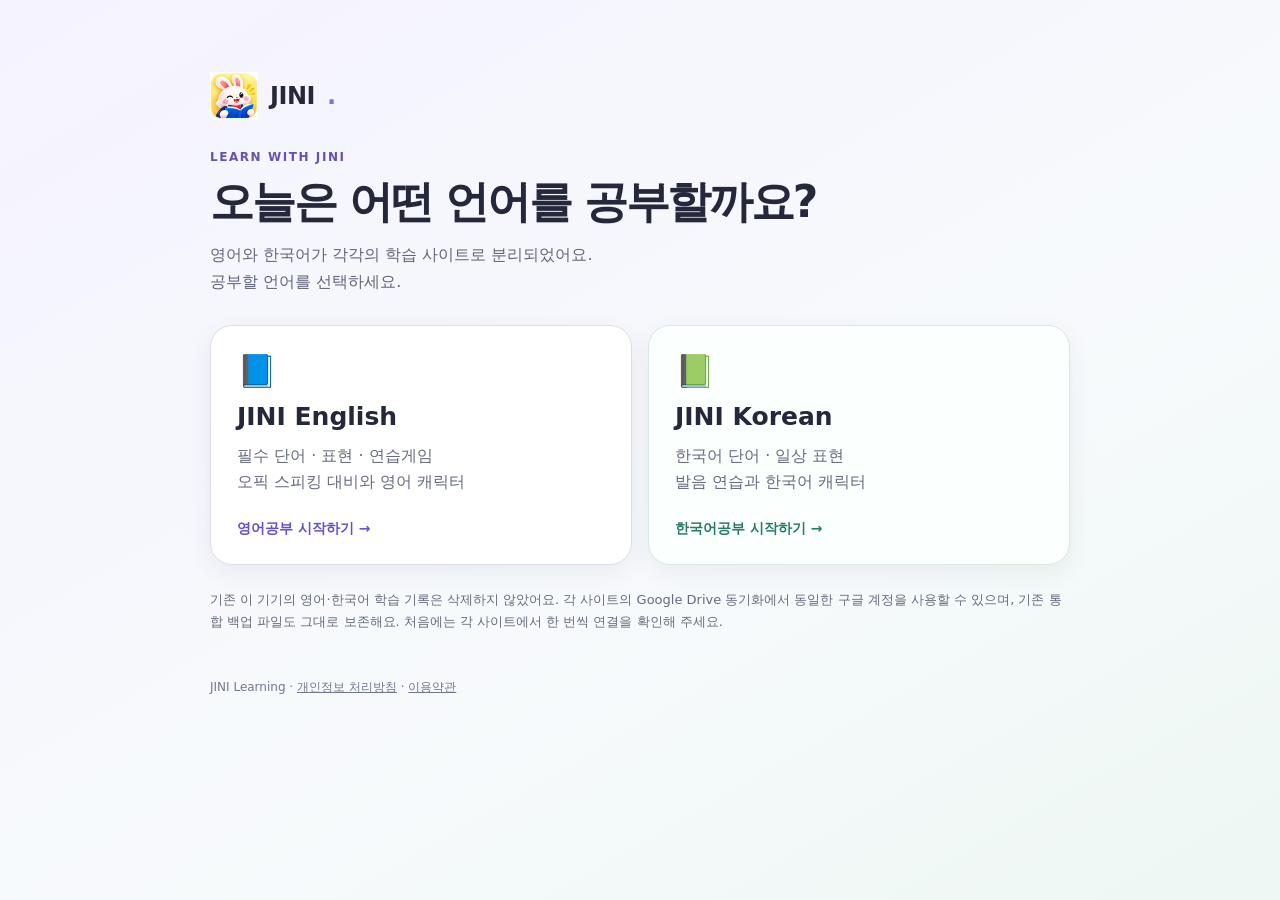
<file: index.html>
<!doctype html>
<html lang="ko">
<head>
<meta charset="utf-8">
<meta name="viewport" content="width=device-width, initial-scale=1">
<meta name="theme-color" content="#6859d9">
<title>JINI — 학습 언어 선택</title>
<link rel="icon" type="image/svg+xml" href="icons/jini-bunny.svg">
<link rel="manifest" href="manifest.webmanifest">
<style>
:root{color-scheme:light dark;font-family:system-ui,-apple-system,"Noto Sans KR",sans-serif}
*{box-sizing:border-box}
body{min-height:100dvh;margin:0;background:linear-gradient(150deg,#f5f3ff,#f7fafc 60%,#edf7f3);color:#25273b}
main{width:min(860px,calc(100% - 32px));margin:0 auto;padding:clamp(42px,8vh,96px) 0 40px}
.brand{display:flex;align-items:center;gap:12px;font-size:24px;font-weight:800;letter-spacing:-.02em}
.brand img{width:48px;height:48px}
.eyebrow{font-size:12px;text-transform:uppercase;letter-spacing:.13em;font-weight:800;color:#6752a9;margin:30px 0 10px}
h1{font-size:clamp(28px,4vw,44px);letter-spacing:-.05em;line-height:1.25;margin:0 0 12px}
.lead{color:#606579;line-height:1.7;margin:0 0 30px}
.cards{display:grid;grid-template-columns:repeat(2,minmax(0,1fr));gap:16px}
.card{display:flex;flex-direction:column;gap:12px;border:1px solid #ddddeb;background:#fff;border-radius:22px;padding:26px;text-decoration:none;color:#25273b;box-shadow:0 8px 25px #3c385012;min-height:240px;transition:transform .15s,box-shadow .15s}
.card:hover,.card:focus-visible{transform:translateY(-3px);box-shadow:0 14px 32px #3c385024;outline:2px solid #8b7aef;outline-offset:2px}
.card.korean{border-color:#d8e9df;background:#fbfffd}
.emoji{font-size:32px}.card h2{font-size:25px;margin:0}.card p{line-height:1.6;color:#656b7c;margin:0}
.card strong{margin-top:auto;color:#6252ca;font-size:14px}.card.korean strong{color:#277b66}
.note{font-size:13px;line-height:1.7;color:#656b7c;margin-top:24px}
footer{margin-top:45px;font-size:12px;color:#71778b}
footer a{color:inherit}
@media(max-width:640px){.cards{grid-template-columns:1fr}.card{min-height:194px;padding:23px}}
@media(prefers-color-scheme:dark){body{background:linear-gradient(150deg,#1c1930,#171d25 65%,#152a25);color:#f4f3fb}.card{background:#27283b;color:#f4f3fb;border-color:#49485d}.card.korean{background:#1d3532;border-color:#41645c}.card p,.lead,.note,footer{color:#b8bdd0}.eyebrow{color:#b9a4ff}.card strong{color:#b9a4ff}.card.korean strong{color:#9ae0cd}}
</style>
</head>
<body>
<main>
  <div class="brand"><img src="icons/jini-bunny.svg" alt="">JINI<span style="color:#8170e7">.</span></div>
  <p class="eyebrow">Learn with JINI</p>
  <h1>오늘은 어떤 언어를 공부할까요?</h1>
  <p class="lead">영어와 한국어가 각각의 학습 사이트로 분리되었어요.<br>공부할 언어를 선택하세요.</p>
  <div class="cards">
    <a class="card english" href="english/" aria-label="JINI English 영어공부 바로가기">
      <span class="emoji" aria-hidden="true">📘</span>
      <h2>JINI English</h2>
      <p>필수 단어 · 표현 · 연습게임<br>오픽 스피킹 대비와 영어 캐릭터</p>
      <strong>영어공부 시작하기 →</strong>
    </a>
    <a class="card korean" href="korean/" aria-label="JINI Korean 한국어공부 바로가기">
      <span class="emoji" aria-hidden="true">📗</span>
      <h2>JINI Korean</h2>
      <p>한국어 단어 · 일상 표현<br>발음 연습과 한국어 캐릭터</p>
      <strong>한국어공부 시작하기 →</strong>
    </a>
  </div>
  <p class="note">기존 이 기기의 영어·한국어 학습 기록은 삭제하지 않았어요. 각 사이트의 Google Drive 동기화에서 동일한 구글 계정을 사용할 수 있으며, 기존 통합 백업 파일도 그대로 보존해요. 처음에는 각 사이트에서 한 번씩 연결을 확인해 주세요.</p>
  <footer>JINI Learning <span aria-hidden="true">·</span> <a href="privacy.html">개인정보 처리방침</a> <span aria-hidden="true">·</span> <a href="terms.html">이용약관</a></footer>
</main>
</body>
</html>
</file>
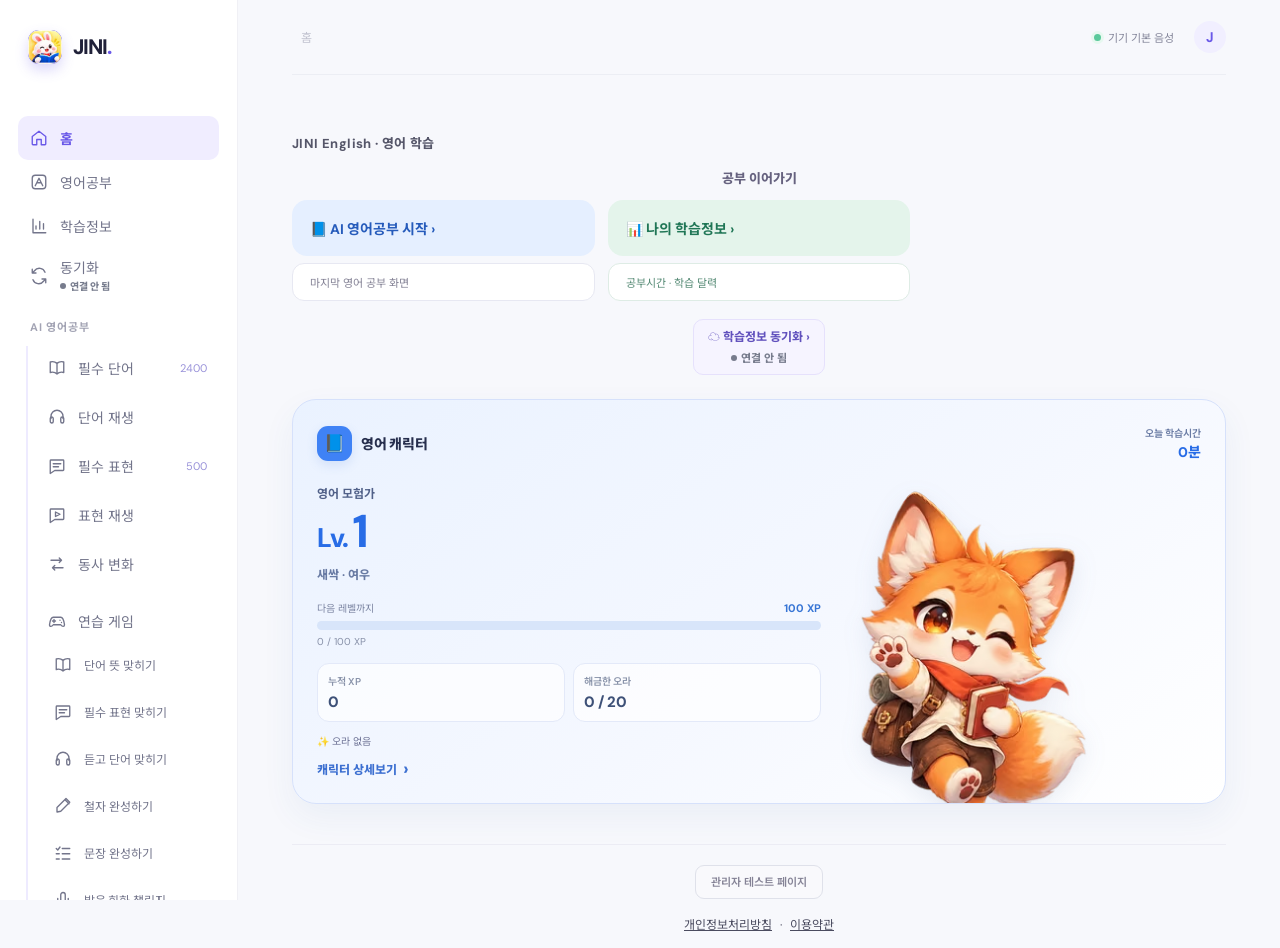
<file: english/index.html>
<!doctype html>
<html lang="ko">
<head>
  <meta charset="utf-8">
  <base href="../">
  <script>window.JINI_APP_MODE="english";document.documentElement.dataset.jiniMode="english";</script>
  <style>html[data-jini-mode="english"] #korean-study-menu,html[data-jini-mode="english"] #korean-menu-label,html[data-jini-mode="english"] #korean-study-hub{display:none!important}</style>
  <meta name="viewport" content="width=device-width, initial-scale=1">
  <meta name="theme-color" content="#6958e8">
  <link rel="manifest" href="english/manifest.webmanifest?v=20261023-split-v1">
  <link rel="icon" type="image/svg+xml" href="icons/jini-bunny.svg?v=20261019-bunny-v1">
  <title>JINI English — 영어공부</title>
  <link rel="preconnect" href="https://fonts.googleapis.com">
  <link rel="preconnect" href="https://fonts.gstatic.com" crossorigin>
  <link href="https://fonts.googleapis.com/css2?family=DM+Sans:wght@400;500;600;700;800&family=Noto+Sans+KR:wght@400;500;600;700;800&display=swap" rel="stylesheet">
  <link rel="stylesheet" href="styles.css?v=20261021-home-tabs-info-sync-v1">
  <link rel="stylesheet" href="korean-game.css?v=20261021-page-bottom-spacing-v1">
  <link rel="stylesheet" href="english-game.css?v=20261021-page-bottom-spacing-v1">
  <link rel="stylesheet" href="game-character.css?v=20261018-growth-aura-1">
  <link rel="stylesheet" href="game-character-aura.css?v=20261018-aura-2">
  <link rel="stylesheet" href="game-character-reward.css?v=20261018-reward-demo-v1">
  <link rel="stylesheet" href="home-characters.css?v=20261021-home-time-heading-v2">
  <link rel="stylesheet" href="study-time.css?v=20261021-study-info-tab-visible-v2">
  <link rel="stylesheet" href="jini-chrome-launch.css?v=20261018-number-left-v1">
  <link rel="stylesheet" href="jini-install.css?v=20261018-number-left-v1">
  <link rel="stylesheet" href="jini-address-bar.css?v=20261018-standalone-address-v1">
  <link rel="stylesheet" href="admin-preview.css?v=20261021-admin-footer-v2">
  <link rel="stylesheet" href="english-expressions.css?v=20261021-page-bottom-spacing-v1">
  <link rel="stylesheet" href="opic.css?v=20261114-speaking-choice-v1">
  <link rel="stylesheet" href="opic-mock.css?v=20261021-page-bottom-spacing-v1">
  <link rel="stylesheet" href="toeic-speaking.css?v=20261114-contrast-v3">
  <link rel="stylesheet" href="toeic-exam.css?v=20261114-menus-exam-v1">
  <link rel="stylesheet" href="jini-sync.css?v=20261021-usage-breakdown-v1">
  <link rel="stylesheet" href="navigation.css?v=20261021-site-data-usage-v1">
</head>
<body>
  <div class="app-shell">
    <aside class="sidebar" data-study="home">
      <a class="brand" href="#" aria-label="JINI 홈">
        <span class="brand-mark"><img class="brand-bunny" src="icons/jini-bunny.svg?v=20261019-bunny-v1" width="34" height="34" alt="" aria-hidden="true"></span>
        <span>JINI<span class="brand-dot">.</span></span>
      </a>

      <nav class="home-nav" aria-label="기본 메뉴">
        <button class="nav-item active" data-page="home">
          <span class="nav-icon" aria-hidden="true"><svg viewBox="0 0 24 24" fill="none" stroke="currentColor" stroke-width="1.8" stroke-linecap="round" stroke-linejoin="round" focusable="false"><path d="m3 10 9-7 9 7v10a1 1 0 0 1-1 1h-5v-7H9v7H4a1 1 0 0 1-1-1Z"/></svg></span><span>홈</span>
        </button>
        <button class="nav-item home-study-shortcut" data-page="study-menu" type="button">
          <span class="nav-icon" aria-hidden="true"><svg viewBox="0 0 24 24" fill="none" stroke="currentColor" stroke-width="1.8" stroke-linecap="round" stroke-linejoin="round" focusable="false"><rect x="3" y="3" width="18" height="18" rx="4"/><path d="m7 17 5-10 5 10M9 13h6"/></svg></span><span>영어공부</span>
        </button>
        <button class="nav-item home-study-shortcut" data-page="ko-study-menu" type="button">
          <span class="nav-icon" aria-hidden="true"><svg viewBox="0 0 24 24" fill="none" stroke="currentColor" stroke-width="1.8" stroke-linecap="round" stroke-linejoin="round" focusable="false"><rect x="3" y="3" width="18" height="18" rx="4"/><path d="M7 8h6v8M17 7v11m0-6h3"/></svg></span><span>한글공부</span>
        </button>
        <button class="nav-item home-study-info-link" data-page="study-info" type="button" aria-label="나의 학습정보 열기">
          <span class="nav-icon" aria-hidden="true"><svg viewBox="0 0 24 24" fill="none" stroke="currentColor" stroke-width="1.8" stroke-linecap="round" stroke-linejoin="round" focusable="false"><path d="M4 3v18h17M8 16v-4m5 4V6m5 10V9"/></svg></span><span>학습정보</span>
        </button>
        <button class="nav-item home-sync-link" data-page="sync" type="button" data-sync-state="disconnected" aria-label="학습정보 동기화 열기">
          <span class="nav-icon" aria-hidden="true"><svg viewBox="0 0 24 24" fill="none" stroke="currentColor" stroke-width="1.8" stroke-linecap="round" stroke-linejoin="round" focusable="false"><path d="M20 7a8 8 0 0 0-14-2L3 8m0-5v5h5M4 17a8 8 0 0 0 14 2l3-3m0 5v-5h-5"/></svg></span>
          <span class="home-sync-label">
            <span class="home-sync-title">동기화</span>
            <small id="jini-sync-menu-status" class="home-sync-status" aria-live="polite">연결 안 됨</small>
          </span>
        </button>
      </nav>
      <div class="menu-label study-menu-label" id="english-menu-label">AI 영어공부</div>
      <nav class="main-nav study-menu" id="english-study-menu" aria-label="AI 영어공부 메뉴">
        <div class="nav-submenu" role="group" aria-label="AI 영어공부 하위 메뉴">
          <button class="nav-item" data-page="vocabulary">
            <span class="nav-icon" aria-hidden="true"><svg viewBox="0 0 24 24" fill="none" stroke="currentColor" stroke-width="1.8" stroke-linecap="round" stroke-linejoin="round" focusable="false"><path d="M12 5v15M3 4c4-1 7 0 9 2 2-2 5-3 9-2v14c-4-1-7 0-9 2-2-2-5-3-9-2Z"/></svg></span><span>필수 단어</span><span class="nav-count" id="nav-total-count">2400</span>
          </button>
          <button class="nav-item" data-page="player">
            <span class="nav-icon" aria-hidden="true"><svg viewBox="0 0 24 24" fill="none" stroke="currentColor" stroke-width="1.8" stroke-linecap="round" stroke-linejoin="round" focusable="false"><path d="M4 14v-3a8 8 0 0 1 16 0v3"/><rect x="3" y="12" width="4" height="8" rx="2"/><rect x="17" y="12" width="4" height="8" rx="2"/></svg></span><span>단어 재생</span>
          </button>
          <button class="nav-item" data-page="english-expressions" type="button">
            <span class="nav-icon" aria-hidden="true"><svg viewBox="0 0 24 24" fill="none" stroke="currentColor" stroke-width="1.8" stroke-linecap="round" stroke-linejoin="round" focusable="false"><path d="M4 4h16a1 1 0 0 1 1 1v12a1 1 0 0 1-1 1H9l-6 4V5a1 1 0 0 1 1-1Z"/><path d="M7 9h10M7 13h7"/></svg></span><span>필수 표현</span><span class="nav-count">500</span>
          </button>
          <button class="nav-item" data-page="english-expression-player" type="button">
            <span class="nav-icon" aria-hidden="true"><svg viewBox="0 0 24 24" fill="none" stroke="currentColor" stroke-width="1.8" stroke-linecap="round" stroke-linejoin="round" focusable="false"><path d="M4 4h16a1 1 0 0 1 1 1v12a1 1 0 0 1-1 1H9l-6 4V5a1 1 0 0 1 1-1Z"/><path d="m10 8 6 3-6 3Z"/></svg></span><span>표현 재생</span>
          </button>
          <button class="nav-item" data-page="verb-forms">
            <span class="nav-icon" aria-hidden="true"><svg viewBox="0 0 24 24" fill="none" stroke="currentColor" stroke-width="1.8" stroke-linecap="round" stroke-linejoin="round" focusable="false"><path d="M4 7h14l-3-3m3 3-3 3M20 17H6l3-3m-3 3 3 3"/></svg></span><span>동사 변화</span>
          </button>
          <div class="practice-menu-group" role="group" data-practice="english" aria-label="연습 게임 유형별 선택">
            <div class="practice-menu-header">
              <button class="nav-item" data-page="english-game" type="button"><span class="nav-icon" aria-hidden="true"><svg viewBox="0 0 24 24" fill="none" stroke="currentColor" stroke-width="1.8" stroke-linecap="round" stroke-linejoin="round" focusable="false"><path d="M7 7h10c3 0 4 3 5 10 0 3-3 3-5 0H7c-2 3-5 3-5 0 1-7 2-10 5-10Z"/><path d="M6 12h4m-2-2v4M16 11h.01M18 14h.01"/></svg></span><span>연습 게임</span></button>
              <button class="practice-menu-toggle" type="button" aria-expanded="false" aria-label="연습 게임 하위 메뉴 열기" aria-controls="english-game-menu-children"><span aria-hidden="true">▾</span></button>
            </div>
            <div class="practice-menu-children" id="english-game-menu-children" role="group" aria-label="연습 게임 하위 메뉴">
              <button class="nav-item practice-menu-child" data-page="english-game" data-game-mode="word" type="button"><span class="nav-icon" aria-hidden="true"><svg viewBox="0 0 24 24" fill="none" stroke="currentColor" stroke-width="1.8" stroke-linecap="round" stroke-linejoin="round" focusable="false"><path d="M12 5v15M3 4c4-1 7 0 9 2 2-2 5-3 9-2v14c-4-1-7 0-9 2-2-2-5-3-9-2Z"/></svg></span><span>단어 뜻 맞히기</span></button>
              <button class="nav-item practice-menu-child" data-page="english-game" data-game-mode="expression" type="button"><span class="nav-icon" aria-hidden="true"><svg viewBox="0 0 24 24" fill="none" stroke="currentColor" stroke-width="1.8" stroke-linecap="round" stroke-linejoin="round" focusable="false"><path d="M4 4h16a1 1 0 0 1 1 1v12a1 1 0 0 1-1 1H9l-6 4V5a1 1 0 0 1 1-1Z"/><path d="M7 9h10M7 13h7"/></svg></span><span>필수 표현 맞히기</span></button>
              <button class="nav-item practice-menu-child" data-page="english-game" data-game-mode="listen" type="button"><span class="nav-icon" aria-hidden="true"><svg viewBox="0 0 24 24" fill="none" stroke="currentColor" stroke-width="1.8" stroke-linecap="round" stroke-linejoin="round" focusable="false"><path d="M4 14v-3a8 8 0 0 1 16 0v3"/><rect x="3" y="12" width="4" height="8" rx="2"/><rect x="17" y="12" width="4" height="8" rx="2"/></svg></span><span>듣고 단어 맞히기</span></button>
              <button class="nav-item practice-menu-child" data-page="english-game" data-game-mode="spelling" type="button"><span class="nav-icon" aria-hidden="true"><svg viewBox="0 0 24 24" fill="none" stroke="currentColor" stroke-width="1.8" stroke-linecap="round" stroke-linejoin="round" focusable="false"><path d="m15 4 5 5M4 20l5-1L21 7l-5-5L4 14Z"/></svg></span><span>철자 완성하기</span></button>
              <button class="nav-item practice-menu-child" data-page="english-game" data-game-mode="sentence" type="button"><span class="nav-icon" aria-hidden="true"><svg viewBox="0 0 24 24" fill="none" stroke="currentColor" stroke-width="1.8" stroke-linecap="round" stroke-linejoin="round" focusable="false"><path d="m3 6 2 2 3-4M11 6h10M3 13h4m4 0h10M3 20h4m4 0h10"/></svg></span><span>문장 완성하기</span></button>
              <button class="nav-item practice-menu-child" data-page="english-game" data-game-mode="speaking" type="button"><span class="nav-icon" aria-hidden="true"><svg viewBox="0 0 24 24" fill="none" stroke="currentColor" stroke-width="1.8" stroke-linecap="round" stroke-linejoin="round" focusable="false"><rect x="9" y="2" width="6" height="13" rx="3"/><path d="M5 10v2a7 7 0 0 0 14 0v-2M12 19v3m-4 0h8"/></svg></span><span>발음·회화 챌린지</span></button>
              <button class="nav-item practice-menu-child" data-page="english-game" data-game-mode="review" type="button"><span class="nav-icon" aria-hidden="true"><svg viewBox="0 0 24 24" fill="none" stroke="currentColor" stroke-width="1.8" stroke-linecap="round" stroke-linejoin="round" focusable="false"><path d="M4 8V3m0 5h5M4 8a9 9 0 1 1-1 8"/><path d="m9 12 2 2 4-4"/></svg></span><span>오답 복습</span></button>
              <button class="nav-item practice-menu-child" data-page="english-game" data-game-mode="remind" type="button"><span class="nav-icon" aria-hidden="true"><svg viewBox="0 0 24 24" fill="none" stroke="currentColor" stroke-width="1.8" stroke-linecap="round" stroke-linejoin="round" focusable="false"><path d="M3 7h16l-3-3m3 3-3 3M21 17H5l3-3m-3 3 3 3"/></svg></span><span>리마인드</span></button>
            </div>
          </div>
          <div class="opic-menu-group" role="group" aria-label="스피킹 대비 학습">
            <div class="opic-menu-header">
              <button class="nav-item" data-page="speaking" type="button">
                <span class="nav-icon" aria-hidden="true"><svg viewBox="0 0 24 24" fill="none" stroke="currentColor" stroke-width="1.8" stroke-linecap="round" stroke-linejoin="round" focusable="false"><rect x="9" y="2" width="6" height="13" rx="3"/><path d="M5 10v2a7 7 0 0 0 14 0v-2M12 19v3m-4 0h8"/></svg></span><span>스피킹 대비</span>
              </button>
              <button class="opic-menu-toggle" type="button" aria-label="스피킹 대비 하위 메뉴 열기" aria-expanded="false" aria-controls="opic-menu-children">
                <span aria-hidden="true">▾</span>
              </button>
            </div>
            <div class="opic-menu-children" id="opic-menu-children" role="group" aria-label="스피킹 대비 하위 메뉴">
              <button class="nav-item opic-menu-child" data-page="opic-home" type="button">
                <span class="nav-icon" aria-hidden="true">🎤</span><span>오픽 (OPIc)</span>
              </button>
              <button class="nav-item opic-menu-child" data-page="toeic-speaking" type="button" aria-label="토익스피킹 학습 메뉴">
                <span class="nav-icon" aria-hidden="true">🎙️</span><span>토익스피킹</span>
              </button>
              <div class="toeic-submenu-children" role="group" aria-label="토익스피킹 하위 메뉴">
                <button class="nav-item opic-menu-child toeic-submenu-child" data-page="toeic-basic" type="button"><span>기초 답변 훈련</span></button>
                <button class="nav-item opic-menu-child toeic-submenu-child" data-page="toeic-types" type="button"><span>유형별 문제 연습</span></button>
                <button class="nav-item opic-menu-child toeic-submenu-child" data-page="toeic-mock" type="button"><span>실전 모의고사</span></button>
                <button class="nav-item opic-menu-child toeic-submenu-child" data-page="toeic-results" type="button"><span>시험 결과·복습</span></button>
              </div>
            </div>
          </div>
        </div>
      </nav>
      <div class="menu-label study-menu-label" id="korean-menu-label">AI 한글공부</div>
      <nav class="main-nav study-menu" id="korean-study-menu" aria-label="AI 한글공부 메뉴">
        <div class="nav-submenu" role="group" aria-label="AI 한글공부 하위 메뉴">
          <button class="nav-item" data-page="ko-vocabulary">
            <span class="nav-icon" aria-hidden="true"><svg viewBox="0 0 24 24" fill="none" stroke="currentColor" stroke-width="1.8" stroke-linecap="round" stroke-linejoin="round" focusable="false"><path d="M12 5v15M3 4c4-1 7 0 9 2 2-2 5-3 9-2v14c-4-1-7 0-9 2-2-2-5-3-9-2Z"/></svg></span><span>필수 단어</span><span class="nav-count" id="nav-korean-count">763</span>
          </button>
          <button class="nav-item" data-page="ko-player">
            <span class="nav-icon" aria-hidden="true"><svg viewBox="0 0 24 24" fill="none" stroke="currentColor" stroke-width="1.8" stroke-linecap="round" stroke-linejoin="round" focusable="false"><path d="M4 14v-3a8 8 0 0 1 16 0v3"/><rect x="3" y="12" width="4" height="8" rx="2"/><rect x="17" y="12" width="4" height="8" rx="2"/></svg></span><span>단어 재생</span>
          </button>
          <button class="nav-item" data-page="ko-expressions">
            <span class="nav-icon" aria-hidden="true"><svg viewBox="0 0 24 24" fill="none" stroke="currentColor" stroke-width="1.8" stroke-linecap="round" stroke-linejoin="round" focusable="false"><path d="M4 4h16a1 1 0 0 1 1 1v12a1 1 0 0 1-1 1H9l-6 4V5a1 1 0 0 1 1-1Z"/><path d="M7 9h10M7 13h7"/></svg></span><span>일상생활 표현</span><span class="nav-count" id="nav-korean-expression-count">700</span>
          </button>
          <button class="nav-item" data-page="ko-expression-player">
            <span class="nav-icon" aria-hidden="true"><svg viewBox="0 0 24 24" fill="none" stroke="currentColor" stroke-width="1.8" stroke-linecap="round" stroke-linejoin="round" focusable="false"><path d="M4 4h16a1 1 0 0 1 1 1v12a1 1 0 0 1-1 1H9l-6 4V5a1 1 0 0 1 1-1Z"/><path d="m10 8 6 3-6 3Z"/></svg></span><span>표현 재생</span>
          </button>
          <div class="practice-menu-group" role="group" data-practice="korean" aria-label="연습 게임 유형별 선택">
            <div class="practice-menu-header">
              <button class="nav-item" data-page="ko-game" type="button"><span class="nav-icon" aria-hidden="true"><svg viewBox="0 0 24 24" fill="none" stroke="currentColor" stroke-width="1.8" stroke-linecap="round" stroke-linejoin="round" focusable="false"><path d="M7 7h10c3 0 4 3 5 10 0 3-3 3-5 0H7c-2 3-5 3-5 0 1-7 2-10 5-10Z"/><path d="M6 12h4m-2-2v4M16 11h.01M18 14h.01"/></svg></span><span>연습 게임</span></button>
              <button class="practice-menu-toggle" type="button" aria-expanded="false" aria-label="연습 게임 하위 메뉴 열기" aria-controls="korean-game-menu-children"><span aria-hidden="true">▾</span></button>
            </div>
            <div class="practice-menu-children" id="korean-game-menu-children" role="group" aria-label="연습 게임 하위 메뉴">
              <button class="nav-item practice-menu-child" data-page="ko-game" data-game-mode="word" type="button"><span class="nav-icon" aria-hidden="true"><svg viewBox="0 0 24 24" fill="none" stroke="currentColor" stroke-width="1.8" stroke-linecap="round" stroke-linejoin="round" focusable="false"><path d="M12 5v15M3 4c4-1 7 0 9 2 2-2 5-3 9-2v14c-4-1-7 0-9 2-2-2-5-3-9-2Z"/></svg></span><span>단어 뜻 맞히기</span></button>
              <button class="nav-item practice-menu-child" data-page="ko-game" data-game-mode="sound" type="button"><span class="nav-icon" aria-hidden="true"><svg viewBox="0 0 24 24" fill="none" stroke="currentColor" stroke-width="1.8" stroke-linecap="round" stroke-linejoin="round" focusable="false"><path d="M4 14v-3a8 8 0 0 1 16 0v3"/><rect x="3" y="12" width="4" height="8" rx="2"/><rect x="17" y="12" width="4" height="8" rx="2"/></svg></span><span>발음 듣고 맞히기</span></button>
              <button class="nav-item practice-menu-child" data-page="ko-game" data-game-mode="pron" type="button"><span class="nav-icon" aria-hidden="true"><svg viewBox="0 0 24 24" fill="none" stroke="currentColor" stroke-width="1.8" stroke-linecap="round" stroke-linejoin="round" focusable="false"><rect x="9" y="2" width="6" height="13" rx="3"/><path d="M5 10v2a7 7 0 0 0 14 0v-2M12 19v3m-4 0h8"/></svg></span><span>발음 따라 말하기</span></button>
              <button class="nav-item practice-menu-child" data-page="ko-game" data-game-mode="dialog" type="button"><span class="nav-icon" aria-hidden="true"><svg viewBox="0 0 24 24" fill="none" stroke="currentColor" stroke-width="1.8" stroke-linecap="round" stroke-linejoin="round" focusable="false"><path d="M4 4h16a1 1 0 0 1 1 1v12a1 1 0 0 1-1 1H9l-6 4V5a1 1 0 0 1 1-1Z"/><path d="M7 9h10M7 13h7"/></svg></span><span>실전 회화</span></button>
              <button class="nav-item practice-menu-child" data-page="ko-game" data-game-mode="review" type="button"><span class="nav-icon" aria-hidden="true"><svg viewBox="0 0 24 24" fill="none" stroke="currentColor" stroke-width="1.8" stroke-linecap="round" stroke-linejoin="round" focusable="false"><path d="M4 8V3m0 5h5M4 8a9 9 0 1 1-1 8"/><path d="m9 12 2 2 4-4"/></svg></span><span>오답 복습</span></button>
              <button class="nav-item practice-menu-child" data-page="ko-game" data-game-mode="remind" type="button"><span class="nav-icon" aria-hidden="true"><svg viewBox="0 0 24 24" fill="none" stroke="currentColor" stroke-width="1.8" stroke-linecap="round" stroke-linejoin="round" focusable="false"><path d="M3 7h16l-3-3m3 3-3 3M21 17H5l3-3m-3 3 3 3"/></svg></span><span>리마인드</span></button>
            </div>
          </div>
        </div>
      </nav>

      <div class="sidebar-note">
        <span class="note-icon">✦</span>
        <strong>매일 조금씩</strong>
        <p>오늘의 단어를 듣고<br>소리 내어 따라 해 보세요.</p>
      </div>
      <div class="sidebar-foot" id="sidebar-foot">YOUR DAILY ENGLISH<br><span>기초부터 차근차근</span></div>
    </aside>

    <main class="main-content">
      <div class="jini-address-bar" id="jini-address-bar" role="navigation" aria-label="JINI 앱 주소창" hidden>
        <button class="jini-address-icon" id="jini-address-back" type="button" aria-label="이전 페이지" title="뒤로가기">‹</button>
        <form class="jini-address-form" id="jini-address-form" aria-label="웹 주소 입력 및 이동">
          <input class="jini-address-field" id="jini-address-input" type="text" inputmode="url" aria-label="웹 주소" spellcheck="false" autocomplete="off" autocapitalize="off" autocorrect="off" value="https://16jweb.github.io/JINI/">
          <button class="jini-address-go" type="submit" aria-label="입력한 주소로 이동" title="주소로 이동">이동</button>
        </form>
        <button class="jini-address-icon" id="jini-address-reload" type="button" aria-label="새로고침" title="새로고침">↻</button>
        <button class="jini-address-icon" id="jini-address-copy" type="button" aria-label="현재 주소 복사" title="주소 복사">⧉</button>
        <p class="jini-address-feedback" id="jini-address-feedback" role="status" aria-live="polite"></p>
      </div>
      <header class="topbar">
        <div class="topbar-start">
          <div class="breadcrumb"><span class="breadcrumb-root" id="breadcrumb-section">홈</span><span id="breadcrumb-divider" hidden> / </span><strong id="breadcrumb-level"></strong></div>
        </div>
        <div class="top-actions">
          <button class="study-sync-link" data-page="sync" type="button" data-sync-state="disconnected" aria-label="학습정보 동기화 열기"><span>☁ 동기화</span><small id="study-sync-status" class="home-sync-status" aria-live="polite">연결 안 됨</small></button>
          <span class="voice-status"><i></i> 기기 기본 음성</span>
          <button class="profile" aria-label="프로필">J</button>
        </div>
      </header>

      <section class="home-section" id="home-section">
        <div class="jini-home-wrap">
          <div class="jini-home-tools" role="group" aria-label="브라우저 및 홈 화면 바로가기">
          <div id="jini-chrome-launch" class="jini-chrome-launch" hidden>
            <div class="jini-chrome-intro" hidden>
              <strong>🔊 음성 학습은 Chrome 브라우저를 권장해요</strong>
              <p>재생이 끊기거나 반복 횟수가 달라지면 Chrome에서 열어 보세요.</p>
              <p id="jini-kakao-notice" hidden>카카오톡 내부 브라우저에서는 음성 재생이 불안정할 수 있어요.</p>
            </div>
            <a id="jini-open-chrome" class="jini-chrome-open" href="https://16jweb.github.io/JINI/" aria-label="1. 크롬에서 열기">1. 🌐 크롬에서 열기</a>
            <div id="jini-chrome-help" class="jini-chrome-help" hidden>
              <p>Chrome이 열리지 않나요? 카카오톡 화면의 <b>⋯ 메뉴 → 다른 브라우저로 열기</b>를 선택하거나, 링크를 복사해 Chrome 주소창에 붙여넣어 주세요.</p>
              <button id="jini-chrome-copy" class="jini-chrome-copy" type="button">🔗 링크 복사</button>
              <span id="jini-chrome-copy-status" class="jini-chrome-copy-status" role="status" aria-live="polite"></span>
            </div>
          </div>
          <div id="jini-install-panel" class="jini-install-panel" hidden>
            <div class="jini-install-copy" hidden>
              <strong>📲 JINI를 휴대폰 홈 화면에 추가하세요</strong>
              <span>앱처럼 아이콘을 눌러 바로 공부할 수 있어요.</span>
            </div>
            <button type="button" id="jini-install-button" class="jini-install-button">2. ＋ 홈 화면에 추가</button>
            <div id="jini-install-guide" class="jini-install-guide" hidden>
              <p id="jini-install-guide-text"></p>
              <span id="jini-install-status" class="jini-install-status" role="status" aria-live="polite"></span>
            </div>
          </div>
          </div>
          <strong class="jini-home-actions-title">공부 이어가기</strong>
          <div class="home-study-tabs" role="group" aria-label="공부할 언어 선택">
            <div class="home-study-choice">
              <button class="home-start-button" id="start-learning" type="button" data-page="study-menu">📘 AI 영어공부 시작 ›</button>
              <button class="home-resume-button" id="resume-english-study" type="button" data-resume-study="english">마지막 영어 공부 화면</button>
            </div>
            <div class="home-study-choice">
              <button class="home-start-button" id="start-korean-learning" type="button" data-page="ko-study-menu"><span class="korean-book-icon" aria-hidden="true"><svg viewBox="0 0 24 28" fill="none" focusable="false"><rect x="3" y="2" width="19" height="24" rx="3" fill="#99d2c2"/><path d="M7 2v24" stroke="#4d9e89" stroke-width="2"/><path d="M11 9h7M11 13h5" stroke="#f1fcf7" stroke-width="2" stroke-linecap="round"/><path d="M8 23h12" stroke="#d9f0e7" stroke-width="2" stroke-linecap="round"/></svg></span> AI 한글공부 시작 ›</button>
              <button class="home-resume-button" id="resume-korean-study" type="button" data-resume-study="korean">마지막 한글 공부 화면</button>
            </div>
            <div class="home-study-choice">
              <button class="home-start-button" id="open-study-info" type="button" data-page="study-info">📊 나의 학습정보 ›</button>
              <button class="home-resume-button" type="button" data-page="study-info">공부시간 · 학습 달력</button>
            </div>
          </div>
          <button class="home-sync-quicklink" type="button" data-page="sync" data-sync-state="disconnected" aria-label="학습정보 동기화 열기">
            <span class="home-sync-quicklink-title">☁ 학습정보 동기화 ›</span>
            <small id="jini-sync-home-status" class="home-sync-status" aria-live="polite">연결 안 됨</small>
          </button>
          <div class="jini-home-character-grid" aria-label="나의 영어·한글 캐릭터">
            <div class="jgc-home-slot" id="jini-home-character-english" data-jini-character-panel="english" data-jini-character-home="true"></div>
            <div class="jgc-home-slot" id="jini-home-character-korean" data-jini-character-panel="korean" data-jini-character-home="true"></div>
          </div>
          <div class="jini-home-admin-footer">
            <button id="jini-admin-entry" type="button" aria-haspopup="dialog" aria-controls="jini-admin-dialog">관리자 테스트 페이지</button>
          </div>
        </div>
      </section>

<section class="study-hub" id="english-study-hub" aria-label="영어공부 학습 메뉴" hidden>
  <button class="bookmark-button" data-page="home" type="button">← 홈</button>
  <p class="study-hub-eyebrow">📘 영어공부</p>
  <p class="study-hub-intro">원하는 메뉴를 골라 시작하세요. 마지막 학습 위치는 그대로 기억해요.</p>
  <div class="study-hub-grid"><button class="study-hub-card" data-page="vocabulary" type="button"><span class="study-hub-icon" aria-hidden="true">📘</span><span class="study-hub-copy"><strong>필수 단어</strong><small>전체·초등·중등·고등 단어 공부</small></span><span class="study-hub-arrow" aria-hidden="true">›</span></button>
<button class="study-hub-card" data-page="player" type="button"><span class="study-hub-icon" aria-hidden="true">♫</span><span class="study-hub-copy"><strong>단어 재생</strong><small>학년별 단어를 듣고 따라 하기</small></span><span class="study-hub-arrow" aria-hidden="true">›</span></button>
<button class="study-hub-card" data-page="english-expressions" type="button"><span class="study-hub-icon" aria-hidden="true">💬</span><span class="study-hub-copy"><strong>필수 표현</strong><small>상황별 표현과 예문 공부</small></span><span class="study-hub-arrow" aria-hidden="true">›</span></button>
<button class="study-hub-card" data-page="english-expression-player" type="button"><span class="study-hub-icon" aria-hidden="true">▶</span><span class="study-hub-copy"><strong>표현 재생</strong><small>표현·뜻·예문을 순서대로 듣기</small></span><span class="study-hub-arrow" aria-hidden="true">›</span></button>
<button class="study-hub-card" data-page="verb-forms" type="button"><span class="study-hub-icon" aria-hidden="true">↻</span><span class="study-hub-copy"><strong>동사 변화</strong><small>기본형부터 과거·과거분사까지</small></span><span class="study-hub-arrow" aria-hidden="true">›</span></button>
<button class="study-hub-card" data-page="english-game" type="button"><span class="study-hub-icon" aria-hidden="true">🎮</span><span class="study-hub-copy"><strong>연습 게임</strong><small>뜻·듣기·철자·회화 연습</small></span><span class="study-hub-arrow" aria-hidden="true">›</span></button>
<button class="study-hub-card" data-page="speaking" type="button"><span class="study-hub-icon" aria-hidden="true">🎤</span><span class="study-hub-copy"><strong>스피킹 대비</strong><small>오픽·토익스피킹 선택하기</small></span><span class="study-hub-arrow" aria-hidden="true">›</span></button></div>
</section>
<section class="study-hub" id="korean-study-hub" aria-label="한글공부 학습 메뉴" hidden>
  <button class="bookmark-button" data-page="home" type="button">← 홈</button>
  <p class="study-hub-eyebrow"><span class="korean-book-icon" aria-hidden="true"><svg viewBox="0 0 24 28" fill="none" focusable="false"><rect x="3" y="2" width="19" height="24" rx="3" fill="#99d2c2"/><path d="M7 2v24" stroke="#4d9e89" stroke-width="2"/><path d="M11 9h7M11 13h5" stroke="#f1fcf7" stroke-width="2" stroke-linecap="round"/><path d="M8 23h12" stroke="#d9f0e7" stroke-width="2" stroke-linecap="round"/></svg></span> 한글공부</p>
  <p class="study-hub-intro">원하는 메뉴를 골라 시작하세요. 마지막 학습 위치는 그대로 기억해요.</p>
  <div class="study-hub-grid"><button class="study-hub-card" data-page="ko-vocabulary" type="button"><span class="study-hub-icon" aria-hidden="true"><span class="korean-book-icon" aria-hidden="true"><svg viewBox="0 0 24 28" fill="none" focusable="false"><rect x="3" y="2" width="19" height="24" rx="3" fill="#99d2c2"/><path d="M7 2v24" stroke="#4d9e89" stroke-width="2"/><path d="M11 9h7M11 13h5" stroke="#f1fcf7" stroke-width="2" stroke-linecap="round"/><path d="M8 23h12" stroke="#d9f0e7" stroke-width="2" stroke-linecap="round"/></svg></span></span><span class="study-hub-copy"><strong>필수 단어</strong><small>한국어 단어와 베트남어 뜻 공부</small></span><span class="study-hub-arrow" aria-hidden="true">›</span></button>
<button class="study-hub-card" data-page="ko-player" type="button"><span class="study-hub-icon" aria-hidden="true">♫</span><span class="study-hub-copy"><strong>단어 재생</strong><small>한국어 발음을 듣고 따라 하기</small></span><span class="study-hub-arrow" aria-hidden="true">›</span></button>
<button class="study-hub-card" data-page="ko-expressions" type="button"><span class="study-hub-icon" aria-hidden="true">💬</span><span class="study-hub-copy"><strong>일상생활 표현</strong><small>생활 속 한국어 표현과 번역 공부</small></span><span class="study-hub-arrow" aria-hidden="true">›</span></button>
<button class="study-hub-card" data-page="ko-expression-player" type="button"><span class="study-hub-icon" aria-hidden="true">▶</span><span class="study-hub-copy"><strong>표현 재생</strong><small>한국어 표현을 순서대로 듣기</small></span><span class="study-hub-arrow" aria-hidden="true">›</span></button>
<button class="study-hub-card" data-page="ko-game" type="button"><span class="study-hub-icon" aria-hidden="true">🎮</span><span class="study-hub-copy"><strong>연습 게임</strong><small>단어·발음·회화 연습</small></span><span class="study-hub-arrow" aria-hidden="true">›</span></button></div>
</section>
      <section class="jst-section" id="jini-study-info-section" hidden>
        <div id="jini-study-time-root"></div>
      </section>

      <section id="jini-sync-page" class="jsy-home-page" aria-label="학습정보 동기화" hidden>
        <button id="sync-back-button" class="bookmark-button" type="button" style="min-height:36px;margin:12px 0 4px;font-size:12px">← 이전 페이지</button>
      <section class="jsy-section" id="jini-sync-section" aria-labelledby="jsy-title">
        <div class="jsy-head">
          <h1 id="jsy-title">↻ 학습정보 동기화</h1>
          <p>Google Drive를 통해 휴대폰과 컴퓨터의 학습기록을 안전하게 보관하고 이어서 공부하세요.</p>
        </div>
        <div class="jsy-card jsy-info">
          <h2>☁ Google Drive 자동 동기화</h2>
          <ul class="jsy-list">
            <li>영어·한글 학습 진도 및 일별·월별 학습시간</li>
            <li>캐릭터 레벨, XP, 보상 및 꾸미기 정보</li>
            <li>크롬 사이트 데이터를 삭제해도 Drive에 백업된 기록 복원 가능</li>
          </ul>
          <p class="jsy-muted">Google Drive에 연결하면 학습기록이 처음 변경된 시점부터 5분 동안 모아 한 번에 동기화합니다. 추가 변경으로 5분 대기시간이 늘어나지 않으며, 변경사항이 없을 때는 마지막 확인 이후 약 10분마다 Drive를 확인합니다. 다른 앱에서 돌아왔을 때도 마지막 확인 후 10분 이상 지났으면 최신 기록을 확인합니다. 홈의 동기화 화면을 계속 열어 둘 필요는 없습니다. 인증이 만료되면 Google 재연결이 필요하며, 서로 다른 문제의 학습기록은 중복 XP 없이 자동 병합하며, 캐릭터·설정 등 안전하게 합칠 수 없는 변경은 확인 후 처리합니다.</p>
        </div>
        <div class="jsy-card">
          <h2>동기화 연결 상태</h2>
          <div class="jsy-status-row"><span class="jsy-label">Google Drive</span><span id="jsy-state" class="jsy-pill">연결 안 됨</span></div>
          <div id="jsy-expired-notice" class="jsy-expired-notice" role="status" aria-live="polite" hidden>
            <strong>⚠ 동기화 인증이 만료됐어요</strong>
            <p id="jsy-unbacked-xp"></p>
            <p id="jsy-unbacked-xp-detail" class="jsy-muted"></p>
            <p class="jsy-muted">학습 기록은 이 기기에 저장되어 있어요. 마지막으로 확인한 Drive 백업을 기준으로 비교해요.</p>
            <button id="jsy-expired-reconnect" class="jsy-btn" type="button">Google 다시 연결</button>
          </div>
          <div class="jsy-status-row" id="jsy-learning-status-row"><span class="jsy-label">학습정보 확인</span><strong id="jsy-auto">확인 불가</strong></div>
          <div class="jsy-status-row"><span class="jsy-label">마지막 동기화</span><strong id="jsy-last">기록 없음</strong></div>
          <div class="jsy-status-row"><span class="jsy-label">Drive 백업 파일 용량</span><strong id="jsy-backup-size">Google 연결 후 확인</strong></div>
          <div class="jsy-data-audit" aria-label="Google Drive 데이터 비교">
            <strong>학습정보 실제 저장 상태 확인</strong>
            <p>연결됨은 Google 로그인 상태예요. 아래에서 XP·레벨·학습시간·캐릭터를 비교해야 복원 여부를 알 수 있어요.</p>
          <div id="jsy-message" class="jsy-message" role="status" aria-live="polite" hidden></div>
            <div class="jsy-audit-item"><span>이 기기의 학습기록</span><div id="jsy-local-summary">확인 중</div></div>
            <div class="jsy-audit-item"><span>Google Drive 백업</span><div id="jsy-remote-summary">Google 연결 후 확인</div></div>
            <p id="jsy-compare-note" class="jsy-muted">기존 기기에서 기록이 보이는지 먼저 확인하세요.</p>
          <div id="jsy-conflict" class="jsy-conflict" hidden>
            <strong>기기 간 학습기록이 달라요</strong>
            <p id="jsy-differences"></p>
            <p id="jsy-conflict-text">어느 기록을 사용할지 선택하세요.</p>
            <div class="jsy-buttons">
              <button id="jsy-use-drive" class="jsy-btn" type="button">Drive 기록 사용</button>
              <button id="jsy-use-local" class="jsy-btn" type="button">이 기기 기록 사용</button>
            </div>
          </div>
          </div>
          <div class="jsy-buttons">
            <button id="jsy-connect" class="jsy-btn primary" type="button">
              <span id="jsy-connect-label">↻ 동기화 하기</span>
              <small id="jsy-connect-progress" class="jsy-btn-progress" role="status" aria-live="polite" hidden>동기화 중…</small>
            </button>
            <button id="jsy-disconnect" class="jsy-btn" type="button" disabled>
              <span>⤬ 동기화 해제</span>
              <small id="jsy-disconnect-progress" class="jsy-btn-progress" role="status" aria-live="polite" hidden>해제 중…</small>
            </button>
          </div>
          <div id="jsy-config" class="jsy-config">Google Drive 자동 동기화는 <strong>Google OAuth 클라이언트 ID 설정 후</strong> 사용할 수 있습니다. 현재 기기의 학습기록은 그대로 유지됩니다.</div>
        </div>
        <div class="jsy-card">
          <h2>데이터 백업 관리</h2>
          <p class="jsy-muted">백업 데이터는 연결된 Google Drive에 저장됩니다.</p>
          <div class="jsy-buttons">
            <button id="jsy-backup" class="jsy-btn primary" type="button" disabled>☁ 지금 백업하기</button>
            <button id="jsy-restore" class="jsy-btn" type="button" disabled>↓ 백업 복원</button>
          </div>
          <button id="jsy-delete" class="jsy-btn danger" type="button" disabled>🗑 백업 데이터 삭제</button>
          <div id="jsy-confirm" class="jsy-confirm" hidden>
            <strong id="jsy-confirm-title">확인</strong>
            <p id="jsy-confirm-body"></p>
            <div class="jsy-buttons"><button id="jsy-cancel" class="jsy-btn" type="button">취소</button><button id="jsy-confirm-yes" class="jsy-btn danger" type="button">확인</button></div>
          </div>
          <details class="jsy-local-tools">
            <summary>인터넷 없이 파일로 직접 백업·복원</summary>
            <p class="jsy-muted">Google Drive 연결과 관계없이 현재 기기 학습정보를 파일로 내려받거나, 이전에 저장한 JSON 백업을 불러올 수 있습니다.</p>
            <div class="jsy-buttons"><button id="jsy-save-local" class="jsy-btn" type="button">JSON 파일 저장</button><label class="jsy-btn" style="text-align:center" for="jsy-load-local">JSON 파일 불러오기</label><input id="jsy-load-local" type="file" accept=".json,application/json" hidden></div>
          </details>
        </div>
        <div class="jsy-card">
          <h2>📁 Google Drive 저장 위치</h2>
          <div class="jsy-path">내 드라이브 &gt; <strong>JINI</strong><div class="jsy-path-file">📄 jini-backup.json</div></div>
          <p class="jsy-muted">동기화 연결 후 Google Drive의 '내 드라이브/JINI' 폴더에 저장합니다.</p>
          <a class="jsy-link" href="https://drive.google.com/drive/my-drive" target="_blank" rel="noopener noreferrer">Google Drive 열기 ↗</a>
        </div>
        <div class="jsy-card" aria-labelledby="jsy-usage-title">
          <div class="jsy-usage-header"><h2 id="jsy-usage-title">JINI 인터넷 데이터 사용량</h2><button id="jini-network-usage-refresh" class="jsy-btn jsy-usage-refresh" type="button" aria-label="인터넷 사용량 새로고침">↻ 새로고침</button></div>
          <div id="jini-network-usage-root">이 브라우저에서 오늘 사용한 데이터를 집계하고 있어요.</div>
        </div>
      </section>
      </section>



      <section class="vocabulary-section" hidden>
        <div class="section-heading">
          <div>
            <h1 class="page-title" id="section-title">필수 단어</h1>
            <div class="result-count" id="result-count"></div>
          </div>
          <label class="search-box">
            <span aria-hidden="true">⌕</span>
            <input id="search-input" type="search" placeholder="단어 또는 뜻 검색" autocomplete="off" aria-label="단어 또는 뜻 검색">
            <button class="search-clear" id="clear-search" type="button" aria-label="단어 검색어 지우기">×</button>
            <kbd>/</kbd>
          </label>
        </div>

        <div class="filter-row" id="vocabulary-filter-row">
          <div class="filters" id="vocabulary-filters" aria-label="단어 수준 필터">
            <button class="filter-chip selected" data-level="all">전체 <span class="chip-count" id="count-all">2400</span></button>
            <button class="filter-chip" data-level="초등">초등 <span class="chip-count" id="count-elementary">800</span></button>
            <button class="filter-chip" data-level="중등">중등 <span class="chip-count" id="count-middle">800</span></button>
            <button class="filter-chip" data-level="고등">고등 <span class="chip-count" id="count-high">800</span></button>
          </div>
          <div class="filters" id="korean-vocabulary-filters" aria-label="한글 학습 항목 수" hidden>
            <button class="filter-chip selected" type="button">전체 <span class="chip-count" id="korean-list-count"></span></button>
          </div>
          <div class="list-hint" id="vocabulary-hint"><span class="audio-mini">▶</span> 스피커를 눌러 발음을 들어 보세요</div>
        </div>

        <div class="bookmark-toolbar" aria-label="단어장 책갈피">
          <button class="bookmark-button" id="bookmark-current-page" type="button">☆ 이 페이지 책갈피</button>
          <div class="bookmark-list" id="vocabulary-bookmarks" aria-live="polite"></div>
        </div>

        <div class="vocabulary-item-navigation" id="vocabulary-item-navigation">
          <select class="player-item-select" id="vocabulary-item-select" aria-label="번호로 단어 이동"></select>
        </div>

        <div class="word-list" id="word-list" aria-live="polite"></div>
        <div class="empty-state" id="empty-state" hidden>
          <span>⌕</span><strong>검색 결과가 없어요</strong><p>다른 단어 또는 뜻으로 검색해 보세요.</p>
        </div>
        <div class="pagination" id="pagination"></div>
      </section>

      <section class="player-section" id="player-section" hidden>
        <div class="player-heading">
          <span class="eyebrow section-eyebrow">LISTEN &amp; LEARN</span>
          <h1 class="page-title" id="player-heading-title">단어 재생</h1>
          <p id="player-heading-description">학년과 재생 내용을 선택하고 시작해 보세요.</p>
          <button class="bookmark-button" id="open-language-packs" type="button" data-page="ko-language-packs" hidden>↓ 베트남어 음성 설정</button>
        </div>
        <div class="player-levels" id="player-levels" role="group" aria-label="재생할 단어 수준 선택">
          <button class="player-level selected" data-player-level="초등">초등 <span id="player-count-elementary">800개</span></button>
          <button class="player-level" data-player-level="중등">중등 <span id="player-count-middle">800개</span></button>
          <button class="player-level" data-player-level="고등">고등 <span id="player-count-high">800개</span></button>
        </div>
        <div class="bookmark-toolbar player-bookmark-toolbar" aria-label="저장한 단어·표현 책갈피" hidden>
          <div class="bookmark-list" id="player-bookmarks" aria-live="polite"></div>
        </div>
        <div class="player-levels player-categories" id="player-categories" role="group" aria-label="재생할 분류 선택" hidden></div>
        <div class="player-mode-options" role="group" aria-label="단어 재생 내용 선택">
          <span>재생 내용</span>
          <button class="player-mode-button" data-player-mode="word-meaning" type="button">단어 + 뜻</button>
          <button class="player-mode-button selected" data-player-mode="word-meaning-example" type="button">단어 + 뜻 + 예문</button>
        </div>
        <div class="player-card" id="player-card">
          <div class="player-card-top">
            <span class="word-level" id="player-level-label">초등</span>
            <div class="player-progress-tools">
              <span class="player-progress" id="player-progress">재생 버튼을 눌러 시작하세요</span>
              <select class="player-item-select" id="player-item-select" aria-label="번호로 단어 이동"></select>
            </div>
          </div>
          <div class="player-word" id="player-word">apple</div>
          <div class="player-pronunciation-vi" id="player-vietnamese-pronunciation" hidden></div>
          <div class="player-ipa" id="player-ipa">/ˈæpəl/</div>
          <div class="player-meaning" id="player-meaning">사과</div>
          <div class="player-other-senses" id="player-other-senses"></div>
          <div class="player-example" id="player-example">I eat an apple after school.</div>
          <div class="player-example-translation" id="player-example-translation"></div>
          <div class="player-example-extra" id="player-example-extra"></div>
          <div class="player-status" id="player-status" aria-live="polite">학년을 고르고 재생을 시작해 보세요.</div>
          <div class="player-controls-dock">
            <div class="player-controls">
              <button class="control-button secondary" id="previous-word" type="button" aria-label="이전 단어">‹</button>
              <button class="control-button primary" id="toggle-playback" type="button">▶ <span>재생</span></button>
              <button class="control-button secondary" id="next-word" type="button" aria-label="다음 단어">›</button>
              <button class="control-button secondary player-bookmark-control" id="bookmark-current-word" type="button" aria-label="현재 단어 책갈피 저장" aria-pressed="false" title="현재 단어 책갈피 저장">☆</button>
            </div>
            <div class="player-progress-track"><span id="player-progress-bar"></span></div>
          </div>
        </div>
      </section>

      <section class="ee-section" id="english-expressions-section" hidden>
        <div class="ee-heading">
          <div>
            <span class="eyebrow section-eyebrow">ESSENTIAL ENGLISH EXPRESSIONS</span>
            <h1 class="page-title">필수 표현</h1>
            <p>일상·직장·스피킹·여행·인간관계 필수 표현 500개를 공부해요. 카드를 누르면 표현·뜻·영어 예문·해석이 차례로 재생돼요.</p>
          </div>
          <span class="ee-count" id="ee-count">500개 표현</span>
        </div>
        <div class="ee-search-wrap">
          <input id="ee-search" type="search" placeholder="표현·뜻·예문 검색" autocomplete="off" aria-label="필수 표현 검색">
          <button id="ee-search-clear" type="button" aria-label="필수 표현 검색어 지우기">지우기</button>
        </div>
        <div id="ee-categories" class="ee-categories" role="group" aria-label="표현 분류"></div>
        <div class="vocabulary-item-navigation ee-item-navigation">
          <select class="player-item-select ee-item-select" id="ee-item-select" aria-label="번호로 표현 이동">
            <option value="">번호로 표현 이동</option>
          </select>
        </div>
        <p class="ee-status" id="ee-status" role="status" aria-live="polite"></p>
        <div class="ee-list" id="jini-essential-expressions"></div>
        <div class="pagination ee-pagination" id="ee-pagination" aria-label="표현 페이지 이동"></div>
      </section>

      <section class="verb-forms-section" id="verb-forms-section" hidden>
        <div class="player-heading">
          <span class="eyebrow section-eyebrow">VERB FORMS</span>
          <h1 class="page-title">동사 변화표</h1>
          <p>기본 동사를 먼저 익히고, 생활·대화·활동과 관련된 동사를 묶어서 학습해요. 행을 누르면 변화형과 뜻을 들려드려요.</p>
        </div>
        <div class="verb-auto-toolbar">
          <button class="bookmark-button" id="auto-play-verbs" type="button" aria-pressed="false">▶ 동사 변화 자동 재생</button>
        </div>
        <div class="verb-auto-current" id="verb-auto-current" hidden aria-label="자동 재생 중인 동사">
          <div class="verb-table-wrap">
            <table class="verb-table">
              <tbody id="verb-auto-current-row"></tbody>
            </table>
          </div>
        </div>
        <p class="verb-auto-status" id="verb-auto-status" aria-live="polite"></p>
        <label class="search-box verb-search">
          <span aria-hidden="true">⌕</span>
          <input id="verb-search-input" type="search" placeholder="동사 또는 뜻 검색" autocomplete="off" aria-label="동사 또는 뜻 검색">
          <button class="search-clear" id="clear-verb-search" type="button" aria-label="동사 검색어 지우기">×</button>
        </label>
        <div class="verb-table-summary">
          <span>현재형은 동사원형 기준입니다.</span>
          <strong id="verb-result-count" aria-live="polite"></strong>
        </div>
        <div class="verb-table-wrap">
          <table class="verb-table">
            <thead>
              <tr>
                <th scope="col">뜻</th>
                <th scope="col">현재형</th>
                <th scope="col">과거형</th>
                <th scope="col">과거분사</th>
              </tr>
            </thead>
            <tbody id="verb-table-body"></tbody>
          </table>
          <p class="verb-empty" id="verb-empty" hidden>검색 결과가 없습니다. 다른 동사나 뜻으로 검색해 보세요.</p>
        </div>
        <p class="verb-note">불규칙 동사는 과거형과 과거분사를 함께 익혀 보세요. 규칙 동사는 보통 동사원형에 <b>-ed</b>를 붙입니다.</p>
      </section>

      <section class="speaking-choice-section opic-section" id="speaking-choice-section" hidden>
        <div class="player-heading">
          <span class="eyebrow section-eyebrow">ENGLISH SPEAKING PRACTICE</span>
          <h1 class="page-title">스피킹 대비</h1>
          <p>어떤 시험을 준비하나요? 오픽 또는 토익스피킹을 선택해 학습을 시작하세요.</p>
        </div>
        <div class="speaking-choice-grid" role="group" aria-label="스피킹 시험 선택">
          <button class="speaking-choice-card" data-page="opic-home" type="button">
            <span class="speaking-choice-icon" aria-hidden="true">🎤</span>
            <span class="speaking-choice-copy"><strong>오픽 (OPIc)</strong><small>기초 답변 · 주제별 질문 · 실전 연습</small></span>
            <span class="speaking-choice-arrow" aria-hidden="true">›</span>
          </button>
          <button class="speaking-choice-card" data-page="toeic-speaking" type="button">
            <span class="speaking-choice-icon" aria-hidden="true">🎙️</span>
            <span class="speaking-choice-copy"><strong>토익스피킹</strong><small>왕초보용 IL · IM · IH 예시답변 연습</small></span>
            <span class="speaking-choice-arrow" aria-hidden="true">›</span>
          </button>
        </div>
      </section>

      <section class="speaking-section opic-section" id="speaking-section" hidden>
        <div class="player-heading">
          <span class="eyebrow section-eyebrow">ENGLISH SPEAKING · OPIc</span>
          <h1 class="page-title">오픽 (OPIc)</h1>
          <p>오픽 기초 답변부터 주제별 질문과 실전 연습까지, 기존 학습 기능을 이어서 사용해요.</p>
        </div>
        <div id="speaking-hub-root"></div>
        <!-- Keep existing OPIc in-app navigation hooks working without exposing extra global menu items. -->
        <div hidden aria-hidden="true">
          <button class="nav-item" data-page="opic-basic" type="button" tabindex="-1"></button>
          <button class="nav-item" data-page="opic" type="button" tabindex="-1"></button>
          <button class="nav-item" data-page="opic-mock" type="button" tabindex="-1"></button>
        </div>
      </section>

      <section class="toeic-section" id="toeic-speaking-section" hidden>
        <div class="player-heading">
          <span class="eyebrow section-eyebrow">TOEIC SPEAKING · YOUR STUDY PATH</span>
          <h1 class="page-title">토익스피킹</h1>
          <p class="te-home-intro">기초부터 실전까지, 원하는 학습 메뉴를 선택해 보세요. IL·IM 답변을 목표로 하고 IH는 참고 표현으로 활용해요.</p>
        </div>
        <div class="te-home-grid" role="group" aria-label="토익스피킹 학습 메뉴">
          <button class="te-home-card" data-page="toeic-basic" type="button"><span class="te-home-icon" aria-hidden="true">📘</span><span class="te-home-copy"><strong>기초 답변 훈련</strong><small>왕초보용 IL·IM·IH 예시답변과 한국어 해석</small></span></button>
          <button class="te-home-card" data-page="toeic-types" type="button"><span class="te-home-icon" aria-hidden="true">📝</span><span class="te-home-copy"><strong>유형별 문제 연습</strong><small>문장 읽기부터 의견 제시까지 5개 유형</small></span></button>
          <button class="te-home-card" data-page="toeic-mock" type="button"><span class="te-home-icon" aria-hidden="true">🎙️</span><span class="te-home-copy"><strong>실전 모의고사</strong><small>11문항 · 준비·답변 타이머 · 브라우저 녹음</small></span></button>
          <button class="te-home-card" data-page="toeic-results" type="button"><span class="te-home-icon" aria-hidden="true">📊</span><span class="te-home-copy"><strong>시험 결과·복습</strong><small>녹음 재생·다운로드 · 답변 비교 · 학습 기록</small></span></button>
        </div>
        <p class="te-fineprint">JINI 자체 연습문제로 만든 무료 학습 기능이며 공식 ETS 시험·채점 서비스가 아니에요.</p>
      </section>

      <section class="toeic-section" id="toeic-basic-section" hidden>
        <div class="player-heading">
          <span class="eyebrow section-eyebrow">TOEIC SPEAKING · BEGINNER</span>
          <h1 class="page-title">기초 답변 훈련</h1>
          <p>먼저 짧은 문장을 익히고 IL → IM 목표 답변까지 늘려 보세요. IH는 참고용이에요.</p>
        </div>
        <div id="toeic-speaking-root"></div>
      </section>

      <section class="toeic-section" id="toeic-types-section" hidden>
        <div id="toeic-types-root"></div>
      </section>

      <section class="toeic-section" id="toeic-mock-section" hidden>
        <div id="toeic-mock-root"></div>
      </section>

      <section class="toeic-section" id="toeic-results-section" hidden>
        <div id="toeic-results-root"></div>
      </section>

      <section class="english-game-section" id="english-game-section" hidden>
        <div class="eg-header">
          <span class="eyebrow section-eyebrow">ENGLISH PRACTICE GAME</span>
          <h1 class="page-title">영어 연습 게임</h1>
          <p>기존 영어 단어와 예문으로 뜻·듣기·철자·문장·회화를 연습하고, 틀린 문제는 다시 풀어 보세요.</p>
        </div>
        <div id="jini-character-english" class="jgc-slot" data-jini-character-panel="english"></div>
        <div id="english-game-root" aria-live="polite"></div>
      </section>

      <section class="opic-section" id="opic-list-section" hidden>
        <div class="player-heading">
          <span class="eyebrow section-eyebrow">TOPIC PRACTICE · OPIc BASICS</span>
          <h1 class="page-title">주제별 질문 목록</h1>
          <p>20개의 일상 질문 중 원하는 주제를 골라 연습할 수 있어요.</p>
        </div>
        <div id="opic-list-root"></div>
      </section>
      <section class="opic-section" id="opic-basic-section" hidden>
        <div id="opic-basic-root"></div>
      </section>

      <section class="opic-section" id="opic-mock-section" hidden>
        <div class="om-end-link">
          <button type="button" id="opic-mock-back" class="om-button">← 이전 화면으로</button>
        </div>
        <div id="opic-mock-root"></div>
      </section>

      <section class="korean-game-section" id="korean-game-section" hidden>
        <div class="kg-head">
          <div>
            <span class="eyebrow section-eyebrow">KOREAN GAME &amp; REVIEW</span>
            <h1 class="page-title">한국어 연습 게임</h1>
            <p>단어 뜻·비슷한 발음·실전 회화를 게임으로 복습하고, 직접 발음해 보세요.</p>
          </div>
          <span class="kg-badge">한국어 중급 연습 · 베트남어 뜻</span>
        </div>
        <div id="jini-character-korean" class="jgc-slot" data-jini-character-panel="korean"></div>
        <div id="korean-game-root" aria-live="polite"></div>
      </section>

      <section class="language-packs-section" id="language-packs-section" hidden>
        <div class="player-heading">
          <span class="eyebrow section-eyebrow">VOICE LANGUAGE PACKS</span>
          <h1 class="page-title">베트남어 음성 언어팩 설치</h1>
          <p>단어 재생에서 베트남어 뜻을 소리 내어 들으려면 기기에 베트남어 음성을 설치해 주세요.</p>
        </div>
        <div class="language-pack-action">
          <a class="home-start-button" id="open-android-tts-settings" href="intent:#Intent;action=android.speech.tts.engine.INSTALL_TTS_DATA;package=com.google.android.tts;end">언어팩 설정 메뉴 들어가기</a>
          <p>Android에서는 Google 음성 서비스의 음성 데이터 설치 메뉴를 엽니다. 브라우저가 외부 앱 실행을 차단하면 아래 방법을 따라 주세요.</p>
        </div>
        <div class="language-pack-guide">
          <article class="language-pack-card">
            <span class="eyebrow section-eyebrow">SMARTPHONE · ANDROID</span>
            <h2>스마트폰에서 베트남어 음성 설치</h2>
            <ol>
              <li><strong>설정</strong>에서 <strong>일반 관리</strong> 또는 <strong>접근성</strong>을 엽니다.</li>
              <li><strong>텍스트 음성 변환</strong> 또는 <strong>글자 읽어주기</strong> 메뉴로 이동합니다.</li>
              <li>기본 엔진이 <strong>Speech Services by Google</strong>인지 확인하고, 옆의 <strong>설정</strong> 또는 톱니바퀴를 누릅니다.</li>
              <li><strong>음성 데이터 설치</strong>에서 <strong>베트남어 (Tiếng Việt)</strong>를 찾아 다운로드합니다.</li>
            </ol>
            <p class="language-pack-note">기기 제조사와 Android 버전에 따라 메뉴 이름이나 위치가 다를 수 있습니다. 베트남어가 목록에 없으면 음성 엔진을 업데이트한 뒤 다시 확인해 주세요.</p>
          </article>
          <article class="language-pack-card">
            <span class="eyebrow section-eyebrow">WINDOWS</span>
            <h2>Windows에서 음성 추가</h2>
            <ol>
              <li><kbd>Windows 로고 키</kbd> + <kbd>I</kbd>를 눌러 <strong>설정</strong>을 엽니다.</li>
              <li><strong>시간 및 언어</strong>에서 <strong>음성</strong> 또는 <strong>음성 입력</strong> 메뉴를 엽니다.</li>
              <li><strong>음성 관리</strong>에서 <strong>음성 추가</strong>를 누릅니다.</li>
              <li>목록에서 <strong>베트남어 (Tiếng Việt)</strong>가 제공되면 선택해 설치합니다.</li>
            </ol>
            <p class="language-pack-note">사용할 수 있는 음성 언어는 Windows 버전과 설치된 음성 기능에 따라 다릅니다. 베트남어가 목록에 표시되지 않으면 해당 Windows 음성 기능에서 지원되지 않을 수 있습니다.</p>
          </article>
        </div>
      </section>

      <footer class="page-footer" hidden>단어를 듣고, 예문을 따라 읽으며 나만의 영어를 만들어 보세요.</footer>
      <nav class="legal-footer" aria-label="법적 고지"><a href="privacy.html">개인정보처리방침</a><span>·</span><a href="terms.html">이용약관</a></nav>
    </main>
  </div>
  <div class="toast" id="toast" role="status" aria-live="polite"></div>
  <dialog id="jini-admin-dialog" class="ja-auth" aria-labelledby="ja-dialog-title">
    <div class="ja-topline">
      <strong id="ja-dialog-title">관리자 테스트 페이지</strong>
      <button class="ja-close" type="button" data-ja-close aria-label="관리자 페이지 닫기">닫기 ✕</button>
    </div>
    <div class="ja-login" id="ja-login">
      <p>관리자 미리보기와 데이터 보관 안내를 확인하려면 비밀번호를 입력해 주세요.</p>
      <form id="ja-login-form">
        <label for="ja-password">비밀번호</label>
        <input id="ja-password" type="password" inputmode="numeric" autocomplete="off" aria-describedby="ja-error" required>
        <button class="ja-primary" type="submit">확인</button>
        <p id="ja-error" class="ja-error" role="alert" hidden></p>
      </form>
    </div>
    <div id="ja-panel" class="ja-panel" hidden>
      <div class="ja-tabs" role="tablist" aria-label="관리자 메뉴">
        <button class="ja-tab" type="button" role="tab" aria-selected="true" aria-controls="ja-preview-panel" id="ja-tab-preview">캐릭터 성장·오라 미리보기</button>
        <button class="ja-tab" type="button" role="tab" aria-selected="false" aria-controls="ja-reward-panel" id="ja-tab-reward">🎉 보상 팝업 미리보기</button>
        <button class="ja-tab" type="button" role="tab" aria-selected="false" aria-controls="ja-data-panel" id="ja-tab-data" tabindex="-1">🛡️ 데이터 보관·주의사항</button>
      </div>
      <section id="ja-preview-panel" role="tabpanel" aria-labelledby="ja-tab-preview">
        <p class="ja-intro">토끼·고양이·곰·여우의 성장 단계(50·100·150·200)와 10레벨마다 새로 얻는 오라를 함께 비교할 수 있어요. 여기서 레벨을 바꿔도 실제 XP는 바뀌지 않아요.</p>
        <div class="ja-stages" role="group" aria-label="미리 볼 캐릭터 레벨">
          <button class="ja-stage" type="button" data-ja-level="1" aria-pressed="false">Lv.1</button>
          <button class="ja-stage" type="button" data-ja-level="10" aria-pressed="false">Lv.10</button>
          <button class="ja-stage" type="button" data-ja-level="20" aria-pressed="false">Lv.20</button>
          <button class="ja-stage" type="button" data-ja-level="30" aria-pressed="false">Lv.30</button>
          <button class="ja-stage" type="button" data-ja-level="40" aria-pressed="false">Lv.40</button>
          <button class="ja-stage" type="button" data-ja-level="50" aria-pressed="false">Lv.50</button>
          <button class="ja-stage" type="button" data-ja-level="60" aria-pressed="false">Lv.60</button>
          <button class="ja-stage" type="button" data-ja-level="70" aria-pressed="false">Lv.70</button>
          <button class="ja-stage" type="button" data-ja-level="80" aria-pressed="false">Lv.80</button>
          <button class="ja-stage" type="button" data-ja-level="90" aria-pressed="false">Lv.90</button>
          <button class="ja-stage" type="button" data-ja-level="100" aria-pressed="true">Lv.100</button>
          <button class="ja-stage" type="button" data-ja-level="110" aria-pressed="false">Lv.110</button>
          <button class="ja-stage" type="button" data-ja-level="120" aria-pressed="false">Lv.120</button>
          <button class="ja-stage" type="button" data-ja-level="130" aria-pressed="false">Lv.130</button>
          <button class="ja-stage" type="button" data-ja-level="140" aria-pressed="false">Lv.140</button>
          <button class="ja-stage" type="button" data-ja-level="150" aria-pressed="false">Lv.150</button>
          <button class="ja-stage" type="button" data-ja-level="160" aria-pressed="false">Lv.160</button>
          <button class="ja-stage" type="button" data-ja-level="170" aria-pressed="false">Lv.170</button>
          <button class="ja-stage" type="button" data-ja-level="180" aria-pressed="false">Lv.180</button>
          <button class="ja-stage" type="button" data-ja-level="190" aria-pressed="false">Lv.190</button>
          <button class="ja-stage" type="button" data-ja-level="200" aria-pressed="false">Lv.200</button>
        </div>
        <div class="ja-grid">
          <article class="ja-char"><strong>🐰 토끼</strong><div class="ja-art" data-ja-animal="rabbit" aria-label="토끼 캐릭터 성장 예시">🐰</div></article>
          <article class="ja-char"><strong>🐱 고양이</strong><div class="ja-art" data-ja-animal="cat" aria-label="고양이 캐릭터 성장 예시">🐱</div></article>
          <article class="ja-char"><strong>🐻 곰</strong><div class="ja-art" data-ja-animal="bear" aria-label="곰 캐릭터 성장 예시">🐻</div></article>
          <article class="ja-char"><strong>🦊 여우</strong><div class="ja-art" data-ja-animal="fox" aria-label="여우 캐릭터 성장 예시">🦊</div></article>
        </div>
        <p class="ja-footnote">성장과 오라는 미리보기 전용이며 실제 이용자의 XP·오라 설정은 변경하지 않습니다. 150·200레벨 성장 연출은 기존 고화질 캐릭터 이미지 위에 추가 효과를 결합한 버전입니다. 공개 정적 사이트의 비밀번호는 강력한 접근 통제가 아닙니다.</p>
      </section>
      <section id="ja-reward-panel" role="tabpanel" aria-labelledby="ja-tab-reward" hidden>
        <p class="ja-intro">실제 보상 팝업 화면을 그대로 확인할 수 있어요. 영어·한글, 캐릭터 종류, 보상 레벨을 선택해 보세요.</p>
        <div class="ja-reward-controls">
          <label for="ja-reward-study">학습 언어
            <select id="ja-reward-study">
              <option value="english">📘 영어</option>
              <option value="korean">📕 한글</option>
            </select>
          </label>
          <label for="ja-reward-avatar">캐릭터
            <select id="ja-reward-avatar">
              <option value="rabbit">🐰 토끼</option>
              <option value="cat">🐱 고양이</option>
              <option value="bear">🐻 곰</option>
              <option value="fox">🦊 여우</option>
            </select>
          </label>
          <label for="ja-reward-level">보상 레벨
            <select id="ja-reward-level">
            <option value="10" selected>Lv.10 · 오라</option>
            <option value="20">Lv.20 · 오라</option>
            <option value="30">Lv.30 · 오라</option>
            <option value="40">Lv.40 · 오라</option>
            <option value="50">Lv.50 · 성장 + 오라</option>
            <option value="60">Lv.60 · 오라</option>
            <option value="70">Lv.70 · 오라</option>
            <option value="80">Lv.80 · 오라</option>
            <option value="90">Lv.90 · 오라</option>
            <option value="100">Lv.100 · 성장 + 오라</option>
            <option value="110">Lv.110 · 오라</option>
            <option value="120">Lv.120 · 오라</option>
            <option value="130">Lv.130 · 오라</option>
            <option value="140">Lv.140 · 오라</option>
            <option value="150">Lv.150 · 성장 + 오라</option>
            <option value="160">Lv.160 · 오라</option>
            <option value="170">Lv.170 · 오라</option>
            <option value="180">Lv.180 · 오라</option>
            <option value="190">Lv.190 · 오라</option>
            <option value="200">Lv.200 · 성장 + 오라</option>
            </select>
          </label>
        </div>
        <div class="ja-reward-toolbar">
          <strong>보상 팝업 예시</strong>
          <button id="ja-reward-open" class="ja-primary" type="button">팝업으로 열어 보기 ↗</button>
        </div>
        <div id="ja-reward-preview" class="ja-reward-preview" aria-label="보상 팝업 미리보기"></div>
        <p class="ja-footnote">관리자 미리보기에서는 XP·레벨·획득 오라·보상 확인 기록이 바뀌지 않아요. 버튼은 미리보기에서만 동작해요.</p>
      </section>
      <section id="ja-data-panel" class="ja-data-panel" role="tabpanel" aria-labelledby="ja-tab-data" hidden>
        <div class="ja-data-lead">
          <span class="ja-data-lead-icon" aria-hidden="true">🛡️</span>
          <div>
            <strong>JINI 학습 데이터 보관 안내</strong>
            <p>JINI 학습 기록은 기본적으로 <b>각 기기의 브라우저 저장공간(localStorage)</b>에 보관됩니다. <b>홈 메뉴의 학습정보 동기화</b>에서 Google Drive에 백업하고 다른 기기에서 이어서 공부할 수 있어요.</p>
          </div>
        </div>
        <section class="ja-data-section" aria-labelledby="ja-data-risk-title">
          <h3 id="ja-data-risk-title">1. 기록이 사라질 수 있는 상황</h3>
          <div class="ja-data-table-wrap">
            <table class="ja-data-table">
              <thead><tr><th scope="col">행동</th><th scope="col">위험</th><th scope="col">알아둘 점</th></tr></thead>
              <tbody>
                <tr><td>새로고침 · 일반적인 사이트 업데이트</td><td class="ja-data-risk low">낮음</td><td>보통 기존 기록이 유지돼요. 단, 이후 코드 수정으로 저장 형식이 바뀌면 영향이 생길 수 있어요.</td></tr>
                <tr><td>홈 화면 아이콘 삭제 · 웹앱 제거 후 재설치</td><td class="ja-data-risk medium">주의</td><td>설치 방식에 따라 데이터가 유지되거나 삭제될 수 있어요. 백업 없이 재설치하지 마세요.</td></tr>
                <tr><td>Chrome ↔ 삼성 인터넷 · 카카오톡 브라우저 이동</td><td class="ja-data-risk medium">주의</td><td>브라우저마다 저장 공간이 달라 기록이 안 보일 수 있어요. 자동으로 옮겨지지 않아요.</td></tr>
                <tr><td>쿠키·사이트 데이터 삭제 · 해당 사이트 저장공간 초기화</td><td class="ja-data-risk high">높음</td><td>JINI 학습 기록이 삭제될 수 있어요. 캐시만 지우는 것과 구분하세요.</td></tr>
                <tr><td>브라우저 앱 데이터 삭제 · 기기 초기화·교체</td><td class="ja-data-risk high">높음</td><td>백업이 없다면 학습 기록을 복구하기 어려워요.</td></tr>
                <tr><td>시크릿 모드 사용 후 종료</td><td class="ja-data-risk high">높음</td><td>임시 저장 정보가 세션 종료 시 사라질 수 있어요. 일반 모드에서 학습하세요.</td></tr>
              </tbody>
            </table>
          </div>
        </section>
        <section class="ja-data-section" aria-labelledby="ja-data-stored-title">
          <h3 id="ja-data-stored-title">2. 현재 저장되는 학습 기록</h3>
          <div class="ja-data-table-wrap">
            <table class="ja-data-table">
              <thead><tr><th scope="col">항목</th><th scope="col">보관 방식</th></tr></thead>
              <tbody>
                <tr><td>영어·한글 XP, 레벨, 정답·오답 및 문제 풀이 기록</td><td>브라우저 localStorage</td></tr>
                <tr><td>캐릭터 선택·이름·오라 설정, 보상 팝업 진행 기록</td><td>브라우저 localStorage</td></tr>
                <tr><td>단어·표현 책갈피, 마지막 학습 위치</td><td>브라우저 localStorage</td></tr>
                <tr><td>오픽 기초 답변·연습 및 실전 진행 기록</td><td>브라우저 localStorage</td></tr>
                <tr><td>오픽 실전 연습 음성 녹음</td><td><strong>현재 화면에만 임시 보관</strong> — 화면을 나가면 사라질 수 있어요</td></tr>
              </tbody>
            </table>
          </div>
        </section>
        <section class="ja-data-section" aria-labelledby="ja-data-tips-title">
          <h3 id="ja-data-tips-title">3. 학습 기록 보관 시 참고할 점</h3>
          <ol class="ja-data-checks">
            <li>공부할 때 되도록 동일한 브라우저와 동일한 JINI 주소를 사용하세요.</li>
            <li>아이콘을 바꾸기 위해 기존 홈 화면 웹앱을 삭제하거나 재설치하지 마세요.</li>
            <li>Chrome에서 JINI의 사이트 데이터를 삭제하거나 앱 데이터를 초기화하지 마세요.</li>
            <li>중요한 오픽 답변은 별도로 복사해 두세요. 녹음은 영구 보관되지 않아요.</li>
            <li>사이트 수정 시 기존 저장 키와 기록 형식을 유지하고, 변경이 필요하면 이전 데이터를 읽는 변환 처리를 추가하세요.</li>
          </ol>
        </section>
        <section class="ja-data-section" aria-labelledby="ja-data-plan-title">
          <h3 id="ja-data-plan-title">4. 백업·복원 기능</h3>
          <p>홈 메뉴의 <strong>학습정보 동기화</strong> 화면에서 Drive 백업·복원과 JSON 파일 저장을 사용할 수 있어요.</p>
          <div class="ja-data-plans">
            <article class="ja-data-plan"><strong>📥 전체 데이터 백업</strong><p>레벨·XP·캐릭터·문제 풀이·책갈피·오픽 답변 등 저장 기록을 JSON 파일로 내보내기</p></article>
            <article class="ja-data-plan"><strong>📤 전체 데이터 복원</strong><p>백업 파일을 검증한 뒤 이전 학습 기록을 불러오기</p></article>
            <article class="ja-data-plan"><strong>🔒 복원 전 보호</strong><p>복원 전에 현재 데이터를 별도 백업하고, 데이터 덮어쓰기 확인창 제공</p></article>
          </div>
        </section>
        <p class="ja-data-legal">이 안내 탭 자체는 데이터를 수정하지 않습니다. 백업·복원 기능은 홈 메뉴의 학습정보 동기화 화면에서 사용할 수 있습니다. 정적 사이트의 관리자 비밀번호는 강력한 보안 통제가 아니므로 공개 사이트에서 누구나 코드를 살펴볼 수 있습니다.</p>
      </section>

    </div>
  </dialog>
  <dialog id="ja-reward-demo-dialog" aria-labelledby="ja-reward-demo-title"></dialog>
  <dialog id="jini-character-dialog" aria-labelledby="jini-character-title"></dialog>
  <dialog id="jini-reward-dialog" aria-labelledby="jini-reward-title"></dialog>
  <div id="jini-level-up-toast" role="status" aria-live="polite" hidden></div>
  <script src="study-time.js?v=20261022-sync-time-refresh-v1"></script>
  <!-- Learning data is fetched only when entering a study/detail screen. -->
  <script id="jini-study-script-manifest" type="application/json">["words-elementary-extra.js?v=20261017-final-review","words-middle-extra.js?v=20261017-final-review","words-high-extra.js?v=20261017-final-review","words.js?v=20261017-sentence-choices","korean-words.js?v=20261017-final-review","korean-words-extra.js?v=20261017-final-review","korean-words-more.js?v=20261017-final-review","korean-words-essential.js?v=20261018-essential-korean","korean-words-daily.js?v=20261018-everyday-100-v1","korean-expressions.js?v=20261017-final-review","korean-expressions-extra.js?v=20261017-final-review","korean-expressions-more.js?v=20261017-final-review","korean-expressions-daily-100.js?v=20261018-daily-100-v1","content-review.js?v=20261017-final-review","content-review-part2.js?v=20261017-final-review","content-curated.js?v=20261017-final-review","words-everyday-reviewed-01.js?v=20261017-life-reviewed-1","words-everyday-reviewed-02.js?v=20261017-life-reviewed-1","words-everyday-reviewed-03.js?v=20261017-life-reviewed-1","words-everyday-reviewed-04.js?v=20261017-life-reviewed-2","words-everyday-reviewed-05.js?v=20261017-life-reviewed-2","words-everyday-reviewed-06.js?v=20261017-life-reviewed-2","words-everyday-reviewed-07.js?v=20261017-life-reviewed-2","words-everyday-reviewed-08.js?v=20261017-life-reviewed-2","words-everyday-reviewed-09.js?v=20261017-life-reviewed-2","words-everyday-reviewed-10.js?v=20261017-life-reviewed-2","words-everyday-reviewed-11.js?v=20261020-vocab-60-fixed-v2","words-everyday-reviewed-12.js?v=20261020-daily-common-100-fixed-v2","words-everyday-reviewed-13.js?v=20261020-daily-common-100-batch13-v1","words-everyday-reviewed-14.js?v=20261020-essential-100-merged-v3","korean-learning-order-data.js?v=20261021-korean-curriculum-v1","english-learning-order-data.js?v=20261020-500-expressions-merge-v1","app.js?v=20261114-toeic-four-pages-v1","english-expressions-extra.js?v=20261018-extra-100-v1","english-expressions-extra-50.js?v=20261020-extra-50-v1","english-expressions-extra-50-part2.js?v=20261020-extra-100-v1","english-expressions-extra-100.js?v=20261020-expressions-500-v1","english-expressions.js?v=20261021-study-consistency-v1","korean-game.js?v=20261021-compact-game-menu-v3","english-game.js?v=20261021-compact-game-menu-v3","opic-data.js?v=20261017-opic","opic.js?v=20261021-compact-speaking-menu-v1","opic-mock-data.js?v=20261017-mock-v1","opic-mock.js?v=20261017-mock-v2","toeic-speaking.js?v=20261114-beginner-v1","toeic-exam.js?v=20261114-menus-exam-v1"]</script>
  <script src="jini-mode.js?v=20261114-toeic-four-pages-v1"></script>
  <script src="jini-study-loader.js?v=20261021-lightweight-study-menu-v3"></script>
  <script src="network-usage.js?v=20261021-usage-breakdown-v1"></script>
  <script src="jini-chrome-launch.js?v=20261018-compact-shortcuts-v2"></script>
  <script src="jini-install.js?v=20261018-number-left-v1"></script>
  <script src="jini-address-bar.js?v=20261018-standalone-address-v1"></script>
  <script src="game-character-aura.js?v=20261018-aura-1"></script>
  <script src="game-character-art.js?v=20261021-external-avif-v1"></script>
  <script src="game-character.js?v=20261021-home-time-heading-v2"></script>
  <script src="admin-preview.js?v=20261022-remove-aura-tab-v1"></script>
  <script src="admin-red-aura.js?v=20261023-red-aura-admin-v1"></script>
  <script src="jini-drive-config.js?v=20261020-sync-v1"></script>
  <script src="https://accounts.google.com/gsi/client" async defer></script>
  <script src="jini-sync.js?v=20261022-auto-progress-v1"></script>
  <script src="study-sync-status.js?v=20261021-v1"></script>
  <button class="page-top-button" id="page-top-button" type="button" aria-label="페이지 맨 위로 이동" title="맨 위로 이동" hidden>
    <svg viewBox="0 0 24 24" fill="none" stroke="currentColor" stroke-width="2" stroke-linecap="round" stroke-linejoin="round" aria-hidden="true"><path d="m6 13 6-6 6 6M12 7v12"/></svg>
    <span>맨 위</span>
  </button>
  <script src="page-scroll.js?v=20261021-page-top-v1"></script>
</body>
</html>
</file>
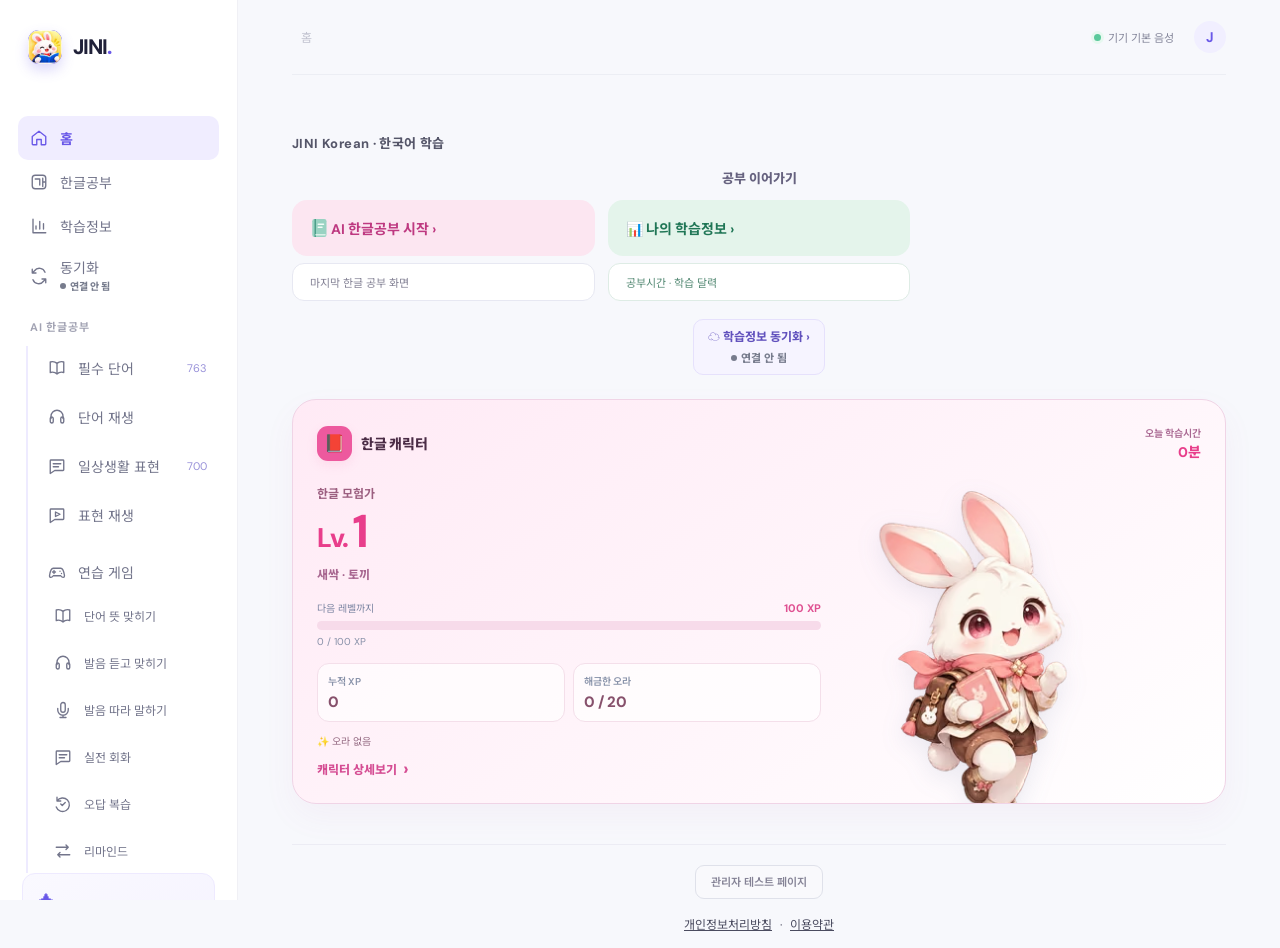
<file: korean/index.html>
<!doctype html>
<html lang="ko">
<head>
  <meta charset="utf-8">
  <base href="../">
  <script>window.JINI_APP_MODE="korean";document.documentElement.dataset.jiniMode="korean";</script>
  <style>html[data-jini-mode="korean"] #english-study-menu,html[data-jini-mode="korean"] #english-menu-label,html[data-jini-mode="korean"] #english-study-hub{display:none!important}</style>
  <meta name="viewport" content="width=device-width, initial-scale=1">
  <meta name="theme-color" content="#6958e8">
  <link rel="manifest" href="korean/manifest.webmanifest?v=20261023-split-v1">
  <link rel="icon" type="image/svg+xml" href="icons/jini-bunny.svg?v=20261019-bunny-v1">
  <title>JINI Korean — 한국어공부</title>
  <link rel="preconnect" href="https://fonts.googleapis.com">
  <link rel="preconnect" href="https://fonts.gstatic.com" crossorigin>
  <link href="https://fonts.googleapis.com/css2?family=DM+Sans:wght@400;500;600;700;800&family=Noto+Sans+KR:wght@400;500;600;700;800&display=swap" rel="stylesheet">
  <link rel="stylesheet" href="styles.css?v=20261021-home-tabs-info-sync-v1">
  <link rel="stylesheet" href="korean-game.css?v=20261021-page-bottom-spacing-v1">
  <link rel="stylesheet" href="english-game.css?v=20261021-page-bottom-spacing-v1">
  <link rel="stylesheet" href="game-character.css?v=20261018-growth-aura-1">
  <link rel="stylesheet" href="game-character-aura.css?v=20261018-aura-2">
  <link rel="stylesheet" href="game-character-reward.css?v=20261018-reward-demo-v1">
  <link rel="stylesheet" href="home-characters.css?v=20261021-home-time-heading-v2">
  <link rel="stylesheet" href="study-time.css?v=20261021-study-info-tab-visible-v2">
  <link rel="stylesheet" href="jini-chrome-launch.css?v=20261018-number-left-v1">
  <link rel="stylesheet" href="jini-install.css?v=20261018-number-left-v1">
  <link rel="stylesheet" href="jini-address-bar.css?v=20261018-standalone-address-v1">
  <link rel="stylesheet" href="admin-preview.css?v=20261021-admin-footer-v2">
  <link rel="stylesheet" href="english-expressions.css?v=20261021-page-bottom-spacing-v1">
  <link rel="stylesheet" href="opic.css?v=20261021-page-bottom-spacing-v1">
  <link rel="stylesheet" href="opic-mock.css?v=20261021-page-bottom-spacing-v1">
  <link rel="stylesheet" href="jini-sync.css?v=20261021-usage-breakdown-v1">
  <link rel="stylesheet" href="navigation.css?v=20261021-site-data-usage-v1">
</head>
<body>
  <div class="app-shell">
    <aside class="sidebar" data-study="home">
      <a class="brand" href="#" aria-label="JINI 홈">
        <span class="brand-mark"><img class="brand-bunny" src="icons/jini-bunny.svg?v=20261019-bunny-v1" width="34" height="34" alt="" aria-hidden="true"></span>
        <span>JINI<span class="brand-dot">.</span></span>
      </a>

      <nav class="home-nav" aria-label="기본 메뉴">
        <button class="nav-item active" data-page="home">
          <span class="nav-icon" aria-hidden="true"><svg viewBox="0 0 24 24" fill="none" stroke="currentColor" stroke-width="1.8" stroke-linecap="round" stroke-linejoin="round" focusable="false"><path d="m3 10 9-7 9 7v10a1 1 0 0 1-1 1h-5v-7H9v7H4a1 1 0 0 1-1-1Z"/></svg></span><span>홈</span>
        </button>
        <button class="nav-item home-study-shortcut" data-page="study-menu" type="button">
          <span class="nav-icon" aria-hidden="true"><svg viewBox="0 0 24 24" fill="none" stroke="currentColor" stroke-width="1.8" stroke-linecap="round" stroke-linejoin="round" focusable="false"><rect x="3" y="3" width="18" height="18" rx="4"/><path d="m7 17 5-10 5 10M9 13h6"/></svg></span><span>영어공부</span>
        </button>
        <button class="nav-item home-study-shortcut" data-page="ko-study-menu" type="button">
          <span class="nav-icon" aria-hidden="true"><svg viewBox="0 0 24 24" fill="none" stroke="currentColor" stroke-width="1.8" stroke-linecap="round" stroke-linejoin="round" focusable="false"><rect x="3" y="3" width="18" height="18" rx="4"/><path d="M7 8h6v8M17 7v11m0-6h3"/></svg></span><span>한글공부</span>
        </button>
        <button class="nav-item home-study-info-link" data-page="study-info" type="button" aria-label="나의 학습정보 열기">
          <span class="nav-icon" aria-hidden="true"><svg viewBox="0 0 24 24" fill="none" stroke="currentColor" stroke-width="1.8" stroke-linecap="round" stroke-linejoin="round" focusable="false"><path d="M4 3v18h17M8 16v-4m5 4V6m5 10V9"/></svg></span><span>학습정보</span>
        </button>
        <button class="nav-item home-sync-link" data-page="sync" type="button" data-sync-state="disconnected" aria-label="학습정보 동기화 열기">
          <span class="nav-icon" aria-hidden="true"><svg viewBox="0 0 24 24" fill="none" stroke="currentColor" stroke-width="1.8" stroke-linecap="round" stroke-linejoin="round" focusable="false"><path d="M20 7a8 8 0 0 0-14-2L3 8m0-5v5h5M4 17a8 8 0 0 0 14 2l3-3m0 5v-5h-5"/></svg></span>
          <span class="home-sync-label">
            <span class="home-sync-title">동기화</span>
            <small id="jini-sync-menu-status" class="home-sync-status" aria-live="polite">연결 안 됨</small>
          </span>
        </button>
      </nav>
      <div class="menu-label study-menu-label" id="english-menu-label">AI 영어공부</div>
      <nav class="main-nav study-menu" id="english-study-menu" aria-label="AI 영어공부 메뉴">
        <div class="nav-submenu" role="group" aria-label="AI 영어공부 하위 메뉴">
          <button class="nav-item" data-page="vocabulary">
            <span class="nav-icon" aria-hidden="true"><svg viewBox="0 0 24 24" fill="none" stroke="currentColor" stroke-width="1.8" stroke-linecap="round" stroke-linejoin="round" focusable="false"><path d="M12 5v15M3 4c4-1 7 0 9 2 2-2 5-3 9-2v14c-4-1-7 0-9 2-2-2-5-3-9-2Z"/></svg></span><span>필수 단어</span><span class="nav-count" id="nav-total-count">2400</span>
          </button>
          <button class="nav-item" data-page="player">
            <span class="nav-icon" aria-hidden="true"><svg viewBox="0 0 24 24" fill="none" stroke="currentColor" stroke-width="1.8" stroke-linecap="round" stroke-linejoin="round" focusable="false"><path d="M4 14v-3a8 8 0 0 1 16 0v3"/><rect x="3" y="12" width="4" height="8" rx="2"/><rect x="17" y="12" width="4" height="8" rx="2"/></svg></span><span>단어 재생</span>
          </button>
          <button class="nav-item" data-page="english-expressions" type="button">
            <span class="nav-icon" aria-hidden="true"><svg viewBox="0 0 24 24" fill="none" stroke="currentColor" stroke-width="1.8" stroke-linecap="round" stroke-linejoin="round" focusable="false"><path d="M4 4h16a1 1 0 0 1 1 1v12a1 1 0 0 1-1 1H9l-6 4V5a1 1 0 0 1 1-1Z"/><path d="M7 9h10M7 13h7"/></svg></span><span>필수 표현</span><span class="nav-count">500</span>
          </button>
          <button class="nav-item" data-page="english-expression-player" type="button">
            <span class="nav-icon" aria-hidden="true"><svg viewBox="0 0 24 24" fill="none" stroke="currentColor" stroke-width="1.8" stroke-linecap="round" stroke-linejoin="round" focusable="false"><path d="M4 4h16a1 1 0 0 1 1 1v12a1 1 0 0 1-1 1H9l-6 4V5a1 1 0 0 1 1-1Z"/><path d="m10 8 6 3-6 3Z"/></svg></span><span>표현 재생</span>
          </button>
          <button class="nav-item" data-page="verb-forms">
            <span class="nav-icon" aria-hidden="true"><svg viewBox="0 0 24 24" fill="none" stroke="currentColor" stroke-width="1.8" stroke-linecap="round" stroke-linejoin="round" focusable="false"><path d="M4 7h14l-3-3m3 3-3 3M20 17H6l3-3m-3 3 3 3"/></svg></span><span>동사 변화</span>
          </button>
          <div class="practice-menu-group" role="group" data-practice="english" aria-label="연습 게임 유형별 선택">
            <div class="practice-menu-header">
              <button class="nav-item" data-page="english-game" type="button"><span class="nav-icon" aria-hidden="true"><svg viewBox="0 0 24 24" fill="none" stroke="currentColor" stroke-width="1.8" stroke-linecap="round" stroke-linejoin="round" focusable="false"><path d="M7 7h10c3 0 4 3 5 10 0 3-3 3-5 0H7c-2 3-5 3-5 0 1-7 2-10 5-10Z"/><path d="M6 12h4m-2-2v4M16 11h.01M18 14h.01"/></svg></span><span>연습 게임</span></button>
              <button class="practice-menu-toggle" type="button" aria-expanded="false" aria-label="연습 게임 하위 메뉴 열기" aria-controls="english-game-menu-children"><span aria-hidden="true">▾</span></button>
            </div>
            <div class="practice-menu-children" id="english-game-menu-children" role="group" aria-label="연습 게임 하위 메뉴">
              <button class="nav-item practice-menu-child" data-page="english-game" data-game-mode="word" type="button"><span class="nav-icon" aria-hidden="true"><svg viewBox="0 0 24 24" fill="none" stroke="currentColor" stroke-width="1.8" stroke-linecap="round" stroke-linejoin="round" focusable="false"><path d="M12 5v15M3 4c4-1 7 0 9 2 2-2 5-3 9-2v14c-4-1-7 0-9 2-2-2-5-3-9-2Z"/></svg></span><span>단어 뜻 맞히기</span></button>
              <button class="nav-item practice-menu-child" data-page="english-game" data-game-mode="expression" type="button"><span class="nav-icon" aria-hidden="true"><svg viewBox="0 0 24 24" fill="none" stroke="currentColor" stroke-width="1.8" stroke-linecap="round" stroke-linejoin="round" focusable="false"><path d="M4 4h16a1 1 0 0 1 1 1v12a1 1 0 0 1-1 1H9l-6 4V5a1 1 0 0 1 1-1Z"/><path d="M7 9h10M7 13h7"/></svg></span><span>필수 표현 맞히기</span></button>
              <button class="nav-item practice-menu-child" data-page="english-game" data-game-mode="listen" type="button"><span class="nav-icon" aria-hidden="true"><svg viewBox="0 0 24 24" fill="none" stroke="currentColor" stroke-width="1.8" stroke-linecap="round" stroke-linejoin="round" focusable="false"><path d="M4 14v-3a8 8 0 0 1 16 0v3"/><rect x="3" y="12" width="4" height="8" rx="2"/><rect x="17" y="12" width="4" height="8" rx="2"/></svg></span><span>듣고 단어 맞히기</span></button>
              <button class="nav-item practice-menu-child" data-page="english-game" data-game-mode="spelling" type="button"><span class="nav-icon" aria-hidden="true"><svg viewBox="0 0 24 24" fill="none" stroke="currentColor" stroke-width="1.8" stroke-linecap="round" stroke-linejoin="round" focusable="false"><path d="m15 4 5 5M4 20l5-1L21 7l-5-5L4 14Z"/></svg></span><span>철자 완성하기</span></button>
              <button class="nav-item practice-menu-child" data-page="english-game" data-game-mode="sentence" type="button"><span class="nav-icon" aria-hidden="true"><svg viewBox="0 0 24 24" fill="none" stroke="currentColor" stroke-width="1.8" stroke-linecap="round" stroke-linejoin="round" focusable="false"><path d="m3 6 2 2 3-4M11 6h10M3 13h4m4 0h10M3 20h4m4 0h10"/></svg></span><span>문장 완성하기</span></button>
              <button class="nav-item practice-menu-child" data-page="english-game" data-game-mode="speaking" type="button"><span class="nav-icon" aria-hidden="true"><svg viewBox="0 0 24 24" fill="none" stroke="currentColor" stroke-width="1.8" stroke-linecap="round" stroke-linejoin="round" focusable="false"><rect x="9" y="2" width="6" height="13" rx="3"/><path d="M5 10v2a7 7 0 0 0 14 0v-2M12 19v3m-4 0h8"/></svg></span><span>발음·회화 챌린지</span></button>
              <button class="nav-item practice-menu-child" data-page="english-game" data-game-mode="review" type="button"><span class="nav-icon" aria-hidden="true"><svg viewBox="0 0 24 24" fill="none" stroke="currentColor" stroke-width="1.8" stroke-linecap="round" stroke-linejoin="round" focusable="false"><path d="M4 8V3m0 5h5M4 8a9 9 0 1 1-1 8"/><path d="m9 12 2 2 4-4"/></svg></span><span>오답 복습</span></button>
              <button class="nav-item practice-menu-child" data-page="english-game" data-game-mode="remind" type="button"><span class="nav-icon" aria-hidden="true"><svg viewBox="0 0 24 24" fill="none" stroke="currentColor" stroke-width="1.8" stroke-linecap="round" stroke-linejoin="round" focusable="false"><path d="M3 7h16l-3-3m3 3-3 3M21 17H5l3-3m-3 3 3 3"/></svg></span><span>리마인드</span></button>
            </div>
          </div>
          <div class="opic-menu-group" role="group" aria-label="스피킹 대비 학습">
            <div class="opic-menu-header">
              <button class="nav-item" data-page="speaking" type="button">
                <span class="nav-icon" aria-hidden="true"><svg viewBox="0 0 24 24" fill="none" stroke="currentColor" stroke-width="1.8" stroke-linecap="round" stroke-linejoin="round" focusable="false"><rect x="9" y="2" width="6" height="13" rx="3"/><path d="M5 10v2a7 7 0 0 0 14 0v-2M12 19v3m-4 0h8"/></svg></span><span>스피킹 대비</span>
              </button>
              <button class="opic-menu-toggle" type="button" aria-label="스피킹 대비 하위 메뉴 열기" aria-expanded="false" aria-controls="opic-menu-children">
                <span aria-hidden="true">▾</span>
              </button>
            </div>
            <div class="opic-menu-children" id="opic-menu-children" role="group" aria-label="스피킹 대비 하위 메뉴">
              <button class="nav-item opic-menu-child" data-page="opic-basic" type="button">
                <span class="nav-icon" aria-hidden="true"><svg viewBox="0 0 24 24" fill="none" stroke="currentColor" stroke-width="1.8" stroke-linecap="round" stroke-linejoin="round" focusable="false"><path d="m15 4 5 5M4 20l5-1L21 7l-5-5L4 14Z"/></svg></span><span>기초 답변 훈련</span>
              </button>
              <button class="nav-item opic-menu-child" data-page="opic" type="button">
                <span class="nav-icon" aria-hidden="true"><svg viewBox="0 0 24 24" fill="none" stroke="currentColor" stroke-width="1.8" stroke-linecap="round" stroke-linejoin="round" focusable="false"><path d="m3 6 2 2 3-4M11 6h10M3 13h4m4 0h10M3 20h4m4 0h10"/></svg></span><span>주제별 질문 목록</span>
              </button>
              <button class="nav-item opic-menu-child" data-page="opic-mock" type="button">
                <span class="nav-icon" aria-hidden="true"><svg viewBox="0 0 24 24" fill="none" stroke="currentColor" stroke-width="1.8" stroke-linecap="round" stroke-linejoin="round" focusable="false"><circle cx="12" cy="12" r="9"/><path d="M12 7v5l3 2"/></svg></span><span>실전 연습</span><span class="nav-count">15</span>
              </button>
            </div>
          </div>
        </div>
      </nav>
      <div class="menu-label study-menu-label" id="korean-menu-label">AI 한글공부</div>
      <nav class="main-nav study-menu" id="korean-study-menu" aria-label="AI 한글공부 메뉴">
        <div class="nav-submenu" role="group" aria-label="AI 한글공부 하위 메뉴">
          <button class="nav-item" data-page="ko-vocabulary">
            <span class="nav-icon" aria-hidden="true"><svg viewBox="0 0 24 24" fill="none" stroke="currentColor" stroke-width="1.8" stroke-linecap="round" stroke-linejoin="round" focusable="false"><path d="M12 5v15M3 4c4-1 7 0 9 2 2-2 5-3 9-2v14c-4-1-7 0-9 2-2-2-5-3-9-2Z"/></svg></span><span>필수 단어</span><span class="nav-count" id="nav-korean-count">763</span>
          </button>
          <button class="nav-item" data-page="ko-player">
            <span class="nav-icon" aria-hidden="true"><svg viewBox="0 0 24 24" fill="none" stroke="currentColor" stroke-width="1.8" stroke-linecap="round" stroke-linejoin="round" focusable="false"><path d="M4 14v-3a8 8 0 0 1 16 0v3"/><rect x="3" y="12" width="4" height="8" rx="2"/><rect x="17" y="12" width="4" height="8" rx="2"/></svg></span><span>단어 재생</span>
          </button>
          <button class="nav-item" data-page="ko-expressions">
            <span class="nav-icon" aria-hidden="true"><svg viewBox="0 0 24 24" fill="none" stroke="currentColor" stroke-width="1.8" stroke-linecap="round" stroke-linejoin="round" focusable="false"><path d="M4 4h16a1 1 0 0 1 1 1v12a1 1 0 0 1-1 1H9l-6 4V5a1 1 0 0 1 1-1Z"/><path d="M7 9h10M7 13h7"/></svg></span><span>일상생활 표현</span><span class="nav-count" id="nav-korean-expression-count">700</span>
          </button>
          <button class="nav-item" data-page="ko-expression-player">
            <span class="nav-icon" aria-hidden="true"><svg viewBox="0 0 24 24" fill="none" stroke="currentColor" stroke-width="1.8" stroke-linecap="round" stroke-linejoin="round" focusable="false"><path d="M4 4h16a1 1 0 0 1 1 1v12a1 1 0 0 1-1 1H9l-6 4V5a1 1 0 0 1 1-1Z"/><path d="m10 8 6 3-6 3Z"/></svg></span><span>표현 재생</span>
          </button>
          <div class="practice-menu-group" role="group" data-practice="korean" aria-label="연습 게임 유형별 선택">
            <div class="practice-menu-header">
              <button class="nav-item" data-page="ko-game" type="button"><span class="nav-icon" aria-hidden="true"><svg viewBox="0 0 24 24" fill="none" stroke="currentColor" stroke-width="1.8" stroke-linecap="round" stroke-linejoin="round" focusable="false"><path d="M7 7h10c3 0 4 3 5 10 0 3-3 3-5 0H7c-2 3-5 3-5 0 1-7 2-10 5-10Z"/><path d="M6 12h4m-2-2v4M16 11h.01M18 14h.01"/></svg></span><span>연습 게임</span></button>
              <button class="practice-menu-toggle" type="button" aria-expanded="false" aria-label="연습 게임 하위 메뉴 열기" aria-controls="korean-game-menu-children"><span aria-hidden="true">▾</span></button>
            </div>
            <div class="practice-menu-children" id="korean-game-menu-children" role="group" aria-label="연습 게임 하위 메뉴">
              <button class="nav-item practice-menu-child" data-page="ko-game" data-game-mode="word" type="button"><span class="nav-icon" aria-hidden="true"><svg viewBox="0 0 24 24" fill="none" stroke="currentColor" stroke-width="1.8" stroke-linecap="round" stroke-linejoin="round" focusable="false"><path d="M12 5v15M3 4c4-1 7 0 9 2 2-2 5-3 9-2v14c-4-1-7 0-9 2-2-2-5-3-9-2Z"/></svg></span><span>단어 뜻 맞히기</span></button>
              <button class="nav-item practice-menu-child" data-page="ko-game" data-game-mode="sound" type="button"><span class="nav-icon" aria-hidden="true"><svg viewBox="0 0 24 24" fill="none" stroke="currentColor" stroke-width="1.8" stroke-linecap="round" stroke-linejoin="round" focusable="false"><path d="M4 14v-3a8 8 0 0 1 16 0v3"/><rect x="3" y="12" width="4" height="8" rx="2"/><rect x="17" y="12" width="4" height="8" rx="2"/></svg></span><span>발음 듣고 맞히기</span></button>
              <button class="nav-item practice-menu-child" data-page="ko-game" data-game-mode="pron" type="button"><span class="nav-icon" aria-hidden="true"><svg viewBox="0 0 24 24" fill="none" stroke="currentColor" stroke-width="1.8" stroke-linecap="round" stroke-linejoin="round" focusable="false"><rect x="9" y="2" width="6" height="13" rx="3"/><path d="M5 10v2a7 7 0 0 0 14 0v-2M12 19v3m-4 0h8"/></svg></span><span>발음 따라 말하기</span></button>
              <button class="nav-item practice-menu-child" data-page="ko-game" data-game-mode="dialog" type="button"><span class="nav-icon" aria-hidden="true"><svg viewBox="0 0 24 24" fill="none" stroke="currentColor" stroke-width="1.8" stroke-linecap="round" stroke-linejoin="round" focusable="false"><path d="M4 4h16a1 1 0 0 1 1 1v12a1 1 0 0 1-1 1H9l-6 4V5a1 1 0 0 1 1-1Z"/><path d="M7 9h10M7 13h7"/></svg></span><span>실전 회화</span></button>
              <button class="nav-item practice-menu-child" data-page="ko-game" data-game-mode="review" type="button"><span class="nav-icon" aria-hidden="true"><svg viewBox="0 0 24 24" fill="none" stroke="currentColor" stroke-width="1.8" stroke-linecap="round" stroke-linejoin="round" focusable="false"><path d="M4 8V3m0 5h5M4 8a9 9 0 1 1-1 8"/><path d="m9 12 2 2 4-4"/></svg></span><span>오답 복습</span></button>
              <button class="nav-item practice-menu-child" data-page="ko-game" data-game-mode="remind" type="button"><span class="nav-icon" aria-hidden="true"><svg viewBox="0 0 24 24" fill="none" stroke="currentColor" stroke-width="1.8" stroke-linecap="round" stroke-linejoin="round" focusable="false"><path d="M3 7h16l-3-3m3 3-3 3M21 17H5l3-3m-3 3 3 3"/></svg></span><span>리마인드</span></button>
            </div>
          </div>
        </div>
      </nav>

      <div class="sidebar-note">
        <span class="note-icon">✦</span>
        <strong>매일 조금씩</strong>
        <p>오늘의 단어를 듣고<br>소리 내어 따라 해 보세요.</p>
      </div>
      <div class="sidebar-foot" id="sidebar-foot">YOUR DAILY ENGLISH<br><span>기초부터 차근차근</span></div>
    </aside>

    <main class="main-content">
      <div class="jini-address-bar" id="jini-address-bar" role="navigation" aria-label="JINI 앱 주소창" hidden>
        <button class="jini-address-icon" id="jini-address-back" type="button" aria-label="이전 페이지" title="뒤로가기">‹</button>
        <form class="jini-address-form" id="jini-address-form" aria-label="웹 주소 입력 및 이동">
          <input class="jini-address-field" id="jini-address-input" type="text" inputmode="url" aria-label="웹 주소" spellcheck="false" autocomplete="off" autocapitalize="off" autocorrect="off" value="https://16jweb.github.io/JINI/">
          <button class="jini-address-go" type="submit" aria-label="입력한 주소로 이동" title="주소로 이동">이동</button>
        </form>
        <button class="jini-address-icon" id="jini-address-reload" type="button" aria-label="새로고침" title="새로고침">↻</button>
        <button class="jini-address-icon" id="jini-address-copy" type="button" aria-label="현재 주소 복사" title="주소 복사">⧉</button>
        <p class="jini-address-feedback" id="jini-address-feedback" role="status" aria-live="polite"></p>
      </div>
      <header class="topbar">
        <div class="topbar-start">
          <div class="breadcrumb"><span class="breadcrumb-root" id="breadcrumb-section">홈</span><span id="breadcrumb-divider" hidden> / </span><strong id="breadcrumb-level"></strong></div>
        </div>
        <div class="top-actions">
          <button class="study-sync-link" data-page="sync" type="button" data-sync-state="disconnected" aria-label="학습정보 동기화 열기"><span>☁ 동기화</span><small id="study-sync-status" class="home-sync-status" aria-live="polite">연결 안 됨</small></button>
          <span class="voice-status"><i></i> 기기 기본 음성</span>
          <button class="profile" aria-label="프로필">J</button>
        </div>
      </header>

      <section class="home-section" id="home-section">
        <div class="jini-home-wrap">
          <div class="jini-home-tools" role="group" aria-label="브라우저 및 홈 화면 바로가기">
          <div id="jini-chrome-launch" class="jini-chrome-launch" hidden>
            <div class="jini-chrome-intro" hidden>
              <strong>🔊 음성 학습은 Chrome 브라우저를 권장해요</strong>
              <p>재생이 끊기거나 반복 횟수가 달라지면 Chrome에서 열어 보세요.</p>
              <p id="jini-kakao-notice" hidden>카카오톡 내부 브라우저에서는 음성 재생이 불안정할 수 있어요.</p>
            </div>
            <a id="jini-open-chrome" class="jini-chrome-open" href="https://16jweb.github.io/JINI/" aria-label="1. 크롬에서 열기">1. 🌐 크롬에서 열기</a>
            <div id="jini-chrome-help" class="jini-chrome-help" hidden>
              <p>Chrome이 열리지 않나요? 카카오톡 화면의 <b>⋯ 메뉴 → 다른 브라우저로 열기</b>를 선택하거나, 링크를 복사해 Chrome 주소창에 붙여넣어 주세요.</p>
              <button id="jini-chrome-copy" class="jini-chrome-copy" type="button">🔗 링크 복사</button>
              <span id="jini-chrome-copy-status" class="jini-chrome-copy-status" role="status" aria-live="polite"></span>
            </div>
          </div>
          <div id="jini-install-panel" class="jini-install-panel" hidden>
            <div class="jini-install-copy" hidden>
              <strong>📲 JINI를 휴대폰 홈 화면에 추가하세요</strong>
              <span>앱처럼 아이콘을 눌러 바로 공부할 수 있어요.</span>
            </div>
            <button type="button" id="jini-install-button" class="jini-install-button">2. ＋ 홈 화면에 추가</button>
            <div id="jini-install-guide" class="jini-install-guide" hidden>
              <p id="jini-install-guide-text"></p>
              <span id="jini-install-status" class="jini-install-status" role="status" aria-live="polite"></span>
            </div>
          </div>
          </div>
          <strong class="jini-home-actions-title">공부 이어가기</strong>
          <div class="home-study-tabs" role="group" aria-label="공부할 언어 선택">
            <div class="home-study-choice">
              <button class="home-start-button" id="start-learning" type="button" data-page="study-menu">📘 AI 영어공부 시작 ›</button>
              <button class="home-resume-button" id="resume-english-study" type="button" data-resume-study="english">마지막 영어 공부 화면</button>
            </div>
            <div class="home-study-choice">
              <button class="home-start-button" id="start-korean-learning" type="button" data-page="ko-study-menu"><span class="korean-book-icon" aria-hidden="true"><svg viewBox="0 0 24 28" fill="none" focusable="false"><rect x="3" y="2" width="19" height="24" rx="3" fill="#99d2c2"/><path d="M7 2v24" stroke="#4d9e89" stroke-width="2"/><path d="M11 9h7M11 13h5" stroke="#f1fcf7" stroke-width="2" stroke-linecap="round"/><path d="M8 23h12" stroke="#d9f0e7" stroke-width="2" stroke-linecap="round"/></svg></span> AI 한글공부 시작 ›</button>
              <button class="home-resume-button" id="resume-korean-study" type="button" data-resume-study="korean">마지막 한글 공부 화면</button>
            </div>
            <div class="home-study-choice">
              <button class="home-start-button" id="open-study-info" type="button" data-page="study-info">📊 나의 학습정보 ›</button>
              <button class="home-resume-button" type="button" data-page="study-info">공부시간 · 학습 달력</button>
            </div>
          </div>
          <button class="home-sync-quicklink" type="button" data-page="sync" data-sync-state="disconnected" aria-label="학습정보 동기화 열기">
            <span class="home-sync-quicklink-title">☁ 학습정보 동기화 ›</span>
            <small id="jini-sync-home-status" class="home-sync-status" aria-live="polite">연결 안 됨</small>
          </button>
          <div class="jini-home-character-grid" aria-label="나의 영어·한글 캐릭터">
            <div class="jgc-home-slot" id="jini-home-character-english" data-jini-character-panel="english" data-jini-character-home="true"></div>
            <div class="jgc-home-slot" id="jini-home-character-korean" data-jini-character-panel="korean" data-jini-character-home="true"></div>
          </div>
          <div class="jini-home-admin-footer">
            <button id="jini-admin-entry" type="button" aria-haspopup="dialog" aria-controls="jini-admin-dialog">관리자 테스트 페이지</button>
          </div>
        </div>
      </section>

<section class="study-hub" id="english-study-hub" aria-label="영어공부 학습 메뉴" hidden>
  <button class="bookmark-button" data-page="home" type="button">← 홈</button>
  <p class="study-hub-eyebrow">📘 영어공부</p>
  <p class="study-hub-intro">원하는 메뉴를 골라 시작하세요. 마지막 학습 위치는 그대로 기억해요.</p>
  <div class="study-hub-grid"><button class="study-hub-card" data-page="vocabulary" type="button"><span class="study-hub-icon" aria-hidden="true">📘</span><span class="study-hub-copy"><strong>필수 단어</strong><small>전체·초등·중등·고등 단어 공부</small></span><span class="study-hub-arrow" aria-hidden="true">›</span></button>
<button class="study-hub-card" data-page="player" type="button"><span class="study-hub-icon" aria-hidden="true">♫</span><span class="study-hub-copy"><strong>단어 재생</strong><small>학년별 단어를 듣고 따라 하기</small></span><span class="study-hub-arrow" aria-hidden="true">›</span></button>
<button class="study-hub-card" data-page="english-expressions" type="button"><span class="study-hub-icon" aria-hidden="true">💬</span><span class="study-hub-copy"><strong>필수 표현</strong><small>상황별 표현과 예문 공부</small></span><span class="study-hub-arrow" aria-hidden="true">›</span></button>
<button class="study-hub-card" data-page="english-expression-player" type="button"><span class="study-hub-icon" aria-hidden="true">▶</span><span class="study-hub-copy"><strong>표현 재생</strong><small>표현·뜻·예문을 순서대로 듣기</small></span><span class="study-hub-arrow" aria-hidden="true">›</span></button>
<button class="study-hub-card" data-page="verb-forms" type="button"><span class="study-hub-icon" aria-hidden="true">↻</span><span class="study-hub-copy"><strong>동사 변화</strong><small>기본형부터 과거·과거분사까지</small></span><span class="study-hub-arrow" aria-hidden="true">›</span></button>
<button class="study-hub-card" data-page="english-game" type="button"><span class="study-hub-icon" aria-hidden="true">🎮</span><span class="study-hub-copy"><strong>연습 게임</strong><small>뜻·듣기·철자·회화 연습</small></span><span class="study-hub-arrow" aria-hidden="true">›</span></button>
<button class="study-hub-card" data-page="speaking" type="button"><span class="study-hub-icon" aria-hidden="true">🎤</span><span class="study-hub-copy"><strong>스피킹 대비</strong><small>기초 답변·주제별 질문·실전 연습</small></span><span class="study-hub-arrow" aria-hidden="true">›</span></button></div>
</section>
<section class="study-hub" id="korean-study-hub" aria-label="한글공부 학습 메뉴" hidden>
  <button class="bookmark-button" data-page="home" type="button">← 홈</button>
  <p class="study-hub-eyebrow"><span class="korean-book-icon" aria-hidden="true"><svg viewBox="0 0 24 28" fill="none" focusable="false"><rect x="3" y="2" width="19" height="24" rx="3" fill="#99d2c2"/><path d="M7 2v24" stroke="#4d9e89" stroke-width="2"/><path d="M11 9h7M11 13h5" stroke="#f1fcf7" stroke-width="2" stroke-linecap="round"/><path d="M8 23h12" stroke="#d9f0e7" stroke-width="2" stroke-linecap="round"/></svg></span> 한글공부</p>
  <p class="study-hub-intro">원하는 메뉴를 골라 시작하세요. 마지막 학습 위치는 그대로 기억해요.</p>
  <div class="study-hub-grid"><button class="study-hub-card" data-page="ko-vocabulary" type="button"><span class="study-hub-icon" aria-hidden="true"><span class="korean-book-icon" aria-hidden="true"><svg viewBox="0 0 24 28" fill="none" focusable="false"><rect x="3" y="2" width="19" height="24" rx="3" fill="#99d2c2"/><path d="M7 2v24" stroke="#4d9e89" stroke-width="2"/><path d="M11 9h7M11 13h5" stroke="#f1fcf7" stroke-width="2" stroke-linecap="round"/><path d="M8 23h12" stroke="#d9f0e7" stroke-width="2" stroke-linecap="round"/></svg></span></span><span class="study-hub-copy"><strong>필수 단어</strong><small>한국어 단어와 베트남어 뜻 공부</small></span><span class="study-hub-arrow" aria-hidden="true">›</span></button>
<button class="study-hub-card" data-page="ko-player" type="button"><span class="study-hub-icon" aria-hidden="true">♫</span><span class="study-hub-copy"><strong>단어 재생</strong><small>한국어 발음을 듣고 따라 하기</small></span><span class="study-hub-arrow" aria-hidden="true">›</span></button>
<button class="study-hub-card" data-page="ko-expressions" type="button"><span class="study-hub-icon" aria-hidden="true">💬</span><span class="study-hub-copy"><strong>일상생활 표현</strong><small>생활 속 한국어 표현과 번역 공부</small></span><span class="study-hub-arrow" aria-hidden="true">›</span></button>
<button class="study-hub-card" data-page="ko-expression-player" type="button"><span class="study-hub-icon" aria-hidden="true">▶</span><span class="study-hub-copy"><strong>표현 재생</strong><small>한국어 표현을 순서대로 듣기</small></span><span class="study-hub-arrow" aria-hidden="true">›</span></button>
<button class="study-hub-card" data-page="ko-game" type="button"><span class="study-hub-icon" aria-hidden="true">🎮</span><span class="study-hub-copy"><strong>연습 게임</strong><small>단어·발음·회화 연습</small></span><span class="study-hub-arrow" aria-hidden="true">›</span></button></div>
</section>
      <section class="jst-section" id="jini-study-info-section" hidden>
        <div id="jini-study-time-root"></div>
      </section>

      <section id="jini-sync-page" class="jsy-home-page" aria-label="학습정보 동기화" hidden>
        <button id="sync-back-button" class="bookmark-button" type="button" style="min-height:36px;margin:12px 0 4px;font-size:12px">← 이전 페이지</button>
      <section class="jsy-section" id="jini-sync-section" aria-labelledby="jsy-title">
        <div class="jsy-head">
          <h1 id="jsy-title">↻ 학습정보 동기화</h1>
          <p>Google Drive를 통해 휴대폰과 컴퓨터의 학습기록을 안전하게 보관하고 이어서 공부하세요.</p>
        </div>
        <div class="jsy-card jsy-info">
          <h2>☁ Google Drive 자동 동기화</h2>
          <ul class="jsy-list">
            <li>영어·한글 학습 진도 및 일별·월별 학습시간</li>
            <li>캐릭터 레벨, XP, 보상 및 꾸미기 정보</li>
            <li>크롬 사이트 데이터를 삭제해도 Drive에 백업된 기록 복원 가능</li>
          </ul>
          <p class="jsy-muted">Google Drive에 연결하면 학습기록이 처음 변경된 시점부터 5분 동안 모아 한 번에 동기화합니다. 추가 변경으로 5분 대기시간이 늘어나지 않으며, 변경사항이 없을 때는 마지막 확인 이후 약 10분마다 Drive를 확인합니다. 다른 앱에서 돌아왔을 때도 마지막 확인 후 10분 이상 지났으면 최신 기록을 확인합니다. 홈의 동기화 화면을 계속 열어 둘 필요는 없습니다. 인증이 만료되면 Google 재연결이 필요하며, 서로 다른 문제의 학습기록은 중복 XP 없이 자동 병합하며, 캐릭터·설정 등 안전하게 합칠 수 없는 변경은 확인 후 처리합니다.</p>
        </div>
        <div class="jsy-card">
          <h2>동기화 연결 상태</h2>
          <div class="jsy-status-row"><span class="jsy-label">Google Drive</span><span id="jsy-state" class="jsy-pill">연결 안 됨</span></div>
          <div id="jsy-expired-notice" class="jsy-expired-notice" role="status" aria-live="polite" hidden>
            <strong>⚠ 동기화 인증이 만료됐어요</strong>
            <p id="jsy-unbacked-xp"></p>
            <p id="jsy-unbacked-xp-detail" class="jsy-muted"></p>
            <p class="jsy-muted">학습 기록은 이 기기에 저장되어 있어요. 마지막으로 확인한 Drive 백업을 기준으로 비교해요.</p>
            <button id="jsy-expired-reconnect" class="jsy-btn" type="button">Google 다시 연결</button>
          </div>
          <div class="jsy-status-row" id="jsy-learning-status-row"><span class="jsy-label">학습정보 확인</span><strong id="jsy-auto">확인 불가</strong></div>
          <div class="jsy-status-row"><span class="jsy-label">마지막 동기화</span><strong id="jsy-last">기록 없음</strong></div>
          <div class="jsy-status-row"><span class="jsy-label">Drive 백업 파일 용량</span><strong id="jsy-backup-size">Google 연결 후 확인</strong></div>
          <div class="jsy-data-audit" aria-label="Google Drive 데이터 비교">
            <strong>학습정보 실제 저장 상태 확인</strong>
            <p>연결됨은 Google 로그인 상태예요. 아래에서 XP·레벨·학습시간·캐릭터를 비교해야 복원 여부를 알 수 있어요.</p>
          <div id="jsy-message" class="jsy-message" role="status" aria-live="polite" hidden></div>
            <div class="jsy-audit-item"><span>이 기기의 학습기록</span><div id="jsy-local-summary">확인 중</div></div>
            <div class="jsy-audit-item"><span>Google Drive 백업</span><div id="jsy-remote-summary">Google 연결 후 확인</div></div>
            <p id="jsy-compare-note" class="jsy-muted">기존 기기에서 기록이 보이는지 먼저 확인하세요.</p>
          <div id="jsy-conflict" class="jsy-conflict" hidden>
            <strong>기기 간 학습기록이 달라요</strong>
            <p id="jsy-differences"></p>
            <p id="jsy-conflict-text">어느 기록을 사용할지 선택하세요.</p>
            <div class="jsy-buttons">
              <button id="jsy-use-drive" class="jsy-btn" type="button">Drive 기록 사용</button>
              <button id="jsy-use-local" class="jsy-btn" type="button">이 기기 기록 사용</button>
            </div>
          </div>
          </div>
          <div class="jsy-buttons">
            <button id="jsy-connect" class="jsy-btn primary" type="button">
              <span id="jsy-connect-label">↻ 동기화 하기</span>
              <small id="jsy-connect-progress" class="jsy-btn-progress" role="status" aria-live="polite" hidden>동기화 중…</small>
            </button>
            <button id="jsy-disconnect" class="jsy-btn" type="button" disabled>
              <span>⤬ 동기화 해제</span>
              <small id="jsy-disconnect-progress" class="jsy-btn-progress" role="status" aria-live="polite" hidden>해제 중…</small>
            </button>
          </div>
          <div id="jsy-config" class="jsy-config">Google Drive 자동 동기화는 <strong>Google OAuth 클라이언트 ID 설정 후</strong> 사용할 수 있습니다. 현재 기기의 학습기록은 그대로 유지됩니다.</div>
        </div>
        <div class="jsy-card">
          <h2>데이터 백업 관리</h2>
          <p class="jsy-muted">백업 데이터는 연결된 Google Drive에 저장됩니다.</p>
          <div class="jsy-buttons">
            <button id="jsy-backup" class="jsy-btn primary" type="button" disabled>☁ 지금 백업하기</button>
            <button id="jsy-restore" class="jsy-btn" type="button" disabled>↓ 백업 복원</button>
          </div>
          <button id="jsy-delete" class="jsy-btn danger" type="button" disabled>🗑 백업 데이터 삭제</button>
          <div id="jsy-confirm" class="jsy-confirm" hidden>
            <strong id="jsy-confirm-title">확인</strong>
            <p id="jsy-confirm-body"></p>
            <div class="jsy-buttons"><button id="jsy-cancel" class="jsy-btn" type="button">취소</button><button id="jsy-confirm-yes" class="jsy-btn danger" type="button">확인</button></div>
          </div>
          <details class="jsy-local-tools">
            <summary>인터넷 없이 파일로 직접 백업·복원</summary>
            <p class="jsy-muted">Google Drive 연결과 관계없이 현재 기기 학습정보를 파일로 내려받거나, 이전에 저장한 JSON 백업을 불러올 수 있습니다.</p>
            <div class="jsy-buttons"><button id="jsy-save-local" class="jsy-btn" type="button">JSON 파일 저장</button><label class="jsy-btn" style="text-align:center" for="jsy-load-local">JSON 파일 불러오기</label><input id="jsy-load-local" type="file" accept=".json,application/json" hidden></div>
          </details>
        </div>
        <div class="jsy-card">
          <h2>📁 Google Drive 저장 위치</h2>
          <div class="jsy-path">내 드라이브 &gt; <strong>JINI</strong><div class="jsy-path-file">📄 jini-backup.json</div></div>
          <p class="jsy-muted">동기화 연결 후 Google Drive의 '내 드라이브/JINI' 폴더에 저장합니다.</p>
          <a class="jsy-link" href="https://drive.google.com/drive/my-drive" target="_blank" rel="noopener noreferrer">Google Drive 열기 ↗</a>
        </div>
        <div class="jsy-card" aria-labelledby="jsy-usage-title">
          <div class="jsy-usage-header"><h2 id="jsy-usage-title">JINI 인터넷 데이터 사용량</h2><button id="jini-network-usage-refresh" class="jsy-btn jsy-usage-refresh" type="button" aria-label="인터넷 사용량 새로고침">↻ 새로고침</button></div>
          <div id="jini-network-usage-root">이 브라우저에서 오늘 사용한 데이터를 집계하고 있어요.</div>
        </div>
      </section>
      </section>



      <section class="vocabulary-section" hidden>
        <div class="section-heading">
          <div>
            <h1 class="page-title" id="section-title">필수 단어</h1>
            <div class="result-count" id="result-count"></div>
          </div>
          <label class="search-box">
            <span aria-hidden="true">⌕</span>
            <input id="search-input" type="search" placeholder="단어 또는 뜻 검색" autocomplete="off" aria-label="단어 또는 뜻 검색">
            <button class="search-clear" id="clear-search" type="button" aria-label="단어 검색어 지우기">×</button>
            <kbd>/</kbd>
          </label>
        </div>

        <div class="filter-row" id="vocabulary-filter-row">
          <div class="filters" id="vocabulary-filters" aria-label="단어 수준 필터">
            <button class="filter-chip selected" data-level="all">전체 <span class="chip-count" id="count-all">2400</span></button>
            <button class="filter-chip" data-level="초등">초등 <span class="chip-count" id="count-elementary">800</span></button>
            <button class="filter-chip" data-level="중등">중등 <span class="chip-count" id="count-middle">800</span></button>
            <button class="filter-chip" data-level="고등">고등 <span class="chip-count" id="count-high">800</span></button>
          </div>
          <div class="filters" id="korean-vocabulary-filters" aria-label="한글 학습 항목 수" hidden>
            <button class="filter-chip selected" type="button">전체 <span class="chip-count" id="korean-list-count"></span></button>
          </div>
          <div class="list-hint" id="vocabulary-hint"><span class="audio-mini">▶</span> 스피커를 눌러 발음을 들어 보세요</div>
        </div>

        <div class="bookmark-toolbar" aria-label="단어장 책갈피">
          <button class="bookmark-button" id="bookmark-current-page" type="button">☆ 이 페이지 책갈피</button>
          <div class="bookmark-list" id="vocabulary-bookmarks" aria-live="polite"></div>
        </div>

        <div class="vocabulary-item-navigation" id="vocabulary-item-navigation">
          <select class="player-item-select" id="vocabulary-item-select" aria-label="번호로 단어 이동"></select>
        </div>

        <div class="word-list" id="word-list" aria-live="polite"></div>
        <div class="empty-state" id="empty-state" hidden>
          <span>⌕</span><strong>검색 결과가 없어요</strong><p>다른 단어 또는 뜻으로 검색해 보세요.</p>
        </div>
        <div class="pagination" id="pagination"></div>
      </section>

      <section class="player-section" id="player-section" hidden>
        <div class="player-heading">
          <span class="eyebrow section-eyebrow">LISTEN &amp; LEARN</span>
          <h1 class="page-title" id="player-heading-title">단어 재생</h1>
          <p id="player-heading-description">학년과 재생 내용을 선택하고 시작해 보세요.</p>
          <button class="bookmark-button" id="open-language-packs" type="button" data-page="ko-language-packs" hidden>↓ 베트남어 음성 설정</button>
        </div>
        <div class="player-levels" id="player-levels" role="group" aria-label="재생할 단어 수준 선택">
          <button class="player-level selected" data-player-level="초등">초등 <span id="player-count-elementary">800개</span></button>
          <button class="player-level" data-player-level="중등">중등 <span id="player-count-middle">800개</span></button>
          <button class="player-level" data-player-level="고등">고등 <span id="player-count-high">800개</span></button>
        </div>
        <div class="bookmark-toolbar player-bookmark-toolbar" aria-label="저장한 단어·표현 책갈피" hidden>
          <div class="bookmark-list" id="player-bookmarks" aria-live="polite"></div>
        </div>
        <div class="player-levels player-categories" id="player-categories" role="group" aria-label="재생할 분류 선택" hidden></div>
        <div class="player-mode-options" role="group" aria-label="단어 재생 내용 선택">
          <span>재생 내용</span>
          <button class="player-mode-button" data-player-mode="word-meaning" type="button">단어 + 뜻</button>
          <button class="player-mode-button selected" data-player-mode="word-meaning-example" type="button">단어 + 뜻 + 예문</button>
        </div>
        <div class="player-card" id="player-card">
          <div class="player-card-top">
            <span class="word-level" id="player-level-label">초등</span>
            <div class="player-progress-tools">
              <span class="player-progress" id="player-progress">재생 버튼을 눌러 시작하세요</span>
              <select class="player-item-select" id="player-item-select" aria-label="번호로 단어 이동"></select>
            </div>
          </div>
          <div class="player-word" id="player-word">apple</div>
          <div class="player-pronunciation-vi" id="player-vietnamese-pronunciation" hidden></div>
          <div class="player-ipa" id="player-ipa">/ˈæpəl/</div>
          <div class="player-meaning" id="player-meaning">사과</div>
          <div class="player-other-senses" id="player-other-senses"></div>
          <div class="player-example" id="player-example">I eat an apple after school.</div>
          <div class="player-example-translation" id="player-example-translation"></div>
          <div class="player-example-extra" id="player-example-extra"></div>
          <div class="player-status" id="player-status" aria-live="polite">학년을 고르고 재생을 시작해 보세요.</div>
          <div class="player-controls-dock">
            <div class="player-controls">
              <button class="control-button secondary" id="previous-word" type="button" aria-label="이전 단어">‹</button>
              <button class="control-button primary" id="toggle-playback" type="button">▶ <span>재생</span></button>
              <button class="control-button secondary" id="next-word" type="button" aria-label="다음 단어">›</button>
              <button class="control-button secondary player-bookmark-control" id="bookmark-current-word" type="button" aria-label="현재 단어 책갈피 저장" aria-pressed="false" title="현재 단어 책갈피 저장">☆</button>
            </div>
            <div class="player-progress-track"><span id="player-progress-bar"></span></div>
          </div>
        </div>
      </section>

      <section class="ee-section" id="english-expressions-section" hidden>
        <div class="ee-heading">
          <div>
            <span class="eyebrow section-eyebrow">ESSENTIAL ENGLISH EXPRESSIONS</span>
            <h1 class="page-title">필수 표현</h1>
            <p>일상·직장·스피킹·여행·인간관계 필수 표현 500개를 공부해요. 카드를 누르면 표현·뜻·영어 예문·해석이 차례로 재생돼요.</p>
          </div>
          <span class="ee-count" id="ee-count">500개 표현</span>
        </div>
        <div class="ee-search-wrap">
          <input id="ee-search" type="search" placeholder="표현·뜻·예문 검색" autocomplete="off" aria-label="필수 표현 검색">
          <button id="ee-search-clear" type="button" aria-label="필수 표현 검색어 지우기">지우기</button>
        </div>
        <div id="ee-categories" class="ee-categories" role="group" aria-label="표현 분류"></div>
        <div class="vocabulary-item-navigation ee-item-navigation">
          <select class="player-item-select ee-item-select" id="ee-item-select" aria-label="번호로 표현 이동">
            <option value="">번호로 표현 이동</option>
          </select>
        </div>
        <p class="ee-status" id="ee-status" role="status" aria-live="polite"></p>
        <div class="ee-list" id="jini-essential-expressions"></div>
        <div class="pagination ee-pagination" id="ee-pagination" aria-label="표현 페이지 이동"></div>
      </section>

      <section class="verb-forms-section" id="verb-forms-section" hidden>
        <div class="player-heading">
          <span class="eyebrow section-eyebrow">VERB FORMS</span>
          <h1 class="page-title">동사 변화표</h1>
          <p>기본 동사를 먼저 익히고, 생활·대화·활동과 관련된 동사를 묶어서 학습해요. 행을 누르면 변화형과 뜻을 들려드려요.</p>
        </div>
        <div class="verb-auto-toolbar">
          <button class="bookmark-button" id="auto-play-verbs" type="button" aria-pressed="false">▶ 동사 변화 자동 재생</button>
        </div>
        <div class="verb-auto-current" id="verb-auto-current" hidden aria-label="자동 재생 중인 동사">
          <div class="verb-table-wrap">
            <table class="verb-table">
              <tbody id="verb-auto-current-row"></tbody>
            </table>
          </div>
        </div>
        <p class="verb-auto-status" id="verb-auto-status" aria-live="polite"></p>
        <label class="search-box verb-search">
          <span aria-hidden="true">⌕</span>
          <input id="verb-search-input" type="search" placeholder="동사 또는 뜻 검색" autocomplete="off" aria-label="동사 또는 뜻 검색">
          <button class="search-clear" id="clear-verb-search" type="button" aria-label="동사 검색어 지우기">×</button>
        </label>
        <div class="verb-table-summary">
          <span>현재형은 동사원형 기준입니다.</span>
          <strong id="verb-result-count" aria-live="polite"></strong>
        </div>
        <div class="verb-table-wrap">
          <table class="verb-table">
            <thead>
              <tr>
                <th scope="col">뜻</th>
                <th scope="col">현재형</th>
                <th scope="col">과거형</th>
                <th scope="col">과거분사</th>
              </tr>
            </thead>
            <tbody id="verb-table-body"></tbody>
          </table>
          <p class="verb-empty" id="verb-empty" hidden>검색 결과가 없습니다. 다른 동사나 뜻으로 검색해 보세요.</p>
        </div>
        <p class="verb-note">불규칙 동사는 과거형과 과거분사를 함께 익혀 보세요. 규칙 동사는 보통 동사원형에 <b>-ed</b>를 붙입니다.</p>
      </section>

      <section class="speaking-section opic-section" id="speaking-section" hidden>
        <div class="player-heading">
          <span class="eyebrow section-eyebrow">ENGLISH SPEAKING PRACTICE</span>
          <h1 class="page-title">스피킹 대비</h1>
          <p>OPIc·토익스피킹을 준비하는 첫걸음. 우선 기초 답변부터 자신 있게 말하는 연습을 시작해요.</p>
        </div>
        <div id="speaking-hub-root"></div>
      </section>

      <section class="english-game-section" id="english-game-section" hidden>
        <div class="eg-header">
          <span class="eyebrow section-eyebrow">ENGLISH PRACTICE GAME</span>
          <h1 class="page-title">영어 연습 게임</h1>
          <p>기존 영어 단어와 예문으로 뜻·듣기·철자·문장·회화를 연습하고, 틀린 문제는 다시 풀어 보세요.</p>
        </div>
        <div id="jini-character-english" class="jgc-slot" data-jini-character-panel="english"></div>
        <div id="english-game-root" aria-live="polite"></div>
      </section>

      <section class="opic-section" id="opic-list-section" hidden>
        <div class="player-heading">
          <span class="eyebrow section-eyebrow">TOPIC PRACTICE · OPIc BASICS</span>
          <h1 class="page-title">주제별 질문 목록</h1>
          <p>20개의 일상 질문 중 원하는 주제를 골라 연습할 수 있어요.</p>
        </div>
        <div id="opic-list-root"></div>
      </section>
      <section class="opic-section" id="opic-basic-section" hidden>
        <div id="opic-basic-root"></div>
      </section>

      <section class="opic-section" id="opic-mock-section" hidden>
        <div class="om-end-link">
          <button type="button" id="opic-mock-back" class="om-button">← 이전 화면으로</button>
        </div>
        <div id="opic-mock-root"></div>
      </section>

      <section class="korean-game-section" id="korean-game-section" hidden>
        <div class="kg-head">
          <div>
            <span class="eyebrow section-eyebrow">KOREAN GAME &amp; REVIEW</span>
            <h1 class="page-title">한국어 연습 게임</h1>
            <p>단어 뜻·비슷한 발음·실전 회화를 게임으로 복습하고, 직접 발음해 보세요.</p>
          </div>
          <span class="kg-badge">한국어 중급 연습 · 베트남어 뜻</span>
        </div>
        <div id="jini-character-korean" class="jgc-slot" data-jini-character-panel="korean"></div>
        <div id="korean-game-root" aria-live="polite"></div>
      </section>

      <section class="language-packs-section" id="language-packs-section" hidden>
        <div class="player-heading">
          <span class="eyebrow section-eyebrow">VOICE LANGUAGE PACKS</span>
          <h1 class="page-title">베트남어 음성 언어팩 설치</h1>
          <p>단어 재생에서 베트남어 뜻을 소리 내어 들으려면 기기에 베트남어 음성을 설치해 주세요.</p>
        </div>
        <div class="language-pack-action">
          <a class="home-start-button" id="open-android-tts-settings" href="intent:#Intent;action=android.speech.tts.engine.INSTALL_TTS_DATA;package=com.google.android.tts;end">언어팩 설정 메뉴 들어가기</a>
          <p>Android에서는 Google 음성 서비스의 음성 데이터 설치 메뉴를 엽니다. 브라우저가 외부 앱 실행을 차단하면 아래 방법을 따라 주세요.</p>
        </div>
        <div class="language-pack-guide">
          <article class="language-pack-card">
            <span class="eyebrow section-eyebrow">SMARTPHONE · ANDROID</span>
            <h2>스마트폰에서 베트남어 음성 설치</h2>
            <ol>
              <li><strong>설정</strong>에서 <strong>일반 관리</strong> 또는 <strong>접근성</strong>을 엽니다.</li>
              <li><strong>텍스트 음성 변환</strong> 또는 <strong>글자 읽어주기</strong> 메뉴로 이동합니다.</li>
              <li>기본 엔진이 <strong>Speech Services by Google</strong>인지 확인하고, 옆의 <strong>설정</strong> 또는 톱니바퀴를 누릅니다.</li>
              <li><strong>음성 데이터 설치</strong>에서 <strong>베트남어 (Tiếng Việt)</strong>를 찾아 다운로드합니다.</li>
            </ol>
            <p class="language-pack-note">기기 제조사와 Android 버전에 따라 메뉴 이름이나 위치가 다를 수 있습니다. 베트남어가 목록에 없으면 음성 엔진을 업데이트한 뒤 다시 확인해 주세요.</p>
          </article>
          <article class="language-pack-card">
            <span class="eyebrow section-eyebrow">WINDOWS</span>
            <h2>Windows에서 음성 추가</h2>
            <ol>
              <li><kbd>Windows 로고 키</kbd> + <kbd>I</kbd>를 눌러 <strong>설정</strong>을 엽니다.</li>
              <li><strong>시간 및 언어</strong>에서 <strong>음성</strong> 또는 <strong>음성 입력</strong> 메뉴를 엽니다.</li>
              <li><strong>음성 관리</strong>에서 <strong>음성 추가</strong>를 누릅니다.</li>
              <li>목록에서 <strong>베트남어 (Tiếng Việt)</strong>가 제공되면 선택해 설치합니다.</li>
            </ol>
            <p class="language-pack-note">사용할 수 있는 음성 언어는 Windows 버전과 설치된 음성 기능에 따라 다릅니다. 베트남어가 목록에 표시되지 않으면 해당 Windows 음성 기능에서 지원되지 않을 수 있습니다.</p>
          </article>
        </div>
      </section>

      <footer class="page-footer" hidden>단어를 듣고, 예문을 따라 읽으며 나만의 영어를 만들어 보세요.</footer>
      <nav class="legal-footer" aria-label="법적 고지"><a href="privacy.html">개인정보처리방침</a><span>·</span><a href="terms.html">이용약관</a></nav>
    </main>
  </div>
  <div class="toast" id="toast" role="status" aria-live="polite"></div>
  <dialog id="jini-admin-dialog" class="ja-auth" aria-labelledby="ja-dialog-title">
    <div class="ja-topline">
      <strong id="ja-dialog-title">관리자 테스트 페이지</strong>
      <button class="ja-close" type="button" data-ja-close aria-label="관리자 페이지 닫기">닫기 ✕</button>
    </div>
    <div class="ja-login" id="ja-login">
      <p>관리자 미리보기와 데이터 보관 안내를 확인하려면 비밀번호를 입력해 주세요.</p>
      <form id="ja-login-form">
        <label for="ja-password">비밀번호</label>
        <input id="ja-password" type="password" inputmode="numeric" autocomplete="off" aria-describedby="ja-error" required>
        <button class="ja-primary" type="submit">확인</button>
        <p id="ja-error" class="ja-error" role="alert" hidden></p>
      </form>
    </div>
    <div id="ja-panel" class="ja-panel" hidden>
      <div class="ja-tabs" role="tablist" aria-label="관리자 메뉴">
        <button class="ja-tab" type="button" role="tab" aria-selected="true" aria-controls="ja-preview-panel" id="ja-tab-preview">캐릭터 성장·오라 미리보기</button>
        <button class="ja-tab" type="button" role="tab" aria-selected="false" aria-controls="ja-reward-panel" id="ja-tab-reward">🎉 보상 팝업 미리보기</button>
        <button class="ja-tab" type="button" role="tab" aria-selected="false" aria-controls="ja-data-panel" id="ja-tab-data" tabindex="-1">🛡️ 데이터 보관·주의사항</button>
      </div>
      <section id="ja-preview-panel" role="tabpanel" aria-labelledby="ja-tab-preview">
        <p class="ja-intro">토끼·고양이·곰·여우의 성장 단계(50·100·150·200)와 10레벨마다 새로 얻는 오라를 함께 비교할 수 있어요. 여기서 레벨을 바꿔도 실제 XP는 바뀌지 않아요.</p>
        <div class="ja-stages" role="group" aria-label="미리 볼 캐릭터 레벨">
          <button class="ja-stage" type="button" data-ja-level="1" aria-pressed="false">Lv.1</button>
          <button class="ja-stage" type="button" data-ja-level="10" aria-pressed="false">Lv.10</button>
          <button class="ja-stage" type="button" data-ja-level="20" aria-pressed="false">Lv.20</button>
          <button class="ja-stage" type="button" data-ja-level="30" aria-pressed="false">Lv.30</button>
          <button class="ja-stage" type="button" data-ja-level="40" aria-pressed="false">Lv.40</button>
          <button class="ja-stage" type="button" data-ja-level="50" aria-pressed="false">Lv.50</button>
          <button class="ja-stage" type="button" data-ja-level="60" aria-pressed="false">Lv.60</button>
          <button class="ja-stage" type="button" data-ja-level="70" aria-pressed="false">Lv.70</button>
          <button class="ja-stage" type="button" data-ja-level="80" aria-pressed="false">Lv.80</button>
          <button class="ja-stage" type="button" data-ja-level="90" aria-pressed="false">Lv.90</button>
          <button class="ja-stage" type="button" data-ja-level="100" aria-pressed="true">Lv.100</button>
          <button class="ja-stage" type="button" data-ja-level="110" aria-pressed="false">Lv.110</button>
          <button class="ja-stage" type="button" data-ja-level="120" aria-pressed="false">Lv.120</button>
          <button class="ja-stage" type="button" data-ja-level="130" aria-pressed="false">Lv.130</button>
          <button class="ja-stage" type="button" data-ja-level="140" aria-pressed="false">Lv.140</button>
          <button class="ja-stage" type="button" data-ja-level="150" aria-pressed="false">Lv.150</button>
          <button class="ja-stage" type="button" data-ja-level="160" aria-pressed="false">Lv.160</button>
          <button class="ja-stage" type="button" data-ja-level="170" aria-pressed="false">Lv.170</button>
          <button class="ja-stage" type="button" data-ja-level="180" aria-pressed="false">Lv.180</button>
          <button class="ja-stage" type="button" data-ja-level="190" aria-pressed="false">Lv.190</button>
          <button class="ja-stage" type="button" data-ja-level="200" aria-pressed="false">Lv.200</button>
        </div>
        <div class="ja-grid">
          <article class="ja-char"><strong>🐰 토끼</strong><div class="ja-art" data-ja-animal="rabbit" aria-label="토끼 캐릭터 성장 예시">🐰</div></article>
          <article class="ja-char"><strong>🐱 고양이</strong><div class="ja-art" data-ja-animal="cat" aria-label="고양이 캐릭터 성장 예시">🐱</div></article>
          <article class="ja-char"><strong>🐻 곰</strong><div class="ja-art" data-ja-animal="bear" aria-label="곰 캐릭터 성장 예시">🐻</div></article>
          <article class="ja-char"><strong>🦊 여우</strong><div class="ja-art" data-ja-animal="fox" aria-label="여우 캐릭터 성장 예시">🦊</div></article>
        </div>
        <p class="ja-footnote">성장과 오라는 미리보기 전용이며 실제 이용자의 XP·오라 설정은 변경하지 않습니다. 150·200레벨 성장 연출은 기존 고화질 캐릭터 이미지 위에 추가 효과를 결합한 버전입니다. 공개 정적 사이트의 비밀번호는 강력한 접근 통제가 아닙니다.</p>
      </section>
      <section id="ja-reward-panel" role="tabpanel" aria-labelledby="ja-tab-reward" hidden>
        <p class="ja-intro">실제 보상 팝업 화면을 그대로 확인할 수 있어요. 영어·한글, 캐릭터 종류, 보상 레벨을 선택해 보세요.</p>
        <div class="ja-reward-controls">
          <label for="ja-reward-study">학습 언어
            <select id="ja-reward-study">
              <option value="english">📘 영어</option>
              <option value="korean">📕 한글</option>
            </select>
          </label>
          <label for="ja-reward-avatar">캐릭터
            <select id="ja-reward-avatar">
              <option value="rabbit">🐰 토끼</option>
              <option value="cat">🐱 고양이</option>
              <option value="bear">🐻 곰</option>
              <option value="fox">🦊 여우</option>
            </select>
          </label>
          <label for="ja-reward-level">보상 레벨
            <select id="ja-reward-level">
            <option value="10" selected>Lv.10 · 오라</option>
            <option value="20">Lv.20 · 오라</option>
            <option value="30">Lv.30 · 오라</option>
            <option value="40">Lv.40 · 오라</option>
            <option value="50">Lv.50 · 성장 + 오라</option>
            <option value="60">Lv.60 · 오라</option>
            <option value="70">Lv.70 · 오라</option>
            <option value="80">Lv.80 · 오라</option>
            <option value="90">Lv.90 · 오라</option>
            <option value="100">Lv.100 · 성장 + 오라</option>
            <option value="110">Lv.110 · 오라</option>
            <option value="120">Lv.120 · 오라</option>
            <option value="130">Lv.130 · 오라</option>
            <option value="140">Lv.140 · 오라</option>
            <option value="150">Lv.150 · 성장 + 오라</option>
            <option value="160">Lv.160 · 오라</option>
            <option value="170">Lv.170 · 오라</option>
            <option value="180">Lv.180 · 오라</option>
            <option value="190">Lv.190 · 오라</option>
            <option value="200">Lv.200 · 성장 + 오라</option>
            </select>
          </label>
        </div>
        <div class="ja-reward-toolbar">
          <strong>보상 팝업 예시</strong>
          <button id="ja-reward-open" class="ja-primary" type="button">팝업으로 열어 보기 ↗</button>
        </div>
        <div id="ja-reward-preview" class="ja-reward-preview" aria-label="보상 팝업 미리보기"></div>
        <p class="ja-footnote">관리자 미리보기에서는 XP·레벨·획득 오라·보상 확인 기록이 바뀌지 않아요. 버튼은 미리보기에서만 동작해요.</p>
      </section>
      <section id="ja-data-panel" class="ja-data-panel" role="tabpanel" aria-labelledby="ja-tab-data" hidden>
        <div class="ja-data-lead">
          <span class="ja-data-lead-icon" aria-hidden="true">🛡️</span>
          <div>
            <strong>JINI 학습 데이터 보관 안내</strong>
            <p>JINI 학습 기록은 기본적으로 <b>각 기기의 브라우저 저장공간(localStorage)</b>에 보관됩니다. <b>홈 메뉴의 학습정보 동기화</b>에서 Google Drive에 백업하고 다른 기기에서 이어서 공부할 수 있어요.</p>
          </div>
        </div>
        <section class="ja-data-section" aria-labelledby="ja-data-risk-title">
          <h3 id="ja-data-risk-title">1. 기록이 사라질 수 있는 상황</h3>
          <div class="ja-data-table-wrap">
            <table class="ja-data-table">
              <thead><tr><th scope="col">행동</th><th scope="col">위험</th><th scope="col">알아둘 점</th></tr></thead>
              <tbody>
                <tr><td>새로고침 · 일반적인 사이트 업데이트</td><td class="ja-data-risk low">낮음</td><td>보통 기존 기록이 유지돼요. 단, 이후 코드 수정으로 저장 형식이 바뀌면 영향이 생길 수 있어요.</td></tr>
                <tr><td>홈 화면 아이콘 삭제 · 웹앱 제거 후 재설치</td><td class="ja-data-risk medium">주의</td><td>설치 방식에 따라 데이터가 유지되거나 삭제될 수 있어요. 백업 없이 재설치하지 마세요.</td></tr>
                <tr><td>Chrome ↔ 삼성 인터넷 · 카카오톡 브라우저 이동</td><td class="ja-data-risk medium">주의</td><td>브라우저마다 저장 공간이 달라 기록이 안 보일 수 있어요. 자동으로 옮겨지지 않아요.</td></tr>
                <tr><td>쿠키·사이트 데이터 삭제 · 해당 사이트 저장공간 초기화</td><td class="ja-data-risk high">높음</td><td>JINI 학습 기록이 삭제될 수 있어요. 캐시만 지우는 것과 구분하세요.</td></tr>
                <tr><td>브라우저 앱 데이터 삭제 · 기기 초기화·교체</td><td class="ja-data-risk high">높음</td><td>백업이 없다면 학습 기록을 복구하기 어려워요.</td></tr>
                <tr><td>시크릿 모드 사용 후 종료</td><td class="ja-data-risk high">높음</td><td>임시 저장 정보가 세션 종료 시 사라질 수 있어요. 일반 모드에서 학습하세요.</td></tr>
              </tbody>
            </table>
          </div>
        </section>
        <section class="ja-data-section" aria-labelledby="ja-data-stored-title">
          <h3 id="ja-data-stored-title">2. 현재 저장되는 학습 기록</h3>
          <div class="ja-data-table-wrap">
            <table class="ja-data-table">
              <thead><tr><th scope="col">항목</th><th scope="col">보관 방식</th></tr></thead>
              <tbody>
                <tr><td>영어·한글 XP, 레벨, 정답·오답 및 문제 풀이 기록</td><td>브라우저 localStorage</td></tr>
                <tr><td>캐릭터 선택·이름·오라 설정, 보상 팝업 진행 기록</td><td>브라우저 localStorage</td></tr>
                <tr><td>단어·표현 책갈피, 마지막 학습 위치</td><td>브라우저 localStorage</td></tr>
                <tr><td>오픽 기초 답변·연습 및 실전 진행 기록</td><td>브라우저 localStorage</td></tr>
                <tr><td>오픽 실전 연습 음성 녹음</td><td><strong>현재 화면에만 임시 보관</strong> — 화면을 나가면 사라질 수 있어요</td></tr>
              </tbody>
            </table>
          </div>
        </section>
        <section class="ja-data-section" aria-labelledby="ja-data-tips-title">
          <h3 id="ja-data-tips-title">3. 학습 기록 보관 시 참고할 점</h3>
          <ol class="ja-data-checks">
            <li>공부할 때 되도록 동일한 브라우저와 동일한 JINI 주소를 사용하세요.</li>
            <li>아이콘을 바꾸기 위해 기존 홈 화면 웹앱을 삭제하거나 재설치하지 마세요.</li>
            <li>Chrome에서 JINI의 사이트 데이터를 삭제하거나 앱 데이터를 초기화하지 마세요.</li>
            <li>중요한 오픽 답변은 별도로 복사해 두세요. 녹음은 영구 보관되지 않아요.</li>
            <li>사이트 수정 시 기존 저장 키와 기록 형식을 유지하고, 변경이 필요하면 이전 데이터를 읽는 변환 처리를 추가하세요.</li>
          </ol>
        </section>
        <section class="ja-data-section" aria-labelledby="ja-data-plan-title">
          <h3 id="ja-data-plan-title">4. 백업·복원 기능</h3>
          <p>홈 메뉴의 <strong>학습정보 동기화</strong> 화면에서 Drive 백업·복원과 JSON 파일 저장을 사용할 수 있어요.</p>
          <div class="ja-data-plans">
            <article class="ja-data-plan"><strong>📥 전체 데이터 백업</strong><p>레벨·XP·캐릭터·문제 풀이·책갈피·오픽 답변 등 저장 기록을 JSON 파일로 내보내기</p></article>
            <article class="ja-data-plan"><strong>📤 전체 데이터 복원</strong><p>백업 파일을 검증한 뒤 이전 학습 기록을 불러오기</p></article>
            <article class="ja-data-plan"><strong>🔒 복원 전 보호</strong><p>복원 전에 현재 데이터를 별도 백업하고, 데이터 덮어쓰기 확인창 제공</p></article>
          </div>
        </section>
        <p class="ja-data-legal">이 안내 탭 자체는 데이터를 수정하지 않습니다. 백업·복원 기능은 홈 메뉴의 학습정보 동기화 화면에서 사용할 수 있습니다. 정적 사이트의 관리자 비밀번호는 강력한 보안 통제가 아니므로 공개 사이트에서 누구나 코드를 살펴볼 수 있습니다.</p>
      </section>

    </div>
  </dialog>
  <dialog id="ja-reward-demo-dialog" aria-labelledby="ja-reward-demo-title"></dialog>
  <dialog id="jini-character-dialog" aria-labelledby="jini-character-title"></dialog>
  <dialog id="jini-reward-dialog" aria-labelledby="jini-reward-title"></dialog>
  <div id="jini-level-up-toast" role="status" aria-live="polite" hidden></div>
  <script src="study-time.js?v=20261022-sync-time-refresh-v1"></script>
  <!-- Learning data is fetched only when entering a study/detail screen. -->
  <script id="jini-study-script-manifest" type="application/json">["words-elementary-extra.js?v=20261017-final-review","words-middle-extra.js?v=20261017-final-review","words-high-extra.js?v=20261017-final-review","words.js?v=20261017-sentence-choices","korean-words.js?v=20261017-final-review","korean-words-extra.js?v=20261017-final-review","korean-words-more.js?v=20261017-final-review","korean-words-essential.js?v=20261018-essential-korean","korean-words-daily.js?v=20261018-everyday-100-v1","korean-expressions.js?v=20261017-final-review","korean-expressions-extra.js?v=20261017-final-review","korean-expressions-more.js?v=20261017-final-review","korean-expressions-daily-100.js?v=20261018-daily-100-v1","content-review.js?v=20261017-final-review","content-review-part2.js?v=20261017-final-review","content-curated.js?v=20261017-final-review","words-everyday-reviewed-01.js?v=20261017-life-reviewed-1","words-everyday-reviewed-02.js?v=20261017-life-reviewed-1","words-everyday-reviewed-03.js?v=20261017-life-reviewed-1","words-everyday-reviewed-04.js?v=20261017-life-reviewed-2","words-everyday-reviewed-05.js?v=20261017-life-reviewed-2","words-everyday-reviewed-06.js?v=20261017-life-reviewed-2","words-everyday-reviewed-07.js?v=20261017-life-reviewed-2","words-everyday-reviewed-08.js?v=20261017-life-reviewed-2","words-everyday-reviewed-09.js?v=20261017-life-reviewed-2","words-everyday-reviewed-10.js?v=20261017-life-reviewed-2","words-everyday-reviewed-11.js?v=20261020-vocab-60-fixed-v2","words-everyday-reviewed-12.js?v=20261020-daily-common-100-fixed-v2","words-everyday-reviewed-13.js?v=20261020-daily-common-100-batch13-v1","words-everyday-reviewed-14.js?v=20261020-essential-100-merged-v3","korean-learning-order-data.js?v=20261021-korean-curriculum-v1","english-learning-order-data.js?v=20261020-500-expressions-merge-v1","app.js?v=20261021-refresh-keep-page-v2","english-expressions-extra.js?v=20261018-extra-100-v1","english-expressions-extra-50.js?v=20261020-extra-50-v1","english-expressions-extra-50-part2.js?v=20261020-extra-100-v1","english-expressions-extra-100.js?v=20261020-expressions-500-v1","english-expressions.js?v=20261021-study-consistency-v1","korean-game.js?v=20261021-compact-game-menu-v3","english-game.js?v=20261021-compact-game-menu-v3","opic-data.js?v=20261017-opic","opic.js?v=20261021-compact-speaking-menu-v1","opic-mock-data.js?v=20261017-mock-v1","opic-mock.js?v=20261017-mock-v2"]</script>
  <script src="jini-mode.js?v=20261023-split-v1"></script>
  <script src="jini-study-loader.js?v=20261021-lightweight-study-menu-v3"></script>
  <script src="network-usage.js?v=20261021-usage-breakdown-v1"></script>
  <script src="jini-chrome-launch.js?v=20261018-compact-shortcuts-v2"></script>
  <script src="jini-install.js?v=20261018-number-left-v1"></script>
  <script src="jini-address-bar.js?v=20261018-standalone-address-v1"></script>
  <script src="game-character-aura.js?v=20261018-aura-1"></script>
  <script src="game-character-art.js?v=20261021-external-avif-v1"></script>
  <script src="game-character.js?v=20261021-home-time-heading-v2"></script>
  <script src="admin-preview.js?v=20261022-remove-aura-tab-v1"></script>
  <script src="admin-red-aura.js?v=20261023-red-aura-admin-v1"></script>
  <script src="admin-blue-aura.js?v=20261024-blue-aura-admin-v1"></script>
  <script src="jini-drive-config.js?v=20261020-sync-v1"></script>
  <script src="https://accounts.google.com/gsi/client" async defer></script>
  <script src="jini-sync.js?v=20261022-auto-progress-v1"></script>
  <script src="study-sync-status.js?v=20261021-v1"></script>
  <button class="page-top-button" id="page-top-button" type="button" aria-label="페이지 맨 위로 이동" title="맨 위로 이동" hidden>
    <svg viewBox="0 0 24 24" fill="none" stroke="currentColor" stroke-width="2" stroke-linecap="round" stroke-linejoin="round" aria-hidden="true"><path d="m6 13 6-6 6 6M12 7v12"/></svg>
    <span>맨 위</span>
  </button>
  <script src="page-scroll.js?v=20261021-page-top-v1"></script>
</body>
</html>
</file>
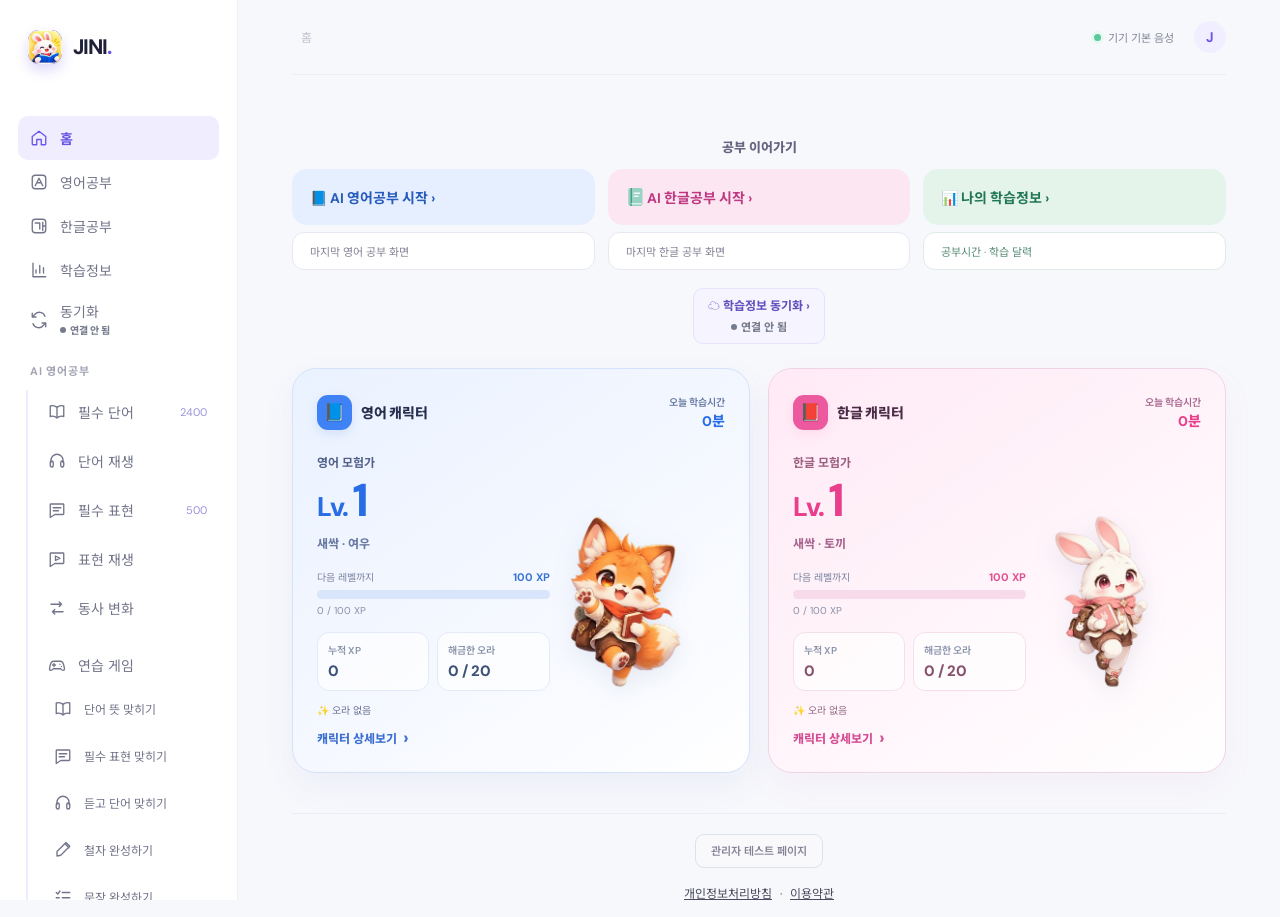
<file: legacy.html>
<!doctype html>
<html lang="ko">
<head>
  <meta charset="utf-8">
  <meta name="viewport" content="width=device-width, initial-scale=1">
  <meta name="theme-color" content="#6958e8">
  <link rel="manifest" href="manifest.webmanifest?v=20261019-bunny-v1">
  <link rel="icon" type="image/svg+xml" href="icons/jini-bunny.svg?v=20261019-bunny-v1">
  <title>JINI — 영어·한글 공부</title>
  <link rel="preconnect" href="https://fonts.googleapis.com">
  <link rel="preconnect" href="https://fonts.gstatic.com" crossorigin>
  <link href="https://fonts.googleapis.com/css2?family=DM+Sans:wght@400;500;600;700;800&family=Noto+Sans+KR:wght@400;500;600;700;800&display=swap" rel="stylesheet">
  <link rel="stylesheet" href="styles.css?v=20261021-home-tabs-info-sync-v1">
  <link rel="stylesheet" href="korean-game.css?v=20261021-page-bottom-spacing-v1">
  <link rel="stylesheet" href="english-game.css?v=20261021-page-bottom-spacing-v1">
  <link rel="stylesheet" href="game-character.css?v=20261018-growth-aura-1">
  <link rel="stylesheet" href="game-character-aura.css?v=20261018-aura-2">
  <link rel="stylesheet" href="game-character-reward.css?v=20261018-reward-demo-v1">
  <link rel="stylesheet" href="home-characters.css?v=20261021-home-time-heading-v2">
  <link rel="stylesheet" href="study-time.css?v=20261021-study-info-tab-visible-v2">
  <link rel="stylesheet" href="jini-chrome-launch.css?v=20261018-number-left-v1">
  <link rel="stylesheet" href="jini-install.css?v=20261018-number-left-v1">
  <link rel="stylesheet" href="jini-address-bar.css?v=20261018-standalone-address-v1">
  <link rel="stylesheet" href="admin-preview.css?v=20261021-admin-footer-v2">
  <link rel="stylesheet" href="english-expressions.css?v=20261021-page-bottom-spacing-v1">
  <link rel="stylesheet" href="opic.css?v=20261021-page-bottom-spacing-v1">
  <link rel="stylesheet" href="opic-mock.css?v=20261021-page-bottom-spacing-v1">
  <link rel="stylesheet" href="jini-sync.css?v=20261021-usage-breakdown-v1">
  <link rel="stylesheet" href="navigation.css?v=20261021-site-data-usage-v1">
</head>
<body>
  <div class="app-shell">
    <aside class="sidebar" data-study="home">
      <a class="brand" href="#" aria-label="JINI 홈">
        <span class="brand-mark"><img class="brand-bunny" src="icons/jini-bunny.svg?v=20261019-bunny-v1" width="34" height="34" alt="" aria-hidden="true"></span>
        <span>JINI<span class="brand-dot">.</span></span>
      </a>

      <nav class="home-nav" aria-label="기본 메뉴">
        <button class="nav-item active" data-page="home">
          <span class="nav-icon" aria-hidden="true"><svg viewBox="0 0 24 24" fill="none" stroke="currentColor" stroke-width="1.8" stroke-linecap="round" stroke-linejoin="round" focusable="false"><path d="m3 10 9-7 9 7v10a1 1 0 0 1-1 1h-5v-7H9v7H4a1 1 0 0 1-1-1Z"/></svg></span><span>홈</span>
        </button>
        <button class="nav-item home-study-shortcut" data-page="study-menu" type="button">
          <span class="nav-icon" aria-hidden="true"><svg viewBox="0 0 24 24" fill="none" stroke="currentColor" stroke-width="1.8" stroke-linecap="round" stroke-linejoin="round" focusable="false"><rect x="3" y="3" width="18" height="18" rx="4"/><path d="m7 17 5-10 5 10M9 13h6"/></svg></span><span>영어공부</span>
        </button>
        <button class="nav-item home-study-shortcut" data-page="ko-study-menu" type="button">
          <span class="nav-icon" aria-hidden="true"><svg viewBox="0 0 24 24" fill="none" stroke="currentColor" stroke-width="1.8" stroke-linecap="round" stroke-linejoin="round" focusable="false"><rect x="3" y="3" width="18" height="18" rx="4"/><path d="M7 8h6v8M17 7v11m0-6h3"/></svg></span><span>한글공부</span>
        </button>
        <button class="nav-item home-study-info-link" data-page="study-info" type="button" aria-label="나의 학습정보 열기">
          <span class="nav-icon" aria-hidden="true"><svg viewBox="0 0 24 24" fill="none" stroke="currentColor" stroke-width="1.8" stroke-linecap="round" stroke-linejoin="round" focusable="false"><path d="M4 3v18h17M8 16v-4m5 4V6m5 10V9"/></svg></span><span>학습정보</span>
        </button>
        <button class="nav-item home-sync-link" data-page="sync" type="button" data-sync-state="disconnected" aria-label="학습정보 동기화 열기">
          <span class="nav-icon" aria-hidden="true"><svg viewBox="0 0 24 24" fill="none" stroke="currentColor" stroke-width="1.8" stroke-linecap="round" stroke-linejoin="round" focusable="false"><path d="M20 7a8 8 0 0 0-14-2L3 8m0-5v5h5M4 17a8 8 0 0 0 14 2l3-3m0 5v-5h-5"/></svg></span>
          <span class="home-sync-label">
            <span class="home-sync-title">동기화</span>
            <small id="jini-sync-menu-status" class="home-sync-status" aria-live="polite">연결 안 됨</small>
          </span>
        </button>
      </nav>
      <div class="menu-label study-menu-label" id="english-menu-label">AI 영어공부</div>
      <nav class="main-nav study-menu" id="english-study-menu" aria-label="AI 영어공부 메뉴">
        <div class="nav-submenu" role="group" aria-label="AI 영어공부 하위 메뉴">
          <button class="nav-item" data-page="vocabulary">
            <span class="nav-icon" aria-hidden="true"><svg viewBox="0 0 24 24" fill="none" stroke="currentColor" stroke-width="1.8" stroke-linecap="round" stroke-linejoin="round" focusable="false"><path d="M12 5v15M3 4c4-1 7 0 9 2 2-2 5-3 9-2v14c-4-1-7 0-9 2-2-2-5-3-9-2Z"/></svg></span><span>필수 단어</span><span class="nav-count" id="nav-total-count">2400</span>
          </button>
          <button class="nav-item" data-page="player">
            <span class="nav-icon" aria-hidden="true"><svg viewBox="0 0 24 24" fill="none" stroke="currentColor" stroke-width="1.8" stroke-linecap="round" stroke-linejoin="round" focusable="false"><path d="M4 14v-3a8 8 0 0 1 16 0v3"/><rect x="3" y="12" width="4" height="8" rx="2"/><rect x="17" y="12" width="4" height="8" rx="2"/></svg></span><span>단어 재생</span>
          </button>
          <button class="nav-item" data-page="english-expressions" type="button">
            <span class="nav-icon" aria-hidden="true"><svg viewBox="0 0 24 24" fill="none" stroke="currentColor" stroke-width="1.8" stroke-linecap="round" stroke-linejoin="round" focusable="false"><path d="M4 4h16a1 1 0 0 1 1 1v12a1 1 0 0 1-1 1H9l-6 4V5a1 1 0 0 1 1-1Z"/><path d="M7 9h10M7 13h7"/></svg></span><span>필수 표현</span><span class="nav-count">500</span>
          </button>
          <button class="nav-item" data-page="english-expression-player" type="button">
            <span class="nav-icon" aria-hidden="true"><svg viewBox="0 0 24 24" fill="none" stroke="currentColor" stroke-width="1.8" stroke-linecap="round" stroke-linejoin="round" focusable="false"><path d="M4 4h16a1 1 0 0 1 1 1v12a1 1 0 0 1-1 1H9l-6 4V5a1 1 0 0 1 1-1Z"/><path d="m10 8 6 3-6 3Z"/></svg></span><span>표현 재생</span>
          </button>
          <button class="nav-item" data-page="verb-forms">
            <span class="nav-icon" aria-hidden="true"><svg viewBox="0 0 24 24" fill="none" stroke="currentColor" stroke-width="1.8" stroke-linecap="round" stroke-linejoin="round" focusable="false"><path d="M4 7h14l-3-3m3 3-3 3M20 17H6l3-3m-3 3 3 3"/></svg></span><span>동사 변화</span>
          </button>
          <div class="practice-menu-group" role="group" data-practice="english" aria-label="연습 게임 유형별 선택">
            <div class="practice-menu-header">
              <button class="nav-item" data-page="english-game" type="button"><span class="nav-icon" aria-hidden="true"><svg viewBox="0 0 24 24" fill="none" stroke="currentColor" stroke-width="1.8" stroke-linecap="round" stroke-linejoin="round" focusable="false"><path d="M7 7h10c3 0 4 3 5 10 0 3-3 3-5 0H7c-2 3-5 3-5 0 1-7 2-10 5-10Z"/><path d="M6 12h4m-2-2v4M16 11h.01M18 14h.01"/></svg></span><span>연습 게임</span></button>
              <button class="practice-menu-toggle" type="button" aria-expanded="false" aria-label="연습 게임 하위 메뉴 열기" aria-controls="english-game-menu-children"><span aria-hidden="true">▾</span></button>
            </div>
            <div class="practice-menu-children" id="english-game-menu-children" role="group" aria-label="연습 게임 하위 메뉴">
              <button class="nav-item practice-menu-child" data-page="english-game" data-game-mode="word" type="button"><span class="nav-icon" aria-hidden="true"><svg viewBox="0 0 24 24" fill="none" stroke="currentColor" stroke-width="1.8" stroke-linecap="round" stroke-linejoin="round" focusable="false"><path d="M12 5v15M3 4c4-1 7 0 9 2 2-2 5-3 9-2v14c-4-1-7 0-9 2-2-2-5-3-9-2Z"/></svg></span><span>단어 뜻 맞히기</span></button>
              <button class="nav-item practice-menu-child" data-page="english-game" data-game-mode="expression" type="button"><span class="nav-icon" aria-hidden="true"><svg viewBox="0 0 24 24" fill="none" stroke="currentColor" stroke-width="1.8" stroke-linecap="round" stroke-linejoin="round" focusable="false"><path d="M4 4h16a1 1 0 0 1 1 1v12a1 1 0 0 1-1 1H9l-6 4V5a1 1 0 0 1 1-1Z"/><path d="M7 9h10M7 13h7"/></svg></span><span>필수 표현 맞히기</span></button>
              <button class="nav-item practice-menu-child" data-page="english-game" data-game-mode="listen" type="button"><span class="nav-icon" aria-hidden="true"><svg viewBox="0 0 24 24" fill="none" stroke="currentColor" stroke-width="1.8" stroke-linecap="round" stroke-linejoin="round" focusable="false"><path d="M4 14v-3a8 8 0 0 1 16 0v3"/><rect x="3" y="12" width="4" height="8" rx="2"/><rect x="17" y="12" width="4" height="8" rx="2"/></svg></span><span>듣고 단어 맞히기</span></button>
              <button class="nav-item practice-menu-child" data-page="english-game" data-game-mode="spelling" type="button"><span class="nav-icon" aria-hidden="true"><svg viewBox="0 0 24 24" fill="none" stroke="currentColor" stroke-width="1.8" stroke-linecap="round" stroke-linejoin="round" focusable="false"><path d="m15 4 5 5M4 20l5-1L21 7l-5-5L4 14Z"/></svg></span><span>철자 완성하기</span></button>
              <button class="nav-item practice-menu-child" data-page="english-game" data-game-mode="sentence" type="button"><span class="nav-icon" aria-hidden="true"><svg viewBox="0 0 24 24" fill="none" stroke="currentColor" stroke-width="1.8" stroke-linecap="round" stroke-linejoin="round" focusable="false"><path d="m3 6 2 2 3-4M11 6h10M3 13h4m4 0h10M3 20h4m4 0h10"/></svg></span><span>문장 완성하기</span></button>
              <button class="nav-item practice-menu-child" data-page="english-game" data-game-mode="speaking" type="button"><span class="nav-icon" aria-hidden="true"><svg viewBox="0 0 24 24" fill="none" stroke="currentColor" stroke-width="1.8" stroke-linecap="round" stroke-linejoin="round" focusable="false"><rect x="9" y="2" width="6" height="13" rx="3"/><path d="M5 10v2a7 7 0 0 0 14 0v-2M12 19v3m-4 0h8"/></svg></span><span>발음·회화 챌린지</span></button>
              <button class="nav-item practice-menu-child" data-page="english-game" data-game-mode="review" type="button"><span class="nav-icon" aria-hidden="true"><svg viewBox="0 0 24 24" fill="none" stroke="currentColor" stroke-width="1.8" stroke-linecap="round" stroke-linejoin="round" focusable="false"><path d="M4 8V3m0 5h5M4 8a9 9 0 1 1-1 8"/><path d="m9 12 2 2 4-4"/></svg></span><span>오답 복습</span></button>
              <button class="nav-item practice-menu-child" data-page="english-game" data-game-mode="remind" type="button"><span class="nav-icon" aria-hidden="true"><svg viewBox="0 0 24 24" fill="none" stroke="currentColor" stroke-width="1.8" stroke-linecap="round" stroke-linejoin="round" focusable="false"><path d="M3 7h16l-3-3m3 3-3 3M21 17H5l3-3m-3 3 3 3"/></svg></span><span>리마인드</span></button>
            </div>
          </div>
          <div class="opic-menu-group" role="group" aria-label="스피킹 대비 학습">
            <div class="opic-menu-header">
              <button class="nav-item" data-page="speaking" type="button">
                <span class="nav-icon" aria-hidden="true"><svg viewBox="0 0 24 24" fill="none" stroke="currentColor" stroke-width="1.8" stroke-linecap="round" stroke-linejoin="round" focusable="false"><rect x="9" y="2" width="6" height="13" rx="3"/><path d="M5 10v2a7 7 0 0 0 14 0v-2M12 19v3m-4 0h8"/></svg></span><span>스피킹 대비</span>
              </button>
              <button class="opic-menu-toggle" type="button" aria-label="스피킹 대비 하위 메뉴 열기" aria-expanded="false" aria-controls="opic-menu-children">
                <span aria-hidden="true">▾</span>
              </button>
            </div>
            <div class="opic-menu-children" id="opic-menu-children" role="group" aria-label="스피킹 대비 하위 메뉴">
              <button class="nav-item opic-menu-child" data-page="opic-basic" type="button">
                <span class="nav-icon" aria-hidden="true"><svg viewBox="0 0 24 24" fill="none" stroke="currentColor" stroke-width="1.8" stroke-linecap="round" stroke-linejoin="round" focusable="false"><path d="m15 4 5 5M4 20l5-1L21 7l-5-5L4 14Z"/></svg></span><span>기초 답변 훈련</span>
              </button>
              <button class="nav-item opic-menu-child" data-page="opic" type="button">
                <span class="nav-icon" aria-hidden="true"><svg viewBox="0 0 24 24" fill="none" stroke="currentColor" stroke-width="1.8" stroke-linecap="round" stroke-linejoin="round" focusable="false"><path d="m3 6 2 2 3-4M11 6h10M3 13h4m4 0h10M3 20h4m4 0h10"/></svg></span><span>주제별 질문 목록</span>
              </button>
              <button class="nav-item opic-menu-child" data-page="opic-mock" type="button">
                <span class="nav-icon" aria-hidden="true"><svg viewBox="0 0 24 24" fill="none" stroke="currentColor" stroke-width="1.8" stroke-linecap="round" stroke-linejoin="round" focusable="false"><circle cx="12" cy="12" r="9"/><path d="M12 7v5l3 2"/></svg></span><span>실전 연습</span><span class="nav-count">15</span>
              </button>
            </div>
          </div>
        </div>
      </nav>
      <div class="menu-label study-menu-label" id="korean-menu-label">AI 한글공부</div>
      <nav class="main-nav study-menu" id="korean-study-menu" aria-label="AI 한글공부 메뉴">
        <div class="nav-submenu" role="group" aria-label="AI 한글공부 하위 메뉴">
          <button class="nav-item" data-page="ko-vocabulary">
            <span class="nav-icon" aria-hidden="true"><svg viewBox="0 0 24 24" fill="none" stroke="currentColor" stroke-width="1.8" stroke-linecap="round" stroke-linejoin="round" focusable="false"><path d="M12 5v15M3 4c4-1 7 0 9 2 2-2 5-3 9-2v14c-4-1-7 0-9 2-2-2-5-3-9-2Z"/></svg></span><span>필수 단어</span><span class="nav-count" id="nav-korean-count">763</span>
          </button>
          <button class="nav-item" data-page="ko-player">
            <span class="nav-icon" aria-hidden="true"><svg viewBox="0 0 24 24" fill="none" stroke="currentColor" stroke-width="1.8" stroke-linecap="round" stroke-linejoin="round" focusable="false"><path d="M4 14v-3a8 8 0 0 1 16 0v3"/><rect x="3" y="12" width="4" height="8" rx="2"/><rect x="17" y="12" width="4" height="8" rx="2"/></svg></span><span>단어 재생</span>
          </button>
          <button class="nav-item" data-page="ko-expressions">
            <span class="nav-icon" aria-hidden="true"><svg viewBox="0 0 24 24" fill="none" stroke="currentColor" stroke-width="1.8" stroke-linecap="round" stroke-linejoin="round" focusable="false"><path d="M4 4h16a1 1 0 0 1 1 1v12a1 1 0 0 1-1 1H9l-6 4V5a1 1 0 0 1 1-1Z"/><path d="M7 9h10M7 13h7"/></svg></span><span>일상생활 표현</span><span class="nav-count" id="nav-korean-expression-count">700</span>
          </button>
          <button class="nav-item" data-page="ko-expression-player">
            <span class="nav-icon" aria-hidden="true"><svg viewBox="0 0 24 24" fill="none" stroke="currentColor" stroke-width="1.8" stroke-linecap="round" stroke-linejoin="round" focusable="false"><path d="M4 4h16a1 1 0 0 1 1 1v12a1 1 0 0 1-1 1H9l-6 4V5a1 1 0 0 1 1-1Z"/><path d="m10 8 6 3-6 3Z"/></svg></span><span>표현 재생</span>
          </button>
          <div class="practice-menu-group" role="group" data-practice="korean" aria-label="연습 게임 유형별 선택">
            <div class="practice-menu-header">
              <button class="nav-item" data-page="ko-game" type="button"><span class="nav-icon" aria-hidden="true"><svg viewBox="0 0 24 24" fill="none" stroke="currentColor" stroke-width="1.8" stroke-linecap="round" stroke-linejoin="round" focusable="false"><path d="M7 7h10c3 0 4 3 5 10 0 3-3 3-5 0H7c-2 3-5 3-5 0 1-7 2-10 5-10Z"/><path d="M6 12h4m-2-2v4M16 11h.01M18 14h.01"/></svg></span><span>연습 게임</span></button>
              <button class="practice-menu-toggle" type="button" aria-expanded="false" aria-label="연습 게임 하위 메뉴 열기" aria-controls="korean-game-menu-children"><span aria-hidden="true">▾</span></button>
            </div>
            <div class="practice-menu-children" id="korean-game-menu-children" role="group" aria-label="연습 게임 하위 메뉴">
              <button class="nav-item practice-menu-child" data-page="ko-game" data-game-mode="word" type="button"><span class="nav-icon" aria-hidden="true"><svg viewBox="0 0 24 24" fill="none" stroke="currentColor" stroke-width="1.8" stroke-linecap="round" stroke-linejoin="round" focusable="false"><path d="M12 5v15M3 4c4-1 7 0 9 2 2-2 5-3 9-2v14c-4-1-7 0-9 2-2-2-5-3-9-2Z"/></svg></span><span>단어 뜻 맞히기</span></button>
              <button class="nav-item practice-menu-child" data-page="ko-game" data-game-mode="sound" type="button"><span class="nav-icon" aria-hidden="true"><svg viewBox="0 0 24 24" fill="none" stroke="currentColor" stroke-width="1.8" stroke-linecap="round" stroke-linejoin="round" focusable="false"><path d="M4 14v-3a8 8 0 0 1 16 0v3"/><rect x="3" y="12" width="4" height="8" rx="2"/><rect x="17" y="12" width="4" height="8" rx="2"/></svg></span><span>발음 듣고 맞히기</span></button>
              <button class="nav-item practice-menu-child" data-page="ko-game" data-game-mode="pron" type="button"><span class="nav-icon" aria-hidden="true"><svg viewBox="0 0 24 24" fill="none" stroke="currentColor" stroke-width="1.8" stroke-linecap="round" stroke-linejoin="round" focusable="false"><rect x="9" y="2" width="6" height="13" rx="3"/><path d="M5 10v2a7 7 0 0 0 14 0v-2M12 19v3m-4 0h8"/></svg></span><span>발음 따라 말하기</span></button>
              <button class="nav-item practice-menu-child" data-page="ko-game" data-game-mode="dialog" type="button"><span class="nav-icon" aria-hidden="true"><svg viewBox="0 0 24 24" fill="none" stroke="currentColor" stroke-width="1.8" stroke-linecap="round" stroke-linejoin="round" focusable="false"><path d="M4 4h16a1 1 0 0 1 1 1v12a1 1 0 0 1-1 1H9l-6 4V5a1 1 0 0 1 1-1Z"/><path d="M7 9h10M7 13h7"/></svg></span><span>실전 회화</span></button>
              <button class="nav-item practice-menu-child" data-page="ko-game" data-game-mode="review" type="button"><span class="nav-icon" aria-hidden="true"><svg viewBox="0 0 24 24" fill="none" stroke="currentColor" stroke-width="1.8" stroke-linecap="round" stroke-linejoin="round" focusable="false"><path d="M4 8V3m0 5h5M4 8a9 9 0 1 1-1 8"/><path d="m9 12 2 2 4-4"/></svg></span><span>오답 복습</span></button>
              <button class="nav-item practice-menu-child" data-page="ko-game" data-game-mode="remind" type="button"><span class="nav-icon" aria-hidden="true"><svg viewBox="0 0 24 24" fill="none" stroke="currentColor" stroke-width="1.8" stroke-linecap="round" stroke-linejoin="round" focusable="false"><path d="M3 7h16l-3-3m3 3-3 3M21 17H5l3-3m-3 3 3 3"/></svg></span><span>리마인드</span></button>
            </div>
          </div>
        </div>
      </nav>

      <div class="sidebar-note">
        <span class="note-icon">✦</span>
        <strong>매일 조금씩</strong>
        <p>오늘의 단어를 듣고<br>소리 내어 따라 해 보세요.</p>
      </div>
      <div class="sidebar-foot" id="sidebar-foot">YOUR DAILY ENGLISH<br><span>기초부터 차근차근</span></div>
    </aside>

    <main class="main-content">
      <div class="jini-address-bar" id="jini-address-bar" role="navigation" aria-label="JINI 앱 주소창" hidden>
        <button class="jini-address-icon" id="jini-address-back" type="button" aria-label="이전 페이지" title="뒤로가기">‹</button>
        <form class="jini-address-form" id="jini-address-form" aria-label="웹 주소 입력 및 이동">
          <input class="jini-address-field" id="jini-address-input" type="text" inputmode="url" aria-label="웹 주소" spellcheck="false" autocomplete="off" autocapitalize="off" autocorrect="off" value="https://16jweb.github.io/JINI/">
          <button class="jini-address-go" type="submit" aria-label="입력한 주소로 이동" title="주소로 이동">이동</button>
        </form>
        <button class="jini-address-icon" id="jini-address-reload" type="button" aria-label="새로고침" title="새로고침">↻</button>
        <button class="jini-address-icon" id="jini-address-copy" type="button" aria-label="현재 주소 복사" title="주소 복사">⧉</button>
        <p class="jini-address-feedback" id="jini-address-feedback" role="status" aria-live="polite"></p>
      </div>
      <header class="topbar">
        <div class="topbar-start">
          <div class="breadcrumb"><span class="breadcrumb-root" id="breadcrumb-section">홈</span><span id="breadcrumb-divider" hidden> / </span><strong id="breadcrumb-level"></strong></div>
        </div>
        <div class="top-actions">
          <button class="study-sync-link" data-page="sync" type="button" data-sync-state="disconnected" aria-label="학습정보 동기화 열기"><span>☁ 동기화</span><small id="study-sync-status" class="home-sync-status" aria-live="polite">연결 안 됨</small></button>
          <span class="voice-status"><i></i> 기기 기본 음성</span>
          <button class="profile" aria-label="프로필">J</button>
        </div>
      </header>

      <section class="home-section" id="home-section">
        <div class="jini-home-wrap">
          <div class="jini-home-tools" role="group" aria-label="브라우저 및 홈 화면 바로가기">
          <div id="jini-chrome-launch" class="jini-chrome-launch" hidden>
            <div class="jini-chrome-intro" hidden>
              <strong>🔊 음성 학습은 Chrome 브라우저를 권장해요</strong>
              <p>재생이 끊기거나 반복 횟수가 달라지면 Chrome에서 열어 보세요.</p>
              <p id="jini-kakao-notice" hidden>카카오톡 내부 브라우저에서는 음성 재생이 불안정할 수 있어요.</p>
            </div>
            <a id="jini-open-chrome" class="jini-chrome-open" href="https://16jweb.github.io/JINI/" aria-label="1. 크롬에서 열기">1. 🌐 크롬에서 열기</a>
            <div id="jini-chrome-help" class="jini-chrome-help" hidden>
              <p>Chrome이 열리지 않나요? 카카오톡 화면의 <b>⋯ 메뉴 → 다른 브라우저로 열기</b>를 선택하거나, 링크를 복사해 Chrome 주소창에 붙여넣어 주세요.</p>
              <button id="jini-chrome-copy" class="jini-chrome-copy" type="button">🔗 링크 복사</button>
              <span id="jini-chrome-copy-status" class="jini-chrome-copy-status" role="status" aria-live="polite"></span>
            </div>
          </div>
          <div id="jini-install-panel" class="jini-install-panel" hidden>
            <div class="jini-install-copy" hidden>
              <strong>📲 JINI를 휴대폰 홈 화면에 추가하세요</strong>
              <span>앱처럼 아이콘을 눌러 바로 공부할 수 있어요.</span>
            </div>
            <button type="button" id="jini-install-button" class="jini-install-button">2. ＋ 홈 화면에 추가</button>
            <div id="jini-install-guide" class="jini-install-guide" hidden>
              <p id="jini-install-guide-text"></p>
              <span id="jini-install-status" class="jini-install-status" role="status" aria-live="polite"></span>
            </div>
          </div>
          </div>
          <strong class="jini-home-actions-title">공부 이어가기</strong>
          <div class="home-study-tabs" role="group" aria-label="공부할 언어 선택">
            <div class="home-study-choice">
              <button class="home-start-button" id="start-learning" type="button" data-page="study-menu">📘 AI 영어공부 시작 ›</button>
              <button class="home-resume-button" id="resume-english-study" type="button" data-resume-study="english">마지막 영어 공부 화면</button>
            </div>
            <div class="home-study-choice">
              <button class="home-start-button" id="start-korean-learning" type="button" data-page="ko-study-menu"><span class="korean-book-icon" aria-hidden="true"><svg viewBox="0 0 24 28" fill="none" focusable="false"><rect x="3" y="2" width="19" height="24" rx="3" fill="#99d2c2"/><path d="M7 2v24" stroke="#4d9e89" stroke-width="2"/><path d="M11 9h7M11 13h5" stroke="#f1fcf7" stroke-width="2" stroke-linecap="round"/><path d="M8 23h12" stroke="#d9f0e7" stroke-width="2" stroke-linecap="round"/></svg></span> AI 한글공부 시작 ›</button>
              <button class="home-resume-button" id="resume-korean-study" type="button" data-resume-study="korean">마지막 한글 공부 화면</button>
            </div>
            <div class="home-study-choice">
              <button class="home-start-button" id="open-study-info" type="button" data-page="study-info">📊 나의 학습정보 ›</button>
              <button class="home-resume-button" type="button" data-page="study-info">공부시간 · 학습 달력</button>
            </div>
          </div>
          <button class="home-sync-quicklink" type="button" data-page="sync" data-sync-state="disconnected" aria-label="학습정보 동기화 열기">
            <span class="home-sync-quicklink-title">☁ 학습정보 동기화 ›</span>
            <small id="jini-sync-home-status" class="home-sync-status" aria-live="polite">연결 안 됨</small>
          </button>
          <div class="jini-home-character-grid" aria-label="나의 영어·한글 캐릭터">
            <div class="jgc-home-slot" id="jini-home-character-english" data-jini-character-panel="english" data-jini-character-home="true"></div>
            <div class="jgc-home-slot" id="jini-home-character-korean" data-jini-character-panel="korean" data-jini-character-home="true"></div>
          </div>
          <div class="jini-home-admin-footer">
            <button id="jini-admin-entry" type="button" aria-haspopup="dialog" aria-controls="jini-admin-dialog">관리자 테스트 페이지</button>
          </div>
        </div>
      </section>

<section class="study-hub" id="english-study-hub" aria-label="영어공부 학습 메뉴" hidden>
  <button class="bookmark-button" data-page="home" type="button">← 홈</button>
  <p class="study-hub-eyebrow">📘 영어공부</p>
  <p class="study-hub-intro">원하는 메뉴를 골라 시작하세요. 마지막 학습 위치는 그대로 기억해요.</p>
  <div class="study-hub-grid"><button class="study-hub-card" data-page="vocabulary" type="button"><span class="study-hub-icon" aria-hidden="true">📘</span><span class="study-hub-copy"><strong>필수 단어</strong><small>전체·초등·중등·고등 단어 공부</small></span><span class="study-hub-arrow" aria-hidden="true">›</span></button>
<button class="study-hub-card" data-page="player" type="button"><span class="study-hub-icon" aria-hidden="true">♫</span><span class="study-hub-copy"><strong>단어 재생</strong><small>학년별 단어를 듣고 따라 하기</small></span><span class="study-hub-arrow" aria-hidden="true">›</span></button>
<button class="study-hub-card" data-page="english-expressions" type="button"><span class="study-hub-icon" aria-hidden="true">💬</span><span class="study-hub-copy"><strong>필수 표현</strong><small>상황별 표현과 예문 공부</small></span><span class="study-hub-arrow" aria-hidden="true">›</span></button>
<button class="study-hub-card" data-page="english-expression-player" type="button"><span class="study-hub-icon" aria-hidden="true">▶</span><span class="study-hub-copy"><strong>표현 재생</strong><small>표현·뜻·예문을 순서대로 듣기</small></span><span class="study-hub-arrow" aria-hidden="true">›</span></button>
<button class="study-hub-card" data-page="verb-forms" type="button"><span class="study-hub-icon" aria-hidden="true">↻</span><span class="study-hub-copy"><strong>동사 변화</strong><small>기본형부터 과거·과거분사까지</small></span><span class="study-hub-arrow" aria-hidden="true">›</span></button>
<button class="study-hub-card" data-page="english-game" type="button"><span class="study-hub-icon" aria-hidden="true">🎮</span><span class="study-hub-copy"><strong>연습 게임</strong><small>뜻·듣기·철자·회화 연습</small></span><span class="study-hub-arrow" aria-hidden="true">›</span></button>
<button class="study-hub-card" data-page="speaking" type="button"><span class="study-hub-icon" aria-hidden="true">🎤</span><span class="study-hub-copy"><strong>스피킹 대비</strong><small>기초 답변·주제별 질문·실전 연습</small></span><span class="study-hub-arrow" aria-hidden="true">›</span></button></div>
</section>
<section class="study-hub" id="korean-study-hub" aria-label="한글공부 학습 메뉴" hidden>
  <button class="bookmark-button" data-page="home" type="button">← 홈</button>
  <p class="study-hub-eyebrow"><span class="korean-book-icon" aria-hidden="true"><svg viewBox="0 0 24 28" fill="none" focusable="false"><rect x="3" y="2" width="19" height="24" rx="3" fill="#99d2c2"/><path d="M7 2v24" stroke="#4d9e89" stroke-width="2"/><path d="M11 9h7M11 13h5" stroke="#f1fcf7" stroke-width="2" stroke-linecap="round"/><path d="M8 23h12" stroke="#d9f0e7" stroke-width="2" stroke-linecap="round"/></svg></span> 한글공부</p>
  <p class="study-hub-intro">원하는 메뉴를 골라 시작하세요. 마지막 학습 위치는 그대로 기억해요.</p>
  <div class="study-hub-grid"><button class="study-hub-card" data-page="ko-vocabulary" type="button"><span class="study-hub-icon" aria-hidden="true"><span class="korean-book-icon" aria-hidden="true"><svg viewBox="0 0 24 28" fill="none" focusable="false"><rect x="3" y="2" width="19" height="24" rx="3" fill="#99d2c2"/><path d="M7 2v24" stroke="#4d9e89" stroke-width="2"/><path d="M11 9h7M11 13h5" stroke="#f1fcf7" stroke-width="2" stroke-linecap="round"/><path d="M8 23h12" stroke="#d9f0e7" stroke-width="2" stroke-linecap="round"/></svg></span></span><span class="study-hub-copy"><strong>필수 단어</strong><small>한국어 단어와 베트남어 뜻 공부</small></span><span class="study-hub-arrow" aria-hidden="true">›</span></button>
<button class="study-hub-card" data-page="ko-player" type="button"><span class="study-hub-icon" aria-hidden="true">♫</span><span class="study-hub-copy"><strong>단어 재생</strong><small>한국어 발음을 듣고 따라 하기</small></span><span class="study-hub-arrow" aria-hidden="true">›</span></button>
<button class="study-hub-card" data-page="ko-expressions" type="button"><span class="study-hub-icon" aria-hidden="true">💬</span><span class="study-hub-copy"><strong>일상생활 표현</strong><small>생활 속 한국어 표현과 번역 공부</small></span><span class="study-hub-arrow" aria-hidden="true">›</span></button>
<button class="study-hub-card" data-page="ko-expression-player" type="button"><span class="study-hub-icon" aria-hidden="true">▶</span><span class="study-hub-copy"><strong>표현 재생</strong><small>한국어 표현을 순서대로 듣기</small></span><span class="study-hub-arrow" aria-hidden="true">›</span></button>
<button class="study-hub-card" data-page="ko-game" type="button"><span class="study-hub-icon" aria-hidden="true">🎮</span><span class="study-hub-copy"><strong>연습 게임</strong><small>단어·발음·회화 연습</small></span><span class="study-hub-arrow" aria-hidden="true">›</span></button></div>
</section>
      <section class="jst-section" id="jini-study-info-section" hidden>
        <div id="jini-study-time-root"></div>
      </section>

      <section id="jini-sync-page" class="jsy-home-page" aria-label="학습정보 동기화" hidden>
        <button id="sync-back-button" class="bookmark-button" type="button" style="min-height:36px;margin:12px 0 4px;font-size:12px">← 이전 페이지</button>
      <section class="jsy-section" id="jini-sync-section" aria-labelledby="jsy-title">
        <div class="jsy-head">
          <h1 id="jsy-title">↻ 학습정보 동기화</h1>
          <p>Google Drive를 통해 휴대폰과 컴퓨터의 학습기록을 안전하게 보관하고 이어서 공부하세요.</p>
        </div>
        <div class="jsy-card jsy-info">
          <h2>☁ Google Drive 자동 동기화</h2>
          <ul class="jsy-list">
            <li>영어·한글 학습 진도 및 일별·월별 학습시간</li>
            <li>캐릭터 레벨, XP, 보상 및 꾸미기 정보</li>
            <li>크롬 사이트 데이터를 삭제해도 Drive에 백업된 기록 복원 가능</li>
          </ul>
          <p class="jsy-muted">Google Drive에 연결하면 학습기록이 처음 변경된 시점부터 5분 동안 모아 한 번에 동기화합니다. 추가 변경으로 5분 대기시간이 늘어나지 않으며, 변경사항이 없을 때는 마지막 확인 이후 약 10분마다 Drive를 확인합니다. 다른 앱에서 돌아왔을 때도 마지막 확인 후 10분 이상 지났으면 최신 기록을 확인합니다. 홈의 동기화 화면을 계속 열어 둘 필요는 없습니다. 인증이 만료되면 Google 재연결이 필요하며, 서로 다른 문제의 학습기록은 중복 XP 없이 자동 병합하며, 캐릭터·설정 등 안전하게 합칠 수 없는 변경은 확인 후 처리합니다.</p>
        </div>
        <div class="jsy-card">
          <h2>동기화 연결 상태</h2>
          <div class="jsy-status-row"><span class="jsy-label">Google Drive</span><span id="jsy-state" class="jsy-pill">연결 안 됨</span></div>
          <div id="jsy-expired-notice" class="jsy-expired-notice" role="status" aria-live="polite" hidden>
            <strong>⚠ 동기화 인증이 만료됐어요</strong>
            <p id="jsy-unbacked-xp"></p>
            <p id="jsy-unbacked-xp-detail" class="jsy-muted"></p>
            <p class="jsy-muted">학습 기록은 이 기기에 저장되어 있어요. 마지막으로 확인한 Drive 백업을 기준으로 비교해요.</p>
            <button id="jsy-expired-reconnect" class="jsy-btn" type="button">Google 다시 연결</button>
          </div>
          <div class="jsy-status-row" id="jsy-learning-status-row"><span class="jsy-label">학습정보 확인</span><strong id="jsy-auto">확인 불가</strong></div>
          <div class="jsy-status-row"><span class="jsy-label">마지막 동기화</span><strong id="jsy-last">기록 없음</strong></div>
          <div class="jsy-status-row"><span class="jsy-label">Drive 백업 파일 용량</span><strong id="jsy-backup-size">Google 연결 후 확인</strong></div>
          <div class="jsy-data-audit" aria-label="Google Drive 데이터 비교">
            <strong>학습정보 실제 저장 상태 확인</strong>
            <p>연결됨은 Google 로그인 상태예요. 아래에서 XP·레벨·학습시간·캐릭터를 비교해야 복원 여부를 알 수 있어요.</p>
          <div id="jsy-message" class="jsy-message" role="status" aria-live="polite" hidden></div>
            <div class="jsy-audit-item"><span>이 기기의 학습기록</span><div id="jsy-local-summary">확인 중</div></div>
            <div class="jsy-audit-item"><span>Google Drive 백업</span><div id="jsy-remote-summary">Google 연결 후 확인</div></div>
            <p id="jsy-compare-note" class="jsy-muted">기존 기기에서 기록이 보이는지 먼저 확인하세요.</p>
          <div id="jsy-conflict" class="jsy-conflict" hidden>
            <strong>기기 간 학습기록이 달라요</strong>
            <p id="jsy-differences"></p>
            <p id="jsy-conflict-text">어느 기록을 사용할지 선택하세요.</p>
            <div class="jsy-buttons">
              <button id="jsy-use-drive" class="jsy-btn" type="button">Drive 기록 사용</button>
              <button id="jsy-use-local" class="jsy-btn" type="button">이 기기 기록 사용</button>
            </div>
          </div>
          </div>
          <div class="jsy-buttons">
            <button id="jsy-connect" class="jsy-btn primary" type="button">
              <span id="jsy-connect-label">↻ 동기화 하기</span>
              <small id="jsy-connect-progress" class="jsy-btn-progress" role="status" aria-live="polite" hidden>동기화 중…</small>
            </button>
            <button id="jsy-disconnect" class="jsy-btn" type="button" disabled>
              <span>⤬ 동기화 해제</span>
              <small id="jsy-disconnect-progress" class="jsy-btn-progress" role="status" aria-live="polite" hidden>해제 중…</small>
            </button>
          </div>
          <div id="jsy-config" class="jsy-config">Google Drive 자동 동기화는 <strong>Google OAuth 클라이언트 ID 설정 후</strong> 사용할 수 있습니다. 현재 기기의 학습기록은 그대로 유지됩니다.</div>
        </div>
        <div class="jsy-card">
          <h2>데이터 백업 관리</h2>
          <p class="jsy-muted">백업 데이터는 연결된 Google Drive에 저장됩니다.</p>
          <div class="jsy-buttons">
            <button id="jsy-backup" class="jsy-btn primary" type="button" disabled>☁ 지금 백업하기</button>
            <button id="jsy-restore" class="jsy-btn" type="button" disabled>↓ 백업 복원</button>
          </div>
          <button id="jsy-delete" class="jsy-btn danger" type="button" disabled>🗑 백업 데이터 삭제</button>
          <div id="jsy-confirm" class="jsy-confirm" hidden>
            <strong id="jsy-confirm-title">확인</strong>
            <p id="jsy-confirm-body"></p>
            <div class="jsy-buttons"><button id="jsy-cancel" class="jsy-btn" type="button">취소</button><button id="jsy-confirm-yes" class="jsy-btn danger" type="button">확인</button></div>
          </div>
          <details class="jsy-local-tools">
            <summary>인터넷 없이 파일로 직접 백업·복원</summary>
            <p class="jsy-muted">Google Drive 연결과 관계없이 현재 기기 학습정보를 파일로 내려받거나, 이전에 저장한 JSON 백업을 불러올 수 있습니다.</p>
            <div class="jsy-buttons"><button id="jsy-save-local" class="jsy-btn" type="button">JSON 파일 저장</button><label class="jsy-btn" style="text-align:center" for="jsy-load-local">JSON 파일 불러오기</label><input id="jsy-load-local" type="file" accept=".json,application/json" hidden></div>
          </details>
        </div>
        <div class="jsy-card">
          <h2>📁 Google Drive 저장 위치</h2>
          <div class="jsy-path">내 드라이브 &gt; <strong>JINI</strong><div class="jsy-path-file">📄 jini-backup.json</div></div>
          <p class="jsy-muted">동기화 연결 후 Google Drive의 '내 드라이브/JINI' 폴더에 저장합니다.</p>
          <a class="jsy-link" href="https://drive.google.com/drive/my-drive" target="_blank" rel="noopener noreferrer">Google Drive 열기 ↗</a>
        </div>
        <div class="jsy-card" aria-labelledby="jsy-usage-title">
          <div class="jsy-usage-header"><h2 id="jsy-usage-title">JINI 인터넷 데이터 사용량</h2><button id="jini-network-usage-refresh" class="jsy-btn jsy-usage-refresh" type="button" aria-label="인터넷 사용량 새로고침">↻ 새로고침</button></div>
          <div id="jini-network-usage-root">이 브라우저에서 오늘 사용한 데이터를 집계하고 있어요.</div>
        </div>
      </section>
      </section>



      <section class="vocabulary-section" hidden>
        <div class="section-heading">
          <div>
            <h1 class="page-title" id="section-title">필수 단어</h1>
            <div class="result-count" id="result-count"></div>
          </div>
          <label class="search-box">
            <span aria-hidden="true">⌕</span>
            <input id="search-input" type="search" placeholder="단어 또는 뜻 검색" autocomplete="off" aria-label="단어 또는 뜻 검색">
            <button class="search-clear" id="clear-search" type="button" aria-label="단어 검색어 지우기">×</button>
            <kbd>/</kbd>
          </label>
        </div>

        <div class="filter-row" id="vocabulary-filter-row">
          <div class="filters" id="vocabulary-filters" aria-label="단어 수준 필터">
            <button class="filter-chip selected" data-level="all">전체 <span class="chip-count" id="count-all">2400</span></button>
            <button class="filter-chip" data-level="초등">초등 <span class="chip-count" id="count-elementary">800</span></button>
            <button class="filter-chip" data-level="중등">중등 <span class="chip-count" id="count-middle">800</span></button>
            <button class="filter-chip" data-level="고등">고등 <span class="chip-count" id="count-high">800</span></button>
          </div>
          <div class="filters" id="korean-vocabulary-filters" aria-label="한글 학습 항목 수" hidden>
            <button class="filter-chip selected" type="button">전체 <span class="chip-count" id="korean-list-count"></span></button>
          </div>
          <div class="list-hint" id="vocabulary-hint"><span class="audio-mini">▶</span> 스피커를 눌러 발음을 들어 보세요</div>
        </div>

        <div class="bookmark-toolbar" aria-label="단어장 책갈피">
          <button class="bookmark-button" id="bookmark-current-page" type="button">☆ 이 페이지 책갈피</button>
          <div class="bookmark-list" id="vocabulary-bookmarks" aria-live="polite"></div>
        </div>

        <div class="vocabulary-item-navigation" id="vocabulary-item-navigation">
          <select class="player-item-select" id="vocabulary-item-select" aria-label="번호로 단어 이동"></select>
        </div>

        <div class="word-list" id="word-list" aria-live="polite"></div>
        <div class="empty-state" id="empty-state" hidden>
          <span>⌕</span><strong>검색 결과가 없어요</strong><p>다른 단어 또는 뜻으로 검색해 보세요.</p>
        </div>
        <div class="pagination" id="pagination"></div>
      </section>

      <section class="player-section" id="player-section" hidden>
        <div class="player-heading">
          <span class="eyebrow section-eyebrow">LISTEN &amp; LEARN</span>
          <h1 class="page-title" id="player-heading-title">단어 재생</h1>
          <p id="player-heading-description">학년과 재생 내용을 선택하고 시작해 보세요.</p>
          <button class="bookmark-button" id="open-language-packs" type="button" data-page="ko-language-packs" hidden>↓ 베트남어 음성 설정</button>
        </div>
        <div class="player-levels" id="player-levels" role="group" aria-label="재생할 단어 수준 선택">
          <button class="player-level selected" data-player-level="초등">초등 <span id="player-count-elementary">800개</span></button>
          <button class="player-level" data-player-level="중등">중등 <span id="player-count-middle">800개</span></button>
          <button class="player-level" data-player-level="고등">고등 <span id="player-count-high">800개</span></button>
        </div>
        <div class="bookmark-toolbar player-bookmark-toolbar" aria-label="저장한 단어·표현 책갈피" hidden>
          <div class="bookmark-list" id="player-bookmarks" aria-live="polite"></div>
        </div>
        <div class="player-levels player-categories" id="player-categories" role="group" aria-label="재생할 분류 선택" hidden></div>
        <div class="player-mode-options" role="group" aria-label="단어 재생 내용 선택">
          <span>재생 내용</span>
          <button class="player-mode-button" data-player-mode="word-meaning" type="button">단어 + 뜻</button>
          <button class="player-mode-button selected" data-player-mode="word-meaning-example" type="button">단어 + 뜻 + 예문</button>
        </div>
        <div class="player-card" id="player-card">
          <div class="player-card-top">
            <span class="word-level" id="player-level-label">초등</span>
            <div class="player-progress-tools">
              <span class="player-progress" id="player-progress">재생 버튼을 눌러 시작하세요</span>
              <select class="player-item-select" id="player-item-select" aria-label="번호로 단어 이동"></select>
            </div>
          </div>
          <div class="player-word" id="player-word">apple</div>
          <div class="player-pronunciation-vi" id="player-vietnamese-pronunciation" hidden></div>
          <div class="player-ipa" id="player-ipa">/ˈæpəl/</div>
          <div class="player-meaning" id="player-meaning">사과</div>
          <div class="player-other-senses" id="player-other-senses"></div>
          <div class="player-example" id="player-example">I eat an apple after school.</div>
          <div class="player-example-translation" id="player-example-translation"></div>
          <div class="player-example-extra" id="player-example-extra"></div>
          <div class="player-status" id="player-status" aria-live="polite">학년을 고르고 재생을 시작해 보세요.</div>
          <div class="player-controls-dock">
            <div class="player-controls">
              <button class="control-button secondary" id="previous-word" type="button" aria-label="이전 단어">‹</button>
              <button class="control-button primary" id="toggle-playback" type="button">▶ <span>재생</span></button>
              <button class="control-button secondary" id="next-word" type="button" aria-label="다음 단어">›</button>
              <button class="control-button secondary player-bookmark-control" id="bookmark-current-word" type="button" aria-label="현재 단어 책갈피 저장" aria-pressed="false" title="현재 단어 책갈피 저장">☆</button>
            </div>
            <div class="player-progress-track"><span id="player-progress-bar"></span></div>
          </div>
        </div>
      </section>

      <section class="ee-section" id="english-expressions-section" hidden>
        <div class="ee-heading">
          <div>
            <span class="eyebrow section-eyebrow">ESSENTIAL ENGLISH EXPRESSIONS</span>
            <h1 class="page-title">필수 표현</h1>
            <p>일상·직장·스피킹·여행·인간관계 필수 표현 500개를 공부해요. 카드를 누르면 표현·뜻·영어 예문·해석이 차례로 재생돼요.</p>
          </div>
          <span class="ee-count" id="ee-count">500개 표현</span>
        </div>
        <div class="ee-search-wrap">
          <input id="ee-search" type="search" placeholder="표현·뜻·예문 검색" autocomplete="off" aria-label="필수 표현 검색">
          <button id="ee-search-clear" type="button" aria-label="필수 표현 검색어 지우기">지우기</button>
        </div>
        <div id="ee-categories" class="ee-categories" role="group" aria-label="표현 분류"></div>
        <div class="vocabulary-item-navigation ee-item-navigation">
          <select class="player-item-select ee-item-select" id="ee-item-select" aria-label="번호로 표현 이동">
            <option value="">번호로 표현 이동</option>
          </select>
        </div>
        <p class="ee-status" id="ee-status" role="status" aria-live="polite"></p>
        <div class="ee-list" id="jini-essential-expressions"></div>
        <div class="pagination ee-pagination" id="ee-pagination" aria-label="표현 페이지 이동"></div>
      </section>

      <section class="verb-forms-section" id="verb-forms-section" hidden>
        <div class="player-heading">
          <span class="eyebrow section-eyebrow">VERB FORMS</span>
          <h1 class="page-title">동사 변화표</h1>
          <p>기본 동사를 먼저 익히고, 생활·대화·활동과 관련된 동사를 묶어서 학습해요. 행을 누르면 변화형과 뜻을 들려드려요.</p>
        </div>
        <div class="verb-auto-toolbar">
          <button class="bookmark-button" id="auto-play-verbs" type="button" aria-pressed="false">▶ 동사 변화 자동 재생</button>
        </div>
        <div class="verb-auto-current" id="verb-auto-current" hidden aria-label="자동 재생 중인 동사">
          <div class="verb-table-wrap">
            <table class="verb-table">
              <tbody id="verb-auto-current-row"></tbody>
            </table>
          </div>
        </div>
        <p class="verb-auto-status" id="verb-auto-status" aria-live="polite"></p>
        <label class="search-box verb-search">
          <span aria-hidden="true">⌕</span>
          <input id="verb-search-input" type="search" placeholder="동사 또는 뜻 검색" autocomplete="off" aria-label="동사 또는 뜻 검색">
          <button class="search-clear" id="clear-verb-search" type="button" aria-label="동사 검색어 지우기">×</button>
        </label>
        <div class="verb-table-summary">
          <span>현재형은 동사원형 기준입니다.</span>
          <strong id="verb-result-count" aria-live="polite"></strong>
        </div>
        <div class="verb-table-wrap">
          <table class="verb-table">
            <thead>
              <tr>
                <th scope="col">뜻</th>
                <th scope="col">현재형</th>
                <th scope="col">과거형</th>
                <th scope="col">과거분사</th>
              </tr>
            </thead>
            <tbody id="verb-table-body"></tbody>
          </table>
          <p class="verb-empty" id="verb-empty" hidden>검색 결과가 없습니다. 다른 동사나 뜻으로 검색해 보세요.</p>
        </div>
        <p class="verb-note">불규칙 동사는 과거형과 과거분사를 함께 익혀 보세요. 규칙 동사는 보통 동사원형에 <b>-ed</b>를 붙입니다.</p>
      </section>

      <section class="speaking-section opic-section" id="speaking-section" hidden>
        <div class="player-heading">
          <span class="eyebrow section-eyebrow">ENGLISH SPEAKING PRACTICE</span>
          <h1 class="page-title">스피킹 대비</h1>
          <p>OPIc·토익스피킹을 준비하는 첫걸음. 우선 기초 답변부터 자신 있게 말하는 연습을 시작해요.</p>
        </div>
        <div id="speaking-hub-root"></div>
      </section>

      <section class="english-game-section" id="english-game-section" hidden>
        <div class="eg-header">
          <span class="eyebrow section-eyebrow">ENGLISH PRACTICE GAME</span>
          <h1 class="page-title">영어 연습 게임</h1>
          <p>기존 영어 단어와 예문으로 뜻·듣기·철자·문장·회화를 연습하고, 틀린 문제는 다시 풀어 보세요.</p>
        </div>
        <div id="jini-character-english" class="jgc-slot" data-jini-character-panel="english"></div>
        <div id="english-game-root" aria-live="polite"></div>
      </section>

      <section class="opic-section" id="opic-list-section" hidden>
        <div class="player-heading">
          <span class="eyebrow section-eyebrow">TOPIC PRACTICE · OPIc BASICS</span>
          <h1 class="page-title">주제별 질문 목록</h1>
          <p>20개의 일상 질문 중 원하는 주제를 골라 연습할 수 있어요.</p>
        </div>
        <div id="opic-list-root"></div>
      </section>
      <section class="opic-section" id="opic-basic-section" hidden>
        <div id="opic-basic-root"></div>
      </section>

      <section class="opic-section" id="opic-mock-section" hidden>
        <div class="om-end-link">
          <button type="button" id="opic-mock-back" class="om-button">← 이전 화면으로</button>
        </div>
        <div id="opic-mock-root"></div>
      </section>

      <section class="korean-game-section" id="korean-game-section" hidden>
        <div class="kg-head">
          <div>
            <span class="eyebrow section-eyebrow">KOREAN GAME &amp; REVIEW</span>
            <h1 class="page-title">한국어 연습 게임</h1>
            <p>단어 뜻·비슷한 발음·실전 회화를 게임으로 복습하고, 직접 발음해 보세요.</p>
          </div>
          <span class="kg-badge">한국어 중급 연습 · 베트남어 뜻</span>
        </div>
        <div id="jini-character-korean" class="jgc-slot" data-jini-character-panel="korean"></div>
        <div id="korean-game-root" aria-live="polite"></div>
      </section>

      <section class="language-packs-section" id="language-packs-section" hidden>
        <div class="player-heading">
          <span class="eyebrow section-eyebrow">VOICE LANGUAGE PACKS</span>
          <h1 class="page-title">베트남어 음성 언어팩 설치</h1>
          <p>단어 재생에서 베트남어 뜻을 소리 내어 들으려면 기기에 베트남어 음성을 설치해 주세요.</p>
        </div>
        <div class="language-pack-action">
          <a class="home-start-button" id="open-android-tts-settings" href="intent:#Intent;action=android.speech.tts.engine.INSTALL_TTS_DATA;package=com.google.android.tts;end">언어팩 설정 메뉴 들어가기</a>
          <p>Android에서는 Google 음성 서비스의 음성 데이터 설치 메뉴를 엽니다. 브라우저가 외부 앱 실행을 차단하면 아래 방법을 따라 주세요.</p>
        </div>
        <div class="language-pack-guide">
          <article class="language-pack-card">
            <span class="eyebrow section-eyebrow">SMARTPHONE · ANDROID</span>
            <h2>스마트폰에서 베트남어 음성 설치</h2>
            <ol>
              <li><strong>설정</strong>에서 <strong>일반 관리</strong> 또는 <strong>접근성</strong>을 엽니다.</li>
              <li><strong>텍스트 음성 변환</strong> 또는 <strong>글자 읽어주기</strong> 메뉴로 이동합니다.</li>
              <li>기본 엔진이 <strong>Speech Services by Google</strong>인지 확인하고, 옆의 <strong>설정</strong> 또는 톱니바퀴를 누릅니다.</li>
              <li><strong>음성 데이터 설치</strong>에서 <strong>베트남어 (Tiếng Việt)</strong>를 찾아 다운로드합니다.</li>
            </ol>
            <p class="language-pack-note">기기 제조사와 Android 버전에 따라 메뉴 이름이나 위치가 다를 수 있습니다. 베트남어가 목록에 없으면 음성 엔진을 업데이트한 뒤 다시 확인해 주세요.</p>
          </article>
          <article class="language-pack-card">
            <span class="eyebrow section-eyebrow">WINDOWS</span>
            <h2>Windows에서 음성 추가</h2>
            <ol>
              <li><kbd>Windows 로고 키</kbd> + <kbd>I</kbd>를 눌러 <strong>설정</strong>을 엽니다.</li>
              <li><strong>시간 및 언어</strong>에서 <strong>음성</strong> 또는 <strong>음성 입력</strong> 메뉴를 엽니다.</li>
              <li><strong>음성 관리</strong>에서 <strong>음성 추가</strong>를 누릅니다.</li>
              <li>목록에서 <strong>베트남어 (Tiếng Việt)</strong>가 제공되면 선택해 설치합니다.</li>
            </ol>
            <p class="language-pack-note">사용할 수 있는 음성 언어는 Windows 버전과 설치된 음성 기능에 따라 다릅니다. 베트남어가 목록에 표시되지 않으면 해당 Windows 음성 기능에서 지원되지 않을 수 있습니다.</p>
          </article>
        </div>
      </section>

      <footer class="page-footer" hidden>단어를 듣고, 예문을 따라 읽으며 나만의 영어를 만들어 보세요.</footer>
      <nav class="legal-footer" aria-label="법적 고지"><a href="privacy.html">개인정보처리방침</a><span>·</span><a href="terms.html">이용약관</a></nav>
    </main>
  </div>
  <div class="toast" id="toast" role="status" aria-live="polite"></div>
  <dialog id="jini-admin-dialog" class="ja-auth" aria-labelledby="ja-dialog-title">
    <div class="ja-topline">
      <strong id="ja-dialog-title">관리자 테스트 페이지</strong>
      <button class="ja-close" type="button" data-ja-close aria-label="관리자 페이지 닫기">닫기 ✕</button>
    </div>
    <div class="ja-login" id="ja-login">
      <p>관리자 미리보기와 데이터 보관 안내를 확인하려면 비밀번호를 입력해 주세요.</p>
      <form id="ja-login-form">
        <label for="ja-password">비밀번호</label>
        <input id="ja-password" type="password" inputmode="numeric" autocomplete="off" aria-describedby="ja-error" required>
        <button class="ja-primary" type="submit">확인</button>
        <p id="ja-error" class="ja-error" role="alert" hidden></p>
      </form>
    </div>
    <div id="ja-panel" class="ja-panel" hidden>
      <div class="ja-tabs" role="tablist" aria-label="관리자 메뉴">
        <button class="ja-tab" type="button" role="tab" aria-selected="true" aria-controls="ja-preview-panel" id="ja-tab-preview">캐릭터 성장·오라 미리보기</button>
        <button class="ja-tab" type="button" role="tab" aria-selected="false" aria-controls="ja-reward-panel" id="ja-tab-reward">🎉 보상 팝업 미리보기</button>
        <button class="ja-tab" type="button" role="tab" aria-selected="false" aria-controls="ja-data-panel" id="ja-tab-data" tabindex="-1">🛡️ 데이터 보관·주의사항</button>
      </div>
      <section id="ja-preview-panel" role="tabpanel" aria-labelledby="ja-tab-preview">
        <p class="ja-intro">토끼·고양이·곰·여우의 성장 단계(50·100·150·200)와 10레벨마다 새로 얻는 오라를 함께 비교할 수 있어요. 여기서 레벨을 바꿔도 실제 XP는 바뀌지 않아요.</p>
        <div class="ja-stages" role="group" aria-label="미리 볼 캐릭터 레벨">
          <button class="ja-stage" type="button" data-ja-level="1" aria-pressed="false">Lv.1</button>
          <button class="ja-stage" type="button" data-ja-level="10" aria-pressed="false">Lv.10</button>
          <button class="ja-stage" type="button" data-ja-level="20" aria-pressed="false">Lv.20</button>
          <button class="ja-stage" type="button" data-ja-level="30" aria-pressed="false">Lv.30</button>
          <button class="ja-stage" type="button" data-ja-level="40" aria-pressed="false">Lv.40</button>
          <button class="ja-stage" type="button" data-ja-level="50" aria-pressed="false">Lv.50</button>
          <button class="ja-stage" type="button" data-ja-level="60" aria-pressed="false">Lv.60</button>
          <button class="ja-stage" type="button" data-ja-level="70" aria-pressed="false">Lv.70</button>
          <button class="ja-stage" type="button" data-ja-level="80" aria-pressed="false">Lv.80</button>
          <button class="ja-stage" type="button" data-ja-level="90" aria-pressed="false">Lv.90</button>
          <button class="ja-stage" type="button" data-ja-level="100" aria-pressed="true">Lv.100</button>
          <button class="ja-stage" type="button" data-ja-level="110" aria-pressed="false">Lv.110</button>
          <button class="ja-stage" type="button" data-ja-level="120" aria-pressed="false">Lv.120</button>
          <button class="ja-stage" type="button" data-ja-level="130" aria-pressed="false">Lv.130</button>
          <button class="ja-stage" type="button" data-ja-level="140" aria-pressed="false">Lv.140</button>
          <button class="ja-stage" type="button" data-ja-level="150" aria-pressed="false">Lv.150</button>
          <button class="ja-stage" type="button" data-ja-level="160" aria-pressed="false">Lv.160</button>
          <button class="ja-stage" type="button" data-ja-level="170" aria-pressed="false">Lv.170</button>
          <button class="ja-stage" type="button" data-ja-level="180" aria-pressed="false">Lv.180</button>
          <button class="ja-stage" type="button" data-ja-level="190" aria-pressed="false">Lv.190</button>
          <button class="ja-stage" type="button" data-ja-level="200" aria-pressed="false">Lv.200</button>
        </div>
        <div class="ja-grid">
          <article class="ja-char"><strong>🐰 토끼</strong><div class="ja-art" data-ja-animal="rabbit" aria-label="토끼 캐릭터 성장 예시">🐰</div></article>
          <article class="ja-char"><strong>🐱 고양이</strong><div class="ja-art" data-ja-animal="cat" aria-label="고양이 캐릭터 성장 예시">🐱</div></article>
          <article class="ja-char"><strong>🐻 곰</strong><div class="ja-art" data-ja-animal="bear" aria-label="곰 캐릭터 성장 예시">🐻</div></article>
          <article class="ja-char"><strong>🦊 여우</strong><div class="ja-art" data-ja-animal="fox" aria-label="여우 캐릭터 성장 예시">🦊</div></article>
        </div>
        <p class="ja-footnote">성장과 오라는 미리보기 전용이며 실제 이용자의 XP·오라 설정은 변경하지 않습니다. 150·200레벨 성장 연출은 기존 고화질 캐릭터 이미지 위에 추가 효과를 결합한 버전입니다. 공개 정적 사이트의 비밀번호는 강력한 접근 통제가 아닙니다.</p>
      </section>
      <section id="ja-reward-panel" role="tabpanel" aria-labelledby="ja-tab-reward" hidden>
        <p class="ja-intro">실제 보상 팝업 화면을 그대로 확인할 수 있어요. 영어·한글, 캐릭터 종류, 보상 레벨을 선택해 보세요.</p>
        <div class="ja-reward-controls">
          <label for="ja-reward-study">학습 언어
            <select id="ja-reward-study">
              <option value="english">📘 영어</option>
              <option value="korean">📕 한글</option>
            </select>
          </label>
          <label for="ja-reward-avatar">캐릭터
            <select id="ja-reward-avatar">
              <option value="rabbit">🐰 토끼</option>
              <option value="cat">🐱 고양이</option>
              <option value="bear">🐻 곰</option>
              <option value="fox">🦊 여우</option>
            </select>
          </label>
          <label for="ja-reward-level">보상 레벨
            <select id="ja-reward-level">
            <option value="10" selected>Lv.10 · 오라</option>
            <option value="20">Lv.20 · 오라</option>
            <option value="30">Lv.30 · 오라</option>
            <option value="40">Lv.40 · 오라</option>
            <option value="50">Lv.50 · 성장 + 오라</option>
            <option value="60">Lv.60 · 오라</option>
            <option value="70">Lv.70 · 오라</option>
            <option value="80">Lv.80 · 오라</option>
            <option value="90">Lv.90 · 오라</option>
            <option value="100">Lv.100 · 성장 + 오라</option>
            <option value="110">Lv.110 · 오라</option>
            <option value="120">Lv.120 · 오라</option>
            <option value="130">Lv.130 · 오라</option>
            <option value="140">Lv.140 · 오라</option>
            <option value="150">Lv.150 · 성장 + 오라</option>
            <option value="160">Lv.160 · 오라</option>
            <option value="170">Lv.170 · 오라</option>
            <option value="180">Lv.180 · 오라</option>
            <option value="190">Lv.190 · 오라</option>
            <option value="200">Lv.200 · 성장 + 오라</option>
            </select>
          </label>
        </div>
        <div class="ja-reward-toolbar">
          <strong>보상 팝업 예시</strong>
          <button id="ja-reward-open" class="ja-primary" type="button">팝업으로 열어 보기 ↗</button>
        </div>
        <div id="ja-reward-preview" class="ja-reward-preview" aria-label="보상 팝업 미리보기"></div>
        <p class="ja-footnote">관리자 미리보기에서는 XP·레벨·획득 오라·보상 확인 기록이 바뀌지 않아요. 버튼은 미리보기에서만 동작해요.</p>
      </section>
      <section id="ja-data-panel" class="ja-data-panel" role="tabpanel" aria-labelledby="ja-tab-data" hidden>
        <div class="ja-data-lead">
          <span class="ja-data-lead-icon" aria-hidden="true">🛡️</span>
          <div>
            <strong>JINI 학습 데이터 보관 안내</strong>
            <p>JINI 학습 기록은 기본적으로 <b>각 기기의 브라우저 저장공간(localStorage)</b>에 보관됩니다. <b>홈 메뉴의 학습정보 동기화</b>에서 Google Drive에 백업하고 다른 기기에서 이어서 공부할 수 있어요.</p>
          </div>
        </div>
        <section class="ja-data-section" aria-labelledby="ja-data-risk-title">
          <h3 id="ja-data-risk-title">1. 기록이 사라질 수 있는 상황</h3>
          <div class="ja-data-table-wrap">
            <table class="ja-data-table">
              <thead><tr><th scope="col">행동</th><th scope="col">위험</th><th scope="col">알아둘 점</th></tr></thead>
              <tbody>
                <tr><td>새로고침 · 일반적인 사이트 업데이트</td><td class="ja-data-risk low">낮음</td><td>보통 기존 기록이 유지돼요. 단, 이후 코드 수정으로 저장 형식이 바뀌면 영향이 생길 수 있어요.</td></tr>
                <tr><td>홈 화면 아이콘 삭제 · 웹앱 제거 후 재설치</td><td class="ja-data-risk medium">주의</td><td>설치 방식에 따라 데이터가 유지되거나 삭제될 수 있어요. 백업 없이 재설치하지 마세요.</td></tr>
                <tr><td>Chrome ↔ 삼성 인터넷 · 카카오톡 브라우저 이동</td><td class="ja-data-risk medium">주의</td><td>브라우저마다 저장 공간이 달라 기록이 안 보일 수 있어요. 자동으로 옮겨지지 않아요.</td></tr>
                <tr><td>쿠키·사이트 데이터 삭제 · 해당 사이트 저장공간 초기화</td><td class="ja-data-risk high">높음</td><td>JINI 학습 기록이 삭제될 수 있어요. 캐시만 지우는 것과 구분하세요.</td></tr>
                <tr><td>브라우저 앱 데이터 삭제 · 기기 초기화·교체</td><td class="ja-data-risk high">높음</td><td>백업이 없다면 학습 기록을 복구하기 어려워요.</td></tr>
                <tr><td>시크릿 모드 사용 후 종료</td><td class="ja-data-risk high">높음</td><td>임시 저장 정보가 세션 종료 시 사라질 수 있어요. 일반 모드에서 학습하세요.</td></tr>
              </tbody>
            </table>
          </div>
        </section>
        <section class="ja-data-section" aria-labelledby="ja-data-stored-title">
          <h3 id="ja-data-stored-title">2. 현재 저장되는 학습 기록</h3>
          <div class="ja-data-table-wrap">
            <table class="ja-data-table">
              <thead><tr><th scope="col">항목</th><th scope="col">보관 방식</th></tr></thead>
              <tbody>
                <tr><td>영어·한글 XP, 레벨, 정답·오답 및 문제 풀이 기록</td><td>브라우저 localStorage</td></tr>
                <tr><td>캐릭터 선택·이름·오라 설정, 보상 팝업 진행 기록</td><td>브라우저 localStorage</td></tr>
                <tr><td>단어·표현 책갈피, 마지막 학습 위치</td><td>브라우저 localStorage</td></tr>
                <tr><td>오픽 기초 답변·연습 및 실전 진행 기록</td><td>브라우저 localStorage</td></tr>
                <tr><td>오픽 실전 연습 음성 녹음</td><td><strong>현재 화면에만 임시 보관</strong> — 화면을 나가면 사라질 수 있어요</td></tr>
              </tbody>
            </table>
          </div>
        </section>
        <section class="ja-data-section" aria-labelledby="ja-data-tips-title">
          <h3 id="ja-data-tips-title">3. 학습 기록 보관 시 참고할 점</h3>
          <ol class="ja-data-checks">
            <li>공부할 때 되도록 동일한 브라우저와 동일한 JINI 주소를 사용하세요.</li>
            <li>아이콘을 바꾸기 위해 기존 홈 화면 웹앱을 삭제하거나 재설치하지 마세요.</li>
            <li>Chrome에서 JINI의 사이트 데이터를 삭제하거나 앱 데이터를 초기화하지 마세요.</li>
            <li>중요한 오픽 답변은 별도로 복사해 두세요. 녹음은 영구 보관되지 않아요.</li>
            <li>사이트 수정 시 기존 저장 키와 기록 형식을 유지하고, 변경이 필요하면 이전 데이터를 읽는 변환 처리를 추가하세요.</li>
          </ol>
        </section>
        <section class="ja-data-section" aria-labelledby="ja-data-plan-title">
          <h3 id="ja-data-plan-title">4. 백업·복원 기능</h3>
          <p>홈 메뉴의 <strong>학습정보 동기화</strong> 화면에서 Drive 백업·복원과 JSON 파일 저장을 사용할 수 있어요.</p>
          <div class="ja-data-plans">
            <article class="ja-data-plan"><strong>📥 전체 데이터 백업</strong><p>레벨·XP·캐릭터·문제 풀이·책갈피·오픽 답변 등 저장 기록을 JSON 파일로 내보내기</p></article>
            <article class="ja-data-plan"><strong>📤 전체 데이터 복원</strong><p>백업 파일을 검증한 뒤 이전 학습 기록을 불러오기</p></article>
            <article class="ja-data-plan"><strong>🔒 복원 전 보호</strong><p>복원 전에 현재 데이터를 별도 백업하고, 데이터 덮어쓰기 확인창 제공</p></article>
          </div>
        </section>
        <p class="ja-data-legal">이 안내 탭 자체는 데이터를 수정하지 않습니다. 백업·복원 기능은 홈 메뉴의 학습정보 동기화 화면에서 사용할 수 있습니다. 정적 사이트의 관리자 비밀번호는 강력한 보안 통제가 아니므로 공개 사이트에서 누구나 코드를 살펴볼 수 있습니다.</p>
      </section>

    </div>
  </dialog>
  <dialog id="ja-reward-demo-dialog" aria-labelledby="ja-reward-demo-title"></dialog>
  <dialog id="jini-character-dialog" aria-labelledby="jini-character-title"></dialog>
  <dialog id="jini-reward-dialog" aria-labelledby="jini-reward-title"></dialog>
  <div id="jini-level-up-toast" role="status" aria-live="polite" hidden></div>
  <script src="study-time.js?v=20261022-sync-time-refresh-v1"></script>
  <!-- Learning data is fetched only when entering a study/detail screen. -->
  <script id="jini-study-script-manifest" type="application/json">["words-elementary-extra.js?v=20261017-final-review","words-middle-extra.js?v=20261017-final-review","words-high-extra.js?v=20261017-final-review","words.js?v=20261017-sentence-choices","korean-words.js?v=20261017-final-review","korean-words-extra.js?v=20261017-final-review","korean-words-more.js?v=20261017-final-review","korean-words-essential.js?v=20261018-essential-korean","korean-words-daily.js?v=20261018-everyday-100-v1","korean-expressions.js?v=20261017-final-review","korean-expressions-extra.js?v=20261017-final-review","korean-expressions-more.js?v=20261017-final-review","korean-expressions-daily-100.js?v=20261018-daily-100-v1","content-review.js?v=20261017-final-review","content-review-part2.js?v=20261017-final-review","content-curated.js?v=20261017-final-review","words-everyday-reviewed-01.js?v=20261017-life-reviewed-1","words-everyday-reviewed-02.js?v=20261017-life-reviewed-1","words-everyday-reviewed-03.js?v=20261017-life-reviewed-1","words-everyday-reviewed-04.js?v=20261017-life-reviewed-2","words-everyday-reviewed-05.js?v=20261017-life-reviewed-2","words-everyday-reviewed-06.js?v=20261017-life-reviewed-2","words-everyday-reviewed-07.js?v=20261017-life-reviewed-2","words-everyday-reviewed-08.js?v=20261017-life-reviewed-2","words-everyday-reviewed-09.js?v=20261017-life-reviewed-2","words-everyday-reviewed-10.js?v=20261017-life-reviewed-2","words-everyday-reviewed-11.js?v=20261020-vocab-60-fixed-v2","words-everyday-reviewed-12.js?v=20261020-daily-common-100-fixed-v2","words-everyday-reviewed-13.js?v=20261020-daily-common-100-batch13-v1","words-everyday-reviewed-14.js?v=20261020-essential-100-merged-v3","korean-learning-order-data.js?v=20261021-korean-curriculum-v1","english-learning-order-data.js?v=20261020-500-expressions-merge-v1","app.js?v=20261021-refresh-keep-page-v2","english-expressions-extra.js?v=20261018-extra-100-v1","english-expressions-extra-50.js?v=20261020-extra-50-v1","english-expressions-extra-50-part2.js?v=20261020-extra-100-v1","english-expressions-extra-100.js?v=20261020-expressions-500-v1","english-expressions.js?v=20261021-study-consistency-v1","korean-game.js?v=20261021-compact-game-menu-v3","english-game.js?v=20261021-compact-game-menu-v3","opic-data.js?v=20261017-opic","opic.js?v=20261021-compact-speaking-menu-v1","opic-mock-data.js?v=20261017-mock-v1","opic-mock.js?v=20261017-mock-v2"]</script>
  <script src="jini-study-loader.js?v=20261021-lightweight-study-menu-v3"></script>
  <script src="network-usage.js?v=20261021-usage-breakdown-v1"></script>
  <script src="jini-chrome-launch.js?v=20261018-compact-shortcuts-v2"></script>
  <script src="jini-install.js?v=20261018-number-left-v1"></script>
  <script src="jini-address-bar.js?v=20261018-standalone-address-v1"></script>
  <script src="game-character-aura.js?v=20261018-aura-1"></script>
  <script src="game-character-art.js?v=20261021-external-avif-v1"></script>
  <script src="game-character.js?v=20261021-home-time-heading-v2"></script>
  <script src="admin-preview.js?v=20261022-remove-aura-tab-v1"></script>
  <script src="jini-drive-config.js?v=20261020-sync-v1"></script>
  <script src="https://accounts.google.com/gsi/client" async defer></script>
  <script src="jini-sync.js?v=20261022-auto-progress-v1"></script>
  <script src="study-sync-status.js?v=20261021-v1"></script>
  <button class="page-top-button" id="page-top-button" type="button" aria-label="페이지 맨 위로 이동" title="맨 위로 이동" hidden>
    <svg viewBox="0 0 24 24" fill="none" stroke="currentColor" stroke-width="2" stroke-linecap="round" stroke-linejoin="round" aria-hidden="true"><path d="m6 13 6-6 6 6M12 7v12"/></svg>
    <span>맨 위</span>
  </button>
  <script src="page-scroll.js?v=20261021-page-top-v1"></script>
</body>
</html>
</file>
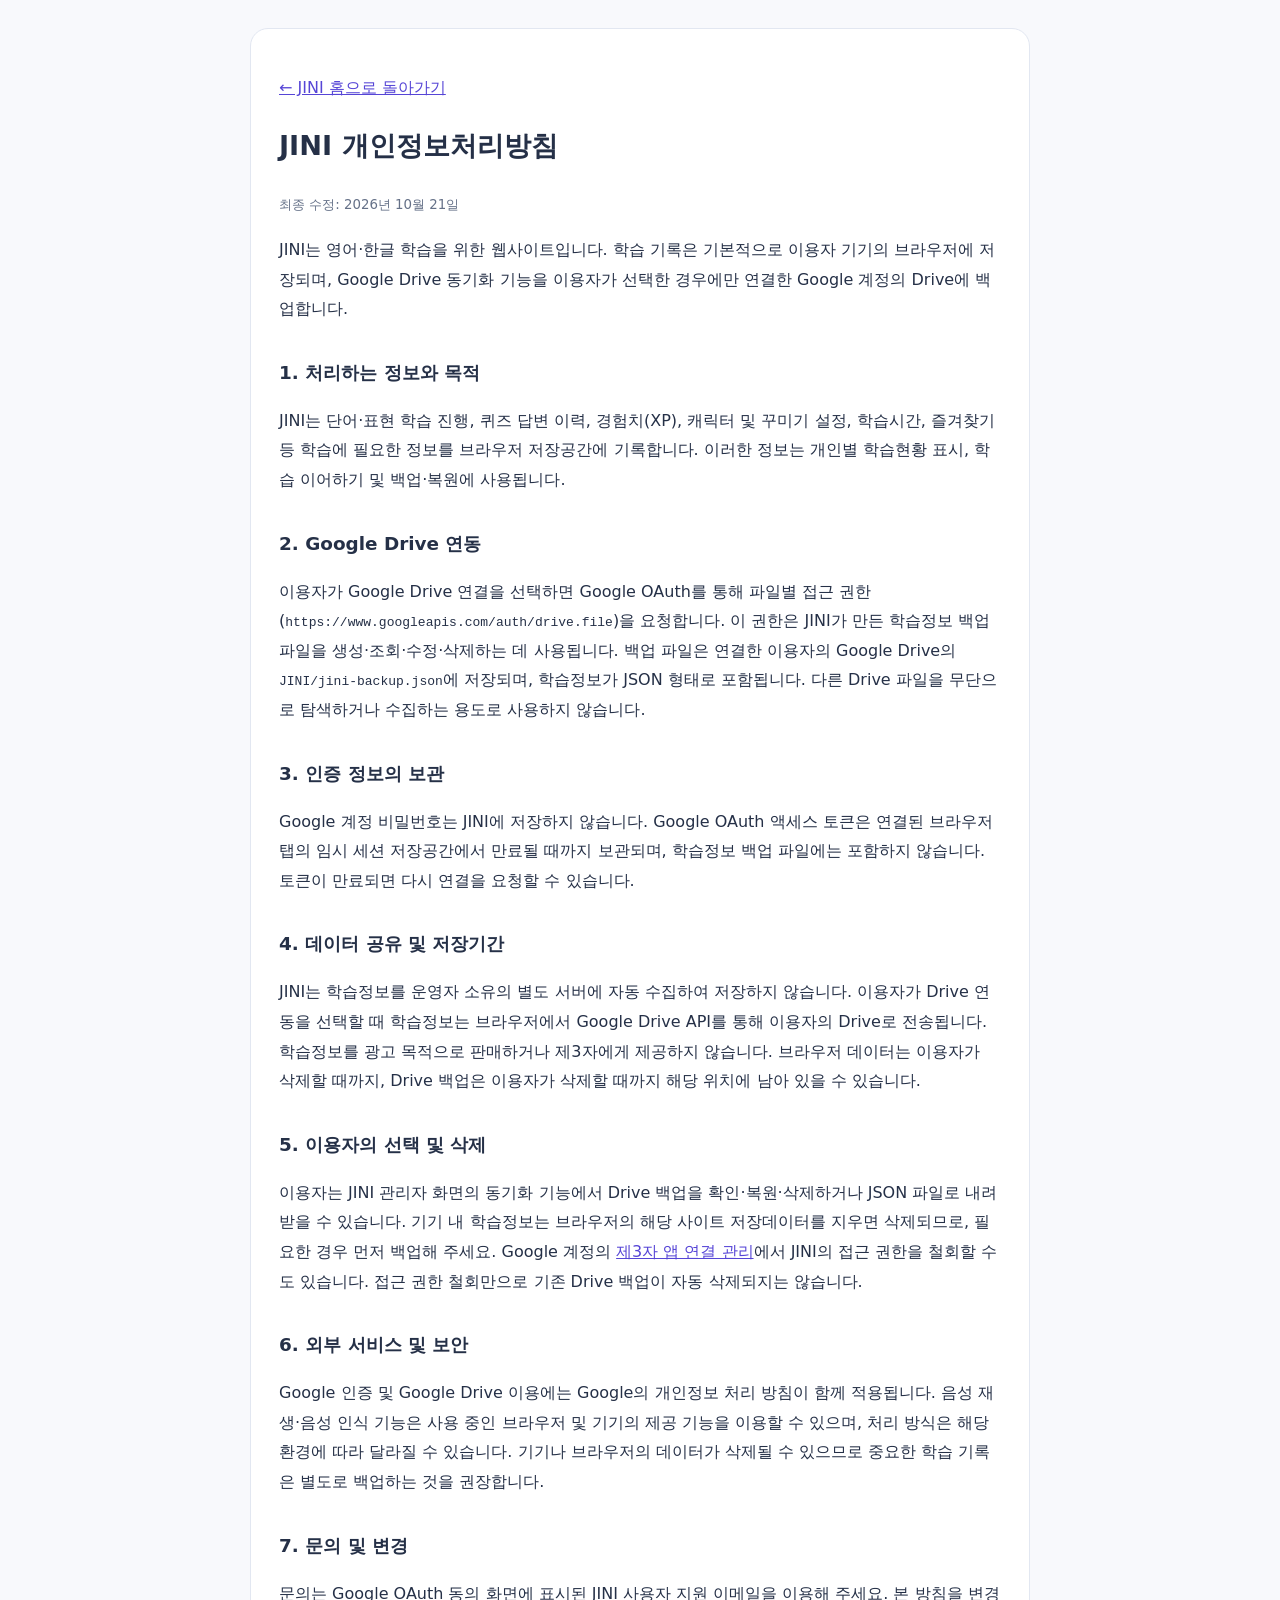
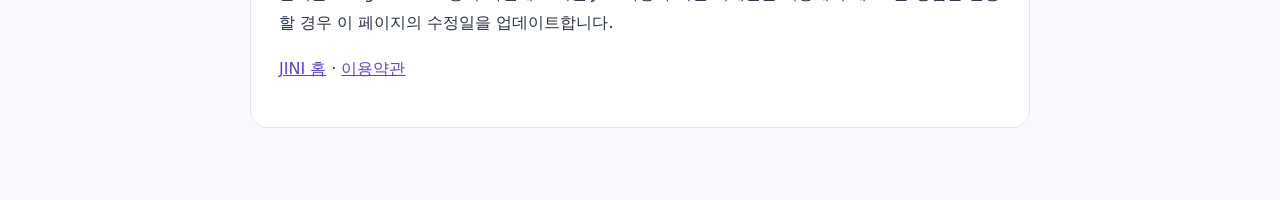
<file: privacy.html>
<!doctype html>
<html lang="ko">
<head>
  <meta charset="utf-8">
  <meta name="viewport" content="width=device-width, initial-scale=1">
  <title>개인정보처리방침 | JINI</title>
  <style>
    :root{color-scheme:light dark}body{font-family:system-ui,-apple-system,"Noto Sans KR",sans-serif;line-height:1.85;max-width:780px;margin:0 auto;padding:28px 22px 72px;background:#f8f9fc;color:#253047}main{background:#fff;padding:28px;border:1px solid #e2e7f1;border-radius:18px}h1{font-size:1.7rem}h2{margin-top:2rem;font-size:1.15rem}a{color:#5645d6}small{color:#657188}@media(prefers-color-scheme:dark){body{background:#141720;color:#e5e7f2}main{background:#202634;border-color:#3c4558}small{color:#bac4d4}a{color:#bbaaff}}
  </style>
</head>
<body>
<main>
  <p><a href="./">← JINI 홈으로 돌아가기</a></p>
  <h1>JINI 개인정보처리방침</h1>
  <small>최종 수정: 2026년 10월 21일</small>
  <p>JINI는 영어·한글 학습을 위한 웹사이트입니다. 학습 기록은 기본적으로 이용자 기기의 브라우저에 저장되며, Google Drive 동기화 기능을 이용자가 선택한 경우에만 연결한 Google 계정의 Drive에 백업합니다.</p>
  <h2>1. 처리하는 정보와 목적</h2>
  <p>JINI는 단어·표현 학습 진행, 퀴즈 답변 이력, 경험치(XP), 캐릭터 및 꾸미기 설정, 학습시간, 즐겨찾기 등 학습에 필요한 정보를 브라우저 저장공간에 기록합니다. 이러한 정보는 개인별 학습현황 표시, 학습 이어하기 및 백업·복원에 사용됩니다.</p>
  <h2>2. Google Drive 연동</h2>
  <p>이용자가 Google Drive 연결을 선택하면 Google OAuth를 통해 파일별 접근 권한(<code>https://www.googleapis.com/auth/drive.file</code>)을 요청합니다. 이 권한은 JINI가 만든 학습정보 백업 파일을 생성·조회·수정·삭제하는 데 사용됩니다. 백업 파일은 연결한 이용자의 Google Drive의 <code>JINI/jini-backup.json</code>에 저장되며, 학습정보가 JSON 형태로 포함됩니다. 다른 Drive 파일을 무단으로 탐색하거나 수집하는 용도로 사용하지 않습니다.</p>
  <h2>3. 인증 정보의 보관</h2>
  <p>Google 계정 비밀번호는 JINI에 저장하지 않습니다. Google OAuth 액세스 토큰은 연결된 브라우저 탭의 임시 세션 저장공간에서 만료될 때까지 보관되며, 학습정보 백업 파일에는 포함하지 않습니다. 토큰이 만료되면 다시 연결을 요청할 수 있습니다.</p>
  <h2>4. 데이터 공유 및 저장기간</h2>
  <p>JINI는 학습정보를 운영자 소유의 별도 서버에 자동 수집하여 저장하지 않습니다. 이용자가 Drive 연동을 선택할 때 학습정보는 브라우저에서 Google Drive API를 통해 이용자의 Drive로 전송됩니다. 학습정보를 광고 목적으로 판매하거나 제3자에게 제공하지 않습니다. 브라우저 데이터는 이용자가 삭제할 때까지, Drive 백업은 이용자가 삭제할 때까지 해당 위치에 남아 있을 수 있습니다.</p>
  <h2>5. 이용자의 선택 및 삭제</h2>
  <p>이용자는 JINI 관리자 화면의 동기화 기능에서 Drive 백업을 확인·복원·삭제하거나 JSON 파일로 내려받을 수 있습니다. 기기 내 학습정보는 브라우저의 해당 사이트 저장데이터를 지우면 삭제되므로, 필요한 경우 먼저 백업해 주세요. Google 계정의 <a href="https://myaccount.google.com/permissions">제3자 앱 연결 관리</a>에서 JINI의 접근 권한을 철회할 수도 있습니다. 접근 권한 철회만으로 기존 Drive 백업이 자동 삭제되지는 않습니다.</p>
  <h2>6. 외부 서비스 및 보안</h2>
  <p>Google 인증 및 Google Drive 이용에는 Google의 개인정보 처리 방침이 함께 적용됩니다. 음성 재생·음성 인식 기능은 사용 중인 브라우저 및 기기의 제공 기능을 이용할 수 있으며, 처리 방식은 해당 환경에 따라 달라질 수 있습니다. 기기나 브라우저의 데이터가 삭제될 수 있으므로 중요한 학습 기록은 별도로 백업하는 것을 권장합니다.</p>
  <h2>7. 문의 및 변경</h2>
  <p>문의는 Google OAuth 동의 화면에 표시된 JINI 사용자 지원 이메일을 이용해 주세요. 본 방침을 변경할 경우 이 페이지의 수정일을 업데이트합니다.</p>
  <p><a href="./">JINI 홈</a> · <a href="terms.html">이용약관</a></p>
</main>
</body>
</html>
</file>
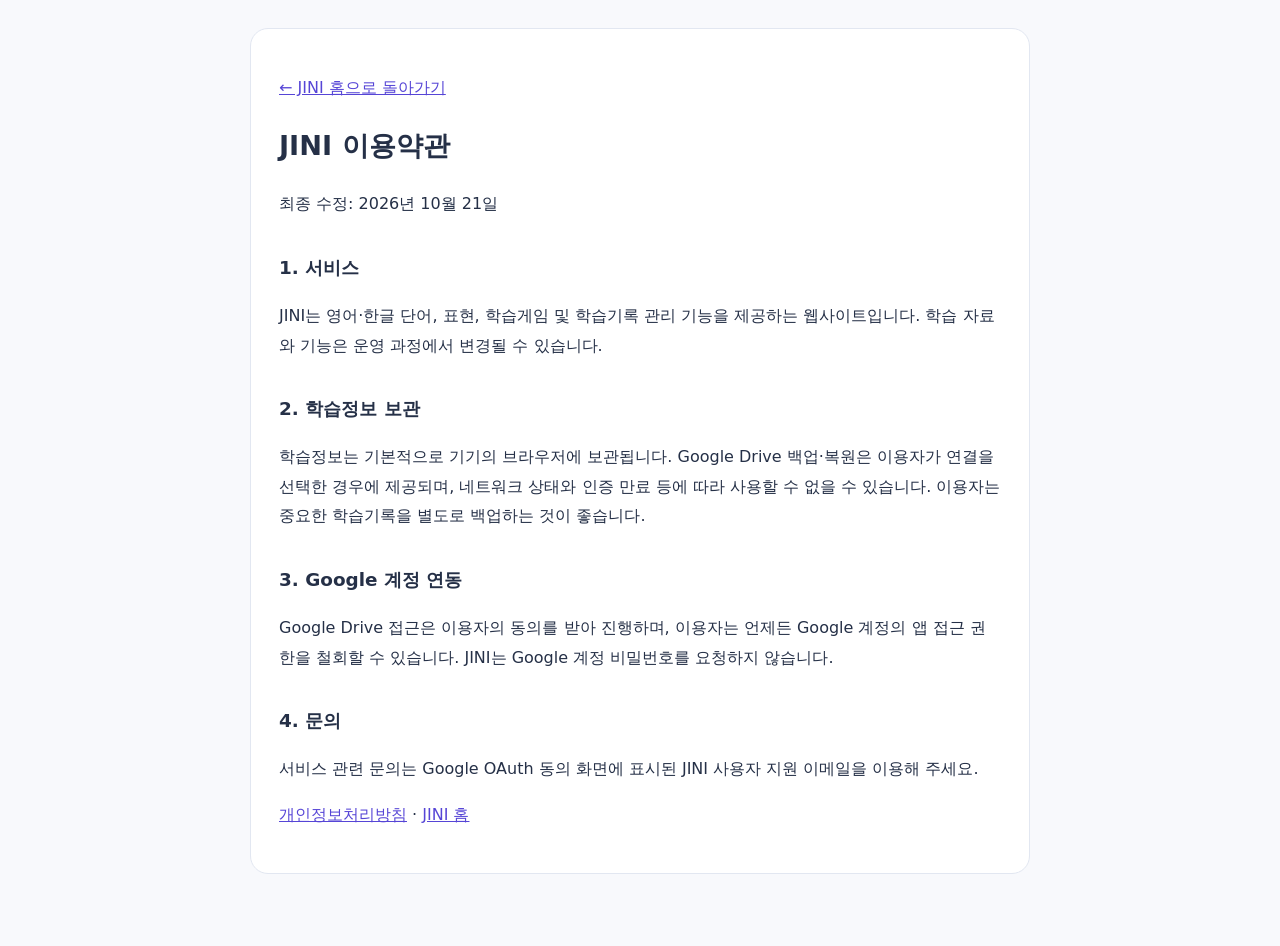
<file: terms.html>
<!doctype html>
<html lang="ko">
<head><meta charset="utf-8"><meta name="viewport" content="width=device-width, initial-scale=1"><title>이용약관 | JINI</title><style>:root{color-scheme:light dark}body{font-family:system-ui,-apple-system,"Noto Sans KR",sans-serif;line-height:1.85;max-width:780px;margin:0 auto;padding:28px 22px 72px;background:#f8f9fc;color:#253047}main{background:#fff;padding:28px;border:1px solid #e2e7f1;border-radius:18px}h1{font-size:1.7rem}h2{margin-top:2rem;font-size:1.15rem}a{color:#5645d6}@media(prefers-color-scheme:dark){body{background:#141720;color:#e5e7f2}main{background:#202634;border-color:#3c4558}a{color:#bbaaff}}</style></head>
<body><main><p><a href="./">← JINI 홈으로 돌아가기</a></p><h1>JINI 이용약관</h1><p>최종 수정: 2026년 10월 21일</p>
<h2>1. 서비스</h2><p>JINI는 영어·한글 단어, 표현, 학습게임 및 학습기록 관리 기능을 제공하는 웹사이트입니다. 학습 자료와 기능은 운영 과정에서 변경될 수 있습니다.</p>
<h2>2. 학습정보 보관</h2><p>학습정보는 기본적으로 기기의 브라우저에 보관됩니다. Google Drive 백업·복원은 이용자가 연결을 선택한 경우에 제공되며, 네트워크 상태와 인증 만료 등에 따라 사용할 수 없을 수 있습니다. 이용자는 중요한 학습기록을 별도로 백업하는 것이 좋습니다.</p>
<h2>3. Google 계정 연동</h2><p>Google Drive 접근은 이용자의 동의를 받아 진행하며, 이용자는 언제든 Google 계정의 앱 접근 권한을 철회할 수 있습니다. JINI는 Google 계정 비밀번호를 요청하지 않습니다.</p>
<h2>4. 문의</h2><p>서비스 관련 문의는 Google OAuth 동의 화면에 표시된 JINI 사용자 지원 이메일을 이용해 주세요.</p>
<p><a href="privacy.html">개인정보처리방침</a> · <a href="./">JINI 홈</a></p>
</main></body></html>
</file>
<file: styles.css>
:root {
  color-scheme: light;
  --ink: #202139;
  --muted: #87899e;
  --line: #eeeff5;
  --purple: #6958e8;
  --purple-soft: #f0edff;
  --canvas: #f7f8fc;
  --card: #fff;
  --mobile-nav-height: 61px;
  --mobile-player-dock-height: 71px;
  --page-bottom-gap: 12px;
}

* { box-sizing: border-box; }
body {
  margin: 0;
  background: var(--canvas);
  color: var(--ink);
  font-family: "DM Sans", "Noto Sans KR", sans-serif;
  font-size: 14px;
  -webkit-font-smoothing: antialiased;
}
button, input { font: inherit; }
button { color: inherit; }
.app-shell { min-height: 100vh; }
.sidebar {
  width: 238px;
  position: fixed;
  inset: 0 auto 0 0;
  display: flex;
  flex-direction: column;
  padding: 30px 18px 23px;
  background: #fff;
  border-right: 1px solid #f0f0f5;
  z-index: 3;
}
.brand {
  display: flex;
  align-items: center;
  gap: 11px;
  margin: 0 10px 52px;
  color: var(--ink);
  text-decoration: none;
  font-size: 21px;
  font-weight: 800;
  letter-spacing: -.9px;
}
.brand-mark {
  width: 34px;
  height: 34px;
  display: grid;
  place-items: center;
  color: white;
  border-radius: 11px;
  background: var(--purple);
  font-size: 19px;
  font-weight: 800;
  box-shadow: 0 6px 13px #6958e83b;
  overflow: hidden;
  flex-shrink: 0;
}
.brand-bunny {
  display: block;
  width: 100%;
  height: 100%;
  object-fit: cover;
  border-radius: inherit;
}
.brand-dot { color: var(--purple); }
.menu-label { padding: 0 12px 12px; color: #a3a4b4; font-size: 11px; font-weight: 700; letter-spacing: .8px; }
.main-nav { display: grid; gap: 5px; }
.home-nav { margin-bottom: 13px; }
.nav-submenu { display: grid; gap: 5px; margin-left: 8px; padding-left: 8px; border-left: 2px solid #eeebff; }
.nav-item {
  width: 100%;
  display: flex;
  align-items: center;
  gap: 12px;
  border: 0;
  border-radius: 10px;
  padding: 12px 12px;
  background: transparent;
  color: #73758b;
  cursor: pointer;
  text-align: left;
  transition: background .18s ease, color .18s ease;
}
.nav-item:hover { background: #f8f7ff; color: var(--purple); }
.nav-item.active { color: var(--purple); background: var(--purple-soft); font-weight: 700; }
.nav-icon { width: 18px; color: inherit; font-size: 17px; text-align: center; }
.nav-count { margin-left: auto; color: #9992d9; font-size: 11px; }
.sidebar-note {
  margin: auto 4px 0;
  padding: 17px 15px 16px;
  border: 1px solid #eeeaff;
  border-radius: 13px;
  background: linear-gradient(145deg, #faf9ff, #f4f2ff);
}
.note-icon { display: block; margin-bottom: 9px; color: var(--purple); font-size: 17px; }
.sidebar-note strong { font-size: 13px; }
.sidebar-note p { margin: 7px 0 0; color: #85869b; font-size: 11px; line-height: 1.7; }
.sidebar-foot { margin: 21px 8px 0; color: #c1c1cf; font-size: 9px; font-weight: 700; letter-spacing: 1.1px; line-height: 1.7; }
.sidebar-foot span { color: #a5a6b7; font-weight: 500; letter-spacing: 0; }
.main-content { max-width: 1510px; margin-left: 238px; padding: 0 54px var(--page-bottom-gap); }
.topbar { height: 75px; display: flex; align-items: center; justify-content: space-between; border-bottom: 1px solid #eceef4; }
.breadcrumb { color: #8b8da0; font-size: 12px; }
.breadcrumb span { margin: 0 9px; color: #c1c2cf; }
.breadcrumb strong { color: #33344c; font-weight: 600; }
.top-actions { display: flex; align-items: center; gap: 20px; }
.voice-status { display: flex; align-items: center; gap: 7px; color: #85879b; font-size: 11px; }
.voice-status i { width: 7px; height: 7px; border-radius: 50%; background: #5ac99b; box-shadow: 0 0 0 3px #e7f8f0; }
.profile { width: 32px; height: 32px; border: 0; border-radius: 50%; background: #f1efff; color: var(--purple); font-weight: 700; }
.welcome { min-height: 235px; position: relative; overflow: hidden; display: flex; align-items: center; margin-top: 25px; padding: 31px 44px; border: 1px solid #eeeafd; border-radius: 17px; background: linear-gradient(105deg, #f1efff 0%, #f7f6ff 55%, #eeedff 100%); }
.welcome-copy { position: relative; z-index: 1; }
.eyebrow { color: #8273eb; font-size: 10px; font-weight: 800; letter-spacing: 1.45px; }
.sparkle { margin-right: 5px; font-size: 13px; }
h1 { margin: 13px 0 8px; color: #25243e; font-size: clamp(26px, 3.1vw, 37px); letter-spacing: -1.5px; line-height: 1.27; }
h1 span { color: #6857df; }
.welcome-copy p { margin: 11px 0 0; color: #77788f; font-size: 12px; line-height: 1.8; }
.welcome-art { position: absolute; top: 0; right: 4%; width: 340px; height: 100%; }
.art-orbit { position: absolute; border: 1px solid #dedaff; border-radius: 50%; }
.orbit-one { width: 230px; height: 230px; top: 2px; right: 34px; }
.orbit-two { width: 171px; height: 171px; top: 31px; right: 63px; }
.book { width: 127px; height: 151px; position: absolute; top: 42px; right: 83px; transform: rotate(-8deg); filter: drop-shadow(9px 12px 10px #594b9e20); }
.book-page { position: absolute; inset: 0 0 0 8px; padding: 27px 14px; border: 1px solid #e2defb; border-radius: 7px 11px 11px 5px; background: white; }
.book-cover { position: absolute; inset: 0 auto 0 0; width: 12px; border-radius: 5px 0 0 5px; background: #7666e9; }
.book-word { display: block; color: #6453df; font-size: 17px; font-weight: 800; }
.book-line { display: block; width: 71px; height: 4px; margin-top: 13px; border-radius: 4px; background: #efedfa; }
.book-line.short { width: 52px; margin-top: 7px; }
.book-wave { display: block; margin-top: 14px; color: #a79cef; font-size: 22px; }
.art-star { position: absolute; color: #988ce9; }
.star-one { top: 30px; right: 51px; font-size: 19px; }
.star-two { top: 155px; right: 245px; font-size: 24px; }
.sound-bubble { position: absolute; top: 130px; right: 57px; width: 39px; height: 39px; display: grid; place-items: center; border: 1px solid #e7e3ff; border-radius: 50%; background: white; color: var(--purple); font-size: 18px; box-shadow: 0 4px 13px #5647ac12; }
.home-section { min-height: min(68vh, 620px); display: grid; place-items: center; }
.home-section[hidden] { display: none; }
.home-study-tabs { display: flex; flex-wrap: wrap; justify-content: center; gap: 108px; }
.home-study-choice { display: grid; gap: 8px; }
.home-start-button { min-height: 42px; padding: 0 17px; border: 0; border-radius: 9px; background: var(--purple); color: white; cursor: pointer; font-size: 13px; font-weight: 700; box-shadow: 0 5px 12px #6958e82e; transition: transform .16s ease, background .16s ease; }
.home-start-button:hover { transform: translateY(-2px); background: #5947d5; }
.home-resume-button { min-height: 36px; margin-left: 14px; padding: 6px 10px; border: 0; border-left: 2px solid #d9d4f8; border-radius: 0 8px 8px 0; background: #f7f6fd; color: #706c8d; cursor: pointer; font-size: 11px; text-align: left; transition: background .16s ease, color .16s ease; }
.home-resume-button:hover:not(:disabled) { background: #efedfb; color: var(--purple); }
.home-resume-button:disabled { cursor: default; opacity: .58; }
.filters[hidden], .player-levels[hidden] { display: none; }
.stat-card { min-height: 82px; display: flex; align-items: center; gap: 12px; padding: 15px 17px; border: 1px solid #eff0f5; border-radius: 12px; background: white; }
.stat-icon { width: 34px; height: 34px; display: grid; flex: 0 0 34px; place-items: center; border-radius: 10px; font-size: 16px; }
.stat-icon.purple { background: #f0edff; color: #7664e9; }
.stat-icon.green { background: #e9f8f0; color: #4db984; }
.stat-icon.orange { background: #fff2e8; color: #eb9854; }
.stat-icon.blue { background: #eaf3ff; color: #659be7; }
.stat-label { display: block; margin-bottom: 5px; color: #898b9e; font-size: 10px; }
.stat-card strong { color: #282941; font-size: 19px; letter-spacing: -.4px; }
.stat-card strong span { margin-left: 3px; color: #8e90a2; font-size: 10px; font-weight: 500; }
.section-heading { display: flex; align-items: end; justify-content: space-between; gap: 20px; }
.section-eyebrow { color: #aaa2e9; font-size: 9px; }
h2 { margin: 7px 0 0; font-size: 20px; letter-spacing: -.65px; }
.result-count { margin-left: 5px; color: #9b9cad; font-size: 12px; font-weight: 500; letter-spacing: 0; }
.page-title { margin: 31px 0 5px; color: #25243e; font-size: 27px; letter-spacing: -.8px; line-height: 1.3; }
.section-heading .page-title { margin-top: 31px; }
.section-heading .result-count { margin: 0; font-size: 11px; }
.bookmark-toolbar { display: flex; align-items: center; flex-wrap: wrap; gap: 8px; margin-top: 14px; }
.bookmark-button, .bookmark-link, .player-mode-button { min-height: 32px; padding: 0 11px; border: 1px solid #e9eaf1; border-radius: 8px; background: #fff; color: #77798d; cursor: pointer; font: inherit; font-size: 10px; transition: all .15s ease; }
.bookmark-button:hover, .bookmark-link:hover, .player-mode-button:hover { border-color: #c9c2f7; color: var(--purple); }
.bookmark-button.selected, .player-mode-button.selected { border-color: var(--purple); background: var(--purple-soft); color: var(--purple); font-weight: 700; }
.bookmark-list { display: flex; flex-wrap: wrap; gap: 6px; }
.vocabulary-item-navigation { display: flex; justify-content: flex-end; margin: 12px 0 8px; }
.bookmark-entry { display: inline-flex; align-items: center; overflow: hidden; border: 1px solid #e9eaf1; border-radius: 8px; background: #faf9ff; }
.bookmark-link { min-height: 28px; padding: 0 9px; background: #faf9ff; }
.bookmark-entry .bookmark-link { border: 0; border-radius: 0; }
.bookmark-remove { width: 25px; height: 28px; border: 0; border-left: 1px solid #e9eaf1; background: transparent; color: #999bad; cursor: pointer; font-size: 15px; }
.bookmark-remove:hover { background: #f3f0ff; color: var(--purple); }
.search-box { width: 238px; height: 39px; display: flex; align-items: center; gap: 8px; padding: 0 11px; border: 1px solid #e9eaf1; border-radius: 9px; background: white; color: #9a9cad; }
.search-box > span { font-size: 22px; line-height: 1; }
.search-box input { width: 100%; border: 0; outline: 0; background: transparent; color: var(--ink); font-size: 11px; }
.search-box input::placeholder { color: #a6a7b5; }
.search-box:focus-within { border-color: #b9b0f4; box-shadow: 0 0 0 3px #f0edff; }
.search-clear { width: 23px; height: 23px; display: grid; flex: 0 0 23px; place-items: center; padding: 0; border: 0; border-radius: 6px; background: transparent; color: #9293a4; cursor: pointer; font-size: 17px; line-height: 1; }
.search-clear:hover { background: #f1effa; color: var(--purple); }
.search-clear:focus-visible { outline: 2px solid #c9c2f7; outline-offset: 1px; }
.search-box kbd { min-width: 17px; padding: 2px 4px; border: 1px solid #ededf2; border-radius: 4px; background: #fafafd; font-size: 10px; text-align: center; }
.filter-row { display: flex; align-items: center; justify-content: space-between; margin: 20px 0 12px; }
.filters { display: flex; gap: 7px; }
.filter-chip { padding: 7px 14px; border: 1px solid #e9eaf1; border-radius: 7px; background: white; color: #85879a; cursor: pointer; font-size: 10px; transition: all .15s ease; }
.filter-chip:hover { border-color: #c9c2f7; color: var(--purple); }
.filter-chip.selected { border-color: var(--purple); background: var(--purple); color: white; }
.chip-count { margin-left: 5px; color: #a0a1b0; font-size: 9px; }
.filter-chip.selected .chip-count { color: #dfdbff; }
.list-hint { color: #a0a1b0; font-size: 10px; }
.audio-mini { display: inline-grid; width: 16px; height: 16px; place-items: center; margin-right: 4px; border-radius: 5px; background: #f0edff; color: #7664e9; font-size: 8px; }
.word-list { display: grid; gap: 9px; }
.word-card { min-height: 108px; display: grid; grid-template-columns: minmax(142px, .82fr) minmax(220px, 1.25fr) minmax(200px, 1.45fr) 38px; align-items: center; gap: 18px; padding: 16px 19px; border: 1px solid #eff0f5; border-radius: 11px; background: white; cursor: pointer; transition: border-color .16s ease, transform .16s ease, box-shadow .16s ease; }
.word-card:hover { transform: translateY(-1px); border-color: #e4e0fb; box-shadow: 0 5px 17px #34305208; }
.word-card:focus-visible { outline: 2px solid #c9c2f7; outline-offset: 2px; }
.word-number { display: inline-grid; min-width: 23px; height: 21px; place-items: center; margin: 0 6px 6px 0; padding: 0 5px; border-radius: 6px; background: #f3f1fc; color: #8178b8; font-size: 10px; font-weight: 700; vertical-align: middle; }
.word-level { display: inline-block; margin-bottom: 6px; padding: 3px 7px; border-radius: 5px; background: #f2efff; color: #7563dc; font-size: 9px; font-weight: 700; }
.word-level.middle { background: #fff4e9; color: #dc8b47; }
.word-level.high { background: #edf4ff; color: #5c8fd4; }
.word-title { display: block; margin: 0 0 3px; color: #282941; font-size: 17px; font-weight: 700; letter-spacing: -.3px; }
.word-pronunciation { display: grid; gap: 2px; }
.word-pronunciation-vi { color: #717389; font-size: 11px; }
.word-ipa { color: #999bad; font-size: 10px; }
.word-meaning { padding-left: 18px; border-left: 1px solid #f0f0f4; color: #52546a; font-size: 12px; font-weight: 600; }
.example-label { display: block; margin-bottom: 5px; color: #a0a1b0; font-size: 9px; }
.example-en { color: #44465b; font-size: 11px; line-height: 1.5; }
.example-translation { display: block; margin-top: 4px; color: #8e90a2; font-size: 10px; line-height: 1.5; }
.example-ko { display: block; margin-top: 4px; color: #a0a1b0; font-size: 10px; line-height: 1.45; }
.word-meaning-label { display: block; margin-bottom: 4px; color: #a0a1b0; font-size: 9px; font-weight: 500; }
.word-meaning-extra { display: block; margin-top: 5px; color: #85879a; font-size: 10px; font-weight: 400; line-height: 1.5; }
.word-extra-example { display: block; margin-top: 6px; color: #77798d; font-size: 10px; line-height: 1.5; }
.word-meaning-extra strong, .word-extra-example strong { color: #8175d2; font-weight: 600; }
.player-other-senses { display: grid; gap: 4px; margin-top: 8px; color: #85879a; font-size: 12px; }
.other-sense-label { margin-right: 6px; color: #9186dc; font-size: 10px; font-weight: 700; }
.other-example-label { display: block; margin-bottom: 3px; color: #8a7fd4; font-size: 10px; font-weight: 600; }
.player-example-translation { margin: 8px auto 0; color: #85879a; font-size: 12px; line-height: 1.6; }
.player-example-extra { display: grid; gap: 9px; }
.player-sense-translation { display: block; margin-top: 3px; color: #9698aa; font-size: 11px; }
.play-button { width: 34px; height: 34px; display: grid; place-items: center; border: 1px solid #e9e6fb; border-radius: 10px; background: #f7f5ff; color: var(--purple); cursor: pointer; transition: all .15s ease; }
.play-button:hover, .play-button.playing { border-color: var(--purple); background: var(--purple); color: white; }
.play-button svg { width: 14px; height: 14px; }
.empty-state { padding: 48px 20px; border: 1px dashed #dedfec; border-radius: 12px; background: white; text-align: center; }
.empty-state > span { display: block; color: #b6b1de; font-size: 27px; }
.empty-state strong { display: block; margin-top: 9px; font-size: 14px; }
.empty-state p { margin: 5px 0 0; color: var(--muted); font-size: 11px; }
.pagination { display: flex; flex-wrap: wrap; align-items: center; justify-content: center; gap: 6px; margin: 19px 0 0; }
.pagination.ee-pagination { gap: 6px; }
.page-button { min-width: 31px; height: 31px; padding: 0 8px; border: 1px solid #e9eaf1; border-radius: 7px; background: white; color: #7f8194; cursor: pointer; font-size: 11px; }
.page-button:hover { border-color: #c9c2f7; color: var(--purple); }
.page-button.current { border-color: var(--purple); background: var(--purple); color: white; }
.page-button:disabled { cursor: default; opacity: .42; }
.page-select { width: 100px; height: 31px; padding: 0 7px; border: 1px solid #e9eaf1; border-radius: 7px; background: white; color: #66677c; font: inherit; font-size: 11px; }
.page-select:focus-visible, .page-button:focus-visible { outline: 2px solid #c9c2f7; outline-offset: 2px; }
.page-footer { margin-top: 12px; color: #a0a1b0; font-size: 10px; text-align: center; }
.legal-footer { margin: 0; padding: 10px 0 0; text-align: center; font-size: 12px; line-height: 1.6; opacity: .8; }
.legal-footer a { color: inherit; text-decoration: underline; }
.legal-footer span { margin: 0 8px; }
.player-section { padding: 1px 0 0; }
.player-heading { margin-bottom: 20px; }
.player-heading .page-title { margin: 8px 0 5px; }
.player-heading p { margin: 0; color: #85879a; font-size: 12px; line-height: 1.7; }
.language-packs-section[hidden] { display: none; }
.language-packs-section { padding: 1px 0 0; }
.language-pack-action { margin: 0 0 20px; padding: 18px; border: 1px solid #e9e6fb; border-radius: 12px; background: #fbfaff; }
.language-pack-action .home-start-button { min-height: 40px; display: inline-flex; align-items: center; text-decoration: none; }
.language-pack-action > p, .language-pack-note { margin: 10px 0 0; color: #85879a; font-size: 11px; line-height: 1.7; }
.language-pack-guide { display: grid; gap: 14px; }
.language-pack-card { padding: 20px; border: 1px solid #eff0f5; border-radius: 12px; background: white; }
.language-pack-card h2 { margin: 8px 0 12px; }
.language-pack-card ol { margin: 0; padding-left: 21px; color: #55576d; font-size: 13px; line-height: 1.9; }
.language-pack-card li { padding-left: 3px; }
.language-pack-card kbd { padding: 2px 5px; border: 1px solid #e3e4eb; border-radius: 4px; background: #f8f8fb; font-size: 11px; }
.player-bookmark-toolbar { margin: 0 0 16px; }
.player-levels { display: flex; gap: 9px; margin: 22px 0 16px; }
.player-categories { flex-wrap: wrap; }
.player-categories .player-level { flex: 0 1 auto; }
.player-level { min-width: 112px; display: flex; align-items: center; justify-content: space-between; gap: 16px; padding: 11px 14px; border: 1px solid #e9eaf1; border-radius: 9px; background: #fff; color: #75778d; cursor: pointer; font-size: 12px; transition: all .16s ease; }
.player-level span { color: #a0a1b0; font-size: 10px; }
.player-level:hover { border-color: #c9c2f7; color: var(--purple); }
.player-level.selected { border-color: var(--purple); background: var(--purple-soft); color: var(--purple); font-weight: 700; }
.player-level.selected span { color: #887ce3; }
.player-mode-options { display: flex; align-items: center; flex-wrap: wrap; gap: 7px; margin: 0 0 14px; color: #85879a; font-size: 10px; }
.player-mode-options > span { margin-right: 3px; }
.player-card { max-width: 760px; margin: 0 auto; padding: 28px 32px 24px; border: 1px solid #eceaf8; border-radius: 16px; background: linear-gradient(145deg, #fff, #fbfaff); box-shadow: 0 8px 28px #35305209; text-align: center; }
.player-card-top { display: flex; align-items: center; justify-content: space-between; }
.player-card-top .word-level { margin: 0; }
.player-progress-tools { display: flex; align-items: center; justify-content: flex-end; gap: 9px; min-width: 0; }
.player-progress { color: #9698aa; font-size: 11px; }
.player-item-select { width: min(190px, 42vw); min-width: 92px; min-height: 32px; padding: 0 8px; border: 1px solid #e5e6ee; border-radius: 7px; background: white; color: #686a80; font-size: 10px; }
.player-word { margin-top: 21px; color: #282941; font-size: clamp(34px, 6vw, 49px); font-weight: 800; letter-spacing: -1.3px; }
.player-pronunciation-vi { margin-top: 7px; color: #696c83; font-size: 13px; }
.player-ipa { margin-top: 3px; color: #9799aa; font-size: 14px; }
.player-meaning { margin-top: 10px; color: #5c5e74; font-size: 16px; font-weight: 600; }
.player-example { margin: 22px auto 0; padding: 18px 15px; border-radius: 10px; background: #f6f4ff; color: #4d4a72; font-size: 14px; line-height: 1.7; }
.player-example-extra { margin: 8px auto 0; color: #77798d; font-size: 12px; line-height: 1.6; }
.player-status { min-height: 18px; margin-top: 13px; color: #9698aa; font-size: 10px; }
.player-controls { display: flex; align-items: center; justify-content: center; gap: 10px; margin-top: 17px; }
.control-button { min-height: 40px; display: inline-flex; align-items: center; justify-content: center; gap: 8px; padding: 0 14px; border: 1px solid #e9eaf1; border-radius: 9px; background: white; color: #77798d; cursor: pointer; font-size: 12px; transition: all .16s ease; }
.control-button.secondary { width: 40px; padding: 0; font-size: 23px; }
.player-bookmark-toolbar[hidden] { display: none; }
.player-bookmark-control { font-family: inherit; line-height: 1; }
.player-bookmark-control.selected { border-color: var(--purple); background: var(--purple-soft); color: var(--purple); }
.player-bookmark-control:focus-visible { outline: 2px solid var(--purple); outline-offset: 2px; }
.control-button.primary { min-width: 124px; border-color: var(--purple); background: var(--purple); color: white; font-weight: 700; }
.control-button:disabled { cursor: default; opacity: .72; }
.control-button:hover { border-color: #bdb5f0; color: var(--purple); }
.control-button.primary:hover { border-color: #5947d5; background: #5947d5; color: white; }
.player-progress-track { height: 4px; overflow: hidden; margin-top: 23px; border-radius: 4px; background: #eeedf5; }
.player-progress-track span { width: 0; height: 100%; display: block; border-radius: inherit; background: var(--purple); transition: width .25s ease; }
.toast { position: fixed; bottom: 24px; left: 50%; z-index: 5; transform: translate(-50%, 12px); padding: 10px 15px; border-radius: 9px; background: #292840; color: #fff; font-size: 11px; opacity: 0; pointer-events: none; transition: opacity .2s, transform .2s; }
.toast.visible { transform: translate(-50%, 0); opacity: 1; }
.verb-forms-section { padding: 1px 0 0; }
.verb-forms-section .player-heading { margin-bottom: 18px; }
.verb-search { width: min(100%, 380px); }
.verb-auto-toolbar { display: flex; align-items: center; margin: 0 0 5px; }
.verb-auto-current { margin: 0 0 8px; }
.verb-auto-current .verb-table-wrap { border-color: #dcd7fa; box-shadow: 0 3px 12px #35305208; }
.verb-auto-current .verb-auto-highlight { background: #fbfaff; }
.verb-auto-status { min-height: 16px; margin: 0 0 10px; overflow: hidden; color: #77798d; font-size: 11px; line-height: 16px; text-overflow: ellipsis; white-space: nowrap; }
.verb-table-summary { display: flex; justify-content: space-between; align-items: center; margin: 16px 2px 9px; color: #85879a; font-size: 11px; }
.verb-table-summary strong { color: #77798d; font-size: 10px; font-weight: 600; }
.verb-table-wrap { overflow-x: auto; border: 1px solid #eff0f5; border-radius: 12px; background: white; }
.verb-table { width: 100%; border-collapse: collapse; text-align: left; }
.verb-table th, .verb-table td { padding: 12px 17px; border-bottom: 1px solid #f0f0f5; }
.verb-table th { position: sticky; top: 0; background: #f8f7ff; color: #77718f; font-size: 11px; font-weight: 700; }
.verb-table th span { color: #9996aa; font-size: 9px; font-weight: 500; }
.verb-table td { color: #45465c; font-size: 12px; }
.verb-row-number { display: inline-grid; min-width: 21px; height: 19px; place-items: center; margin-right: 7px; padding: 0 4px; border-radius: 5px; background: #f3f1fc; color: #8178b8; font-size: 9px; font-weight: 700; vertical-align: middle; }
.verb-meaning-mobile-label { display: none; }
.verb-table td:first-child { color: #5d50c7; font-weight: 700; }
.verb-table tr:last-child td { border-bottom: 0; }
.verb-table tbody tr:hover { background: #fbfaff; }
.verb-empty { padding: 32px 15px; color: #85879a; font-size: 12px; text-align: center; }
.verb-note { margin: 12px 2px 0; color: #9698aa; font-size: 10px; line-height: 1.7; }
@media (max-width: 1020px) {
  .sidebar { width: 205px; }
  .main-content { margin-left: 205px; padding-right: 30px; padding-left: 30px; }
  .word-card { grid-template-columns: minmax(125px, .8fr) minmax(150px, 1fr) minmax(175px, 1.3fr) 36px; gap: 12px; }
  .welcome-art { right: 0; transform: scale(.86); transform-origin: center right; }
}
@media (max-width: 760px) {
  .sidebar { width: auto; height: var(--mobile-nav-height); inset: auto 0 0; flex-direction: row; align-items: center; justify-content: flex-start; overflow-x: auto; overflow-y: hidden; padding: 5px 10px; border-top: 1px solid #eceef4; border-right: 0; scrollbar-width: none; -webkit-overflow-scrolling: touch; }
  .sidebar::-webkit-scrollbar { display: none; }
  /* Hide the redundant W/JINI link from the mobile bottom navigation. */
  .brand { display: none; }
  .brand-mark { width: 29px; height: 29px; border-radius: 9px; font-size: 15px; }
  .menu-label, .sidebar-note, .sidebar-foot { display: none; }
  .main-nav { flex: 0 0 auto; display: flex; justify-content: flex-start; gap: 3px; }
  .sidebar[data-study="home"] #english-study-menu,
  .sidebar[data-study="home"] #korean-study-menu { display: none; }
  .sidebar[data-study="english"] #korean-study-menu,
  .sidebar[data-study="korean"] #english-study-menu { display: none; }
  .home-nav { display: flex; flex: 0 0 auto; align-items: center; gap: 3px; margin: 0 6px 0 0; }
  .home-nav .nav-item { width: auto; min-width: 58px; min-height: 43px; flex: 0 0 auto; justify-content: center; gap: 6px; padding: 9px 8px; font-size: 10px; }
  .home-nav .home-study-shortcut { display: none; }
  .sidebar[data-study="english"] .home-nav .home-study-shortcut[data-page="study-menu"],
  .sidebar[data-study="korean"] .home-nav .home-study-shortcut[data-page="ko-study-menu"] { display: flex; }
  .sidebar[data-study="home"] .home-nav .home-study-shortcut { display: flex; }
  .home-nav .nav-icon { font-size: 16px; }
  .home-nav .home-study-shortcut { flex-direction: column; gap: 2px; min-width: 66px; padding: 6px 4px; font-size: 9px; }
  .home-nav .home-study-shortcut .nav-icon { font-size: 14px; }
  #korean-study-menu { margin-left: 4px; padding-left: 4px; border-left: 1px solid #eceaf5; }
  .nav-submenu { flex: 0 0 auto; display: flex; justify-content: flex-start; gap: 3px; margin: 0; padding: 0; border: 0; }
  .nav-item { width: auto; min-width: 52px; flex: 0 0 auto; justify-content: center; gap: 4px; padding: 9px 5px; font-size: 9px; }
  .sidebar[data-study="korean"] #korean-study-menu .nav-item { min-width: 50px; flex-direction: column; gap: 2px; padding: 4px 2px; font-size: 8px; }
  .sidebar[data-study="korean"] #korean-study-menu .nav-icon { font-size: 12px; }
  .nav-icon { width: auto; font-size: 14px; }
  .nav-count { display: none; }
  /* Reserve fixed navigation once, shared by every page. */
  .main-content { margin: 0; padding: 0 17px calc(var(--mobile-nav-height) + var(--page-bottom-gap) + env(safe-area-inset-bottom)); }
  body:has(.player-section:not([hidden])) .main-content { padding-bottom: calc(var(--mobile-nav-height) + var(--mobile-player-dock-height) + var(--page-bottom-gap) + env(safe-area-inset-bottom)); }
  .topbar { height: 58px; }
  .voice-status { font-size: 10px; }
  .top-actions { gap: 12px; }
  .home-section { min-height: min(65vh, 540px); }
  .home-study-tabs { flex-direction: column; align-items: stretch; width: min(100%, 230px); gap: 90px; }
  .home-study-choice { width: 100%; }
  .page-title { margin-top: 22px; font-size: 23px; }
  .section-heading { align-items: stretch; flex-direction: column; gap: 12px; }
  h2 { font-size: 18px; }
  .search-box { width: 100%; }
  .filter-row { align-items: flex-start; flex-direction: column; gap: 10px; margin-top: 15px; }
  .list-hint { align-self: flex-end; }
  .word-card { grid-template-columns: 1fr 35px; gap: 9px 10px; padding: 14px; }
  .word-primary { grid-column: 1; }
  .word-meaning { grid-column: 1; padding: 0; border: 0; }
  .word-example { grid-column: 1 / -1; padding-top: 8px; border-top: 1px solid #f1f1f5; }
  .play-button { grid-column: 2; grid-row: 1; }
  .player-levels { gap: 6px; }
  .player-level { min-width: 0; flex: 1; flex-direction: column; gap: 3px; padding: 10px 6px; }
  .player-card { padding: 21px 15px 19px; }
  .player-progress-tools { gap: 6px; }
  .player-item-select { width: min(165px, 48vw); min-width: 86px; }
  .bookmark-toolbar { align-items: flex-start; }
  .bookmark-button { flex: 0 0 auto; }
  .bookmark-list { width: 100%; }
  .player-mode-options { align-items: stretch; }
  .player-mode-options > span { flex: 0 0 100%; }
  .player-example { font-size: 12px; }
  .player-card { padding-bottom: 20px; }
  .player-controls-dock { position: fixed; right: 0; bottom: var(--mobile-nav-height); left: 0; z-index: 4; padding: 9px 16px calc(9px + env(safe-area-inset-bottom)); border-top: 1px solid #eceaf5; background: rgba(255, 255, 255, .96); box-shadow: 0 -5px 18px #3530520c; -webkit-backdrop-filter: blur(12px); backdrop-filter: blur(12px); }
  .player-controls { gap: 7px; margin: 0; }
  .player-progress-track { max-width: 320px; margin: 8px auto 0; }
  .control-button.primary { min-width: 108px; }
  .verb-table-wrap { overflow: visible; border: 0; background: transparent; }
  .verb-table { display: block; width: 100%; }
  .verb-table thead { display: block; margin-bottom: 7px; border: 1px solid #ebe9f6; border-radius: 9px; background: #f8f7ff; }
  .verb-table thead tr { display: grid; grid-template-columns: repeat(3, minmax(0, 1fr)); }
  .verb-table th { position: static; padding: 9px 5px; border: 0; background: transparent; font-size: 10px; text-align: center; }
  .verb-table th:first-child { grid-column: 1 / -1; }
  .verb-table tbody { display: grid; gap: 8px; }
  .verb-table tbody tr { display: grid; grid-template-columns: repeat(3, minmax(0, 1fr)); overflow: hidden; border: 1px solid #eff0f5; border-radius: 10px; background: white; cursor: pointer; }
  .verb-table tbody tr:hover, .verb-table tbody tr:focus-visible { outline: 2px solid #c9c2f7; outline-offset: 1px; background: #fbfaff; }
  .verb-table td { min-width: 0; padding: 9px 7px; border: 0; font-size: 12px; text-align: center; overflow-wrap: anywhere; }
  .verb-table td::before { display: none; }
  .verb-auto-current .verb-table td::before { display: block; margin-bottom: 3px; color: #9996aa; font-size: 9px; font-weight: 500; }
  .verb-auto-current .verb-table td:first-child::before { display: block; }
  .verb-table td:first-child { grid-column: 1 / -1; padding: 7px 10px; border-bottom: 1px solid #f0f0f5; color: #66677c; text-align: left; }
  .verb-table td:first-child::before { display: none; }
  .verb-table td:first-child .verb-meaning-mobile-label { display: inline; margin-right: 8px; color: #9996aa; font-size: 9px; font-weight: 500; }
  .verb-table td:nth-child(2) { color: #5d50c7; }
}
@media (max-width: 390px) {
  .brand { font-size: 0; }
  .brand-mark { font-size: 15px; }
  .nav-item { flex-direction: column; gap: 2px; }
  .home-nav .nav-item { flex-direction: row; }
  .home-nav .home-study-shortcut { flex-direction: column; }
  .filter-chip { padding-right: 9px; padding-left: 9px; }
}

/* 콘텐츠 검수 상태 표시: 확인되지 않은 자동 생성 예문은 단어 암기에 사용하지 않습니다. */
.word-example .example-pending { display:block; color:var(--text-muted,#717c8e); font-size:0.9rem; font-style:normal; }

/* Google Drive sync lives alongside Home/Study Info. */
.home-sync-label{display:block;min-width:0}
.home-sync-title{display:block;white-space:nowrap;line-height:1.2}
.home-sync-status{display:block;margin-top:3px;font-size:10px;line-height:1.3;font-weight:750;color:#73788d;white-space:nowrap}
.home-sync-status::before{content:"";display:inline-block;width:6px;height:6px;margin-right:4px;vertical-align:1px;border-radius:50%;background:currentColor}
.home-sync-link[data-sync-state="connected"] .home-sync-status,
.home-sync-link[data-sync-state="synced"] .home-sync-status,
.home-sync-quicklink[data-sync-state="connected"] .home-sync-status,
.home-sync-quicklink[data-sync-state="synced"] .home-sync-status{color:#16714e}
.home-sync-link[data-sync-state="syncing"] .home-sync-status,
.home-sync-quicklink[data-sync-state="syncing"] .home-sync-status{color:#4d59c5}
.home-sync-link[data-sync-state="expired"] .home-sync-status,
.home-sync-quicklink[data-sync-state="expired"] .home-sync-status{color:#ce273f}
.home-sync-link[data-sync-state="pending"] .home-sync-status,
.home-sync-link[data-sync-state="attention"] .home-sync-status,
.home-sync-quicklink[data-sync-state="pending"] .home-sync-status,
.home-sync-quicklink[data-sync-state="attention"] .home-sync-status{color:#aa670b}
.home-sync-link[data-sync-state="disconnecting"] .home-sync-status,
.home-sync-link[data-sync-state="disconnected"] .home-sync-status,
.home-sync-quicklink[data-sync-state="disconnecting"] .home-sync-status,
.home-sync-quicklink[data-sync-state="disconnected"] .home-sync-status{color:#777c8d}
.home-sync-quicklink{display:block;width:max-content;max-width:100%;margin:18px auto 0;padding:9px 14px;background:#f6f4ff;color:#6151bd;border:1px solid #e6e1fc;border-radius:10px;font-weight:700;font-size:12px;cursor:pointer;text-align:center}
.home-sync-quicklink:hover{background:#eeeaff}
.home-sync-quicklink .home-sync-quicklink-title{display:block;font-size:12px;line-height:1.4;font-weight:750;color:#6151bd}
.home-sync-quicklink .home-sync-status{font-size:11px;margin-top:5px}
.home-sync-quicklink span{font-size:11px;font-weight:600;color:#957b32}
@media(max-width:760px){
  /* Keep the five Home tabs unchanged on Home, learning stats and sync. */
  .home-nav .home-sync-link{display:none;flex-direction:column;gap:1px;min-width:86px;padding:5px 4px}
  .sidebar[data-study="home"] .home-nav .home-sync-link{display:flex}
  .home-nav .home-sync-link .nav-icon{font-size:14px;line-height:1}
  .home-nav .home-sync-title{font-size:9px}
  .home-nav .home-sync-status{font-size:9px;margin-top:2px;line-height:1.1}
  .home-sync-quicklink{margin:17px auto 0}
}

/* Compact study breadcrumb and shortcut to the existing sync screen. */
.app-shell:has(.sidebar[data-study="english"]) .topbar,
.app-shell:has(.sidebar[data-study="korean"]) .topbar { height: auto; min-height: 46px; padding: 5px 0; gap: 8px; }
.topbar-start { min-width: 0; }
.study-sync-link { display: inline-flex; align-items: center; justify-content: center; gap: 4px; min-height: 32px; padding: 5px 9px; border: 1px solid #e4dff9; border-radius: 8px; background: #f7f5ff; color: var(--purple); font: inherit; font-size: 11px; font-weight: 700; white-space: nowrap; cursor: pointer; }
.study-sync-link:hover { background: #eeebff; }
.study-sync-link:focus-visible { outline: 2px solid var(--purple); outline-offset: 2px; }
.app-shell:has(.sidebar[data-study="home"]) .study-sync-link { display: none; }
@media (max-width: 700px) {
  .app-shell:has(.sidebar:not([data-study="home"])) .top-actions { gap: 8px; flex-shrink: 0; }
  .app-shell:has(.sidebar:not([data-study="home"])) .voice-status { display: none; }
  .app-shell:has(.sidebar:not([data-study="home"])) .breadcrumb { font-size: 11px; }
  .app-shell:has(.sidebar:not([data-study="home"])) .breadcrumb span { margin: 0 4px; }
}
.study-sync-link { flex-direction: column; gap: 0; line-height: 1.2; }
.study-sync-link .home-sync-status { margin-top: 2px; font-size: 9px; }
.study-sync-link[data-sync-state="connected"] .home-sync-status,
.study-sync-link[data-sync-state="synced"] .home-sync-status { color: #16714e; }
.study-sync-link[data-sync-state="syncing"] .home-sync-status { color: #4d59c5; }
.study-sync-link[data-sync-state="expired"] .home-sync-status { color: #ce273f; }
.study-sync-link[data-sync-state="pending"] .home-sync-status,
.study-sync-link[data-sync-state="attention"] .home-sync-status { color: #aa670b; }
/* Language landing pages keep study choices visible before entering a lesson. */
.study-hub { margin: 24px auto 0; max-width: 980px; }
.study-hub[hidden] { display: none; }
.study-hub-eyebrow { margin: 25px 0 8px; color: var(--purple); font-size: 14px; font-weight: 800; }
.study-hub h1 { margin: 0 0 10px; font-size: clamp(25px, 3vw, 34px); }
.study-hub-intro { margin: 0 0 25px; color: #77798d; font-size: 13px; line-height: 1.7; }
.study-hub-grid { display: grid; grid-template-columns: repeat(2, minmax(0, 1fr)); gap: 14px; }
.study-hub-card { display: flex; align-items: center; gap: 15px; width: 100%; min-height: 108px; padding: 22px; border: 1px solid #e9e5fa; border-radius: 15px; background: #fff; color: var(--ink); text-align: left; cursor: pointer; font: inherit; transition: background .15s, border-color .15s; }
.study-hub-card:hover { background: #f8f6ff; border-color: #b9aff0; }
.study-hub-card:focus-visible { outline: 2px solid var(--purple); outline-offset: 3px; }
.study-hub-icon { display: grid; place-items: center; flex: 0 0 44px; height: 44px; border-radius: 12px; background: var(--purple-soft); color: var(--purple); font-size: 24px; }
.study-hub-copy { display: grid; gap: 7px; }
.study-hub-copy strong { font-size: 16px; }
.study-hub-copy small { color: #77798d; font-size: 11px; line-height: 1.5; }
.study-hub-arrow { margin-left: auto; color: var(--purple); font-size: 26px; }
@media (max-width: 600px) {
  .study-hub { margin-top: 18px; }
  .study-hub-grid { grid-template-columns: 1fr; gap: 10px; }
  .study-hub-card { min-height: 88px; padding: 16px; gap: 12px; }
}

.korean-book-icon { display:inline-block; width:18px; height:22px; vertical-align:-5px; }
.korean-book-icon svg { display:block; width:100%; height:100%; }
#korean-study-hub .study-hub-icon .korean-book-icon { width:27px; height:32px; }
</file>
<file: korean-game.css>
/* JINI Korean game: scoped styles */
.korean-game-section[hidden] { display: none !important; }
.korean-game-section { padding: 30px 0 0; max-width: 1080px; }
.kg-head { display: flex; justify-content: space-between; align-items: flex-start; gap: 18px; margin-bottom: 20px; }
.kg-head h1 { margin: 6px 0 10px; }
.kg-head p { margin: 0; color: #77788f; line-height: 1.75; font-size: 13px; }
.kg-head .kg-badge { flex: none; padding: 8px 12px; border-radius: 100px; background: #f0edff; color: #6251d9; font-size: 11px; font-weight: 800; }
.kg-summary { display: grid; grid-template-columns: repeat(3, 1fr); gap: 13px; margin: 20px 0; }
.kg-summary > div { display: grid; gap: 12px; padding: 19px 20px; border: 1px solid #ececf4; border-radius: 14px; background: #fff; }
.kg-summary span { color: #85879b; font-size: 12px; }
.kg-summary strong { color: #292841; font-size: 25px; }
.kg-info { padding: 14px 18px; background: #efedff; border-radius: 12px; color: #585574; font-size: 12px; line-height: 1.75; }
.kg-mode-grid { display: grid; grid-template-columns: repeat(2, minmax(0, 1fr)); gap: 15px; margin-top: 18px; }
.kg-mode { display: grid; grid-template-columns: 48px minmax(0, 1fr) auto; align-items: center; text-align: left; gap: 14px; min-height: 88px; padding: 16px; border: 1px solid #e9e9f3; border-radius: 16px; background: #fff; cursor: pointer; transition: border .16s, transform .16s, box-shadow .16s; }
.kg-mode:hover { transform: translateY(-2px); border-color: #b6acff; box-shadow: 0 10px 25px #6958e817; }
.kg-mode:focus-visible, .kg-btn:focus-visible, .kg-choice:focus-visible { outline: 3px solid #9284f6; outline-offset: 2px; }
.kg-mode-icon { display: grid; place-items: center; width: 48px; height: 48px; border-radius: 13px; background: #f0edff; font-size: 26px; }
.kg-mode-text { display: flex; flex-direction: column; gap: 5px; min-width: 0; overflow-wrap: anywhere; }
.kg-mode strong { font-size: 16px; }
.kg-mode small { color: #7f8096; font-size: 12px; line-height: 1.6; }
.kg-mode-arrow { font-size: 26px; line-height: 1; color: #6958e8; }
.kg-footnote { color: #8e8fa2; font-size: 11px; line-height: 1.8; margin: 18px 0 0; }
.kg-quiz-card { width: min(100%, 770px); margin: 10px auto; padding: 28px; border-radius: 20px; border: 1px solid #eeedf7; background: #fff; box-shadow: 0 14px 38px #34346609; }
.kg-game-nav { display: flex; align-items: center; justify-content: space-between; flex-wrap: wrap; gap: 10px; margin-bottom: 20px; padding-bottom: 16px; border-bottom: 1px solid #efedf8; }
.kg-game-nav .kg-btn { min-height: 42px; }
.kg-game-nav-bottom { border-bottom: 0; border-top: 1px solid #efedf8; padding: 18px 0 0; margin: 24px 0 0; }
.kg-game-nav-bottom .kg-btn { min-height: 44px; }
.kg-finish .kg-game-nav-bottom { margin: 26px 0 0; padding: 18px 0 0; border-bottom: 0; border-top: 1px solid #efedf8; }
.kg-game-nav .kg-back-button { background: #fff; }
.kg-question-controls { display: flex; flex-wrap: wrap; gap: 8px; align-items: center; margin-left: auto; }
.kg-game-nav .kg-next-button { background: #f0edff; font-weight: 800; }
.kg-game-nav .kg-previous-button:disabled { opacity: .42; cursor: default; }
.kg-finish .kg-game-nav { margin-bottom: 28px; text-align: left; }
.kg-quiz-top { display: flex; align-items: center; justify-content: space-between; font-size: 12px; color: #7e8196; }
.kg-pill { display: inline-block; border-radius: 100px; background: #f0edff; color: #6557de; padding: 8px 12px; font-size: 11px; font-weight: 800; }
.kg-track { height: 7px; margin: 16px 0 25px; border-radius: 100px; background: #efedf9; overflow: hidden; }
.kg-track span { display: block; height: 100%; border-radius: inherit; background: #7160e8; transition: width .2s; }
.kg-prompt { margin: 0 0 17px; color: #737489; font-size: 14px; line-height: 1.8; }
.kg-question-word { min-height: 107px; padding: 26px 20px; border: 1px solid #f0eefc; border-radius: 13px; background: #faf9ff; text-align: center; font-size: clamp(22px, 4vw, 32px); line-height: 1.5; font-weight: 800; word-break: keep-all; }
.kg-listen-center { display: grid; justify-items: center; gap: 16px; padding: 25px; border-radius: 13px; background: #f8f7ff; }
.kg-listen-icon { font-size: 38px; }
.kg-small-listen { margin: 13px 0 18px; }
.kg-btn { padding: 12px 19px; border: 1px solid transparent; border-radius: 10px; font-weight: 750; font-size: 13px; cursor: pointer; }
.kg-btn.kg-primary { color: #fff; background: #6655e4; }
.kg-btn.kg-primary:hover { background: #5040cf; }
.kg-btn.kg-outline { color: #5e50bb; border-color: #d9d4ff; background: #faf9ff; }
.kg-btn.kg-outline:hover { background: #f0edff; }
.kg-btn.kg-link { background: transparent; color: #81819a; padding-left: 0; }
.kg-btn.kg-wide { display: block; width: 100%; margin-top: 17px; }
.kg-choices { display: grid; grid-template-columns: 1fr 1fr; gap: 11px; margin-top: 19px; }
.kg-choice { display: flex; gap: 10px; text-align: left; align-items: center; padding: 16px; min-height: 76px; border: 1px solid #e9e9f2; background: #fff; border-radius: 12px; font-size: 13px; line-height: 1.6; cursor: pointer; }
.kg-choice:hover:not(:disabled) { border-color: #ab9fff; background: #faf9ff; }
.kg-choice:disabled { cursor: default; }
.kg-choice.kg-right { background: #edf9f3; border-color: #87d6af; color: #246548; }
.kg-choice.kg-wrong { background: #fff1f1; border-color: #efa2a2; color: #a33131; }
.kg-choice-number { flex: 0 0 23px; display: grid; place-items: center; width: 23px; height: 23px; border-radius: 50%; background: #f1f0f9; font-weight: 800; color: #6a63a8; }
.kg-feedback { padding: 16px; margin-top: 18px; border-radius: 10px; font-size: 13px; line-height: 1.8; }
.kg-feedback p { margin: 8px 0 0; }
.kg-feedback.kg-good { color: #216846; background: #eaf8ef; }
.kg-feedback.kg-bad { color: #923535; background: #fff0ef; }
.kg-bottom { margin-top: 18px; border-top: 1px solid #f0eff7; padding-top: 8px; }
.kg-sound-actions { display: flex; flex-wrap: wrap; gap: 8px; margin: 16px 0; }
.kg-record-area { min-height: 50px; padding: 12px 15px; border-radius: 10px; background: #f8f8fd; font-size: 13px; line-height: 1.7; }
.kg-record-area audio { max-width: 100%; display: block; margin-top: 10px; }
.kg-record-area .kg-recognition-status { color: #5552ac; font-weight: 700; margin: 9px 0; line-height: 1.7; }
.kg-analysis { margin-top: 12px; padding: 14px 16px; border: 1px solid #dfdbfa; border-radius: 12px; background: #fff; line-height: 1.8; }
.kg-analysis p { margin: 3px 0 8px; word-break: keep-all; }
.kg-analysis small { display: block; margin-top: 8px; color: #797d91; font-size: 11px; }
.kg-analysis-match { background: #effaf4; border-color: #9fddba; }
.kg-analysis-different { background: #fff8ec; border-color: #ecd39c; }
.kg-sound-actions { align-items: center; }
.kg-record-area p { margin: 0 0 6px; }
.kg-tip { padding: 17px; margin-top: 16px; border-radius: 13px; background: #f0edff; color: #514b83; font-size: 13px; line-height: 1.8; }
.kg-tip p { margin: 8px 0 13px; }
.kg-tip-grid { display: grid; gap: 7px; font-size: 12px; }
.kg-tip-grid span { display: block; padding: 9px; border-radius: 8px; background: #ffffffc7; }
.kg-rating { display: flex; gap: 10px; margin-top: 17px; flex-wrap: wrap; }
.kg-status { font-size: 12px; color: #b85638; line-height: 1.6; }
.kg-finish { width: min(100%, 680px); margin: 16px auto; padding: 45px 25px; text-align: center; background: #fff; border-radius: 19px; border: 1px solid #eeedf7; }
.kg-finish h2 { font-size: 25px; }
.kg-finish p { color: #77788f; font-size: 14px; line-height: 1.8; }
.kg-trophy { font-size: 44px; }
.kg-success { color: #287f59 !important; font-weight: 800; }
.kg-end-actions { display: flex; justify-content: center; gap: 10px; flex-wrap: wrap; margin-top: 23px; }
@media (max-width: 740px) {
 .korean-game-section { padding: 18px 0 0; }
 .kg-head { gap: 10px; flex-wrap: wrap; }
 .kg-summary { gap: 7px; }
 .kg-summary > div { padding: 12px 10px; gap: 8px; }
 .kg-summary strong { font-size: 20px; }
 .kg-summary span { font-size: 10px; }
 .kg-mode-grid { grid-template-columns: 1fr; gap: 9px; }
 .kg-mode { grid-template-columns: 44px minmax(0, 1fr) auto; gap: 12px; min-height: 84px; padding: 14px; }
 .kg-mode-icon { width: 44px; height: 44px; font-size: 25px; }
 .kg-quiz-card { padding: 18px; }
 .kg-game-nav { gap: 7px; margin-bottom: 15px; padding-bottom: 12px; }
 .kg-game-nav .kg-btn { min-height: 41px; padding: 9px; font-size: 11px; }
 .kg-game-nav .kg-back-button { flex: 0 0 100%; text-align: left; }
 .kg-question-controls { display: flex; width: 100%; margin-left: 0; gap: 8px; }
 .kg-question-controls .kg-btn { flex: 1; min-width: 0; }
 .kg-choices { grid-template-columns: 1fr; gap: 8px; }
 .kg-choice { min-height: 64px; }
 .kg-question-word { padding: 20px 12px; }
 .kg-btn { padding: 11px 12px; font-size: 12px; }
}

/* Word meaning quiz: the entire card and right-side speaker play 3 readings. */
.kg-question-word.kg-word-audio-card{position:relative;display:flex;align-items:center;justify-content:center;padding-left:72px;padding-right:72px;cursor:pointer;transition:border-color .16s,background .16s}
.kg-word-audio-card:hover{border-color:#b2a6f5;background:#f3efff}
.kg-word-audio-card:focus-visible{outline:3px solid #9284f6;outline-offset:2px}
.kg-word-text{overflow-wrap:anywhere;min-width:0}
.kg-word-card-play{position:absolute;right:16px;top:50%;transform:translateY(-50%);display:grid;place-items:center;width:47px;height:47px;padding:0;border:1px solid #d7cef9;border-radius:12px;background:#fff;color:#6050cf;font-size:22px;cursor:pointer}
.kg-word-card-play:hover,.kg-word-card-play:focus-visible{background:#ece7ff;border-color:#8879ed;outline-offset:2px}
@media(max-width:740px){.kg-question-word.kg-word-audio-card{padding-left:54px;padding-right:54px}.kg-word-card-play{right:8px;width:42px;height:42px;font-size:20px}}

/* Korean conversation: listen to each choice, select, then submit. */
.kg-dialog-hint{margin:16px 0 0;color:#66678a;font-size:13px;line-height:1.8}
.kg-dialog-choices{grid-template-columns:1fr}
.kg-dialog-choice-row{display:flex;gap:10px;align-items:stretch;min-width:0}
.kg-dialog-choice-row .kg-choice{flex:1;min-width:0;overflow-wrap:anywhere}
.kg-choice.kg-picked{border-color:#796beb;background:#f0edff;box-shadow:0 0 0 1px #796beb;color:#5546bb}
.kg-dialog-listen{flex:0 0 auto;align-self:stretch;min-width:84px;border:1px solid #d9d4ff;border-radius:12px;background:#faf9ff;color:#5e50bb;font-size:12px;font-weight:800;cursor:pointer}
.kg-dialog-listen:hover{background:#f0edff}
.kg-dialog-listen:focus-visible{outline:3px solid #9284f6;outline-offset:2px}
.kg-dialog-submit .kg-btn:disabled{opacity:.42;cursor:not-allowed}
@media(max-width:740px){
 .kg-dialog-choice-row{gap:7px}
 .kg-dialog-choice-row .kg-choice{padding:12px;min-height:60px}
 .kg-dialog-listen{min-width:76px;font-size:11px}
}

/* Korean vocabulary: a correct meaning choice must be followed by typed recall. */
.kg-word-typing{margin:18px 0 8px;padding:15px;border:1px solid #dcd6fa;border-radius:14px;background:#faf7ff}
.kg-word-typing strong{display:block;color:#5042a2;font-size:14px;line-height:1.65}
.kg-word-typing p{margin:8px 0 13px;font-size:12px;color:#71698b;line-height:1.7}
#kg-word-typing-form{display:flex;flex-wrap:wrap;gap:10px;align-items:stretch}
#kg-word-typing{flex:1 1 160px;min-height:45px;box-sizing:border-box;padding:10px 12px;border:1px solid #cfc5f3;border-radius:10px;font:inherit;font-size:15px;background:#fff;color:#2e2850}
#kg-word-typing:focus-visible{outline:3px solid #9284f6;outline-offset:2px}

/* Result example audio: aligned with the English word quiz feedback. */
.kg-example{margin-top:14px;padding-top:14px;border-top:1px solid #c9e5d4}
.kg-example-label{margin:10px 0 4px;font-weight:800;font-size:12px;color:#526e61}
.kg-example-text{font-size:15px;line-height:1.65;margin:4px 0 10px;word-break:keep-all}
.kg-example-translation{font-size:13px;line-height:1.7;margin:4px 0 0;color:#426b58}
.kg-example-listen{margin:2px 0 6px;min-height:40px}
</file>
<file: english-game.css>
/* English practice games: isolated from other JINI pages */
.english-game-section[hidden]{display:none!important}
.english-game-section{max-width:1060px;padding:30px 0 0}
.eg-header{margin-bottom:18px}
.eg-header h1{margin:7px 0 9px}
.eg-header p{color:#77798f;font-size:13px;line-height:1.75}
.eg-stats{display:grid;grid-template-columns:repeat(3,1fr);gap:12px;margin-bottom:18px}
.eg-stats>div{display:flex;flex-direction:column;gap:9px;padding:18px;border:1px solid #e8e8f2;border-radius:14px;background:white}
.eg-stats small{color:#8989a1;font-size:11px}
.eg-stats b{font-size:23px;color:#272641}
.eg-options{display:flex;flex-direction:column;gap:10px;margin-bottom:18px;padding:14px;border-radius:16px;border:2px solid #c4b8fa;background:#f6f3ff}
.eg-level-heading{display:flex;align-items:center;justify-content:space-between;flex-wrap:wrap;gap:8px}
.eg-level-heading h2{margin:0;color:#46349c;font-size:18px;font-weight:800}
.eg-level-heading>span{color:#62528e;font-size:12px}
.eg-level-choices{display:grid;grid-template-columns:repeat(3,minmax(0,1fr));gap:9px}
.eg-level-choice{display:flex;align-items:center;justify-content:center;gap:6px;min-width:0;min-height:44px;padding:8px 10px;border:1px solid #cec5ec;border-radius:10px;background:#fff;color:#635683;font:inherit;cursor:pointer}
.eg-level-choice strong{font-size:15px;font-weight:800}
.eg-level-choice span{font-size:11px}
.eg-level-choice:hover{border-color:#6958e8;background:#eeebff}
.eg-level-choice.selected{border-color:#6958e8;background:#6958e8;color:#fff;box-shadow:0 3px 9px #6958e825}
.eg-options label{display:flex;align-items:center;gap:10px;font-size:12px;font-weight:800;color:#5b5b75}
.eg-options select{width:120px;min-height:40px;padding:8px 11px;border:1px solid #dcdcee;border-radius:9px;background:white;color:#32324b;font:inherit;font-weight:500}
.eg-grid{display:grid;grid-template-columns:repeat(2,minmax(0,1fr));gap:13px;margin-top:18px}
.eg-mode{display:grid;grid-template-columns:48px minmax(0,1fr) auto;align-items:center;gap:14px;min-height:88px;text-align:left;padding:16px;border:1px solid #e9e9f4;border-radius:16px;background:white;cursor:pointer;transition:transform .15s,border-color .15s}
.eg-mode:hover{transform:translateY(-2px);border-color:#aaa0f4}
.eg-mode-icon{display:grid;place-items:center;width:48px;height:48px;border-radius:13px;background:#f0edff;font-size:26px}
.eg-mode-text{display:flex;flex-direction:column;gap:5px;min-width:0;overflow-wrap:anywhere}
.eg-mode strong{font-size:16px}
.eg-mode small{font-size:12px;color:#77798f;line-height:1.7}
.eg-mode-arrow{font-size:26px;line-height:1;color:#6958e8}
.eg-note{color:#87889d;font-size:11px;line-height:1.9;margin:12px 0 0}
.eg-card{max-width:800px;margin:8px auto 0;padding:26px;border:1px solid #ececf5;border-radius:19px;background:white}
.eg-nav{display:flex;justify-content:space-between;align-items:center;flex-wrap:wrap;gap:9px;border-bottom:1px solid #f0eef8;padding-bottom:16px;margin-bottom:18px}
.eg-nav-controls{display:flex;gap:8px}
.eg-nav-bottom{border-bottom:0;border-top:1px solid #f0eef8;padding:18px 0 0;margin:24px 0 0}
.eg-nav-bottom .eg-btn{min-height:44px}
.eg-btn{display:inline-flex;align-items:center;justify-content:center;gap:7px;min-height:42px;padding:11px 15px;border:1px solid transparent;border-radius:10px;cursor:pointer;font-size:12px;font-weight:800;text-align:center;line-height:1.5}
.eg-btn:disabled{opacity:.44;cursor:default}
.eg-btn:focus-visible,.eg-mode:focus-visible,.eg-level-choice:focus-visible,.eg-options select:focus-visible,#eg-answer:focus-visible{outline:3px solid #9a92f5;outline-offset:2px}
.eg-main{background:#6958e8;color:white}
.eg-main:hover:not(:disabled){background:#5443d7}
.eg-outline{background:#faf9ff;color:#6050cf;border-color:#d9d5fc}
.eg-outline:hover:not(:disabled){background:#f0edff}
.eg-progress{display:flex;justify-content:space-between;align-items:center;gap:12px;color:#67678a;font-size:12px;font-weight:800}
.eg-bar{height:7px;background:#f0eef8;border-radius:100px;margin:14px 0 23px;overflow:hidden}
.eg-bar i{display:block;height:100%;background:#6958e8;border-radius:100px;transition:width .2s}
.eg-prompt{font-size:14px;color:#77788c;line-height:1.75}
.eg-term{min-height:104px;padding:25px 16px;display:grid;place-items:center;text-align:center;font-weight:800;font-size:clamp(21px,3.2vw,31px);line-height:1.5;word-break:keep-all;border:1px solid #efedfc;border-radius:14px;background:#faf9ff}
/* Keep the quiz word unchanged and show its dictionary IPA directly beneath it. */
.eg-term.eg-term-word{display:flex;flex-direction:column;align-items:center;justify-content:center;gap:5px}
.eg-term-text{display:block}
.eg-term-ipa{display:block;font-size:clamp(15px,2.25vw,19px);line-height:1.5;font-weight:500;letter-spacing:0;color:#797b94;overflow-wrap:anywhere}
.eg-audio{display:flex;flex-wrap:wrap;gap:10px;margin:15px 0}
.eg-choices{display:grid;grid-template-columns:repeat(2,minmax(0,1fr));gap:10px;margin-top:16px}
.eg-option{min-height:68px;display:flex;align-items:center;justify-content:flex-start;text-align:left;padding:12px 14px;border-color:#e8e8f1;background:#fff;color:#303049}
.eg-option:hover:not(:disabled){border-color:#9c91ee;background:#fcfbff}
.eg-number{display:inline-grid;place-items:center;min-width:25px;height:25px;border-radius:50%;background:#f0eef9;color:#6958e8}
.eg-true{border-color:#9edbbb;background:#effaf4;color:#25764f}
.eg-false{border-color:#ecaaac;background:#fff2f2;color:#a74343}
.eg-hint{margin:17px 0 10px;font-size:13px;line-height:1.8;color:#696c83}
.eg-cloze-word{display:inline-flex;align-items:center;justify-content:center;box-sizing:border-box;min-width:100px;min-height:1.5em;padding:2px 12px;margin:2px 4px;border:2px solid #9186eb;border-radius:9px;background:#faf9ff;color:#6f63ca;vertical-align:middle;line-height:1.3;max-width:100%;overflow-wrap:anywhere}
.eg-cloze-filled{border-color:#796beb;background:#edeaff;color:#5041c4}
.eg-sentence-choices{display:grid;grid-template-columns:repeat(2,minmax(0,1fr));gap:10px;margin:16px 0 12px}
.eg-sentence-option{justify-content:flex-start;text-align:left;min-height:56px;padding:12px;border-color:#e4e2f4;background:#fff;color:#32324b}
.eg-sentence-option:hover:not(:disabled){background:#f9f7ff;border-color:#a99ff5}
.eg-sentence-picked{background:#f0edff;border-color:#796beb;color:#584bd1;box-shadow:0 0 0 1px #796beb}
.eg-sentence-option.eg-true{background:#eefaf3;border-color:#9fdbb9;color:#22744a}
.eg-sentence-option.eg-false{background:#fff1f1;border-color:#edaaaa;color:#a43a3a}
.eg-small-instruction{font-size:11px;color:#85869c;line-height:1.7;margin:4px 0 14px}

#eg-answer-form{display:flex;align-items:stretch;flex-wrap:wrap;gap:10px}
#eg-answer{flex:1 1 180px;min-height:44px;padding:11px 13px;border:1px solid #dbdaed;border-radius:10px;font-size:14px}
.eg-feedback{margin-top:18px;padding:16px;border-radius:12px;font-size:13px;line-height:1.75}
.eg-feedback p{margin:6px 0}
.eg-example{margin-top:14px;padding-top:12px;border-top:1px solid rgba(36,103,69,.16)}
.eg-example-label{font-size:11px;font-weight:800;opacity:.75;margin:10px 0 3px}
.eg-example-en{font-size:15px;line-height:1.7;font-weight:750;overflow-wrap:anywhere}
.eg-example-ko{font-size:13px;line-height:1.75}
.eg-example-listen{min-height:38px;padding:7px 12px;margin:4px 0 7px}
.eg-example-empty{font-size:12px;opacity:.76}
.eg-ok{color:#256845;background:#ebf9f1}
.eg-wrong{color:#993a3a;background:#fff0ef}
.eg-speaking{margin:16px 0}
.eg-speaking audio{display:block;width:100%;max-width:450px;margin:8px 0}
.eg-speech-result{margin:12px 0;padding:14px;border:1px solid #d9d5fc;background:#faf9ff;border-radius:12px;font-size:13px;line-height:1.8}
.eg-speech-result p{margin:6px 0}
.eg-status{color:#6859c6;font-size:12px;line-height:1.8;padding:8px 0}
.eg-finish{text-align:center;padding:32px 10px 40px}
.eg-finish h2{font-size:25px}
.eg-finish p{font-size:14px;color:#73758e;line-height:1.8}
.eg-trophy{font-size:43px}
@media(max-width:740px){
.english-game-section{padding:18px 0 0}
.eg-stats{gap:7px}
.eg-stats>div{padding:12px 10px;gap:8px}
.eg-stats small{font-size:10px}
.eg-stats b{font-size:20px}
.eg-options{padding:12px;gap:8px}
.eg-options label{font-size:11px}
.eg-grid{grid-template-columns:1fr;gap:9px}
.eg-mode{grid-template-columns:44px minmax(0,1fr) auto;gap:12px;min-height:84px;padding:14px}
.eg-mode-icon{width:44px;height:44px;font-size:25px}
.eg-card{padding:17px}
.eg-nav{gap:9px}
.eg-nav>.eg-btn{width:100%;justify-content:flex-start}
.eg-nav-controls{display:flex;width:100%}
.eg-nav-controls>.eg-btn{flex:1;min-width:0}
.eg-choices{grid-template-columns:1fr}
.eg-sentence-choices{grid-template-columns:repeat(2,minmax(0,1fr));gap:7px}
.eg-sentence-option{padding:9px;min-height:50px;font-size:12px}
.eg-option{min-height:58px}
.eg-term{padding:20px 12px}
}
/* Word meaning quiz: tap the full card or its speaker on the right. */
.eg-term.eg-word-audio-card{position:relative;cursor:pointer;padding-left:70px;padding-right:70px;transition:border-color .16s,background .16s}
.eg-word-audio-card:hover{border-color:#b2a6f5;background:#f4f0ff}
.eg-word-audio-card:focus-visible{outline:3px solid #9a92f5;outline-offset:2px}
.eg-word-card-play{position:absolute;right:16px;top:50%;transform:translateY(-50%);display:grid;place-items:center;width:47px;height:47px;padding:0;border:1px solid #d7cef9;border-radius:12px;background:#fff;color:#6050cf;font-size:22px;cursor:pointer}
.eg-word-card-play:hover,.eg-word-card-play:focus-visible{background:#ece7ff;border-color:#8879ed;outline-offset:2px}
@media(max-width:740px){.eg-term.eg-word-audio-card{padding-left:55px;padding-right:55px}.eg-word-card-play{right:8px;width:42px;height:42px;font-size:20px}}

/* Word quiz: choice verification is followed by a typed recall check. */
.eg-word-typing{margin:17px 0 8px;padding:16px;border:1px solid #dcd5f8;border-radius:14px;background:#f8f5ff}
.eg-word-typing strong{display:block;color:#5447a3;font-size:14px;line-height:1.65}
.eg-word-typing p{margin:8px 0 13px;font-size:12px;color:#71668c;line-height:1.7}
#eg-word-typing-form{display:flex;align-items:stretch;gap:9px;flex-wrap:wrap}
#eg-word-typing{flex:1 1 160px;min-height:45px;box-sizing:border-box;padding:10px 13px;border:1px solid #cfc5f3;border-radius:10px;font:inherit;font-size:15px;color:#2e2850;background:#fff}
#eg-word-typing:focus-visible{outline:3px solid #9a92f5;outline-offset:2px}

/* Expression question cards use the same tap-to-listen affordance as word and speaking games. */
.eg-term.eg-expression-audio-card{font-size:clamp(17px,2.5vw,25px);overflow-wrap:anywhere}
@media(max-width:740px){.eg-term.eg-expression-audio-card{padding-left:52px;padding-right:52px;font-size:18px}}

/* Make longer conversation prompts tappable without crowding the speaker button. */
.eg-term.eg-speaking-audio-card{font-size:clamp(17px,2.5vw,25px);overflow-wrap:anywhere}
@media(max-width:740px){.eg-term.eg-speaking-audio-card{padding-left:52px;padding-right:52px;font-size:18px}}
</file>
<file: game-character.css>
/* English and Korean independent mascot progress, with growth stages only. */
.jgc-slot{max-width:1060px;margin:0 0 18px}
.jgc-card{width:100%;display:flex;align-items:center;gap:20px;min-height:189px;text-align:left;border:1px solid #dedafa;border-radius:18px;padding:16px 21px;background:linear-gradient(112deg,#f1efff 0%,#faf9ff 65%,#f4f6ff 100%);font:inherit;cursor:pointer;color:#272443;transition:box-shadow .18s,border-color .18s}
.jgc-card:hover{border-color:#a99df2;box-shadow:0 7px 19px #6053cf18}
.jgc-card-art{width:165px;min-width:165px;height:165px;display:flex;align-items:center;justify-content:center;background:radial-gradient(ellipse,#fffdfa 4%,#faf5ff 73%);border-radius:22px}
.jgc-card-art .jgc-mascot{width:100%;height:100%;display:block}
.jgc-card-info{flex:1;min-width:0;display:flex;flex-direction:column;gap:7px}
.jgc-label,.jgc-kicker{font-weight:800;letter-spacing:.8px;font-size:10px;color:#6e5ce0}
.jgc-name{font-size:16px;font-weight:800;display:flex;justify-content:space-between;align-items:center;gap:9px}
.jgc-name strong{font-size:13px;white-space:nowrap;color:#6755cd}
.jgc-tier{font-size:12px;font-weight:750;color:#8470ae}
.jgc-track,.jgc-large-track{display:block;width:100%;height:9px;background:#dedaf4;border-radius:99px;overflow:hidden}
.jgc-track>span,.jgc-large-track>span{display:block;height:100%;background:linear-gradient(90deg,#6b58e9,#a18cff);border-radius:inherit;transition:width .4s}
.jgc-meter{font-size:11px;color:#77738e}
.jgc-card-arrow{font-size:12px;white-space:nowrap;font-weight:800;color:#715fd6;padding-left:8px}
.jgc-fallback{font-size:60px}
#jini-character-dialog{position:fixed;inset:0;margin:auto;box-sizing:border-box;width:min(94vw,645px);max-height:min(93dvh,900px);overflow-y:auto;border:1px solid #e5defe;border-radius:25px;padding:0;color:#272443;background:#fff;box-shadow:0 20px 75px #21184550;font:inherit}
#jini-character-dialog::backdrop{background:#211b43a6;backdrop-filter:blur(3px)}
.jgc-dialog-content{padding:24px 29px 28px}
.jgc-dialog-head{display:flex;align-items:center;justify-content:space-between;gap:12px}
.jgc-close{width:36px;height:36px;border:0;border-radius:11px;background:#f3f2fa;color:#615a79;font-size:16px;cursor:pointer}
.jgc-portrait{text-align:center;padding:8px 8px 17px}
.jgc-portrait-art{width:min(78vw,325px);height:min(78vw,325px);margin:0 auto 11px;display:flex;align-items:center;justify-content:center;background:radial-gradient(ellipse at 50% 65%,#fffdfb 0%,#f8f2ff 66%,#f5f3ff 100%);border-radius:25px}
.jgc-portrait-art .jgc-mascot{width:100%;height:100%;display:block}
.jgc-level{display:inline-block;padding:4px 11px;border-radius:100px;background:#6652d8;color:#fff;font-weight:800;font-size:12px}
.jgc-portrait h2{font-size:23px;margin:8px 0 5px;line-height:1.4}
.jgc-portrait p{max-width:350px;margin:0 auto;font-size:12px;color:#77778d;line-height:1.7}
.jgc-xp-section{margin:13px 0 15px;padding:16px;border:1px solid #e5e0fd;background:#f9f8ff;border-radius:14px}
.jgc-xp-heading{display:flex;justify-content:space-between;align-items:center;gap:10px;margin-bottom:11px;font-size:13px}
.jgc-xp-heading span{color:#6958d8;font-weight:800}
.jgc-large-track{height:12px}
.jgc-xp-section p{margin:10px 0 0;color:#76758c;font-size:12px;line-height:1.7}
.jgc-choices{display:flex;flex-direction:column;gap:13px;margin-top:19px}
.jgc-choices label,.jgc-choice-title{font-size:13px;font-weight:800}
#jgc-name-input{width:100%;box-sizing:border-box;border:1px solid #dedaf2;border-radius:11px;padding:12px;color:#272443;background:#fff;font:inherit;font-size:15px}
.jgc-choice-title{display:block;margin-top:11px}
.jgc-avatar-options{display:grid;grid-template-columns:repeat(4,minmax(0,1fr));gap:8px}
.jgc-avatar-option{min-width:0;border:1px solid #e7e4f1;background:#fff;border-radius:14px;padding:8px 4px 11px;display:flex;flex-direction:column;align-items:center;gap:4px;cursor:pointer;font:inherit;color:#77738c}
.jgc-avatar-option small{font-size:12px}
.jgc-avatar-option.is-selected{background:#f3efff;border-color:#8b7de0;color:#5848bc;font-weight:800}
.jgc-animal-art{display:flex;align-items:center;justify-content:center;width:100%;height:87px}
.jgc-animal-art .jgc-mascot{width:92px;height:92px;max-width:100%}
.jgc-tip{margin:15px 0 0;font-size:11px;line-height:1.8;color:#8c899d}
#jini-level-up-toast{position:fixed;left:50%;bottom:28px;transform:translateX(-50%);z-index:1000;padding:13px 20px;border-radius:13px;background:#5343bd;color:#fff;font-weight:800;box-shadow:0 12px 24px #3b32844d;text-align:center;max-width:90vw}
#jini-level-up-toast[hidden]{display:none!important}
.jgc-card:focus-visible,#jini-character-dialog button:focus-visible,#jini-character-dialog input:focus-visible{outline:3px solid #9687f5;outline-offset:3px}
@media(max-width:760px){
.jgc-slot{margin-bottom:13px}
.jgc-card{min-height:140px;padding:10px 12px;gap:10px}
.jgc-card-art{width:118px;min-width:118px;height:118px}
.jgc-label{font-size:10px}
.jgc-name{font-size:14px}
.jgc-name strong{font-size:12px}
.jgc-meter{font-size:10px}
.jgc-tier{font-size:11px}
.jgc-card-arrow{display:none}
.jgc-dialog-content{padding:15px 15px 20px}
.jgc-portrait-art{width:min(80vw,295px);height:min(80vw,295px)}
.jgc-animal-art{height:75px}
.jgc-animal-art .jgc-mascot{width:80px;height:80px}
}
@media(max-width:380px){.jgc-card-art{width:105px;min-width:105px;height:105px}.jgc-name{font-size:12px}.jgc-portrait-art{width:235px;height:235px}}
@media(prefers-reduced-motion:reduce){.jgc-track>span,.jgc-large-track>span,.jgc-card{transition:none}}
</file>
<file: game-character-aura.css>
/* Transparent, reusable SVG aura behind each original high-resolution mascot. */
.jgc-mascot .jgc-aura{position:absolute;inset:-9%;z-index:0;display:block;pointer-events:none;overflow:visible;filter:drop-shadow(0 0 7px #ffffff65);animation:jgc-aura-breathe 4.7s ease-in-out infinite alternate}
.jgc-mascot .jgc-aura svg{display:block;width:100%;height:100%;overflow:visible}
.jgc-mascot .jgc-base-art{z-index:2}
.jgc-mascot .jgc-growth-flare{position:absolute;inset:-5%;z-index:1;pointer-events:none;display:block;opacity:.8}
.jgc-mascot .jgc-growth-flare svg{height:100%;width:100%;overflow:visible}
/* Keep the ceremonial star floating above and BEHIND the mascot, never over its face. */
.jgc-mascot .jgc-growth-seal{position:absolute;z-index:1;pointer-events:none;top:-6%;left:50%;transform:translateX(-50%);width:22%;height:16%;display:flex;align-items:center;justify-content:center;filter:drop-shadow(0 2px 3px #30233a55)}
.jgc-mascot .jgc-growth-seal svg{width:100%;height:100%;overflow:visible}
.jgc-mascot.jgc-mascot-stage-4 .jgc-base-art{filter:saturate(1.1) contrast(1.02)}
.jgc-mascot.jgc-mascot-stage-5 .jgc-base-art{filter:saturate(1.15) contrast(1.035) drop-shadow(0 0 2px #ffe2ab6b)}
.jgc-aura-picker{border-top:1px solid #efedf5;padding-top:14px;margin-top:14px}
.jgc-aura-picker-header{display:flex;align-items:center;justify-content:space-between;gap:10px}
.jgc-aura-picker-header strong{font-size:13px;color:#4e4565}
.jgc-aura-picker-header small{font-size:11px;color:#877d9b}
.jgc-aura-current{font-size:12px;color:#74688c;line-height:1.6;margin:7px 0 12px}
.jgc-aura-grid{display:grid;grid-template-columns:repeat(4,minmax(0,1fr));gap:7px;max-height:245px;overflow-y:auto;padding:2px}
.jgc-aura-option{font:inherit;min-width:0;padding:9px 5px;border:1px solid #e8e2f3;background:#fff;border-radius:11px;color:#5c5270;cursor:pointer;display:flex;flex-direction:column;align-items:center;gap:4px}
.jgc-aura-option strong{font-size:12px}
.jgc-aura-option small{font-size:10px;line-height:1.2;color:#8d8399}
.jgc-aura-option .jgc-aura-icon{font-size:19px;color:#9683d8}
.jgc-aura-option.is-active{background:#f5f0ff;border-color:#907ee1;box-shadow:inset 0 0 0 1px #907ee1}
.jgc-aura-option:disabled{background:#f8f7fa;opacity:.45;cursor:default}
.jgc-aura-option:focus-visible{outline:2px solid #7463c9;outline-offset:2px}
@keyframes jgc-aura-breathe{from{opacity:.86;transform:scale(.985)}to{opacity:1;transform:scale(1.015)}}
@media(max-width:460px){.jgc-aura-grid{grid-template-columns:repeat(3,minmax(0,1fr));max-height:218px}.jgc-aura-option{padding:8px 3px}}
@media(prefers-reduced-motion:reduce){.jgc-mascot .jgc-aura{animation:none}}
</file>
<file: game-character-reward.css>
/* JINI milestone reward popup. Uses the existing mascot and aura artwork. */
:is(#jini-reward-dialog,#ja-reward-demo-dialog) {
  position:fixed; inset:0; margin:auto;
  box-sizing:border-box; width:min(92vw,460px); max-height:min(93dvh,830px);
  overflow-y:auto; border:1px solid #e5defa; border-radius:26px; padding:0;
  color:#2c264b; background:#fff; font:inherit;
  box-shadow:0 22px 80px #2b1e5466;
}
:is(#jini-reward-dialog,#ja-reward-demo-dialog)::backdrop{background:#171232b8;backdrop-filter:blur(4px)}
.jgc-reward-content {
  position:relative; isolation:isolate; overflow:hidden; text-align:center;
  padding:28px 25px 24px;
  background:radial-gradient(ellipse at 50% 10%,#f2eaff 0%,#fff 57%);
}
.jgc-reward-sparks{color:#a48ae3;font-size:24px;letter-spacing:15px;pointer-events:none;opacity:.8}
.jgc-reward-kicker{display:block;margin-top:6px;color:#7455d0;font-size:11px;font-weight:850;letter-spacing:1.2px}
#jini-reward-title{margin:8px 0 4px;color:#413080;font-size:clamp(25px,6vw,33px);font-weight:900;line-height:1.25}
.jgc-reward-subtitle{margin:0 auto 14px;color:#6c6487;font-size:13px;line-height:1.65}
.jgc-reward-portrait {
  box-sizing:border-box; width:min(100%,260px); aspect-ratio:1; margin:0 auto 15px;
  display:flex;align-items:center;justify-content:center;
  border-radius:26px;
  background:radial-gradient(circle at 50% 55%,#ffffff 0%,#f9f4ff 52%,#ece4ff 100%);
  box-shadow:inset 0 0 0 1px #e6dcff,0 10px 26px #7860b91c;
}
.jgc-reward-portrait .jgc-mascot{display:block;width:100%;height:100%}
.jgc-reward-items{display:grid;gap:9px;text-align:left}
.jgc-reward-item{
  display:flex;align-items:flex-start;gap:12px;padding:12px 13px;
  border:1px solid #e8e1fa;border-radius:15px;background:#fbf9ff;
}
.jgc-reward-growth{border-color:#eadbab;background:#fffaf0}
.jgc-reward-item>span{font-size:24px;line-height:1.4;flex:none}
.jgc-reward-item div{min-width:0}
.jgc-reward-item small{display:block;font-size:10px;color:#81769c;font-weight:800}
.jgc-reward-item strong{display:block;margin:3px 0;color:#49358d;font-size:15px;font-weight:850;overflow-wrap:anywhere}
.jgc-reward-growth strong{color:#8f6630}
.jgc-reward-item p{margin:4px 0 0;font-size:11px;line-height:1.55;color:#77718b}
.jgc-reward-actions{display:grid;grid-template-columns:1fr 1fr;gap:9px;margin-top:16px}
.jgc-reward-actions button{min-height:46px;border-radius:12px;padding:10px 7px;cursor:pointer;font:inherit;font-size:12px;font-weight:850}
.jgc-reward-confirm{border:1px solid #6750da;background:#6750da;color:#fff}
.jgc-reward-confirm:hover{background:#5740c5}
.jgc-reward-customize{border:1px solid #cdc3ed;background:#fff;color:#5946af}
.jgc-reward-customize:hover{background:#f1ecff}
:is(#jini-reward-dialog,#ja-reward-demo-dialog) button:focus-visible{outline:3px solid #9d85ef;outline-offset:2px}
@media(max-width:420px){
  .jgc-reward-content{padding:20px 17px 19px}
  .jgc-reward-portrait{width:min(100%,220px)}
  .jgc-reward-sparks{font-size:20px}
  .jgc-reward-item{padding:10px}
  .jgc-reward-actions button{font-size:11px}
}
@media(max-height:680px){.jgc-reward-portrait{width:160px}.jgc-reward-content{padding-top:14px}}
@media(prefers-reduced-motion:no-preference){
  :is(#jini-reward-dialog,#ja-reward-demo-dialog)[open] .jgc-reward-portrait{animation:jgc-reward-pop .45s cubic-bezier(.2,.7,.2,1) both}
  :is(#jini-reward-dialog,#ja-reward-demo-dialog)[open] .jgc-reward-sparks{animation:jgc-reward-glimmer 1.7s ease-in-out infinite alternate}
  @keyframes jgc-reward-pop{from{transform:scale(.88);opacity:.6}to{transform:scale(1);opacity:1}}
  @keyframes jgc-reward-glimmer{from{opacity:.45}to{opacity:1}}
}
</file>
<file: home-characters.css>
/* JINI homepage: real English/Korean mascot dashboards.
   Study-game and AI chat shortcuts are intentionally absent from this view. */
#home-section{display:block;min-height:0;padding:58px 0 0}
#home-section[hidden]{display:none!important}
.jini-home-wrap{width:min(100%,1100px);margin:0 auto}
.jini-home-heading{text-align:center;margin:0 auto 24px;padding:0 7px}
.jini-home-kicker{display:block;color:#7566d4;font-size:11px;font-weight:800;letter-spacing:1.6px;margin-bottom:10px}
.jini-home-heading h1{margin:0;font-size:clamp(25px,3vw,33px);line-height:1.35;letter-spacing:-1.1px}
.jini-home-heading h1 span{color:#7662df}
.jini-home-heading p{font-size:12px;line-height:1.8;color:#85849a;margin:10px 0 0}
.jini-home-character-grid{margin-top:24px;display:grid;grid-template-columns:repeat(2,minmax(0,1fr));gap:18px;align-items:stretch}
.jgc-home-slot{min-width:0;display:flex}
.jgc-home-card{display:block;position:relative;text-align:left;width:100%;min-width:0;min-height:330px;overflow:hidden;border-radius:24px;border:1px solid #d6e1fb;padding:25px 24px;background:linear-gradient(145deg,#eaf2ff 0%,#f5f8ff 56%,#fff 100%);font:inherit;color:#262e4d;cursor:pointer;box-shadow:0 13px 33px #2f5f9a10;transition:box-shadow .2s,transform .2s,border-color .2s}
.jgc-home-card-korean{border-color:#f0d4e6;background:linear-gradient(145deg,#ffeaf5 0%,#fff6fb 60%,#fff 100%);color:#4b2c46;box-shadow:0 13px 33px #b95a9b0e}
.jgc-home-card:hover{transform:translateY(-3px);box-shadow:0 17px 37px #3c478b21}
.jgc-home-card:focus-visible{outline:3px solid #8c7be8;outline-offset:4px}
.jgc-home-heading{position:relative;z-index:2;display:flex;align-items:center;justify-content:space-between;gap:12px;width:100%}
.jgc-home-copy{position:relative;z-index:2;display:flex;flex-direction:column;width:57%;min-width:0}
.jgc-home-label{display:flex;align-items:center;gap:9px;font-size:14px;font-weight:800;letter-spacing:-.3px}
.jgc-home-study-time{display:flex;flex-direction:column;align-items:flex-end;gap:3px;min-width:0;text-align:right}
.jgc-home-study-time small{font-size:10px;font-weight:600;color:#687aa3}
.jgc-home-study-time strong{font-size:14px;font-weight:800;color:#286ce6;line-height:1.3}
.jgc-home-card-korean .jgc-home-study-time small{color:#a86690}
.jgc-home-card-korean .jgc-home-study-time strong{color:#e83e8b}
.jgc-home-label-icon{width:35px;height:35px;display:grid;place-items:center;border-radius:11px;background:#3f82f5;box-shadow:0 4px 11px #4c80db28;color:#fff;font-size:17px}
.jgc-home-card-korean .jgc-home-label-icon{background:#ed599e;box-shadow:0 4px 11px #ee6eaa22}
.jgc-home-name{margin-top:23px;color:#516189;font-size:12px;font-weight:700;overflow:hidden;text-overflow:ellipsis;white-space:nowrap}
.jgc-home-card-korean .jgc-home-name{color:#9c5f80}
.jgc-home-level{font-size:27px;line-height:1.15;font-weight:800;color:#286ce6;letter-spacing:-1.3px;margin-top:3px}
.jgc-home-level strong{font-size:46px;font-weight:800;letter-spacing:-2px}
.jgc-home-card-korean .jgc-home-level{color:#e83e8b}
.jgc-home-rank{font-size:12px;font-weight:750;color:#687aa3;margin-top:7px}
.jgc-home-card-korean .jgc-home-rank{color:#a86690}
.jgc-home-progress-label{margin-top:17px;display:flex;gap:5px;justify-content:space-between;align-items:center;font-size:10px;color:#7d86a3}
.jgc-home-progress-label strong{white-space:nowrap;color:#3775d5;font-size:11px}
.jgc-home-card-korean .jgc-home-progress-label strong{color:#df5091}
.jgc-home-track{display:block;width:100%;height:9px;border-radius:999px;background:#d8e5fa;margin-top:6px;overflow:hidden}
.jgc-home-track>span{display:block;height:100%;border-radius:inherit;background:linear-gradient(90deg,#3475f2,#79aaff);transition:width .25s}
.jgc-home-card-korean .jgc-home-track{background:#f7dbea}
.jgc-home-card-korean .jgc-home-track>span{background:linear-gradient(90deg,#da3483,#ffa3c8)}
.jgc-home-progress-count{font-size:10px;color:#8790a8;margin-top:5px}
.jgc-home-stats{display:flex;flex-wrap:wrap;gap:8px;margin-top:15px}
.jgc-home-stats>span{display:flex;flex:1 1 70px;flex-direction:column;gap:4px;border:1px solid #e3e9f9;background:#ffffffb5;border-radius:12px;padding:9px 10px;min-width:0}
.jgc-home-stats small{font-size:10px;color:#8993aa;font-weight:600}
.jgc-home-stats strong{font-size:15px;color:#3e5178;font-weight:800;white-space:nowrap}
.jgc-home-card-korean .jgc-home-stats>span{border-color:#f4dfea}
.jgc-home-card-korean .jgc-home-stats strong{color:#87516c}
.jgc-home-aura{margin-top:11px;display:block;color:#6d7295;font-size:10px;white-space:nowrap;overflow:hidden;text-overflow:ellipsis}
.jgc-home-card-korean .jgc-home-aura{color:#956b83}
.jgc-home-view{display:inline-flex;margin-top:12px;gap:6px;align-items:center;font-size:12px;font-weight:800;color:#3d70d1}
.jgc-home-card-korean .jgc-home-view{color:#d54d93}
.jgc-home-view span{font-size:18px;line-height:1}
.jgc-home-illustration{pointer-events:none;position:absolute;width:52%;aspect-ratio:1;right:1%;top:50%;transform:translateY(-50%);z-index:1;display:flex;align-items:center;justify-content:center;filter:drop-shadow(0 8px 12px #425c8a1b)}
.jgc-home-illustration .jgc-mascot{width:100%;height:100%;max-width:none;display:block}
.jini-home-actions-title{display:block;text-align:center;margin:0 auto 13px;font-size:13px;font-weight:800;color:#66627f}
#home-section .home-study-tabs{display:grid;grid-template-columns:repeat(2,minmax(0,1fr));justify-content:stretch;gap:16px;width:100%;margin:0}
#home-section .home-study-choice{display:flex;align-items:stretch;flex-direction:column;gap:7px;min-width:0}
#home-section .home-start-button{width:100%;text-align:left;padding:13px 18px;min-height:56px;border-radius:15px;font-size:14px;box-shadow:none;background:#e5efff;color:#265bbb}
#home-section .home-study-choice:nth-child(2) .home-start-button{background:#fce6f1;color:#be3981}
#home-section .home-resume-button{margin:0;border:1px solid #e7e8f2;border-radius:12px;padding:10px 17px;min-height:38px;color:#858396;background:#fff;text-align:left}
#home-section .home-start-button:hover{transform:none;filter:brightness(.98)}
#home-section .home-resume-button:hover:not(:disabled){background:#faf8ff}
@media(max-width:1100px){
 .jgc-home-card{padding:21px 17px;min-height:313px}
 .jgc-home-label{font-size:13px}
 .jgc-home-name{margin-top:17px}
 .jgc-home-level strong{font-size:40px}
 .jgc-home-stats>span{padding:8px}
 .jgc-home-stats strong{font-size:13px}
 .jgc-home-illustration{width:54%;right:-2%}
}
@media(max-width:760px){
 #home-section{padding:56px 0 0}
 .jini-home-heading{margin-bottom:18px}
 .jini-home-heading p{font-size:11px}
 .jini-home-character-grid{grid-template-columns:1fr;gap:13px;margin-top:19px}
 .jgc-home-card{min-height:267px;padding:19px 18px;border-radius:20px}
 .jgc-home-label{font-size:14px}
 .jgc-home-level strong{font-size:39px}
 .jgc-home-name{margin-top:13px}
 .jgc-home-progress-label{margin-top:12px}
 .jgc-home-stats{margin-top:11px}
 .jgc-home-illustration{width:min(52%,210px);right:1%;top:51%}
 .jgc-home-aura{margin-top:9px}
 .jgc-home-view{margin-top:9px}
 #home-section .home-study-tabs{gap:10px}
 #home-section .home-start-button{min-height:53px;padding:12px;font-size:12px}
 #home-section .home-resume-button{padding:10px;font-size:10px}
 .jini-home-actions-title{margin:0 auto 12px}
}
@media(max-width:390px){
 .jgc-home-card{padding:17px 13px;min-height:270px}
 .jgc-home-copy{width:59%}
 .jgc-home-label-icon{width:31px;height:31px}
 .jgc-home-illustration{width:53%;right:-1%}
 .jgc-home-stats{gap:5px}
 .jgc-home-stats>span{flex-basis:65px;padding:7px}
 .jgc-home-stats strong{font-size:12px}
}
@media(prefers-reduced-motion:reduce){.jgc-home-card{transition:none}.jgc-home-track>span{transition:none}}
</file>
<file: study-time.css>
/* Study info page and third homepage quick action. */
#home-section .home-study-tabs {grid-template-columns:repeat(3,minmax(0,1fr));gap:13px}
#home-section .home-study-choice:nth-child(3) .home-start-button{background:#e4f4eb;color:#207656}
#home-section .home-study-choice:nth-child(3) .home-resume-button{color:#588c77;border-color:#deece5}
#home-section .home-study-choice:nth-child(3) .home-resume-button:focus-visible,
#home-section .home-study-choice:nth-child(3) .home-start-button:focus-visible{outline:3px solid #459b7a;outline-offset:2px}

.jst-section{max-width:1040px;margin:0 auto;padding:26px 0 0;color:#28334c}
.jst-section[hidden]{display:none!important}
.jst-section button{font:inherit;cursor:pointer}
.jst-section button:focus-visible{outline:3px solid #8975ea;outline-offset:2px}
.jst-heading{display:flex;align-items:center;justify-content:space-between;gap:14px;margin-bottom:22px}
.jst-eyebrow{display:block;color:#7c6dcc;font-size:11px;font-weight:800;letter-spacing:1.5px;margin-bottom:7px}
.jst-heading h1{margin:0;font-size:clamp(23px,2.6vw,31px);font-weight:800;letter-spacing:-.9px;line-height:1.3}
.jst-heading p{margin:9px 0 0;font-size:13px;color:#8689a0}
.jst-back{flex-shrink:0;padding:10px 14px;border:1px solid #e5e7f0;background:#fff;border-radius:12px;color:#69728b;font-size:12px!important;font-weight:750!important}
.jst-summary{display:grid;grid-template-columns:repeat(3,minmax(0,1fr));gap:12px;margin-bottom:20px}
.jst-summary article{border-radius:17px;border:1px solid #e5e8f4;background:linear-gradient(140deg,#fff,#f8f9ff);padding:18px;min-width:0}
.jst-summary article:nth-child(1){background:linear-gradient(135deg,#eaf3ff,#fff);border-color:#dae9ff}
.jst-summary article:nth-child(2){background:linear-gradient(135deg,#f3eeff,#fff);border-color:#e8dfff}
.jst-summary article:nth-child(3){background:linear-gradient(135deg,#e9f8ed,#fff);border-color:#daeddf}
.jst-summary article>span{display:block;font-size:12px;color:#767b90;font-weight:600;margin-bottom:9px}
.jst-summary article>strong{font-size:clamp(17px,2vw,25px);font-weight:850;color:#323b58;overflow-wrap:anywhere;line-height:1.25}
.jst-controls{display:flex;justify-content:space-between;align-items:center;gap:12px;flex-wrap:wrap;margin-bottom:15px}
.jst-switch{display:flex;gap:4px;padding:5px;border-radius:13px;background:#f1f2f8}
.jst-switch button{background:transparent;border:0;border-radius:9px;color:#7b8298;padding:9px 15px;font-size:12px;font-weight:700;white-space:nowrap}
.jst-switch button.active{background:#fff;color:#4256a3;box-shadow:0 2px 7px #17275313}
.jst-card{padding:21px 24px;border:1px solid #e7e9f3;border-radius:20px;background:#fff;margin-top:12px;box-shadow:0 4px 18px #35456e07;min-width:0}
.jst-monthbar{display:flex;align-items:center;justify-content:center;gap:25px;margin-bottom:18px}
.jst-monthbar h2{font-size:19px;line-height:1.3;margin:0;font-weight:850;color:#273653}
.jst-monthbar button{display:grid;place-items:center;width:37px;height:37px;border-radius:11px;border:1px solid #e2e7f1;background:#f7f9ff;color:#586783;font-size:27px;line-height:1}
.jst-monthbar button:disabled{opacity:.3;cursor:default}
.jst-calendar-weekdays,.jst-calendar{display:grid;grid-template-columns:repeat(7,minmax(0,1fr));gap:7px}
.jst-calendar-weekdays{text-align:center;font-size:12px;font-weight:800;color:#7d8599;margin-bottom:8px}
.jst-calendar-weekdays span:first-child{color:#d86a73}
.jst-calendar-weekdays span:last-child{color:#577cbf}
.jst-day,.jst-blank{min-height:68px;min-width:0}
.jst-day{border:1px solid #eff0f5;background:#f5f6f9;border-radius:12px;display:flex;flex-direction:column;align-items:center;justify-content:center;gap:5px;color:#8790a0;transition:transform .14s}
.jst-day strong{font-size:14px;font-weight:800}
.jst-day span{font-size:11px;line-height:1;font-weight:700}
.jst-day:not(:disabled):hover{transform:translateY(-2px)}
.jst-day:disabled{cursor:default;opacity:.42}
.jst-day.jst-tone-1{background:#deede7;color:#3e7964;border-color:#d0e6dd}
.jst-day.jst-tone-2{background:#92c8b1;color:#174f3e;border-color:#89bfa8}
.jst-day.jst-tone-3{background:#4b9e7e;color:#fff;border-color:#449576}
.jst-day.jst-tone-4{background:#227354;color:#fff;border-color:#216c4f}
.jst-day.is-selected{outline:3px solid #a98cfa;outline-offset:0;border-color:#8364da}
.jst-day.is-today strong{text-decoration:underline;text-underline-offset:3px}
.jst-legend{display:flex;gap:7px;align-items:center;justify-content:center;flex-wrap:wrap;font-size:10px;color:#8a90a0;margin:17px 0 1px}
.jst-legend i{display:inline-block;width:11px;height:11px;border-radius:3px;margin-left:3px;background:#f5f6f9}
.jst-legend i.jst-tone-1{background:#deede7}
.jst-legend i.jst-tone-2{background:#92c8b1}
.jst-legend i.jst-tone-3{background:#4b9e7e}
.jst-legend i.jst-tone-4{background:#227354}
.jst-card h2{font-size:17px;margin:0 0 14px;color:#35435e}
.jst-detail{padding:22px 24px}
.jst-time-large{display:block;font-size:30px;color:#317359;letter-spacing:-1px;margin-bottom:15px}
.jst-splitbar{width:100%;height:10px;display:flex;overflow:hidden;background:#f1f2f6;border-radius:999px}
.jst-splitbar span:first-child{background:#5f9bea}
.jst-splitbar span:last-child{background:#eb90bc}
.jst-language-times{display:flex;justify-content:space-between;gap:12px;flex-wrap:wrap;margin-top:14px;font-size:13px;color:#616e88}
.jst-language-times strong{margin-left:7px;color:#2b3c5c}
.jst-empty{margin:17px 0 0;color:#969baa;font-size:12px}
.jst-subtitle{margin:-4px 0 22px;color:#9097a8;font-size:12px}
.jst-bars{display:grid;gap:18px;margin:20px 0}
.jst-bar-row{display:grid;grid-template-columns:63px minmax(0,1fr) 95px;gap:11px;align-items:center;font-size:12px;color:#69748b}
.jst-bar-row>strong{text-align:right;color:#435370;font-size:12px;white-space:nowrap}
.jst-bar-track{height:17px;border-radius:7px;overflow:hidden;background:#f0f3f7}
.jst-bar-track>div{height:100%;background:linear-gradient(90deg,#77c3a4,#358a68);border-radius:inherit;min-width:0}
.jst-totalline{display:flex;justify-content:space-between;gap:8px;margin-top:19px;padding-top:18px;border-top:1px solid #ecedf2;font-weight:750;color:#646f82;font-size:13px}
.jst-totalline strong{color:#397c63;font-size:17px}
.jst-note{margin:17px 3px 0;color:#9296a5;font-size:11px;line-height:1.8}
.jst-error{color:#be3e42;background:#fff1f0;border-radius:10px;padding:11px;font-size:12px}
@media(max-width:760px){
 #home-section .home-study-tabs{gap:8px}
 #home-section .home-study-choice{gap:6px}
 #home-section .home-start-button{font-size:11px;min-height:58px;padding:9px 8px;line-height:1.45;white-space:normal}
 #home-section .home-resume-button{font-size:10px;min-height:48px;padding:8px;line-height:1.4}
 .jst-section{padding:12px 0 35px}
 .jst-heading h1{font-size:23px}
 .jst-heading p{font-size:11px}
 .jst-back{padding:8px 9px;font-size:10px!important}
 .jst-summary{gap:7px;margin-bottom:16px}
 .jst-summary article{padding:13px 9px;border-radius:13px}
 .jst-summary article>span{font-size:10px;min-height:25px}
 .jst-summary article>strong{font-size:clamp(13px,3.6vw,18px)}
 .jst-controls{gap:8px}
 .jst-switch{flex:1;justify-content:space-evenly}
 .jst-switch button{flex:1;padding:9px 7px;font-size:11px}
 .jst-card{padding:17px 12px;border-radius:16px}
 .jst-day,.jst-blank{min-height:49px}
 .jst-day{border-radius:9px;gap:4px}
 .jst-day strong{font-size:12px}
 .jst-day span{font-size:9px}
 .jst-calendar-weekdays,.jst-calendar{gap:4px}
 .jst-monthbar h2{font-size:17px}
 .jst-bar-row{grid-template-columns:48px minmax(0,1fr) 78px;gap:7px;font-size:11px}
 .jst-bar-row>strong{font-size:10px}
 .jst-time-large{font-size:26px}
}
@media(max-width:360px){
 #home-section .home-start-button{font-size:10px;padding:8px 6px}
 #home-section .home-resume-button{font-size:9px;padding:7px 5px}
 .jst-day,.jst-blank{min-height:43px}
 .jst-day strong{font-size:11px}
 .jst-day span{font-size:8px}
 .jst-calendar-weekdays,.jst-calendar{gap:3px}
 .jst-legend{font-size:9px}
}


/* Keep study-info in the five-tab Home navigation on Home, stats and Drive sync. */
@media(max-width:760px){
 .home-nav .home-study-info-link{
   display:none;
   flex-direction:column;
   align-items:center;
   justify-content:center;
   gap:2px;
   flex:0 0 auto;
   min-width:68px;
   min-height:43px;
   padding:6px 5px;
   font-size:9px;
 }
 .sidebar[data-study="home"] .home-nav .home-study-info-link{
   display:flex;
 }
 .home-nav .home-study-info-link .nav-icon{
   width:auto;
   font-size:15px;
   line-height:1.1;
 }
 .home-nav .home-study-info-link.active{
   color:#207656;
   background:#e4f4eb;
 }
}
</file>
<file: jini-chrome-launch.css>
/* Compact Chrome shortcut; details are shown only after a user tap. */
#jini-chrome-launch[hidden], #jini-kakao-notice[hidden], #jini-chrome-help[hidden], .jini-chrome-intro[hidden] { display:none !important; }
.jini-home-tools { display:grid; grid-template-columns:repeat(2,minmax(0,180px)); justify-content:start; align-items:start; gap:8px; margin:-12px 0 16px; }
.jini-chrome-launch { display:flex; flex-direction:column; min-width:0; margin:0; padding:0; border:0; background:transparent; gap:7px; }
.jini-chrome-open { display:flex; align-items:center; justify-content:flex-start; text-align:left; box-sizing:border-box; min-height:38px; padding:8px 9px; border:1px solid #bbc5e8; border-radius:9px; background:#f5f7fe; color:#4b55ad; font-size:12px; font-weight:800; text-decoration:none; text-align:center; }
.jini-chrome-open:hover { background:#e9edfe; }
.jini-chrome-open:focus-visible, .jini-chrome-copy:focus-visible { outline:3px solid #8379e9; outline-offset:2px; }
.jini-chrome-intro { display:flex; flex-direction:column; gap:5px; min-width:0; border:1px solid #e3e7f5; border-radius:9px; padding:9px; background:#f8f9ff; }
.jini-chrome-intro strong { font-size:11px; line-height:1.5; color:#354a88; }
.jini-chrome-intro p { margin:0; font-size:11px; line-height:1.6; color:#626e95; }
.jini-chrome-help { display:flex; flex-direction:column; align-items:stretch; gap:8px; border:1px solid #e3e7f5; border-radius:9px; padding:9px; background:#f8f9ff; color:#626e95; font-size:11px; line-height:1.6; }
.jini-chrome-help p { margin:0; }
.jini-chrome-copy { min-height:33px; padding:6px 9px; border:1px solid #c8d0ec; border-radius:8px; background:#fff; color:#4d5a9d; font:inherit; font-weight:800; cursor:pointer; }
.jini-chrome-copy-status { font-size:11px; overflow-wrap:anywhere; color:#3c688d; }
@media(max-width:420px) { .jini-home-tools { grid-template-columns:repeat(2,minmax(0,1fr)); gap:7px; } .jini-chrome-open { font-size:11px; padding:7px; } }

.jini-shortcut-number { text-align:left; white-space:nowrap; }
.jini-shortcut-label { min-width:0; text-align:center; }
</file>
<file: jini-install.css>
/* Compact add-to-home shortcut, always visible even after installation. */
#jini-install-panel[hidden], #jini-install-guide[hidden], .jini-install-copy[hidden] { display:none !important; }
.jini-install-panel { display:flex; flex-direction:column; align-items:stretch; min-width:0; margin:0; padding:0; border:0; background:transparent; gap:7px; }
.jini-install-button { display:flex; align-items:center; justify-content:flex-start; text-align:left; width:100%; min-height:38px; padding:8px 9px; border:1px solid #a8d9ba; border-radius:9px; background:#f3fbf5; color:#28764d; font-size:12px; font-weight:800; cursor:pointer; }
.jini-install-button:hover { background:#e6f6eb; }
.jini-install-button:focus-visible { outline:3px solid #6fa984; outline-offset:2px; }
.jini-install-copy { display:flex; flex-direction:column; gap:5px; padding:9px; border:1px solid #dcebdc; border-radius:9px; background:#f6fbf7; }
.jini-install-copy strong { font-size:11px; line-height:1.5; color:#2e684b; }
.jini-install-copy span { color:#597564; font-size:11px; line-height:1.6; }
.jini-install-guide { display:grid; gap:7px; padding:9px; border:1px solid #dcebdc; border-radius:9px; background:#f6fbf7; font-size:11px; line-height:1.7; color:#51695b; }
.jini-install-guide p { margin:0; overflow-wrap:anywhere; }
.jini-install-status { color:#3d7d59; font-size:11px; }
@media(max-width:420px){ .jini-install-button { padding:7px; font-size:11px; } }

.jini-install-button .jini-shortcut-number { text-align:left; }
.jini-install-button .jini-shortcut-label { text-align:center; min-width:0; }
</file>
<file: jini-address-bar.css>
/* Site-owned navigation field for installed JINI only. It is not browser chrome. */
#jini-address-bar[hidden] { display: none !important; }
.jini-address-bar { display: flex; align-items: center; gap: 7px; padding: 12px 0 10px; border-bottom: 1px solid #e5e8f1; }
.jini-address-icon { border: 0; border-radius: 9px; flex: 0 0 36px; width: 36px; height: 38px; display: grid; place-items: center; color: #5f6483; background: #eff1f8; font-size: 17px; font-weight: 700; cursor: pointer; }
.jini-address-icon:hover { background: #e4e7f2; }
.jini-address-icon:focus-visible, .jini-address-field:focus-visible, .jini-address-go:focus-visible { outline: 3px solid #9a92f5; outline-offset: 2px; }
.jini-address-form { display: flex; align-items: stretch; flex: 1 1 150px; min-width: 0; border: 1px solid #dfe3ee; border-radius: 11px; background: #fff; overflow: hidden; }
.jini-address-field { box-sizing: border-box; flex: 1 1 0; min-width: 0; width: 100%; height: 38px; border: 0; outline-offset: -3px; background: transparent; padding: 0 10px; color: #384053; font-size: 12px; }
.jini-address-go { flex: 0 0 auto; min-width: 39px; padding: 0 10px; border: 0; border-left: 1px solid #e8e9f2; background: #f4f3ff; color: #5f52c6; font-size: 12px; font-weight: 800; cursor: pointer; }
.jini-address-go:hover { background: #eae7ff; }
.jini-address-feedback { flex: 0 0 100%; font-size: 11px; color: #655ab1; margin: 0; }
.jini-address-feedback:empty { display: none; }
.jini-address-bar { flex-wrap: wrap; }
@media (max-width: 760px) {
  .jini-address-bar { padding: 8px 0; gap: 5px; }
  .jini-address-icon { flex-basis: 34px; width: 34px; height: 37px; font-size: 15px; }
  .jini-address-field { height: 37px; padding: 0 8px; font-size: 11px; }
  .jini-address-go { min-width: 33px; padding: 0 7px; }
}
</file>
<file: admin-preview.css>
/* Private-looking admin preview for the public static JINI site. UI gate only, not server-side authentication. */
.topbar-start{display:flex;align-items:center;gap:12px;min-width:0}
.topbar-start .breadcrumb{min-width:0;overflow:hidden;text-overflow:ellipsis;white-space:nowrap}
#jini-admin-entry{position:static;flex:0 0 auto;padding:6px 9px;border:1px solid #dfe1ea;border-radius:9px;background:#fff;color:#8a8999;font-family:inherit;font-weight:600;font-size:11px;line-height:1.3;cursor:pointer;box-shadow:0 2px 8px #29334b08}
#jini-admin-entry:hover,#jini-admin-entry:focus-visible{color:#5b50a3;border-color:#bdb5ef;outline-offset:3px}
#jini-admin-dialog{box-sizing:border-box;max-width:96vw;max-height:90dvh;margin:auto;padding:0;border:1px solid #e5e2f2;border-radius:20px;background:#fff;color:#29253d;font-family:inherit;box-shadow:0 24px 90px #25234555;overflow-y:auto}
#jini-admin-dialog::backdrop{background:#19182d91}
#jini-admin-dialog[open]{display:block}
#jini-admin-dialog.ja-auth{width:min(94vw,430px)}
#jini-admin-dialog.ja-unlocked{width:min(96vw,930px)}
#jini-admin-dialog [hidden]{display:none!important}
.ja-topline{position:sticky;top:0;z-index:10;background:#fff;display:flex;justify-content:space-between;align-items:center;gap:12px;padding:17px 22px;border-bottom:1px solid #eeebf5}
.ja-topline strong{font-size:18px}
.ja-close{border:0;border-radius:9px;background:#f5f2fa;padding:7px 12px;color:#625c76;cursor:pointer;font:inherit;font-size:12px;font-weight:700}
.ja-login{padding:25px 24px 29px}
.ja-login p{margin:0 0 15px;font-size:13px;line-height:1.7;color:#777184}
.ja-login label{display:block;font-size:12px;font-weight:700;margin-bottom:7px}
.ja-login input{box-sizing:border-box;width:100%;min-height:44px;border-radius:10px;padding:10px 12px;border:1px solid #d9d4e8;font:inherit}
.ja-primary{display:inline-flex;justify-content:center;align-items:center;gap:6px;min-height:41px;border:0;border-radius:11px;padding:9px 18px;background:#6654c7;color:#fff;font:inherit;font-size:13px;font-weight:800;cursor:pointer}
.ja-login .ja-primary{width:100%;margin-top:13px}
.ja-error{color:#ba3f59!important;font-size:12px!important;margin:10px 0 0!important}
.ja-panel{padding:20px 22px 25px}
.ja-tabs{display:flex;gap:9px;flex-wrap:wrap;border-bottom:1px solid #e9e5f1;padding-bottom:11px;margin-bottom:16px}
.ja-tab{border:1px solid #e0dbea;border-radius:10px;padding:10px 13px;background:#fff;color:#746d88;font:inherit;font-size:13px;font-weight:800;cursor:pointer}
.ja-tab[aria-selected="true"]{border-color:#aa99eb;background:#f2eeff;color:#5945b5}
.ja-tab:focus-visible{outline:3px solid #9988f2;outline-offset:2px}
.ja-intro{margin:0 0 15px;color:#666076;font-size:13px;line-height:1.7}
.ja-stages{display:flex;gap:8px;flex-wrap:wrap;margin-bottom:17px}
.ja-stage{border:1px solid #e0dbea;border-radius:11px;padding:9px 14px;background:#fff;color:#595265;font:inherit;font-weight:750;font-size:12px;cursor:pointer}
.ja-stage.is-active{background:#6654c7;color:#fff;border-color:#6654c7}
.ja-grid{display:grid;grid-template-columns:repeat(4,minmax(0,1fr));gap:11px}
.ja-char{min-width:0;padding:13px 8px 10px;border-radius:16px;text-align:center;background:linear-gradient(145deg,#f7f5ff,#fff);border:1px solid #e9e4f5}
.ja-char strong{display:block;font-size:13px;margin-bottom:8px}
.ja-art{width:100%;max-width:230px;aspect-ratio:1;margin:auto;display:flex;align-items:center;justify-content:center;position:relative;overflow:visible}
.ja-art .jgc-mascot{width:100%!important;height:100%!important;display:block!important;max-width:none!important}
.ja-fallback{font-size:65px}
.ja-equipment{margin-top:19px;padding:14px;border:1px solid #e8e4f2;border-radius:13px;background:#faf9fe}
.ja-equipment strong{display:block;margin-bottom:9px;font-size:13px}
.ja-equip-parts{display:flex;flex-wrap:wrap;gap:7px}
.ja-equip-part{padding:7px 9px;background:#fff;border:1px solid #eee9f7;border-radius:9px;font-size:12px}
.ja-footnote{font-size:11px;line-height:1.7;color:#8a8595;margin:12px 0 0}
@media(max-width:760px){.topbar-start{gap:9px} #jini-admin-entry{padding:6px 7px;font-size:10px} .ja-grid{grid-template-columns:repeat(2,minmax(0,1fr))} .ja-panel{padding:16px 12px 23px}.ja-topline{padding:14px}.ja-char{padding:10px 4px 7px}.ja-stages{gap:6px}.ja-stage{padding:8px 10px}.ja-art{max-width:200px}}

/* Scrollable all-level aura preview controls. */
.ja-stages{max-height:124px;overflow-y:auto;align-content:flex-start;padding-bottom:5px}

/* A separate read-only reward preview tab reuses the real popup's markup. */
.ja-reward-controls{display:grid;grid-template-columns:repeat(3,minmax(0,1fr));gap:10px;margin-bottom:16px}
.ja-reward-controls label{display:flex;flex-direction:column;gap:6px;font-size:12px;font-weight:800;color:#5d5579;min-width:0}
.ja-reward-controls select{box-sizing:border-box;width:100%;min-height:42px;border:1px solid #dad2ed;border-radius:10px;background:#fff;color:#393048;font:inherit;font-size:12px;padding:8px}
.ja-reward-toolbar{display:flex;align-items:center;justify-content:space-between;gap:9px;flex-wrap:wrap;margin:12px 0}
.ja-reward-toolbar strong{font-size:13px}
.ja-reward-preview{box-sizing:border-box;width:min(100%,460px);margin:0 auto 14px;border:1px solid #e5defa;border-radius:26px;overflow:hidden;box-shadow:0 13px 32px #33295b26;background:#fff}
.ja-reward-preview .jgc-reward-content{padding-top:23px}
.ja-reward-preview .jgc-reward-actions button{cursor:pointer}
#ja-reward-demo-dialog[open] .jgc-reward-content{isolation:isolate}
@media(max-width:600px){.ja-reward-controls{grid-template-columns:repeat(2,minmax(0,1fr))}.ja-reward-controls label:last-child{grid-column:1/-1}}
@media(max-width:360px){.ja-reward-controls{grid-template-columns:1fr}.ja-reward-controls label:last-child{grid-column:auto}}

/* JINI data safety guide: read-only admin reference tab. */
.ja-data-lead{display:flex;align-items:flex-start;gap:12px;padding:15px;border-radius:14px;background:#f7f5ff;border:1px solid #e4def8;margin-bottom:15px}
.ja-data-lead-icon{font-size:23px;line-height:1.1}
.ja-data-lead strong{display:block;font-size:14px;color:#423471;margin-bottom:4px}
.ja-data-lead p{margin:0;font-size:12px;line-height:1.7;color:#5f5776}
.ja-data-section{margin:18px 0 0}
.ja-data-section h3{font-size:15px;line-height:1.5;color:#342e4e;margin:0 0 10px}
.ja-data-section>p{font-size:12px;line-height:1.7;color:#615b6f;margin:0 0 11px}
.ja-data-table-wrap{overflow-x:auto;border:1px solid #e8e4f1;border-radius:12px}
.ja-data-table{width:100%;border-collapse:collapse;font-size:12px;line-height:1.55;text-align:left}
.ja-data-table th{background:#f7f6fb;color:#554c70;font-weight:800}
.ja-data-table th,.ja-data-table td{padding:11px 12px;vertical-align:top;border-bottom:1px solid #ece9f3}
.ja-data-table tr:last-child td{border-bottom:0}
.ja-data-table td:first-child{font-weight:700;color:#463f58}
.ja-data-risk{white-space:nowrap;font-weight:800}
.ja-data-risk.low{color:#278565}.ja-data-risk.medium{color:#a36b1f}.ja-data-risk.high{color:#b64755}
.ja-data-checks{padding:12px 15px 12px 34px;margin:0;background:#fbfafc;border:1px solid #eae6f0;border-radius:12px}
.ja-data-checks li{font-size:12px;line-height:1.75;color:#544f63;margin:4px 0}
.ja-data-plans{display:grid;grid-template-columns:repeat(3,minmax(0,1fr));gap:10px}
.ja-data-plan{border:1px solid #e8e4f1;background:#fff;border-radius:12px;padding:12px;min-width:0}
.ja-data-plan strong{display:block;font-size:13px;color:#483b73;margin-bottom:5px}
.ja-data-plan p{margin:0;color:#676070;font-size:12px;line-height:1.65}
.ja-data-legal{font-size:11px;line-height:1.7;color:#817989;margin:15px 0 0}
@media(max-width:600px){.ja-data-plans{grid-template-columns:1fr}.ja-data-table{font-size:11px}.ja-data-table th,.ja-data-table td{padding:9px 8px}.ja-data-lead{padding:12px;gap:9px}}

/* Keep the admin test entry discreet and at the very end of Home content. */
.jini-home-admin-footer{display:flex;justify-content:center;margin:40px auto 0;padding:20px 0 7px;border-top:1px solid #ececf4}
.jini-home-admin-footer #jini-admin-entry{padding:9px 15px;font-size:11px;color:#858396;background:#f9f9fc;box-shadow:none}
@media(max-width:760px){.jini-home-admin-footer{margin-top:28px;padding-top:16px}.jini-home-admin-footer #jini-admin-entry{font-size:11px;padding:10px 13px}}
</file>
<file: english-expressions.css>
/* English essential expressions: compact cards using the JINI palette. */
#english-expressions-section[hidden]{display:none!important}
.ee-section{max-width:1050px;padding:24px 0 0}
.ee-heading{display:flex;align-items:flex-start;justify-content:space-between;gap:20px;flex-wrap:wrap}
.ee-heading h1{margin:7px 0}
.ee-heading p{color:#77788f;font-size:13px;line-height:1.8;margin:5px 0}
.ee-count{color:#6958e8;font-weight:800;font-size:13px;background:#f0edff;border-radius:12px;padding:10px 14px}
.ee-search-wrap{display:flex;gap:8px;align-items:center;margin:24px 0 13px;max-width:540px}
.ee-search-wrap input{min-width:0;flex:1;padding:12px 15px;border:1px solid #dedbea;border-radius:11px;color:#25243e;background:#fff;font:inherit;font-size:13px}
.ee-search-wrap button{border:1px solid #dedbea;border-radius:9px;background:#fff;color:#7265b8;cursor:pointer;min-height:42px;padding:0 14px}
.ee-categories{display:flex;flex-wrap:wrap;gap:8px;margin:13px 0 21px}
.ee-category{min-height:37px;padding:8px 13px;border:1px solid #e3e1ee;border-radius:100px;color:#73758b;background:#fff;font:inherit;font-size:12px;cursor:pointer}
.ee-category.selected{color:#604fce;border-color:#bfb5f3;background:#f0edff;font-weight:800}
.ee-list{display:grid;grid-template-columns:repeat(2,minmax(0,1fr));gap:15px}
.ee-card{min-width:0;background:#fff;padding:21px;border:1px solid #eae9f3;border-radius:16px;box-shadow:0 5px 18px #2b284009;cursor:pointer;transition:border-color .15s,box-shadow .15s}
.ee-card:hover{border-color:#c5bbf5;box-shadow:0 7px 20px #6958e817}
.ee-card:focus-visible{outline:3px solid #9a92f5;outline-offset:3px}
.ee-card-head{display:flex;justify-content:space-between;align-items:flex-start;gap:12px}
.ee-card-heading{min-width:0}
.ee-index{display:block;font-size:11px;font-weight:750;color:#8b81c5}
.ee-phrase{font-size:clamp(17px,2.4vw,22px);line-height:1.5;overflow-wrap:anywhere;margin:7px 0 3px;letter-spacing:-.3px}
.ee-meaning{font-size:13px;color:#61637d;line-height:1.7;margin:0 0 13px}
.ee-bookmark{width:38px;height:38px;flex:0 0 38px;border:1px solid #e8e6f5;border-radius:10px;background:#fff;color:#8686a0;font:inherit;font-size:24px;cursor:pointer}
.ee-bookmark.selected{border-color:#c3b7fa;color:#6958e8;background:#f0edff}
.ee-listen{background:#f4f1ff;color:#5d4bc9;border:1px solid #e2dafa;border-radius:9px;padding:8px 11px;font-size:12px;font-weight:750;cursor:pointer}
.ee-listen:hover{background:#e9e4ff}
.ee-example{margin-top:18px;padding:16px;background:#faf9ff;border-radius:12px;min-height:150px}
.ee-example-label{font-weight:800;color:#8b7cd2;font-size:11px}
.ee-example-en{font-size:14px;font-weight:750;color:#303047;line-height:1.65;margin:9px 0 4px}
.ee-example-ko{font-size:12px;line-height:1.8;color:#73758b;margin:0 0 13px}
.ee-listen-example{background:#fff}
.ee-status{min-height:18px;margin:10px 0;color:#7b6dc8;font-size:12px}
.ee-pagination{display:flex;align-items:center;justify-content:center;gap:15px;margin:25px 0 0}
.ee-page-button{min-height:41px;padding:9px 16px;color:#5947d5;border:1px solid #dad4f7;border-radius:10px;background:#fff;cursor:pointer;font-size:12px;font-weight:750}
.ee-page-button:disabled{opacity:.42;cursor:default}
.ee-page-status{color:#74748e;font-size:12px}
.ee-empty{padding:42px 15px;text-align:center;border:1px dashed #dcd9ed;border-radius:12px;background:#fff;color:#85869a;grid-column:1/-1}
.ee-section button:focus-visible,.ee-section input:focus-visible{outline:3px solid #9a92f5;outline-offset:2px}
@media(max-width:760px){
.ee-section{padding:20px 0 0}
.ee-heading{gap:10px}
.ee-heading h1{font-size:25px}
.ee-heading p{font-size:12px}
.ee-count{font-size:11px}
.ee-list{grid-template-columns:1fr;gap:10px}
.ee-card{padding:17px}
.ee-phrase{font-size:20px}
.ee-example{min-height:0}
.ee-categories{gap:6px}
.ee-category{padding:7px 10px;font-size:11px}
}
</file>
<file: opic.css>
/* Scoped OPIc styles reuse JINI's existing palette, typography and card shapes. */
.opic-section[hidden]{display:none!important}
.opic-section{max-width:1060px;padding:30px 0 0;line-height:1.8;overflow-wrap:anywhere}
.opic-section .page-title{margin:8px 0}
.op-top,.op-card-heading,.op-progress,.op-bottom{display:flex;align-items:center;justify-content:space-between;gap:16px;flex-wrap:wrap}
.op-top p{margin:8px 0 16px}
.op-level{display:flex;flex-direction:column;gap:6px;min-width:150px;font-weight:700}
.op-level select{font:inherit;padding:10px 12px;min-height:46px;border:1px solid #dcd9ee;border-radius:10px;background:var(--card);color:var(--ink)}
.op-progress{font-size:13px;color:#666580;margin-top:16px}
.opic-section progress{appearance:none;display:block;width:100%;height:8px;margin:10px 0 24px;border:0;border-radius:20px;overflow:hidden;background:var(--purple-soft)}
.opic-section progress::-webkit-progress-bar{background:var(--purple-soft)}
.opic-section progress::-webkit-progress-value{background:var(--purple);border-radius:20px}
.opic-section progress::-moz-progress-bar{background:var(--purple);border-radius:20px}
.op-card{padding:24px;margin-bottom:18px;background:var(--card);border:1px solid var(--line);border-radius:18px}
.op-card h2{margin:0 0 14px;font-size:18px;line-height:1.6}
.op-card-heading h2{margin:0}
.op-card-heading{margin-bottom:12px}
.op-card h3{font-size:14px;margin:18px 0 8px}
.op-card p{margin:10px 0}
.op-card ul{padding-left:22px}
.op-question{font-size:clamp(21px,3vw,29px);font-weight:800;line-height:1.5;color:var(--ink)}
.op-actions,.op-bank,.op-selected{display:flex;gap:10px;flex-wrap:wrap}
.op-actions{margin:14px 0 0}
.op-btn,.op-chunk{font:inherit;min-height:46px;padding:10px 15px;border:1px solid #d9d5fc;border-radius:10px;background:#faf9ff;color:#5848c8;cursor:pointer;font-weight:700;line-height:1.6;max-width:100%}
.op-btn:hover:not(:disabled),.op-chunk:hover:not(:disabled){background:var(--purple-soft);border-color:var(--purple)}
.op-btn.op-primary{background:var(--purple);color:#fff;border-color:var(--purple)}
.op-btn.op-primary:hover:not(:disabled){background:#5443d7}
.op-btn:disabled,.op-chunk:disabled{opacity:.45;cursor:default}
.opic-section button:focus-visible,.opic-section select:focus-visible,.opic-section textarea:focus-visible,.op-question:focus-visible{outline:3px solid #9a92f5;outline-offset:3px}
.opic-section [hidden]{display:none!important}
.op-card .op-note,.op-note{font-size:12px;line-height:1.8;color:#6e7088}
.op-selected{min-height:80px;padding:14px;border:1px dashed #b4aaee;background:#faf9ff;border-radius:12px;align-items:center;margin:16px 0}
.op-bank{margin-bottom:18px}
.op-chunk{background:var(--card);color:var(--ink);font-weight:500}
.op-picked{background:var(--purple-soft);border-color:#aca1f0}
.op-correct{padding:12px;border-radius:10px;background:#ebf9f1;color:#256845}
.op-retry{padding:12px;border-radius:10px;background:#fff5e7;color:#865316}
.opic-section textarea{display:block;resize:vertical;min-height:160px;width:100%;margin-top:12px;padding:14px;font:inherit;font-size:16px;line-height:1.8;border:1px solid #dcd9ee;border-radius:12px;background:var(--card);color:var(--ink)}
.op-model{font-size:17px;line-height:1.95;white-space:pre-line}
.op-bottom{margin:24px 0 0;padding:18px 0 0;border-top:1px solid var(--line)}
.op-bottom .op-actions{margin:0}
.op-topic-grid{display:grid;grid-template-columns:repeat(2,minmax(0,1fr));gap:14px}
.op-topic{display:flex;flex-direction:column;gap:8px;text-align:left;padding:20px;min-height:156px;border:1px solid var(--line);border-radius:16px;background:var(--card);font:inherit;color:var(--ink);cursor:pointer}
.op-topic:hover{border-color:#aaa0f4}
.op-topic span,.op-topic small{color:#6556c9;font-size:12px}
.op-topic strong{font-size:16px;line-height:1.65}
.op-topic small{margin-top:auto}
.opic-menu-group{margin:8px 0 0}
.opic-menu-header{display:flex;align-items:center}
.opic-menu-header>.nav-item{flex:1;min-width:0}
.opic-menu-toggle{display:none}
.opic-menu-children{display:grid;gap:3px}
.opic-menu-child{padding-left:18px;font-size:12px}
@media(min-width:761px){
  .sidebar{overflow-y:auto}
  .sidebar>.brand,.sidebar>nav,.sidebar>.menu-label,.sidebar>.sidebar-note,.sidebar>.sidebar-foot{flex-shrink:0}
}
@media(max-width:760px){
  .opic-section{padding:18px 0 0}
  .op-top{align-items:flex-start;gap:8px}
  .op-level{width:100%;margin-bottom:8px}
  .op-card{padding:17px}
  .op-card h2{font-size:16px}
  .op-card-heading{align-items:flex-start}
  .op-topic-grid{grid-template-columns:1fr}
  .op-bottom>.op-btn,.op-bottom>.op-actions{width:100%}
  .op-bottom .op-actions>.op-btn{flex:1;min-width:0}
  .op-actions{gap:8px}
  .op-actions>.op-btn{flex:1 1 140px}
  .op-chunk{padding:10px 12px}
  .opic-menu-group{display:flex;align-items:center;flex:0 0 auto;margin:0 0 0 4px;border-left:1px solid var(--line);padding-left:4px}
  .opic-menu-header{display:flex;flex:0 0 auto;align-items:center;white-space:nowrap}
  #english-study-menu .opic-menu-header>.nav-item{min-height:44px;min-width:75px;flex:0 0 auto;padding-right:2px}
  .opic-menu-toggle{display:flex;align-items:center;justify-content:center;flex:0 0 auto;min-width:30px;min-height:44px;padding:0 3px;border:0;border-radius:8px;background:transparent;color:var(--purple);font:inherit;font-size:16px;cursor:pointer}
  .opic-menu-toggle[aria-expanded="true"]{background:var(--purple-soft)}
  .opic-menu-toggle[aria-expanded="true"] span{transform:rotate(180deg)}
  .opic-menu-children{display:none;position:fixed;bottom:calc(61px + env(safe-area-inset-bottom));left:12px;right:12px;z-index:10;grid-template-columns:1fr;gap:5px;padding:12px;border:1px solid #e8e4fa;border-radius:14px 14px 0 0;background:#fff;box-shadow:0 -10px 28px #2a235124}
  .opic-menu-group.is-open .opic-menu-children{display:grid}
  #english-study-menu .opic-menu-children .opic-menu-child{display:flex;flex-direction:row;justify-content:flex-start;width:100%;min-height:48px;padding:12px 16px;font-size:13px;text-align:left}
  .opic-menu-children .opic-menu-child .nav-icon{font-size:15px;width:18px}
  .opic-menu-children .nav-count{display:inline;margin-left:auto}
}


/* Speaking hub and 3-step answer flow */
.op-hub-hero{display:flex;gap:28px;align-items:center;justify-content:space-between;border-radius:20px;padding:30px;margin:22px 0 22px;background:linear-gradient(115deg,#edeaff,#f9f8ff 70%,#eef5ff);border:1px solid #e7e2ff}
.op-hub-hero h2{font-size:clamp(21px,2.7vw,30px);line-height:1.4;margin:10px 0;color:var(--ink);letter-spacing:-.7px}
.op-hub-hero p{font-size:14px;color:#66677f;line-height:1.8;max-width:640px;margin:0 0 14px}
.op-hub-availability{display:inline-block;font-size:12px;color:#6056a7;font-weight:700}
.op-hub-meter{flex:0 0 168px;padding:19px;border:1px solid #e4dfff;border-radius:16px;background:white;display:flex;flex-direction:column;align-items:flex-start}
.op-hub-meter strong{font-size:32px;line-height:1.2;color:var(--purple)}
.op-hub-meter small{font-size:15px;color:#9390aa}
.op-hub-meter span{color:#66677f;font-size:12px;margin:4px 0 8px}
.op-hub-meter progress{margin:0}
.op-hub-grid{display:grid;grid-template-columns:repeat(2,minmax(0,1fr));gap:13px;margin:14px 0 17px}
.op-hub-card{display:grid;grid-template-columns:48px minmax(0,1fr) auto;align-items:center;gap:14px;min-height:88px;min-width:0;padding:16px;text-align:left;font:inherit;color:var(--ink);background:var(--card);border:1px solid var(--line);border-radius:16px}
button.op-hub-card{cursor:pointer;transition:transform .15s,border-color .15s}
button.op-hub-card:hover{transform:translateY(-2px);border-color:#aaa0f4}
.op-hub-icon{display:grid;place-items:center;width:48px;height:48px;border-radius:13px;background:#f0edff;font-size:26px}
.op-hub-copy{display:flex;flex-direction:column;gap:5px;min-width:0;overflow-wrap:anywhere}
.op-hub-copy strong{font-size:16px;line-height:1.5}
.op-hub-copy small{color:#77798f;font-size:12px;line-height:1.7}
.op-hub-arrow{font-size:26px;line-height:1;color:#6958e8}
.op-hub-coming{background:#fafafe}
.op-hub-upcoming{display:inline-block;padding:4px 7px;border-radius:20px;background:#edecf3;font-weight:700;color:#77788d;font-size:11px;white-space:nowrap}
.op-stepper{margin:12px 0 19px;padding:18px 20px 15px;border:1px solid #e4e0fc;background:#f8f7ff;border-radius:17px}
.op-stepper-head{display:flex;justify-content:space-between;align-items:center;gap:10px;margin-bottom:12px}
.op-stepper-head strong{font-size:15px}
.op-stepper-head span{color:#87869b;font-size:12px}
.op-step-tabs{display:grid;grid-template-columns:repeat(3,minmax(0,1fr));gap:9px}
.op-step-tabs button{border:1px solid #ddd9f4;border-radius:12px;background:#fff;padding:14px 8px;min-height:54px;font:inherit;font-weight:700;font-size:13px;cursor:pointer}
.op-step-tabs button span{color:#8d7ff0;margin-right:5px}
.op-step-tabs button.is-selected{background:var(--purple);border-color:var(--purple);color:white;box-shadow:0 5px 14px #6958e82a}
.op-step-tabs button.is-selected span{color:#e3dcff}
.op-step-guide{margin:13px 0 0;color:#636477;font-size:13px;line-height:1.7}
.op-stage-tag{display:inline-block;margin-bottom:10px;color:#6555cd;font-size:12px;font-weight:800;letter-spacing:.4px}
.op-answer-example{padding:15px 17px;margin-top:13px;border:1px solid #eeeaff;background:#fafaff;border-radius:12px}
.op-answer-example p{font-size:16px;line-height:1.8;color:var(--ink);margin:8px 0 0}
.op-answer-example .op-card-heading{align-items:center;margin-bottom:3px}
.op-answer-example .op-btn{min-height:36px;padding:5px 10px;font-size:12px}
.op-stage-hint{padding:16px 17px;margin-top:15px;border-radius:12px;background:#f1efff}
.op-stage-hint p{font-size:13px;line-height:1.85;margin:9px 0 0}
.op-checkbar{margin-top:12px;display:flex;align-items:center;flex-wrap:wrap;gap:12px}
.op-checkbar .op-note{flex:1;min-width:180px}
.op-draft-feedback{margin:12px 0;padding:14px 16px;border:1px solid #e0dcfd;border-radius:11px;background:#f8f7ff;line-height:1.85}
.op-stage-navigation{display:flex;justify-content:flex-end;gap:12px;flex-wrap:wrap;margin:16px 0 8px}
.op-stage-navigation .op-btn{min-width:153px}
.op-stage-navigation [hidden]{display:none!important}
@media(max-width:760px){
 .op-hub-hero{flex-direction:column;align-items:stretch;padding:21px;gap:16px}
 .op-hub-meter{flex-basis:auto;width:100%}
 .op-hub-grid{grid-template-columns:1fr;gap:9px}
 .op-hub-card{grid-template-columns:44px minmax(0,1fr) auto;gap:12px;min-height:84px;padding:14px}
 .op-hub-icon{width:44px;height:44px;font-size:25px}
 .op-stepper{padding:13px 12px}
 .op-stepper-head span{display:none}
 .op-step-tabs{gap:5px}
 .op-step-tabs button{padding:10px 3px;font-size:11px;min-height:50px}
 .op-step-tabs button span{display:block;margin:0 0 3px}
 .op-answer-example{padding:12px}
 .op-stage-navigation{display:grid;grid-template-columns:1fr 1fr;gap:8px}
 .op-stage-navigation .op-btn{min-width:0;padding:10px 5px;font-size:12px}
 .opic-menu-group{flex-direction:row;align-items:center;flex:0 0 auto;margin:0 0 0 4px;padding:0 0 0 4px;border-left:1px solid var(--line);width:auto}
 #english-study-menu .opic-menu-header>.nav-item{min-height:44px}
 #english-study-menu .opic-menu-children .opic-menu-child{min-height:48px;padding-left:16px}
}


/* Example-first: see and hear a real short answer before building your own. */
.op-example-card{border-color:#ded8ff}
.op-example-card>.op-card-heading{align-items:flex-start}
.op-example-card>.op-card-heading h2{margin:0;flex:1}
.op-first-example{padding:21px 23px;margin:13px 0 12px;background:#f8f7ff;border:1px solid #e1ddff;border-radius:15px}
.op-sample-text{font-size:clamp(18px,2.2vw,23px);line-height:1.7;font-weight:700;color:#37306f;margin:0 0 12px!important;overflow-wrap:anywhere}
.op-sample-translation{font-size:14px!important;line-height:1.85!important;color:#66647c!important;margin:10px 0 0!important}
.op-first-example .op-sample-translation{border-top:1px solid #e7e3fa;padding-top:12px}
.op-example-hint{margin-top:17px;padding-top:13px;border-top:1px solid #f0eef6}
.op-example-hint .op-card-heading{margin:0}
.op-answer-example .op-sample-translation{font-size:13px!important;border-top:1px solid #edeafd;padding-top:8px}
@media(max-width:760px){
 .op-first-example{padding:16px 15px}
 .op-example-card>.op-card-heading{flex-direction:column;align-items:stretch;gap:10px}
 .op-example-card>.op-card-heading>.op-btn{width:100%}
 .op-sample-text{font-size:18px}
}


/* IL / IH goal selector on the speaking home */
.op-hub-target{display:flex;align-items:center;gap:10px;flex-wrap:wrap;margin:18px 0 0;padding:12px 14px;border-radius:15px;border:1px solid #e4dfff;background:#fff}
.op-hub-target label{font-size:14px;font-weight:800;color:var(--ink)}
.op-hub-target select{min-height:44px;min-width:112px;padding:8px 10px;font:inherit;font-size:14px;font-weight:700;border-radius:10px;border:1px solid #c8c0fb;background:#faf9ff;color:#5240b9;cursor:pointer}
.op-hub-target p{flex:1;min-width:185px;margin:0;font-size:12px;color:#72738c;line-height:1.6}
.op-hub-target+.op-hub-hero{margin-top:12px}
@media(max-width:760px){.op-hub-target{padding:12px;gap:8px}.op-hub-target p{flex-basis:100%}}

/* Type-specific English and Korean practice game menus. */
.practice-menu-group{margin:8px 0 0}
.practice-menu-header{display:flex;align-items:center}
.practice-menu-header>.nav-item{flex:1;min-width:0}
.practice-menu-toggle{display:none}
.practice-menu-children{display:grid;gap:3px}
.practice-menu-child{padding-left:18px;font-size:12px}
@media(max-width:760px){
 .practice-menu-group{display:flex;align-items:center;flex:0 0 auto;margin:0 0 0 4px;padding-left:4px;border-left:1px solid var(--line)}
 .practice-menu-header{display:flex;align-items:center;flex:0 0 auto;white-space:nowrap}
 #english-study-menu .practice-menu-header>.nav-item,
 #korean-study-menu .practice-menu-header>.nav-item{display:flex;flex-direction:row;min-height:44px;min-width:75px;flex:0 0 auto;gap:4px;padding:6px 2px 6px 6px;font-size:10px}
 .practice-menu-toggle{display:flex;align-items:center;justify-content:center;flex:0 0 auto;min-width:30px;min-height:44px;padding:0 3px;border:0;border-radius:8px;background:transparent;color:var(--purple);font:inherit;font-size:16px;cursor:pointer}
 .practice-menu-toggle[aria-expanded="true"]{background:var(--purple-soft)}
 .practice-menu-toggle[aria-expanded="true"] span{transform:rotate(180deg)}
 .practice-menu-children{display:none;position:fixed;bottom:calc(61px + env(safe-area-inset-bottom));left:12px;right:12px;z-index:11;grid-template-columns:1fr;gap:5px;padding:12px;border:1px solid #e8e4fa;border-radius:14px 14px 0 0;background:#fff;box-shadow:0 -10px 28px #2a235124;max-height:min(65vh,460px);overflow-y:auto}
 .practice-menu-group.is-open .practice-menu-children{display:grid}
 #english-study-menu .practice-menu-children .practice-menu-child,
 .sidebar[data-study="korean"] #korean-study-menu .practice-menu-children .practice-menu-child{display:flex;flex-direction:row;justify-content:flex-start;align-items:center;width:100%;min-height:48px;gap:10px;padding:12px 16px;font-size:13px;text-align:left}
 .practice-menu-children .practice-menu-child .nav-icon{font-size:15px;width:18px}
}

/* Keep Korean practice game labels horizontal inside the mobile tab bar. */
@media(max-width:760px){
 .sidebar[data-study="korean"] #korean-study-menu .practice-menu-header>.nav-item{
  flex-direction:row;gap:4px;min-height:44px;min-width:75px;padding:6px 2px 6px 6px;font-size:10px
 }
}



/* Speaking exam selector: OPIc and TOEIC Speaking are separate destinations. */
.speaking-choice-section{max-width:1060px;padding:30px 0 50px}
.speaking-choice-grid{display:grid;grid-template-columns:repeat(2,minmax(0,1fr));gap:16px;margin:24px 0}
.speaking-choice-card{display:flex;align-items:center;gap:17px;min-height:160px;padding:26px;border:1px solid var(--line,#ddddeb);border-radius:20px;background:var(--card,#fff);color:var(--ink,#25273b);font:inherit;text-align:left;cursor:pointer;transition:border-color .16s,transform .16s,box-shadow .16s}
.speaking-choice-card:hover{border-color:var(--purple,#6958e8);transform:translateY(-2px);box-shadow:0 10px 25px #3021541a}
.speaking-choice-card:focus-visible{outline:3px solid var(--purple,#6958e8);outline-offset:3px}
.speaking-choice-icon{display:flex;align-items:center;justify-content:center;flex:0 0 56px;width:56px;height:56px;border-radius:16px;background:var(--purple-soft,#f0ecff);font-size:29px}
.speaking-choice-copy{display:flex;flex-direction:column;gap:8px;min-width:0}
.speaking-choice-copy strong{font-size:clamp(18px,2.2vw,23px);line-height:1.3}
.speaking-choice-copy small{font-size:13px;line-height:1.65;color:var(--muted,#676b7e)}
.speaking-choice-arrow{margin-left:auto;font-size:27px;color:var(--purple,#6958e8)}
@media(max-width:760px){
  .speaking-choice-section{padding:18px 0 38px}
  .speaking-choice-grid{grid-template-columns:1fr;gap:12px;margin-top:20px}
  .speaking-choice-card{min-height:120px;padding:19px}
  .speaking-choice-icon{flex-basis:48px;width:48px;height:48px;font-size:24px}
}
</file>
<file: opic-mock.css>
/* OPIc-style 15-question practice; isolated styles. */
#opic-mock-section[hidden]{display:none!important}
.om-intro,.om-panel,.om-review{background:var(--card);border:1px solid var(--line);border-radius:18px}
.om-intro{padding:30px;margin:22px 0 0}
.om-intro h2,.om-header h2{font-size:clamp(23px,3vw,32px);line-height:1.4;margin:7px 0 10px;letter-spacing:-.7px}
.om-intro>p{font-size:14px;color:#62647c;line-height:1.85;max-width:760px}
.om-features{display:flex;flex-wrap:wrap;gap:8px;margin:22px 0}
.om-features span,.om-pill{display:inline-block;border-radius:25px;padding:5px 11px;background:#f1efff;color:#6351cf;font-size:12px;font-weight:800}
.om-goal-label{display:block;font-weight:800;margin:15px 0 8px}
#om-goal{display:block;max-width:300px;width:100%;padding:12px;border-radius:11px;border:1px solid #d2ccf6;background:white;color:var(--ink);font:inherit}
.om-note{color:#787a91;font-size:12px!important;line-height:1.8!important}
.om-button,.om-difficulty button{font:inherit;cursor:pointer;border:1px solid #d6d1f4;border-radius:11px;background:#faf9ff;color:#5444bd;font-size:13px;font-weight:750;min-height:46px;padding:11px 16px;line-height:1.5}
.om-button:hover:not(:disabled),.om-difficulty button:hover{border-color:#6857df;background:#f0edff}
.om-button.om-primary{background:#6958e8;color:white;border-color:#6958e8}
.om-button.om-primary:hover:not(:disabled){background:#5544d0}
.om-button:disabled{opacity:.52;cursor:not-allowed}
.om-button.om-small{font-size:12px;min-height:36px;padding:7px 11px}
.om-button.is-recording{color:#b91c1c;background:#fff0f0;border-color:#f8caca}
.om-header{display:flex;justify-content:space-between;align-items:center;gap:18px;margin:18px 0 10px}
.om-header p{margin:0;color:#74768f;font-size:13px}
.om-clock{min-width:125px;display:flex;flex-direction:column;text-align:center;background:#f3f0ff;padding:13px 19px;border-radius:13px;border:1px solid #e5e0ff;color:#6255ae}
.om-clock span{font-size:11px}
.om-clock strong{font-size:26px;font-variant-numeric:tabular-nums;line-height:1.35}
.om-progress-label{display:flex;justify-content:space-between;color:#66677e;font-size:12px;margin:17px 0 8px}
#opic-mock-section progress{width:100%;height:8px;margin:0 0 18px;border:0;border-radius:8px;overflow:hidden;accent-color:#6958e8}
.om-panel{padding:24px;margin-bottom:16px}
.om-panel h3{margin:5px 0 13px;font-size:18px}
.om-panel-top{display:flex;align-items:center;justify-content:space-between;gap:10px;flex-wrap:wrap;margin-bottom:13px}
.om-prompt{font-size:clamp(18px,2.8vw,25px);font-weight:750;line-height:1.6;color:#2c294f;margin:16px 0 18px}
.om-controls{display:flex;gap:10px;align-items:center;flex-wrap:wrap;margin:12px 0 0}
.om-meaning{background:#f6f4ff;border-radius:9px;padding:11px 14px;margin-top:13px;color:#5e587a;line-height:1.8}
.om-audio{display:flex;flex-direction:column;gap:8px;margin:16px 0;padding:13px;background:#f7f8fc;border-radius:12px}
.om-audio audio{max-width:100%;width:400px}
#om-note{resize:vertical;display:block;width:100%;min-height:110px;font:inherit;font-size:15px;padding:13px;margin-top:8px;border-radius:12px;border:1px solid #dedaf5;line-height:1.8;background:white;color:var(--ink)}
.om-status{color:#6858a1;font-size:12px;line-height:1.7;min-height:16px}
.om-example{margin:16px 0;padding:23px;border-radius:17px;border:1px solid #ded9fc;background:#f9f8ff}
.om-example-heading{display:flex;align-items:center;justify-content:space-between;gap:12px;flex-wrap:wrap}
.om-example-heading strong{color:#6050c7;font-size:15px}
.om-example-en{font-size:16px;line-height:1.85;margin:18px 0 12px;white-space:pre-line}
.om-example-ko{font-size:14px;line-height:1.9;color:#747187;border-top:1px solid #e5e1f5;padding-top:13px}
.om-link-button{padding:5px 0;border:0;background:transparent;color:#6555c9;text-decoration:underline;cursor:pointer;font:inherit;font-size:12px}
.om-end-link{display:flex;justify-content:flex-end;margin:12px 0 20px}
.om-break{text-align:center;padding:36px 22px}
.om-break h3{font-size:22px}
.om-break>p{max-width:640px;margin:10px auto 18px;line-height:1.8}
.om-difficulty{display:flex;gap:11px;flex-wrap:wrap;justify-content:center;margin:20px 0 7px}
.om-difficulty button{min-width:120px}
.om-review-list{display:grid;grid-template-columns:1fr;gap:11px;margin:14px 0 0}
.om-review{overflow:hidden}
.om-review summary{list-style:none;cursor:pointer;display:flex;align-items:center;justify-content:space-between;gap:14px;font-weight:750;padding:18px 21px}
.om-review summary::-webkit-details-marker{display:none}
.om-review summary:after{content:"▾";color:#8277bc}
.om-review[open] summary{border-bottom:1px solid #eeecf8}
.om-review summary strong{font-size:12px;color:#777a91;margin-left:auto;white-space:nowrap}
.om-review>p,.om-review-notes,.om-review-examples,.om-review>.om-audio{margin:15px 20px}
.om-review-q{font-size:16px;line-height:1.8;font-weight:650}
.om-review-notes{background:#f7f7fc;border-radius:10px;padding:12px}
.om-review-notes p{white-space:pre-wrap}
.om-review-examples{border-top:1px solid #efedf8;padding-top:15px}
.om-review-examples strong{color:#6152c4}
.om-review-examples p{font-size:14px;line-height:1.85}
#opic-mock-section [hidden]{display:none!important}
#opic-mock-section button:focus-visible,#opic-mock-section select:focus-visible,#opic-mock-section textarea:focus-visible,#opic-mock-section summary:focus-visible{outline:3px solid #9587f2;outline-offset:3px}
@media(max-width:760px){
 .om-intro{padding:21px;margin:15px 0 0}
 .om-panel{padding:17px}
 .om-header{align-items:flex-start}
 .om-header h2{font-size:23px}
 .om-clock{min-width:100px;padding:9px 10px}
 .om-clock strong{font-size:21px}
 .om-prompt{font-size:19px}
 .om-controls>.om-button{flex:1 1 130px}
 .om-example{padding:18px}
 .om-difficulty{display:grid;grid-template-columns:1fr}
 .om-difficulty button{width:100%}
 .om-review summary{padding:16px 13px;gap:7px;font-size:13px}
 .om-review>p,.om-review-notes,.om-review-examples,.om-review>.om-audio{margin:13px}
}
</file>
<file: jini-sync.css>
/* JINI 학습정보 동기화 페이지 */
.jsy-section[hidden]{display:none!important}
.jsy-section{max-width:930px;margin:25px auto 45px;color:#302f48}
.jsy-head h1{font-size:27px;line-height:1.3;margin:0 0 8px}
.jsy-head p{color:#777a91;font-size:14px;margin:0 0 22px;line-height:1.7}
.jsy-card{border:1px solid #e6e5f0;background:#fff;border-radius:16px;padding:20px 22px;margin:0 0 17px;box-shadow:0 4px 20px rgba(40,31,86,.025)}
.jsy-card h2{font-size:17px;margin:0 0 14px;color:#34324f}
.jsy-info{background:#f5f5ff;border-color:#e4e2ff}
.jsy-info p{font-size:14px;line-height:1.75;margin:7px 0}
.jsy-list{padding-left:21px;margin:13px 0 0;color:#616680;font-size:13px;line-height:1.9}
.jsy-status-row{display:flex;justify-content:space-between;align-items:center;gap:12px;border-bottom:1px solid #f1f0f6;padding:10px 0;font-size:14px}
.jsy-status-row[hidden]{display:none}
.jsy-status-row:last-of-type{border:0}
.jsy-label{color:#6f7389}
.jsy-pill{display:inline-block;font-size:12px;background:#f1f0f5;color:#6d6c80;border-radius:50px;padding:5px 11px;font-weight:700}
.jsy-pill.is-connected{background:#e4f4eb;color:#227653}
.jsy-expired-notice{margin:12px 0;padding:14px;border:1px solid #ead8ad;border-radius:12px;background:#fffbef;font-size:13px;line-height:1.7;color:#775724;overflow-wrap:anywhere}
.jsy-expired-notice[hidden]{display:none!important}
.jsy-expired-notice>strong{display:block}
.jsy-expired-notice>p{margin:6px 0 0}
.jsy-expired-notice .jsy-muted{color:#786b50}
.jsy-expired-notice .jsy-btn{margin-top:10px;min-height:44px;padding:10px 14px}
.jsy-buttons{display:grid;grid-template-columns:repeat(2,minmax(0,1fr));gap:10px;margin:15px 0 0}
.jsy-btn{border:1px solid #dcd9ec;border-radius:10px;padding:13px 9px;background:white;font-size:13px;font-family:inherit;font-weight:700;color:#4e4a65;cursor:pointer;min-height:45px}
.jsy-btn:disabled{opacity:.46;cursor:not-allowed}
.jsy-btn-progress{display:block;margin-top:4px;font-size:10px;font-weight:600;line-height:1.35;opacity:.9}
.jsy-btn-progress[hidden]{display:none!important}
.jsy-btn.primary .jsy-btn-progress{color:#f5f2ff}
.jsy-btn:not(.primary) .jsy-btn-progress{color:#776d9c}

.jsy-btn.primary{background:#6958e8;border-color:#6958e8;color:#fff}
.jsy-btn.danger{color:#b93e50;border-color:#eed2d6;width:100%;margin-top:10px}
.jsy-btn:focus-visible{outline:3px solid #b6aeff;outline-offset:2px}
.jsy-path{background:#f8f8fc;border:1px solid #ededf4;padding:14px;border-radius:11px;font-size:14px;line-height:1.7;word-break:break-word}
.jsy-path strong{color:#5142bf}
.jsy-path-file{color:#73778a;font-size:13px;margin-top:7px}
.jsy-muted{color:#828397;font-size:12px;line-height:1.7;margin:9px 0 0}
.jsy-link{display:inline-block;font-size:13px;color:#5948ce;margin-top:12px;font-weight:700}
.jsy-message{border-radius:11px;background:#f2f3f8;color:#43455c;padding:13px 15px;font-size:13px;line-height:1.7;margin-top:14px}
.jsy-message[hidden],.jsy-conflict[hidden],.jsy-confirm[hidden]{display:none!important}
.jsy-message.is-error{background:#fff0f1;color:#963747}
.jsy-confirm{border:1px solid #edcdd0;border-radius:12px;background:#fffafa;padding:15px;margin-top:12px;font-size:13px;line-height:1.7}
.jsy-confirm .jsy-buttons{margin-top:10px}
.jsy-conflict{border:1px solid #e9d1a3;background:#fffaf0;border-radius:12px;padding:15px;font-size:13px;line-height:1.7;margin-top:12px}
.jsy-conflict p{margin:5px 0 0}
.jsy-config{color:#78582f;background:#fff8e8;border:1px solid #f3e1b4;border-radius:10px;padding:12px 14px;margin-top:14px;font-size:12px;line-height:1.7}
.jsy-config[hidden]{display:none!important}
.jsy-local-tools{padding:10px 0 0;border-top:1px solid #efedf6;margin-top:18px}
.jsy-local-tools summary{font-size:13px;cursor:pointer;color:#6b648d;font-weight:600}
.jsy-local-tools .jsy-buttons{margin-top:10px}
@media(max-width:760px){
 .jsy-section{margin:18px auto 28px}
 .jsy-head h1{font-size:23px}
 .jsy-card{border-radius:14px;padding:17px 15px}
 .jsy-btn{font-size:12px;padding:12px 6px}
}

/* Sync layout when embedded in the admin panel. */
#ja-sync-panel .jsy-section{margin:0 auto 6px;max-width:100%}
#ja-sync-panel .jsy-head h1{font-size:21px}
#ja-sync-panel .jsy-head p{margin-bottom:16px}
#ja-sync-panel .jsy-card{box-shadow:none}
@media(max-width:760px){
 #ja-sync-panel .jsy-section{margin:0}
 #ja-sync-panel .jsy-head h1{font-size:19px}
 #ja-sync-panel .jsy-card{padding:14px 12px}
 #ja-sync-panel .jsy-btn{min-height:42px;font-size:12px}
}

/* Study-data audit: verify actual Drive records, not just OAuth connection. */
.jsy-data-audit{margin:14px 0;border:1px solid #dce3fa;border-radius:13px;padding:14px;background:#f7f9ff}
.jsy-data-audit>strong{font-size:13px;color:#3f397b;display:block;margin-bottom:6px}
.jsy-data-audit>p{font-size:12px;line-height:1.65;margin:6px 0 11px;color:#68607c}
.jsy-audit-item{margin-top:10px;padding:11px 12px;border:1px solid #e6e5f1;background:white;border-radius:10px}
.jsy-audit-item>span{display:block;font-size:11px;font-weight:750;color:#74698b;margin-bottom:4px}
.jsy-audit-item>div{font-size:12px;line-height:1.7;overflow-wrap:anywhere;color:#30294b}
.jsy-data-audit .jsy-btn{margin-top:4px}

/* Main-content sync page (not an admin dialog). */
.jsy-home-page[hidden]{display:none!important}
.jsy-home-page{max-width:1000px;margin:20px auto 0}
.jsy-home-page .jsy-section{margin:15px auto 0;max-width:930px}
.jsy-home-page .jsy-card:last-child{margin-bottom:0}
.jsy-usage-today{display:flex;align-items:center;justify-content:space-between;gap:12px;font-size:13px}
.jsy-usage-today small{color:#828397;font-size:11px}
.jsy-usage-today strong{font-size:22px;color:#5c4bc8}
.jsy-usage-history{margin-top:12px}
.jsy-usage-history summary{cursor:pointer;font-size:13px;font-weight:700;color:#62558e;min-height:32px;line-height:32px}
.jsy-usage-history summary:focus-visible{outline:3px solid #b6aeff;outline-offset:2px}
.jsy-usage-history table{width:100%;border-collapse:collapse;font-size:12px;margin-top:8px}
.jsy-usage-history caption{text-align:left;font-size:11px;color:#828397;margin-bottom:6px}
.jsy-usage-history th,.jsy-usage-history td{padding:8px 0;border-bottom:1px solid #eeedf5;text-align:left}
.jsy-usage-history td,.jsy-usage-history thead th:last-child{text-align:right}
@media (max-width:760px) {
 .jsy-home-page{margin:10px auto 0}
 .jsy-home-notice{padding:11px 12px}
}


/* JINI network usage: local per-category diagnosis. */
.jsy-usage-header{display:flex;justify-content:space-between;align-items:center;gap:12px;margin-bottom:10px}
.jsy-usage-header h2{margin:0}
.jsy-usage-refresh{white-space:nowrap;font-size:12px!important;padding:7px 11px!important;min-height:32px}
.jsy-usage-breakdown{margin-top:14px;padding-top:10px;border-top:1px solid #eeedf5}
.jsy-usage-breakdown h3{margin:0 0 12px;font-size:14px;font-weight:750}
.jsy-usage-group{margin:0 0 12px}
.jsy-usage-group-line{display:flex;justify-content:space-between;gap:12px;align-items:baseline;font-size:12px}
.jsy-usage-group-line strong{font-size:12px;white-space:nowrap}
.jsy-usage-group-line strong small{font-weight:400;color:#828397}
.jsy-usage-track{margin-top:5px;background:#eceaf5;border-radius:20px;height:6px;overflow:hidden}
.jsy-usage-track>span{display:block;background:#7765df;border-radius:20px;height:100%;min-width:1px}
.jsy-usage-history .jsy-usage-file{word-break:break-all;max-width:260px;font-weight:500;overflow-wrap:anywhere}
@media(max-width:520px){.jsy-usage-header h2{font-size:16px}.jsy-usage-group-line{font-size:11px}}
</file>
<file: navigation.css>
/* Shared line icons, with a stable mobile navigation layout. */
.sidebar .nav-icon { display:inline-flex; align-items:center; justify-content:center; flex-shrink:0; }
.sidebar .nav-icon svg { display:block; width:20px; height:20px; }
.page-top-button { position:fixed; right:20px; bottom:24px; z-index:5; display:flex; flex-direction:column; align-items:center; justify-content:center; gap:2px; width:46px; min-height:46px; padding:5px; border:1px solid #dcd6fa; border-radius:14px; background:#fff; color:#6250d8; box-shadow:0 3px 14px #28244116; font:inherit; cursor:pointer; }
.page-top-button[hidden] { display:none; }
.page-top-button svg { width:20px; height:20px; }
.page-top-button span { font-size:10px; font-weight:700; line-height:1.2; }
.page-top-button:hover { background:#f3f0ff; }
.page-top-button:focus-visible { outline:3px solid #a99bec; outline-offset:3px; }
@media (max-width:760px) {
  .sidebar { z-index:6; align-items:center; gap:8px; padding:5px 8px; overflow:visible; background:#fff; box-shadow:0 -3px 16px #28244108; }
  .sidebar .home-nav { flex:0 0 auto; gap:0; margin:0; padding-right:4px; border-right:1px solid #eceaf5; }
  .sidebar[data-study="home"] .home-nav { flex:1; justify-content:space-around; border-right:0; padding:0; }
  .sidebar .study-menu { flex:1 1 0; min-width:0; overflow-x:auto; scrollbar-width:none; margin:0; padding:0; border:0; }
  .sidebar .study-menu::-webkit-scrollbar { display:none; }
  .sidebar .nav-submenu { gap:2px; align-items:center; }
  .sidebar .nav-item { flex-direction:column!important; align-items:center!important; justify-content:center!important; gap:4px!important; width:66px!important; min-width:66px!important; min-height:48px!important; height:48px; padding:5px 2px!important; border-radius:10px; font-size:10px!important; line-height:1.15; text-align:center; white-space:nowrap; color:#73758b; }
  .sidebar .home-nav .nav-item { width:44px!important; min-width:44px!important; }
  .sidebar .home-nav .home-study-shortcut { width:54px!important; min-width:54px!important; }
  .sidebar .nav-item .nav-icon { width:22px!important; height:22px; font-size:20px!important; }
  .sidebar .nav-item .nav-icon svg { width:21px; height:21px; }
  .sidebar .nav-item.active { background:#efecff; color:#6250d8; font-weight:800; }
  .sidebar .nav-item:focus-visible { outline:2px solid #6958e8; outline-offset:-2px; }
  .sidebar :is(.practice-menu-group,.opic-menu-group) { flex:0 0 auto; margin:0; padding:0; border:0; }
  .sidebar :is(.practice-menu-header,.opic-menu-header) { position:relative; flex:0 0 auto; }
  .sidebar :is(.practice-menu-toggle,.opic-menu-toggle) { position:absolute; right:0; top:0; min-width:22px; width:22px; min-height:25px; height:25px; padding:0; border-radius:6px; font-size:13px; }
  .sidebar :is(.practice-menu-children,.opic-menu-children) .nav-item { flex-direction:row!important; justify-content:flex-start!important; gap:12px!important; width:100%!important; min-height:46px!important; height:auto; padding:10px 12px!important; font-size:13px!important; text-align:left; }
  .sidebar .home-sync-label { display:grid; justify-items:center; gap:2px; }
  .sidebar .home-sync-title { font-size:10px; line-height:1.15; }
  .sidebar .home-sync-status { margin:0; font-size:8px; line-height:1; }
  .sidebar[data-study="home"] .home-nav .nav-item { width:auto!important; min-width:55px!important; flex:1; }
  .sidebar[data-study="home"] .home-sync-link { gap:1px!important; }
  .page-top-button { right:12px; bottom:calc(var(--mobile-nav-height) + var(--page-bottom-gap) + env(safe-area-inset-bottom)); }
  body:has(.player-section:not([hidden])) .page-top-button { bottom:calc(var(--mobile-nav-height) + var(--mobile-player-dock-height) + var(--page-bottom-gap) + env(safe-area-inset-bottom)); }
}
  @media (max-width:760px) { .sidebar[data-study="home"] .home-sync-link { padding:2px!important; } .sidebar[data-study="home"] .home-sync-label { gap:1px; } }

@media (max-width:760px) { .toast { bottom:76px; z-index:20; } }
</file>
